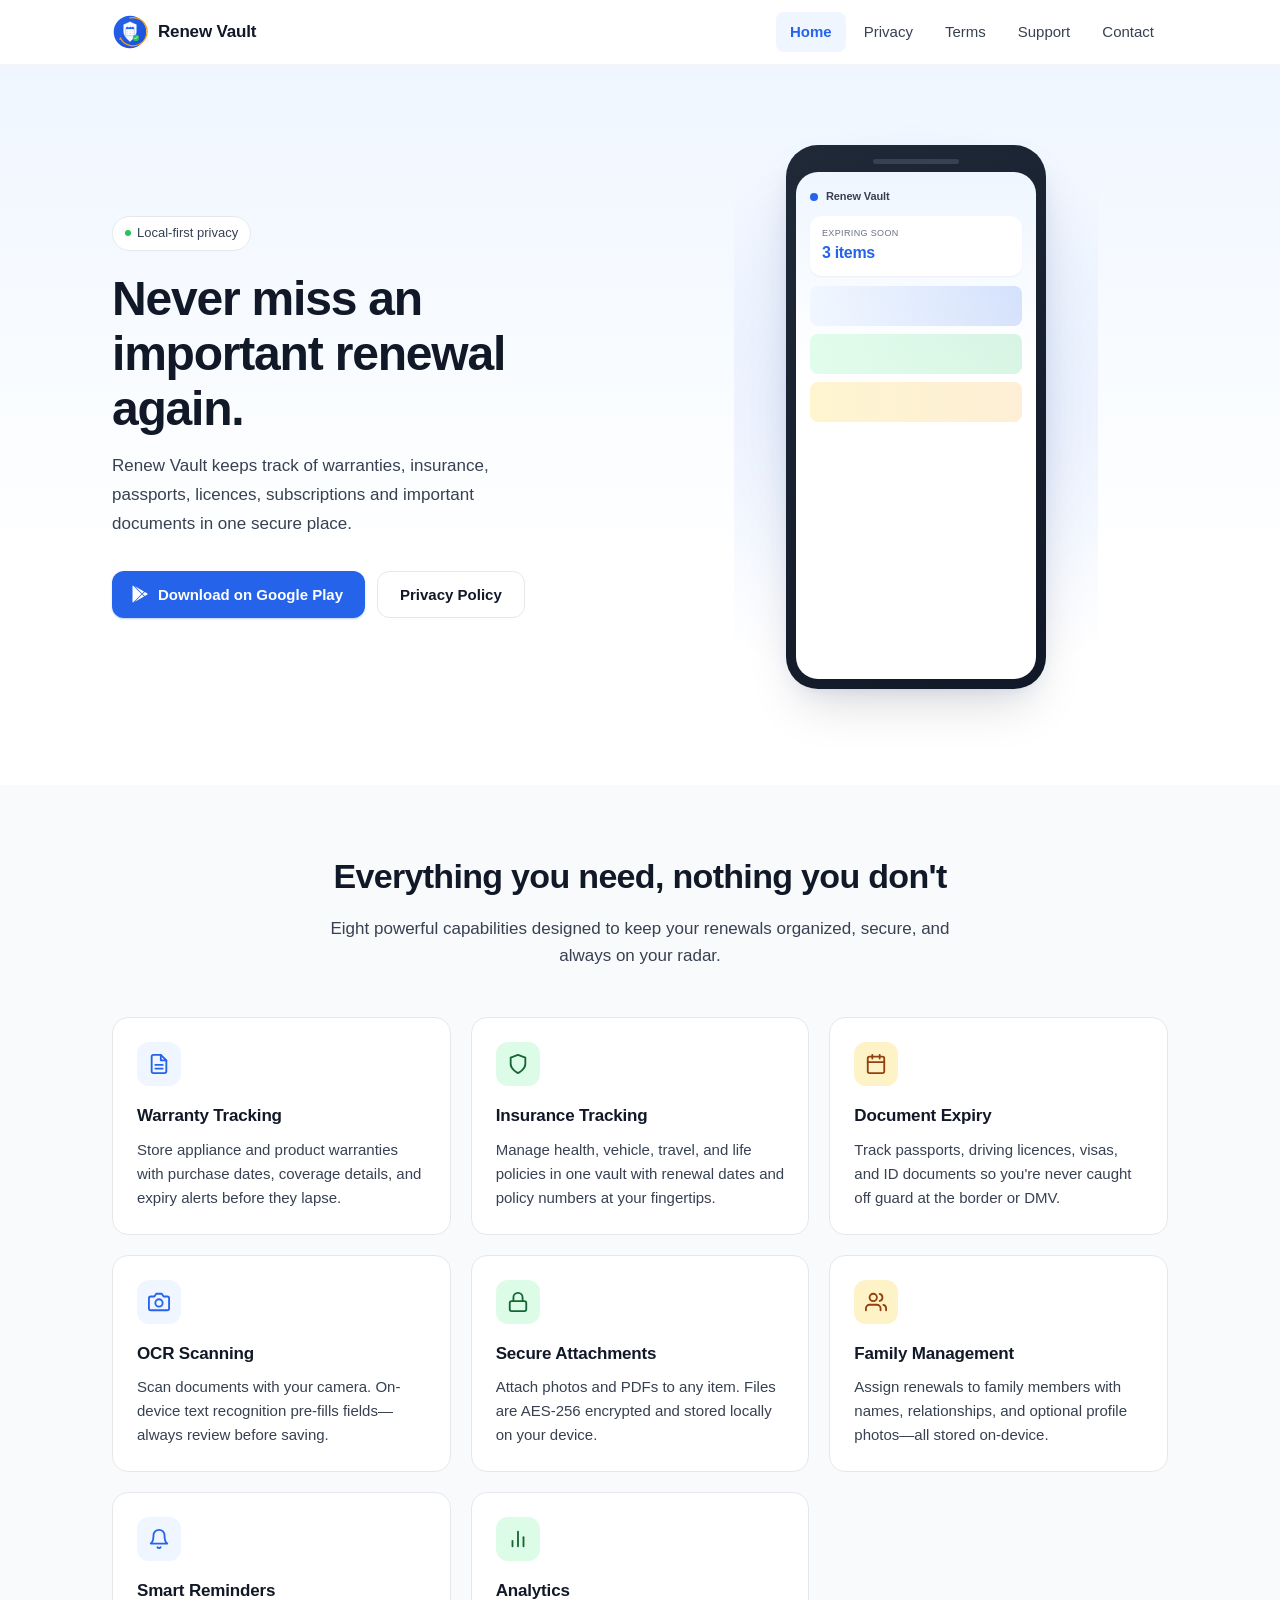
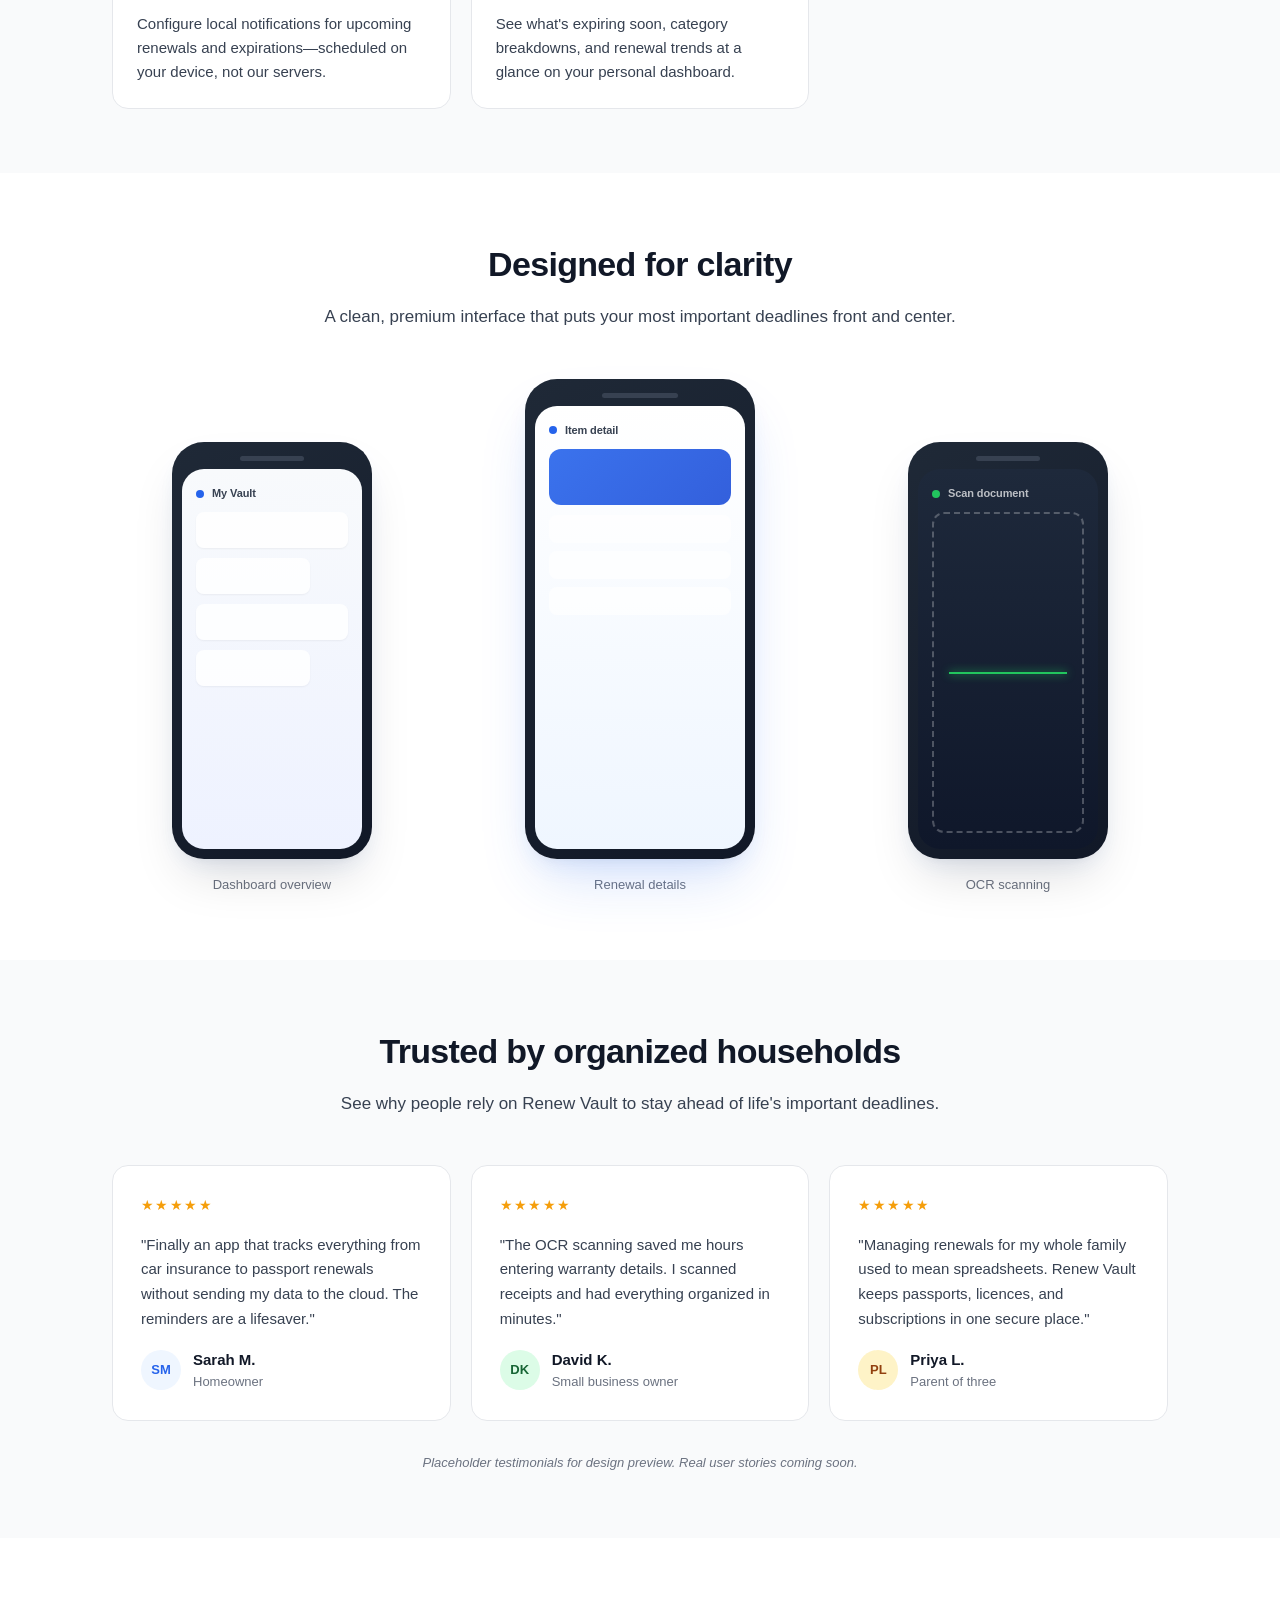
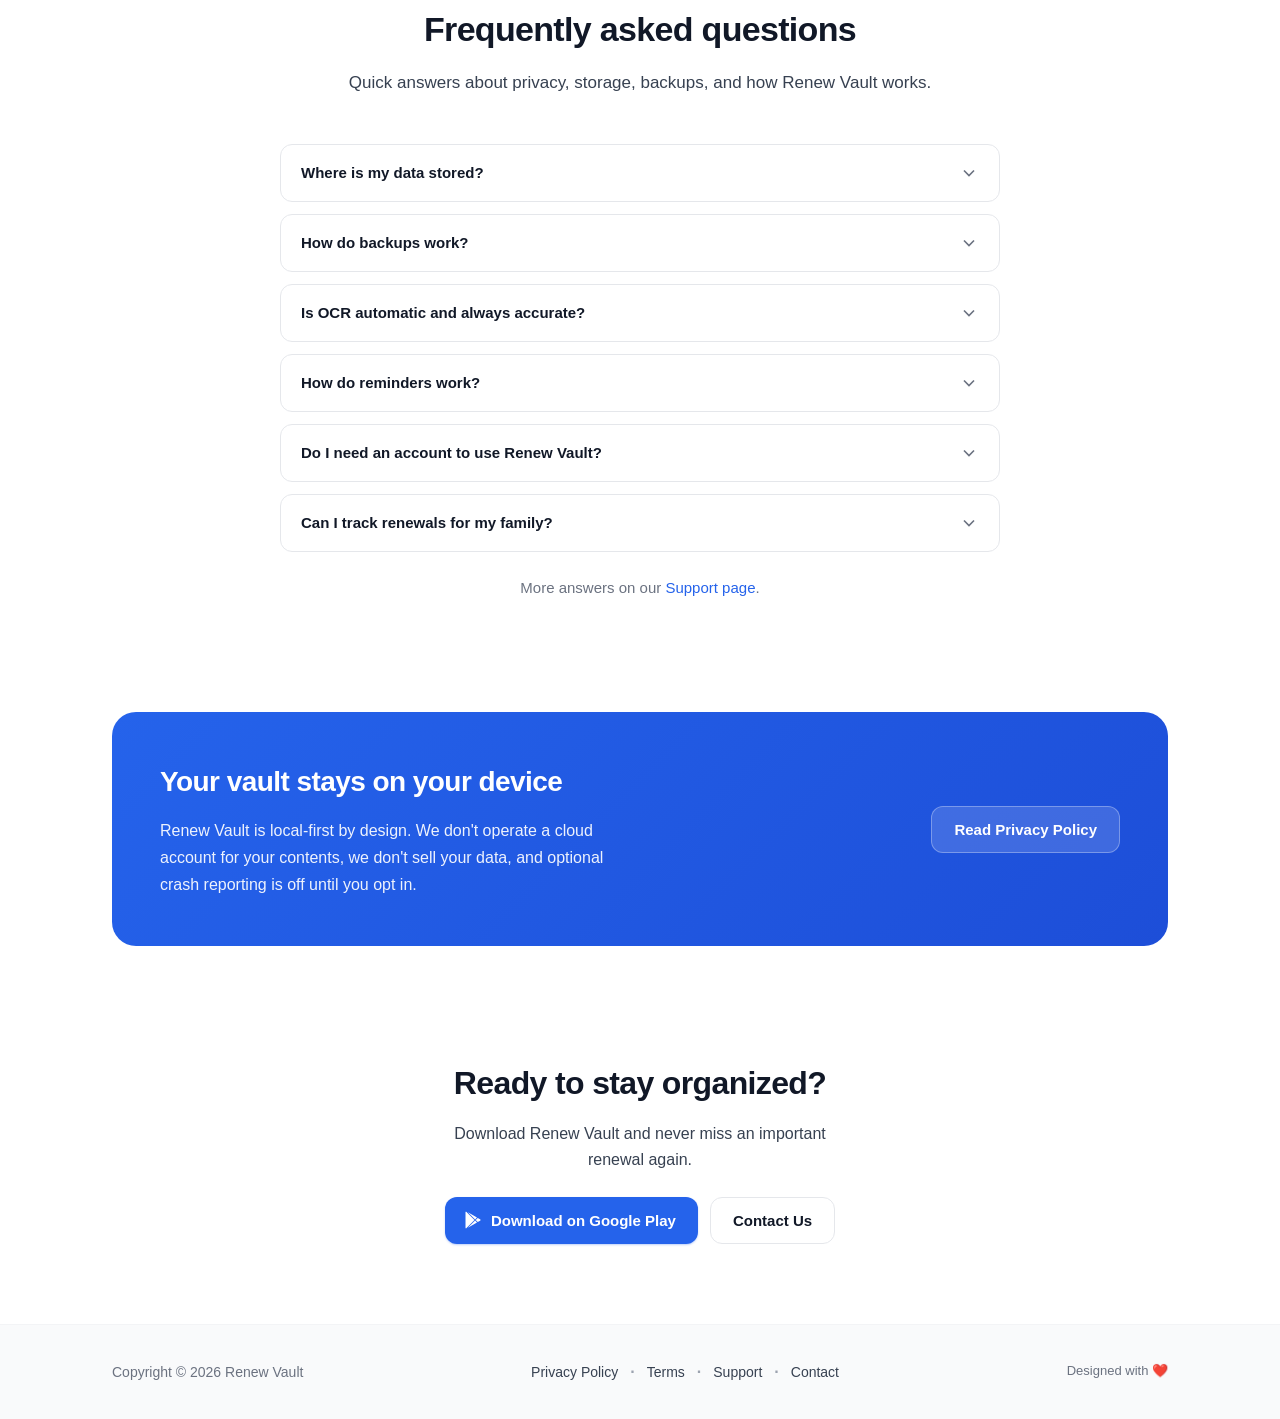
<file: docs/index.html>
<!DOCTYPE html>
<html lang="en">
<head>
  <meta charset="UTF-8">
  <meta name="viewport" content="width=device-width, initial-scale=1.0">
  <meta name="description" content="Renew Vault — Never miss an important renewal again. Track warranties, insurance, passports, licences, subscriptions and documents in one secure place.">
  <meta name="keywords" content="Renew Vault, renewal tracker, warranty tracker, insurance expiry, passport reminder, document vault, local-first, Android app, com.renewvault.app">
  <meta name="robots" content="index, follow">
  <meta name="author" content="Renew Vault">
  <link rel="canonical" href="https://jayanthrajiv1983.github.io/renew_vault/">
  <title>Renew Vault — Never miss an important renewal again.</title>
  <meta property="og:type" content="website">
  <meta property="og:site_name" content="Renew Vault">
  <meta property="og:title" content="Renew Vault — Never miss an important renewal again.">
  <meta property="og:description" content="Track warranties, insurance, passports, licences, subscriptions and documents in one secure, local-first vault.">
  <meta property="og:url" content="https://jayanthrajiv1983.github.io/renew_vault/">
  <meta property="og:image" content="https://jayanthrajiv1983.github.io/renew_vault/images/og-image.svg">
  <meta property="og:locale" content="en_US">
  <meta name="twitter:card" content="summary_large_image">
  <meta name="twitter:title" content="Renew Vault — Never miss an important renewal again.">
  <meta name="twitter:description" content="Track warranties, insurance, passports, licences, subscriptions and documents in one secure, local-first vault.">
  <meta name="twitter:image" content="https://jayanthrajiv1983.github.io/renew_vault/images/og-image.svg">
  <link rel="icon" href="assets/favicon.svg" type="image/svg+xml">
  <link rel="apple-touch-icon" href="images/renew_vault_logo.svg">
  <link rel="stylesheet" href="css/styles.css">
</head>
<body class="page">
  <!-- SHARED HEADER — keep identical across all website/*.html pages -->
  <header class="site-header">
    <div class="container header-inner">
      <a href="index.html" class="logo-link">
        <img src="images/renew_vault_logo.svg" alt="" width="36" height="36" aria-hidden="true">
        Renew Vault
      </a>
      <button class="nav-toggle" type="button" aria-expanded="false" aria-controls="site-nav" aria-label="Toggle navigation">
        <span class="nav-toggle-bar"></span>
        <span class="nav-toggle-bar"></span>
        <span class="nav-toggle-bar"></span>
      </button>
      <nav class="site-nav" id="site-nav" aria-label="Main navigation">
        <ul>
          <li><a href="index.html">Home</a></li>
          <li><a href="privacy-policy.html">Privacy</a></li>
          <li><a href="terms.html">Terms</a></li>
          <li><a href="support.html">Support</a></li>
          <li><a href="contact.html">Contact</a></li>
        </ul>
      </nav>
    </div>
  </header>

  <main>
    <section class="hero">
      <div class="container hero-grid">
        <div class="hero-content hero-animate">
          <div class="hero-badge">
            <span class="hero-badge-dot" aria-hidden="true"></span>
            Local-first privacy
          </div>
          <h1>Never miss an important renewal again.</h1>
          <p class="hero-description">
            Renew Vault keeps track of warranties, insurance, passports, licences, subscriptions and important documents in one secure place.
          </p>
          <div class="hero-actions">
            <!-- Placeholder: set href to https://play.google.com/store/apps/details?id=com.renewvault.app when listed -->
            <a href="#" class="btn btn-primary btn-play" data-package="com.renewvault.app" aria-label="Download Renew Vault on Google Play (com.renewvault.app)">
              <svg class="btn-icon" width="20" height="20" viewBox="0 0 24 24" fill="currentColor" aria-hidden="true">
                <path d="M3.609 1.814L13.792 12 3.61 22.186a1.003 1.003 0 0 1-.601-.92V2.734a1 1 0 0 1 .601-.92zm10.89 10.893l2.302 2.302-10.937 6.333 8.635-8.635zm3.199-3.198l2.807 1.626a1 1 0 0 1 0 1.73l-2.808 1.626L15.206 12l2.492-2.491zM5.864 2.658L16.802 8.99l-2.303 2.303-8.635-8.635z"/>
              </svg>
              Download on Google Play
            </a>
            <a href="privacy-policy.html" class="btn btn-secondary">Privacy Policy</a>
          </div>
        </div>
        <div class="hero-visual hero-animate hero-animate--delay">
          <div class="device-mockup device-mockup--hero">
            <div class="device-frame">
              <div class="device-notch" aria-hidden="true"></div>
              <div class="device-screen device-screen--dashboard">
                <div class="screen-header">
                  <span class="screen-dot"></span>
                  <span class="screen-title">Renew Vault</span>
                </div>
                <div class="screen-stat">
                  <span class="screen-stat-label">Expiring soon</span>
                  <span class="screen-stat-value">3 items</span>
                </div>
                <div class="screen-cards">
                  <div class="screen-card screen-card--blue"></div>
                  <div class="screen-card screen-card--green"></div>
                  <div class="screen-card screen-card--orange"></div>
                </div>
              </div>
            </div>
            <div class="hero-glow" aria-hidden="true"></div>
          </div>
        </div>
      </div>
    </section>

    <section class="section section-alt" id="features">
      <div class="container">
        <div class="section-header reveal">
          <h2>Everything you need, nothing you don't</h2>
          <p>Eight powerful capabilities designed to keep your renewals organized, secure, and always on your radar.</p>
        </div>
        <div class="features-grid">
          <article class="feature-card reveal">
            <div class="feature-icon feature-icon--blue" aria-hidden="true">
              <svg width="22" height="22" viewBox="0 0 24 24" fill="none" stroke="currentColor" stroke-width="2" stroke-linecap="round" stroke-linejoin="round"><path d="M14 2H6a2 2 0 0 0-2 2v16a2 2 0 0 0 2 2h12a2 2 0 0 0 2-2V8z"/><polyline points="14 2 14 8 20 8"/><line x1="16" y1="13" x2="8" y2="13"/><line x1="16" y1="17" x2="8" y2="17"/></svg>
            </div>
            <h3>Warranty Tracking</h3>
            <p>Store appliance and product warranties with purchase dates, coverage details, and expiry alerts before they lapse.</p>
          </article>
          <article class="feature-card reveal">
            <div class="feature-icon feature-icon--green" aria-hidden="true">
              <svg width="22" height="22" viewBox="0 0 24 24" fill="none" stroke="currentColor" stroke-width="2" stroke-linecap="round" stroke-linejoin="round"><path d="M12 22s8-4 8-10V5l-8-3-8 3v7c0 6 8 10 8 10z"/></svg>
            </div>
            <h3>Insurance Tracking</h3>
            <p>Manage health, vehicle, travel, and life policies in one vault with renewal dates and policy numbers at your fingertips.</p>
          </article>
          <article class="feature-card reveal">
            <div class="feature-icon feature-icon--orange" aria-hidden="true">
              <svg width="22" height="22" viewBox="0 0 24 24" fill="none" stroke="currentColor" stroke-width="2" stroke-linecap="round" stroke-linejoin="round"><rect x="3" y="4" width="18" height="18" rx="2" ry="2"/><line x1="16" y1="2" x2="16" y2="6"/><line x1="8" y1="2" x2="8" y2="6"/><line x1="3" y1="10" x2="21" y2="10"/></svg>
            </div>
            <h3>Document Expiry</h3>
            <p>Track passports, driving licences, visas, and ID documents so you're never caught off guard at the border or DMV.</p>
          </article>
          <article class="feature-card reveal">
            <div class="feature-icon feature-icon--blue" aria-hidden="true">
              <svg width="22" height="22" viewBox="0 0 24 24" fill="none" stroke="currentColor" stroke-width="2" stroke-linecap="round" stroke-linejoin="round"><path d="M23 19a2 2 0 0 1-2 2H3a2 2 0 0 1-2-2V8a2 2 0 0 1 2-2h4l2-3h6l2 3h4a2 2 0 0 1 2 2z"/><circle cx="12" cy="13" r="4"/></svg>
            </div>
            <h3>OCR Scanning</h3>
            <p>Scan documents with your camera. On-device text recognition pre-fills fields—always review before saving.</p>
          </article>
          <article class="feature-card reveal">
            <div class="feature-icon feature-icon--green" aria-hidden="true">
              <svg width="22" height="22" viewBox="0 0 24 24" fill="none" stroke="currentColor" stroke-width="2" stroke-linecap="round" stroke-linejoin="round"><rect x="3" y="11" width="18" height="11" rx="2" ry="2"/><path d="M7 11V7a5 5 0 0 1 10 0v4"/></svg>
            </div>
            <h3>Secure Attachments</h3>
            <p>Attach photos and PDFs to any item. Files are AES-256 encrypted and stored locally on your device.</p>
          </article>
          <article class="feature-card reveal">
            <div class="feature-icon feature-icon--orange" aria-hidden="true">
              <svg width="22" height="22" viewBox="0 0 24 24" fill="none" stroke="currentColor" stroke-width="2" stroke-linecap="round" stroke-linejoin="round"><path d="M17 21v-2a4 4 0 0 0-4-4H5a4 4 0 0 0-4 4v2"/><circle cx="9" cy="7" r="4"/><path d="M23 21v-2a4 4 0 0 0-3-3.87"/><path d="M16 3.13a4 4 0 0 1 0 7.75"/></svg>
            </div>
            <h3>Family Management</h3>
            <p>Assign renewals to family members with names, relationships, and optional profile photos—all stored on-device.</p>
          </article>
          <article class="feature-card reveal">
            <div class="feature-icon feature-icon--blue" aria-hidden="true">
              <svg width="22" height="22" viewBox="0 0 24 24" fill="none" stroke="currentColor" stroke-width="2" stroke-linecap="round" stroke-linejoin="round"><path d="M18 8A6 6 0 0 0 6 8c0 7-3 9-3 9h18s-3-2-3-9"/><path d="M13.73 21a2 2 0 0 1-3.46 0"/></svg>
            </div>
            <h3>Smart Reminders</h3>
            <p>Configure local notifications for upcoming renewals and expirations—scheduled on your device, not our servers.</p>
          </article>
          <article class="feature-card reveal">
            <div class="feature-icon feature-icon--green" aria-hidden="true">
              <svg width="22" height="22" viewBox="0 0 24 24" fill="none" stroke="currentColor" stroke-width="2" stroke-linecap="round" stroke-linejoin="round"><line x1="18" y1="20" x2="18" y2="10"/><line x1="12" y1="20" x2="12" y2="4"/><line x1="6" y1="20" x2="6" y2="14"/></svg>
            </div>
            <h3>Analytics</h3>
            <p>See what's expiring soon, category breakdowns, and renewal trends at a glance on your personal dashboard.</p>
          </article>
        </div>
      </div>
    </section>

    <section class="section" id="screenshots">
      <div class="container">
        <div class="section-header reveal">
          <h2>Designed for clarity</h2>
          <p>A clean, premium interface that puts your most important deadlines front and center.</p>
        </div>
        <div class="screenshots-showcase reveal">
          <div class="device-mockup device-mockup--showcase">
            <div class="device-frame">
              <div class="device-notch" aria-hidden="true"></div>
              <div class="device-screen device-screen--list">
                <div class="screen-header">
                  <span class="screen-dot"></span>
                  <span class="screen-title">My Vault</span>
                </div>
                <div class="screen-list-item"></div>
                <div class="screen-list-item screen-list-item--short"></div>
                <div class="screen-list-item"></div>
                <div class="screen-list-item screen-list-item--short"></div>
              </div>
            </div>
            <p class="mockup-caption">Dashboard overview</p>
          </div>
          <div class="device-mockup device-mockup--showcase device-mockup--featured">
            <div class="device-frame">
              <div class="device-notch" aria-hidden="true"></div>
              <div class="device-screen device-screen--detail">
                <div class="screen-header">
                  <span class="screen-dot"></span>
                  <span class="screen-title">Item detail</span>
                </div>
                <div class="screen-detail-block"></div>
                <div class="screen-detail-rows">
                  <div class="screen-detail-row"></div>
                  <div class="screen-detail-row"></div>
                  <div class="screen-detail-row"></div>
                </div>
              </div>
            </div>
            <p class="mockup-caption">Renewal details</p>
          </div>
          <div class="device-mockup device-mockup--showcase">
            <div class="device-frame">
              <div class="device-notch" aria-hidden="true"></div>
              <div class="device-screen device-screen--scan">
                <div class="screen-header">
                  <span class="screen-dot"></span>
                  <span class="screen-title">Scan document</span>
                </div>
                <div class="screen-scan-frame">
                  <div class="screen-scan-line" aria-hidden="true"></div>
                </div>
              </div>
            </div>
            <p class="mockup-caption">OCR scanning</p>
          </div>
        </div>
      </div>
    </section>

    <section class="section section-alt" id="testimonials">
      <div class="container">
        <div class="section-header reveal">
          <h2>Trusted by organized households</h2>
          <p>See why people rely on Renew Vault to stay ahead of life's important deadlines.</p>
        </div>
        <div class="testimonials-grid">
          <blockquote class="testimonial-card reveal">
            <div class="testimonial-stars" aria-label="5 out of 5 stars">
              <span aria-hidden="true">★★★★★</span>
            </div>
            <p class="testimonial-quote">"Finally an app that tracks everything from car insurance to passport renewals without sending my data to the cloud. The reminders are a lifesaver."</p>
            <footer class="testimonial-author">
              <div class="testimonial-avatar" aria-hidden="true">SM</div>
              <div>
                <cite class="testimonial-name">Sarah M.</cite>
                <span class="testimonial-role">Homeowner</span>
              </div>
            </footer>
          </blockquote>
          <blockquote class="testimonial-card reveal">
            <div class="testimonial-stars" aria-label="5 out of 5 stars">
              <span aria-hidden="true">★★★★★</span>
            </div>
            <p class="testimonial-quote">"The OCR scanning saved me hours entering warranty details. I scanned receipts and had everything organized in minutes."</p>
            <footer class="testimonial-author">
              <div class="testimonial-avatar testimonial-avatar--green" aria-hidden="true">DK</div>
              <div>
                <cite class="testimonial-name">David K.</cite>
                <span class="testimonial-role">Small business owner</span>
              </div>
            </footer>
          </blockquote>
          <blockquote class="testimonial-card reveal">
            <div class="testimonial-stars" aria-label="5 out of 5 stars">
              <span aria-hidden="true">★★★★★</span>
            </div>
            <p class="testimonial-quote">"Managing renewals for my whole family used to mean spreadsheets. Renew Vault keeps passports, licences, and subscriptions in one secure place."</p>
            <footer class="testimonial-author">
              <div class="testimonial-avatar testimonial-avatar--orange" aria-hidden="true">PL</div>
              <div>
                <cite class="testimonial-name">Priya L.</cite>
                <span class="testimonial-role">Parent of three</span>
              </div>
            </footer>
          </blockquote>
        </div>
        <p class="testimonials-disclaimer reveal">Placeholder testimonials for design preview. Real user stories coming soon.</p>
      </div>
    </section>

    <section class="section" id="faq">
      <div class="container">
        <div class="section-header reveal">
          <h2>Frequently asked questions</h2>
          <p>Quick answers about privacy, storage, backups, and how Renew Vault works.</p>
        </div>
        <div class="faq-accordion reveal">
          <div class="faq-accordion-item">
            <button class="faq-accordion-trigger" type="button" aria-expanded="false" aria-controls="faq-panel-1" id="faq-trigger-1">
              <span>Where is my data stored?</span>
              <svg class="faq-accordion-icon" width="20" height="20" viewBox="0 0 24 24" fill="none" stroke="currentColor" stroke-width="2" aria-hidden="true"><polyline points="6 9 12 15 18 9"/></svg>
            </button>
            <div class="faq-accordion-panel" id="faq-panel-1" role="region" aria-labelledby="faq-trigger-1" hidden>
              <p>Your vault data is stored <strong>locally on your device</strong> in encrypted form by default. Renew Vault does not sync your items to our servers. Optional Google Drive backup uploads encrypted <code>.rvbackup</code> files only when <strong>you</strong> initiate a backup.</p>
            </div>
          </div>
          <div class="faq-accordion-item">
            <button class="faq-accordion-trigger" type="button" aria-expanded="false" aria-controls="faq-panel-2" id="faq-trigger-2">
              <span>How do backups work?</span>
              <svg class="faq-accordion-icon" width="20" height="20" viewBox="0 0 24 24" fill="none" stroke="currentColor" stroke-width="2" aria-hidden="true"><polyline points="6 9 12 15 18 9"/></svg>
            </button>
            <div class="faq-accordion-panel" id="faq-panel-2" role="region" aria-labelledby="faq-trigger-2" hidden>
              <p>You can export an encrypted <code>.rvbackup</code> file to your device or share it through apps you choose. You can also back up to a <strong>"Renew Vault Backups"</strong> folder in <strong>your</strong> Google Drive account. Backups are user-initiated—they never upload automatically.</p>
            </div>
          </div>
          <div class="faq-accordion-item">
            <button class="faq-accordion-trigger" type="button" aria-expanded="false" aria-controls="faq-panel-3" id="faq-trigger-3">
              <span>Is OCR automatic and always accurate?</span>
              <svg class="faq-accordion-icon" width="20" height="20" viewBox="0 0 24 24" fill="none" stroke="currentColor" stroke-width="2" aria-hidden="true"><polyline points="6 9 12 15 18 9"/></svg>
            </button>
            <div class="faq-accordion-panel" id="faq-panel-3" role="region" aria-labelledby="faq-trigger-3" hidden>
              <p>OCR runs <strong>on your device</strong> to help pre-fill fields from a photo or image. It is an assistive feature—always <strong>review and edit</strong> extracted text before saving. Raw OCR text is not stored; only the fields you confirm are saved.</p>
            </div>
          </div>
          <div class="faq-accordion-item">
            <button class="faq-accordion-trigger" type="button" aria-expanded="false" aria-controls="faq-panel-4" id="faq-trigger-4">
              <span>How do reminders work?</span>
              <svg class="faq-accordion-icon" width="20" height="20" viewBox="0 0 24 24" fill="none" stroke="currentColor" stroke-width="2" aria-hidden="true"><polyline points="6 9 12 15 18 9"/></svg>
            </button>
            <div class="faq-accordion-panel" id="faq-panel-4" role="region" aria-labelledby="faq-trigger-4" hidden>
              <p>Renew Vault schedules <strong>local notifications</strong> on your device based on the renewal dates and reminder settings you configure. Reminders are not sent from our servers. Enable notifications for Renew Vault in both the app and your device system settings.</p>
            </div>
          </div>
          <div class="faq-accordion-item">
            <button class="faq-accordion-trigger" type="button" aria-expanded="false" aria-controls="faq-panel-5" id="faq-trigger-5">
              <span>Do I need an account to use Renew Vault?</span>
              <svg class="faq-accordion-icon" width="20" height="20" viewBox="0 0 24 24" fill="none" stroke="currentColor" stroke-width="2" aria-hidden="true"><polyline points="6 9 12 15 18 9"/></svg>
            </button>
            <div class="faq-accordion-panel" id="faq-panel-5" role="region" aria-labelledby="faq-trigger-5" hidden>
              <p>No. You can use the core app without creating an account with us. Google Sign-In is used <strong>only</strong> if you choose optional Google Drive backup or restore.</p>
            </div>
          </div>
          <div class="faq-accordion-item">
            <button class="faq-accordion-trigger" type="button" aria-expanded="false" aria-controls="faq-panel-6" id="faq-trigger-6">
              <span>Can I track renewals for my family?</span>
              <svg class="faq-accordion-icon" width="20" height="20" viewBox="0 0 24 24" fill="none" stroke="currentColor" stroke-width="2" aria-hidden="true"><polyline points="6 9 12 15 18 9"/></svg>
            </button>
            <div class="faq-accordion-panel" id="faq-panel-6" role="region" aria-labelledby="faq-trigger-6" hidden>
              <p>Yes. Add family members in the app and assign items to them. Family names, relationships, and optional profile photos are stored locally on your device.</p>
            </div>
          </div>
        </div>
        <p class="faq-more reveal">More answers on our <a href="support.html">Support page</a>.</p>
      </div>
    </section>

    <section class="privacy-banner">
      <div class="container reveal">
        <div class="privacy-inner">
          <div>
            <h2>Your vault stays on your device</h2>
            <p>Renew Vault is local-first by design. We don't operate a cloud account for your contents, we don't sell your data, and optional crash reporting is off until you opt in.</p>
          </div>
          <a href="privacy-policy.html" class="btn btn-secondary">Read Privacy Policy</a>
        </div>
      </div>
    </section>

    <section class="cta-section">
      <div class="container reveal">
        <h2>Ready to stay organized?</h2>
        <p>Download Renew Vault and never miss an important renewal again.</p>
        <div class="cta-actions">
          <!-- Placeholder: set href to https://play.google.com/store/apps/details?id=com.renewvault.app when listed -->
          <a href="#" class="btn btn-primary btn-play" data-package="com.renewvault.app" aria-label="Download Renew Vault on Google Play (com.renewvault.app)">
            <svg class="btn-icon" width="20" height="20" viewBox="0 0 24 24" fill="currentColor" aria-hidden="true">
              <path d="M3.609 1.814L13.792 12 3.61 22.186a1.003 1.003 0 0 1-.601-.92V2.734a1 1 0 0 1 .601-.92zm10.89 10.893l2.302 2.302-10.937 6.333 8.635-8.635zm3.199-3.198l2.807 1.626a1 1 0 0 1 0 1.73l-2.808 1.626L15.206 12l2.492-2.491zM5.864 2.658L16.802 8.99l-2.303 2.303-8.635-8.635z"/>
            </svg>
            Download on Google Play
          </a>
          <a href="contact.html" class="btn btn-secondary">Contact Us</a>
        </div>
      </div>
    </section>
  </main>

  <!-- SHARED FOOTER — keep identical across all website/*.html pages -->
  <footer class="site-footer">
    <div class="container">
      <div class="footer-inner">
        <p class="footer-copyright">Copyright &copy; <span id="footer-year">2026</span> Renew Vault</p>
        <nav class="footer-nav" aria-label="Footer navigation">
          <ul>
            <li><a href="privacy-policy.html">Privacy Policy</a></li>
            <li><a href="terms.html">Terms</a></li>
            <li><a href="support.html">Support</a></li>
            <li><a href="contact.html">Contact</a></li>
          </ul>
        </nav>
        <p class="footer-designed">Designed with ❤️</p>
      </div>
    </div>
  </footer>

  <script src="js/main.js"></script>
</body>
</html>
</file>
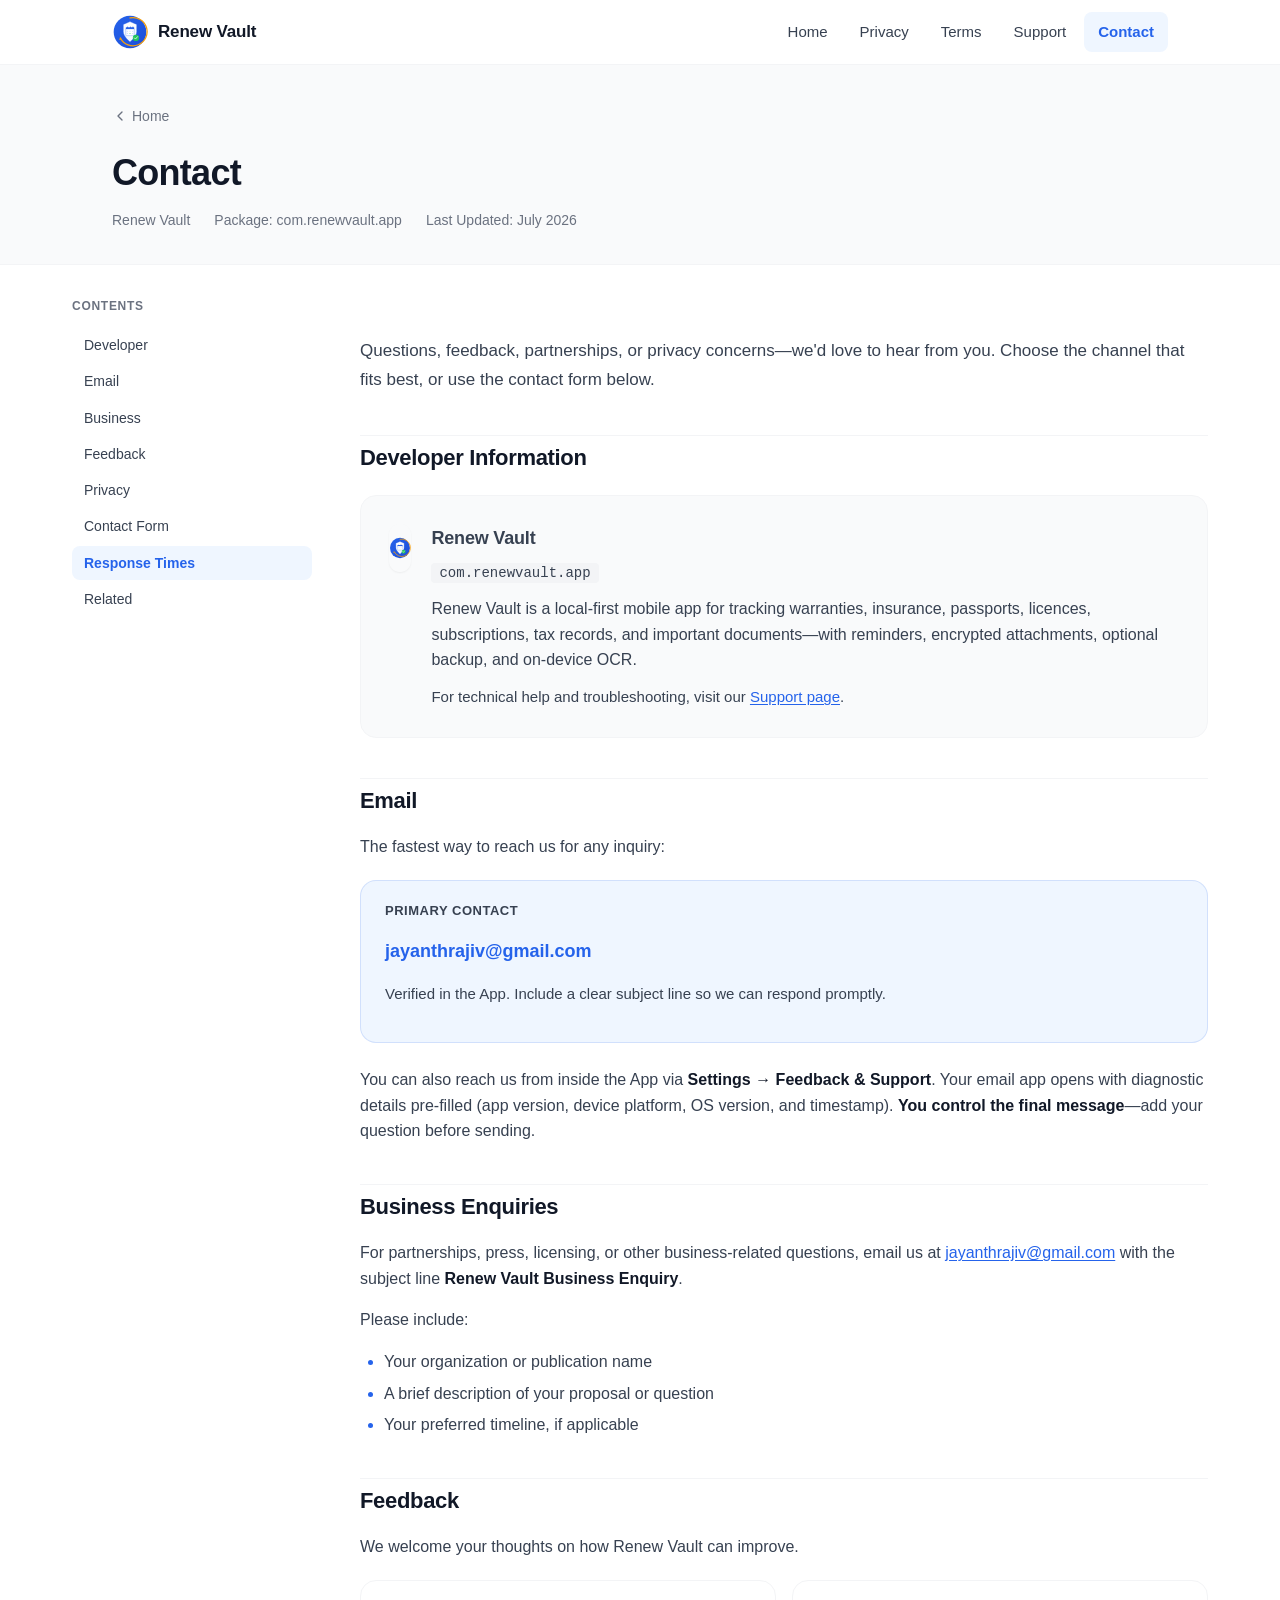
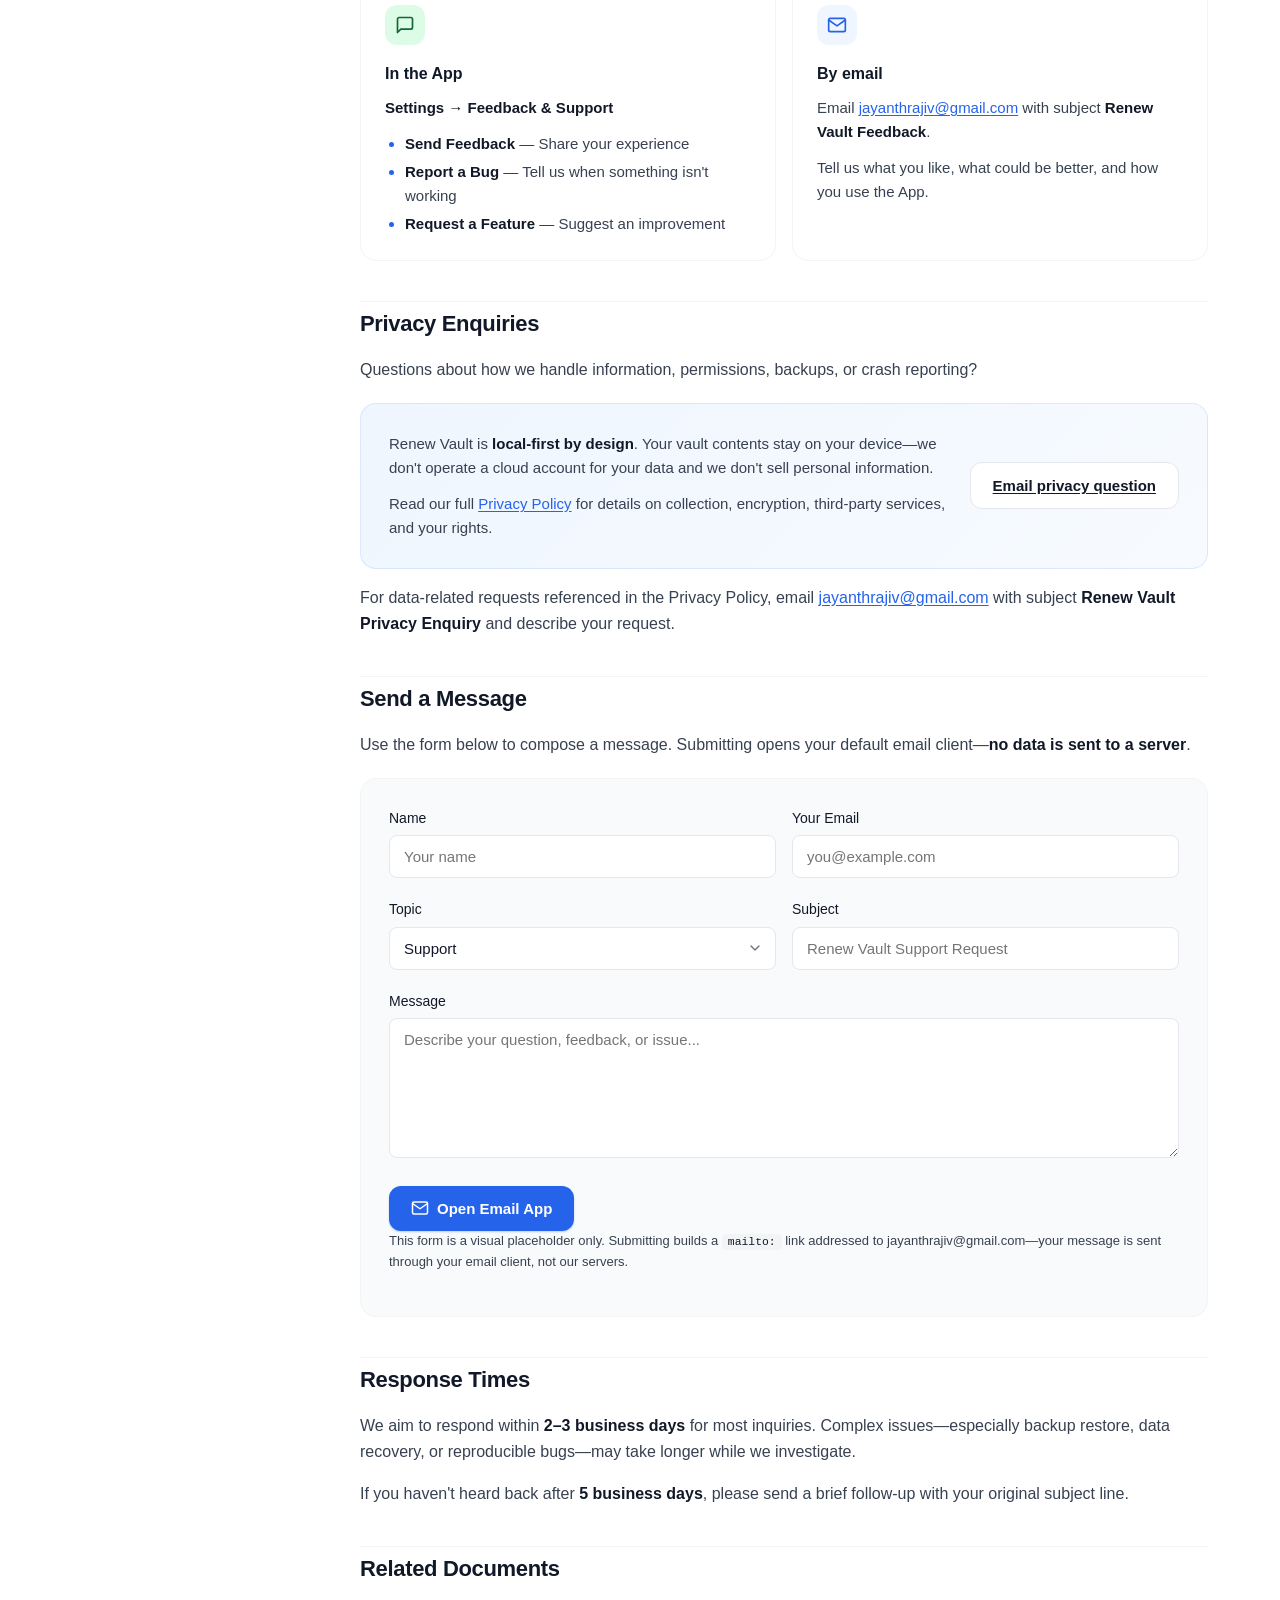
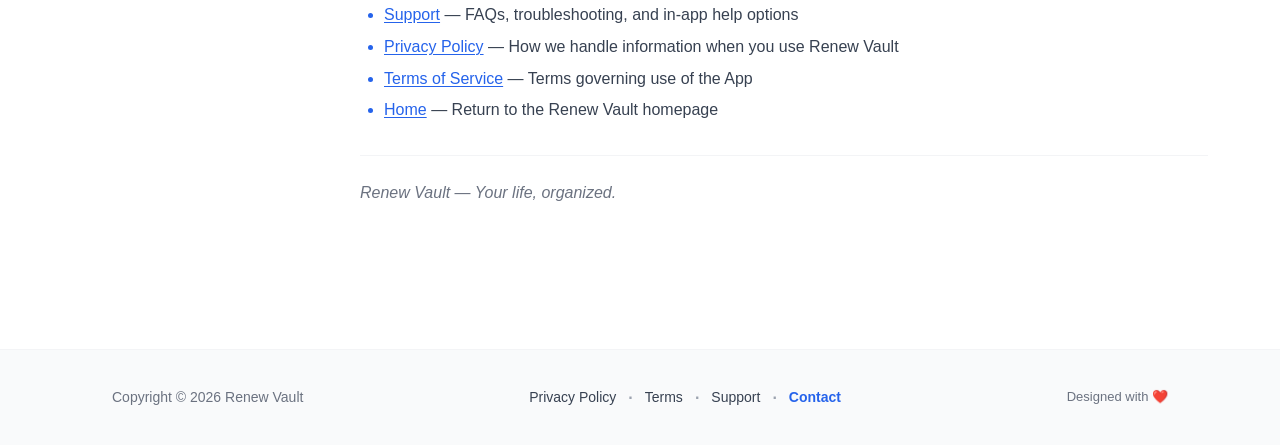
<file: docs/contact.html>
<!DOCTYPE html>
<html lang="en">
<head>
  <meta charset="UTF-8">
  <meta name="viewport" content="width=device-width, initial-scale=1.0">
  <meta name="description" content="Contact Renew Vault — developer information, support email, business enquiries, feedback, and privacy questions. Email jayanthrajiv@gmail.com.">
  <meta name="keywords" content="Contact Renew Vault, support email, developer, com.renewvault.app">
  <meta name="robots" content="index, follow">
  <meta name="author" content="Renew Vault">
  <link rel="canonical" href="https://jayanthrajiv1983.github.io/renew_vault/contact.html">
  <title>Contact — Renew Vault</title>
  <meta property="og:type" content="website">
  <meta property="og:site_name" content="Renew Vault">
  <meta property="og:title" content="Contact — Renew Vault">
  <meta property="og:description" content="Get in touch with the Renew Vault team — support, feedback, business enquiries, and privacy questions.">
  <meta property="og:url" content="https://jayanthrajiv1983.github.io/renew_vault/contact.html">
  <meta property="og:image" content="https://jayanthrajiv1983.github.io/renew_vault/images/og-image.svg">
  <meta property="og:locale" content="en_US">
  <meta name="twitter:card" content="summary_large_image">
  <meta name="twitter:title" content="Contact — Renew Vault">
  <meta name="twitter:description" content="Get in touch with the Renew Vault team — support, feedback, business enquiries, and privacy questions.">
  <meta name="twitter:image" content="https://jayanthrajiv1983.github.io/renew_vault/images/og-image.svg">
  <link rel="icon" href="assets/favicon.svg" type="image/svg+xml">
  <link rel="apple-touch-icon" href="images/renew_vault_logo.svg">
  <link rel="stylesheet" href="css/styles.css">
</head>
<body class="page page--contact">
  <!-- SHARED HEADER — keep identical across all website/*.html pages -->
  <header class="site-header">
    <div class="container header-inner">
      <a href="index.html" class="logo-link">
        <img src="images/renew_vault_logo.svg" alt="" width="36" height="36" aria-hidden="true">
        Renew Vault
      </a>
      <button class="nav-toggle" type="button" aria-expanded="false" aria-controls="site-nav" aria-label="Toggle navigation">
        <span class="nav-toggle-bar"></span>
        <span class="nav-toggle-bar"></span>
        <span class="nav-toggle-bar"></span>
      </button>
      <nav class="site-nav" id="site-nav" aria-label="Main navigation">
        <ul>
          <li><a href="index.html">Home</a></li>
          <li><a href="privacy-policy.html">Privacy</a></li>
          <li><a href="terms.html">Terms</a></li>
          <li><a href="support.html">Support</a></li>
          <li><a href="contact.html">Contact</a></li>
        </ul>
      </nav>
    </div>
  </header>

  <main>
    <header class="page-header">
      <div class="container">
        <p class="page-back">
          <a href="index.html">
            <svg width="16" height="16" viewBox="0 0 24 24" fill="none" stroke="currentColor" stroke-width="2" stroke-linecap="round" stroke-linejoin="round" aria-hidden="true"><polyline points="15 18 9 12 15 6"/></svg>
            Home
          </a>
        </p>
        <h1>Contact</h1>
        <p class="page-meta">
          <span>Renew Vault</span>
          <span>Package: com.renewvault.app</span>
          <time datetime="2026-07">Last Updated: July 2026</time>
        </p>
      </div>
    </header>

    <section class="legal-page contact-page" aria-labelledby="contact-content-title">
      <div class="container legal-layout">
        <aside class="legal-toc" aria-label="Table of contents">
          <button
            class="legal-toc-toggle"
            type="button"
            aria-expanded="false"
            aria-controls="legal-toc-nav"
            id="legal-toc-toggle"
          >
            <span>On this page</span>
            <svg class="legal-toc-toggle-icon" width="20" height="20" viewBox="0 0 24 24" fill="none" stroke="currentColor" stroke-width="2" aria-hidden="true">
              <polyline points="6 9 12 15 18 9"/>
            </svg>
          </button>
          <nav class="legal-toc-nav" id="legal-toc-nav">
            <p class="legal-toc-heading">Contents</p>
            <ol class="legal-toc-list">
              <li><a href="#developer-information">Developer</a></li>
              <li><a href="#email">Email</a></li>
              <li><a href="#business-enquiries">Business</a></li>
              <li><a href="#feedback">Feedback</a></li>
              <li><a href="#privacy-enquiries">Privacy</a></li>
              <li><a href="#send-a-message">Contact Form</a></li>
              <li><a href="#response-times">Response Times</a></li>
              <li><a href="#related-documents">Related</a></li>
            </ol>
          </nav>
        </aside>

        <article class="legal-content content" id="contact-content">
          <h2 id="contact-content-title" class="sr-only">Contact content</h2>

          <p class="lead">Questions, feedback, partnerships, or privacy concerns—we'd love to hear from you. Choose the channel that fits best, or use the contact form below.</p>

          <h2 id="developer-information">Developer Information</h2>
          <div class="contact-dev-card reveal">
            <div class="contact-dev-logo">
              <img src="images/renew_vault_logo.svg" alt="Renew Vault app logo" width="48" height="48">
            </div>
            <div class="contact-dev-details">
              <p class="contact-dev-name">Renew Vault</p>
              <p class="contact-dev-package"><code>com.renewvault.app</code></p>
              <p>Renew Vault is a local-first mobile app for tracking warranties, insurance, passports, licences, subscriptions, tax records, and important documents—with reminders, encrypted attachments, optional backup, and on-device OCR.</p>
              <p class="contact-dev-note">For technical help and troubleshooting, visit our <a href="support.html">Support page</a>.</p>
            </div>
          </div>

          <h2 id="email">Email</h2>
          <p>The fastest way to reach us for any inquiry:</p>

          <div class="support-contact-card">
            <p class="support-contact-label">Primary contact</p>
            <p class="support-contact-email"><a href="mailto:jayanthrajiv@gmail.com">jayanthrajiv@gmail.com</a></p>
            <p class="support-contact-note">Verified in the App. Include a clear subject line so we can respond promptly.</p>
          </div>

          <p>You can also reach us from inside the App via <strong>Settings → Feedback &amp; Support</strong>. Your email app opens with diagnostic details pre-filled (app version, device platform, OS version, and timestamp). <strong>You control the final message</strong>—add your question before sending.</p>

          <h2 id="business-enquiries">Business Enquiries</h2>
          <p>For partnerships, press, licensing, or other business-related questions, email us at <a href="mailto:jayanthrajiv@gmail.com?subject=Renew%20Vault%20Business%20Enquiry">jayanthrajiv@gmail.com</a> with the subject line <strong>Renew Vault Business Enquiry</strong>.</p>
          <p>Please include:</p>
          <ul>
            <li>Your organization or publication name</li>
            <li>A brief description of your proposal or question</li>
            <li>Your preferred timeline, if applicable</li>
          </ul>

          <h2 id="feedback">Feedback</h2>
          <p>We welcome your thoughts on how Renew Vault can improve.</p>

          <div class="contact-channels">
            <div class="contact-channel-card">
              <div class="contact-channel-icon contact-channel-icon--green" aria-hidden="true">
                <svg width="20" height="20" viewBox="0 0 24 24" fill="none" stroke="currentColor" stroke-width="2" stroke-linecap="round" stroke-linejoin="round"><path d="M21 15a2 2 0 0 1-2 2H7l-4 4V5a2 2 0 0 1 2-2h14a2 2 0 0 1 2 2z"/></svg>
              </div>
              <h3>In the App</h3>
              <p><strong>Settings → Feedback &amp; Support</strong></p>
              <ul>
                <li><strong>Send Feedback</strong> — Share your experience</li>
                <li><strong>Report a Bug</strong> — Tell us when something isn't working</li>
                <li><strong>Request a Feature</strong> — Suggest an improvement</li>
              </ul>
            </div>
            <div class="contact-channel-card">
              <div class="contact-channel-icon contact-channel-icon--blue" aria-hidden="true">
                <svg width="20" height="20" viewBox="0 0 24 24" fill="none" stroke="currentColor" stroke-width="2" stroke-linecap="round" stroke-linejoin="round"><path d="M4 4h16c1.1 0 2 .9 2 2v12c0 1.1-.9 2-2 2H4c-1.1 0-2-.9-2-2V6c0-1.1.9-2 2-2z"/><polyline points="22,6 12,13 2,6"/></svg>
              </div>
              <h3>By email</h3>
              <p>Email <a href="mailto:jayanthrajiv@gmail.com?subject=Renew%20Vault%20Feedback">jayanthrajiv@gmail.com</a> with subject <strong>Renew Vault Feedback</strong>.</p>
              <p>Tell us what you like, what could be better, and how you use the App.</p>
            </div>
          </div>

          <h2 id="privacy-enquiries">Privacy Enquiries</h2>
          <p>Questions about how we handle information, permissions, backups, or crash reporting?</p>
          <div class="contact-privacy-banner">
            <div>
              <p>Renew Vault is <strong>local-first by design</strong>. Your vault contents stay on your device—we don't operate a cloud account for your data and we don't sell personal information.</p>
              <p>Read our full <a href="privacy-policy.html">Privacy Policy</a> for details on collection, encryption, third-party services, and your rights.</p>
            </div>
            <a href="mailto:jayanthrajiv@gmail.com?subject=Renew%20Vault%20Privacy%20Enquiry" class="btn btn-secondary">Email privacy question</a>
          </div>
          <p>For data-related requests referenced in the Privacy Policy, email <a href="mailto:jayanthrajiv@gmail.com?subject=Renew%20Vault%20Privacy%20Enquiry">jayanthrajiv@gmail.com</a> with subject <strong>Renew Vault Privacy Enquiry</strong> and describe your request.</p>

          <h2 id="send-a-message">Send a Message</h2>
          <p>Use the form below to compose a message. Submitting opens your default email client—<strong>no data is sent to a server</strong>.</p>

          <div class="contact-form-card contact-form-card--full">
            <form id="contact-form" action="mailto:jayanthrajiv@gmail.com" method="get" novalidate>
              <div class="contact-form-row">
                <div class="form-group">
                  <label for="name">Name</label>
                  <input type="text" id="name" name="name" autocomplete="name" required placeholder="Your name">
                </div>
                <div class="form-group">
                  <label for="email">Your Email</label>
                  <input type="email" id="email" name="email" autocomplete="email" required placeholder="you@example.com">
                </div>
              </div>
              <div class="contact-form-row">
                <div class="form-group">
                  <label for="topic">Topic</label>
                  <select id="topic" name="topic">
                    <option value="Support">Support</option>
                    <option value="Feedback">Feedback</option>
                    <option value="Business Enquiry">Business Enquiry</option>
                    <option value="Privacy Enquiry">Privacy Enquiry</option>
                    <option value="Bug Report">Bug Report</option>
                    <option value="Feature Request">Feature Request</option>
                    <option value="Other">Other</option>
                  </select>
                </div>
                <div class="form-group">
                  <label for="subject">Subject</label>
                  <input type="text" id="subject" name="subject" placeholder="Renew Vault Support Request">
                </div>
              </div>
              <div class="form-group">
                <label for="message">Message</label>
                <textarea id="message" name="message" required placeholder="Describe your question, feedback, or issue..."></textarea>
              </div>
              <button type="submit" class="btn btn-primary">
                <svg class="btn-icon" width="18" height="18" viewBox="0 0 24 24" fill="none" stroke="currentColor" stroke-width="2" stroke-linecap="round" stroke-linejoin="round" aria-hidden="true"><path d="M4 4h16c1.1 0 2 .9 2 2v12c0 1.1-.9 2-2 2H4c-1.1 0-2-.9-2-2V6c0-1.1.9-2 2-2z"/><polyline points="22,6 12,13 2,6"/></svg>
                Open Email App
              </button>
              <p class="form-note">This form is a visual placeholder only. Submitting builds a <code>mailto:</code> link addressed to jayanthrajiv@gmail.com—your message is sent through your email client, not our servers.</p>
            </form>
          </div>

          <h2 id="response-times">Response Times</h2>
          <p>We aim to respond within <strong>2–3 business days</strong> for most inquiries. Complex issues—especially backup restore, data recovery, or reproducible bugs—may take longer while we investigate.</p>
          <p>If you haven't heard back after <strong>5 business days</strong>, please send a brief follow-up with your original subject line.</p>

          <h2 id="related-documents">Related Documents</h2>
          <ul>
            <li><a href="support.html">Support</a> — FAQs, troubleshooting, and in-app help options</li>
            <li><a href="privacy-policy.html">Privacy Policy</a> — How we handle information when you use Renew Vault</li>
            <li><a href="terms.html">Terms of Service</a> — Terms governing use of the App</li>
            <li><a href="index.html">Home</a> — Return to the Renew Vault homepage</li>
          </ul>

          <p class="tagline"><em>Renew Vault — Your life, organized.</em></p>
        </article>
      </div>
    </section>
  </main>

  <!-- SHARED FOOTER — keep identical across all website/*.html pages -->
  <footer class="site-footer">
    <div class="container">
      <div class="footer-inner">
        <p class="footer-copyright">Copyright &copy; <span id="footer-year">2026</span> Renew Vault</p>
        <nav class="footer-nav" aria-label="Footer navigation">
          <ul>
            <li><a href="privacy-policy.html">Privacy Policy</a></li>
            <li><a href="terms.html">Terms</a></li>
            <li><a href="support.html">Support</a></li>
            <li><a href="contact.html">Contact</a></li>
          </ul>
        </nav>
        <p class="footer-designed">Designed with ❤️</p>
      </div>
    </div>
  </footer>

  <script src="js/main.js"></script>
</body>
</html>
</file>
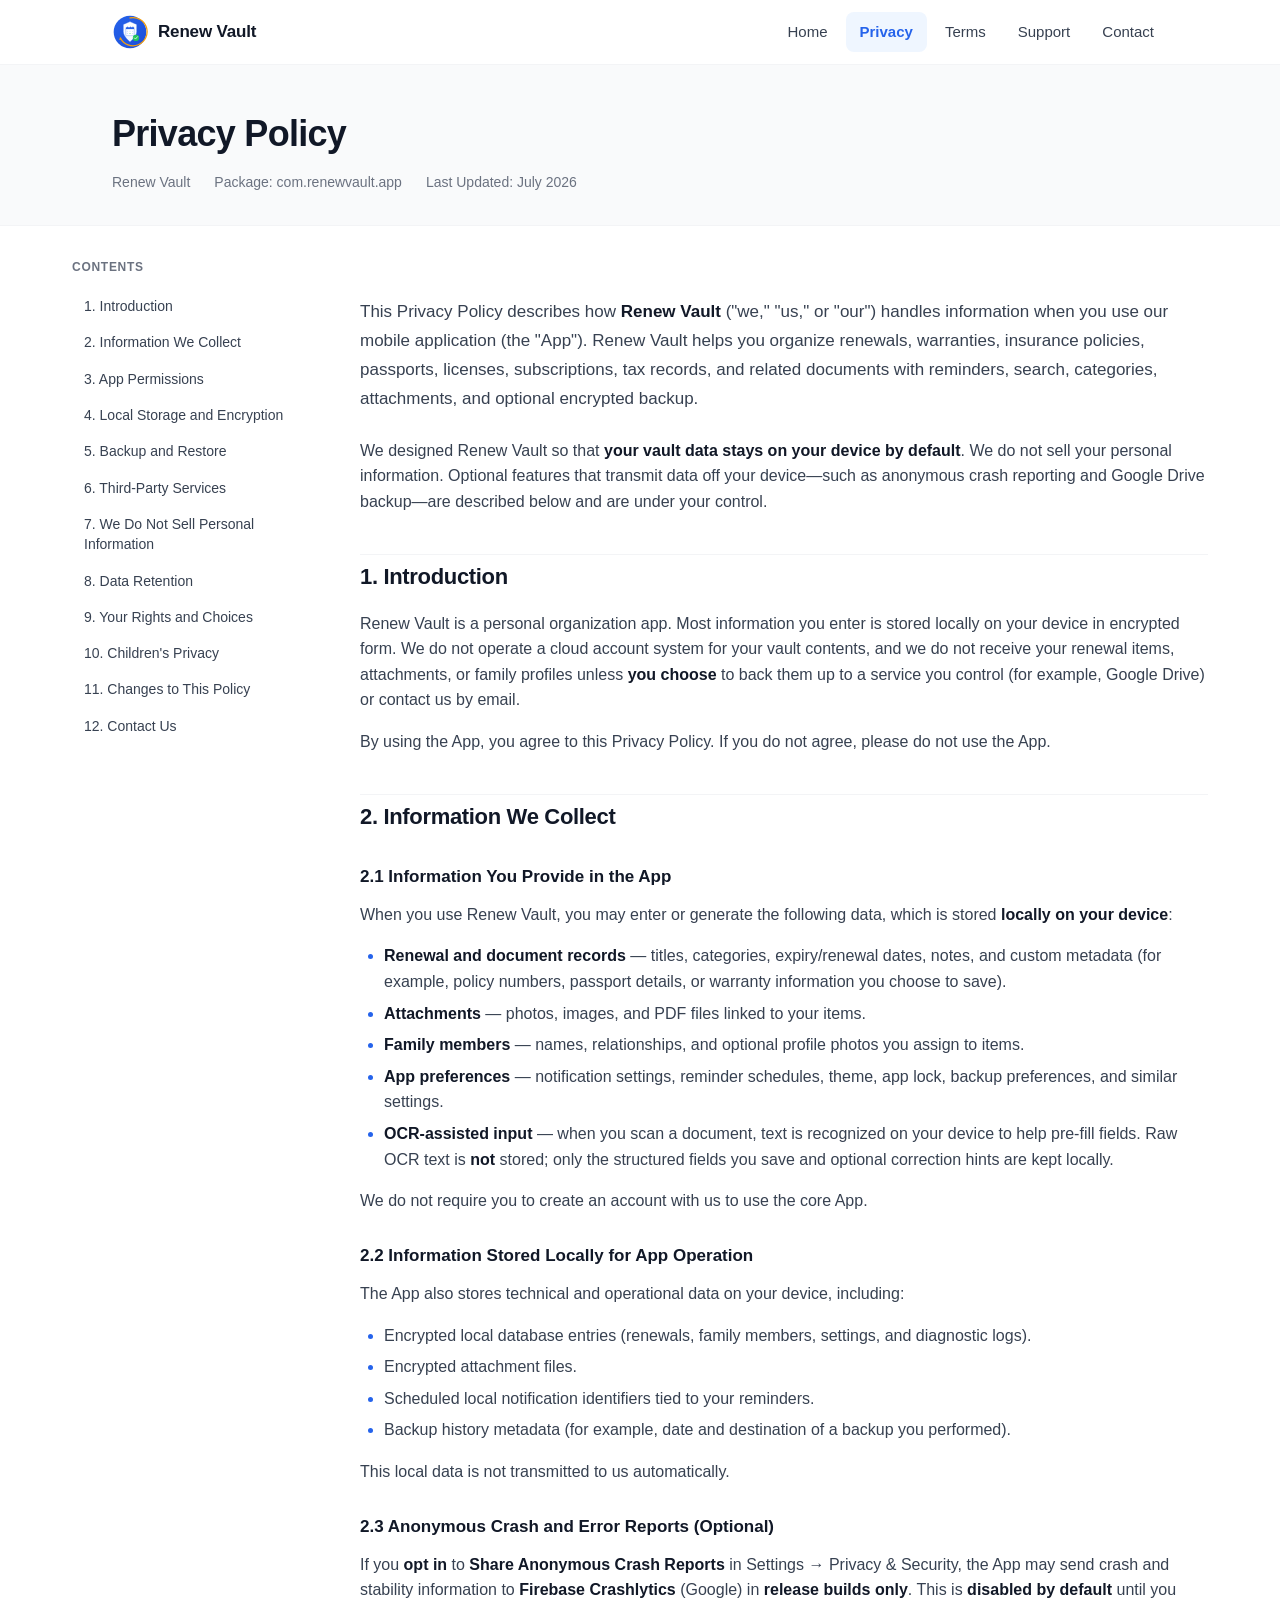
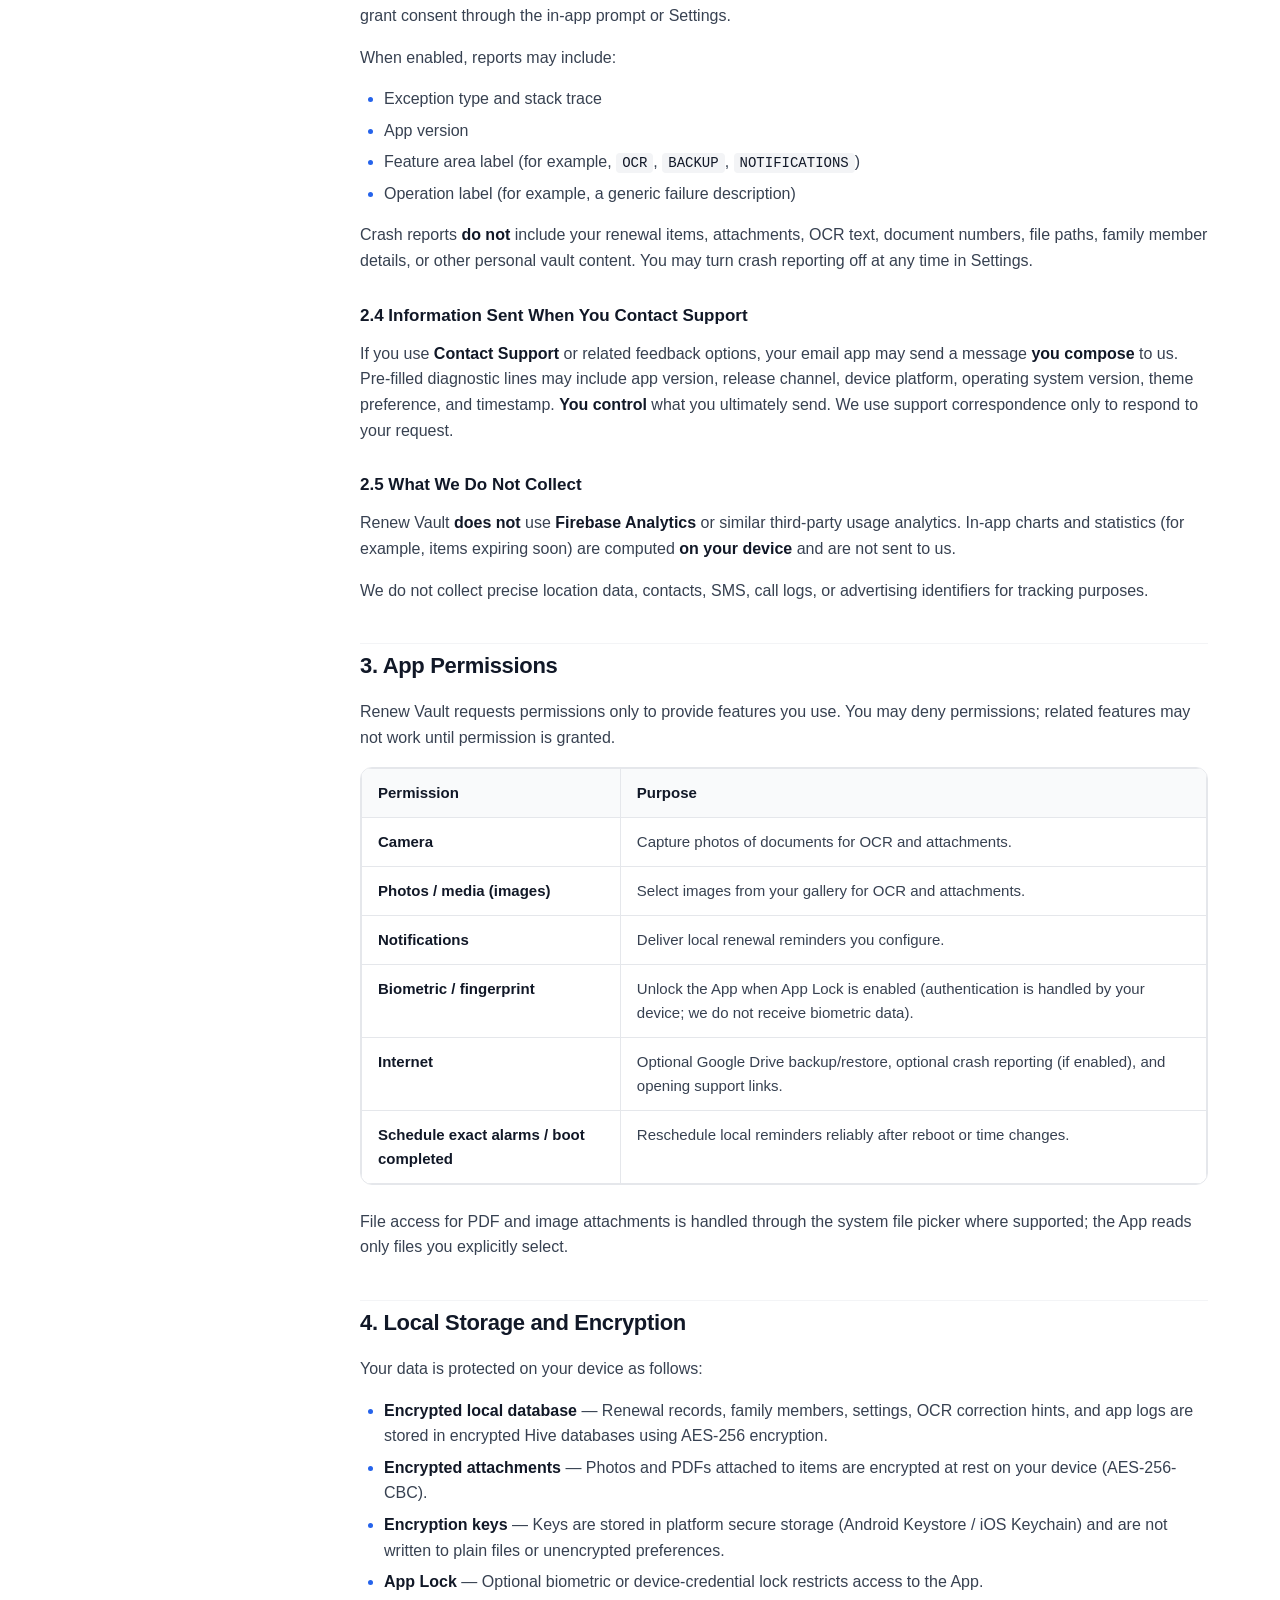
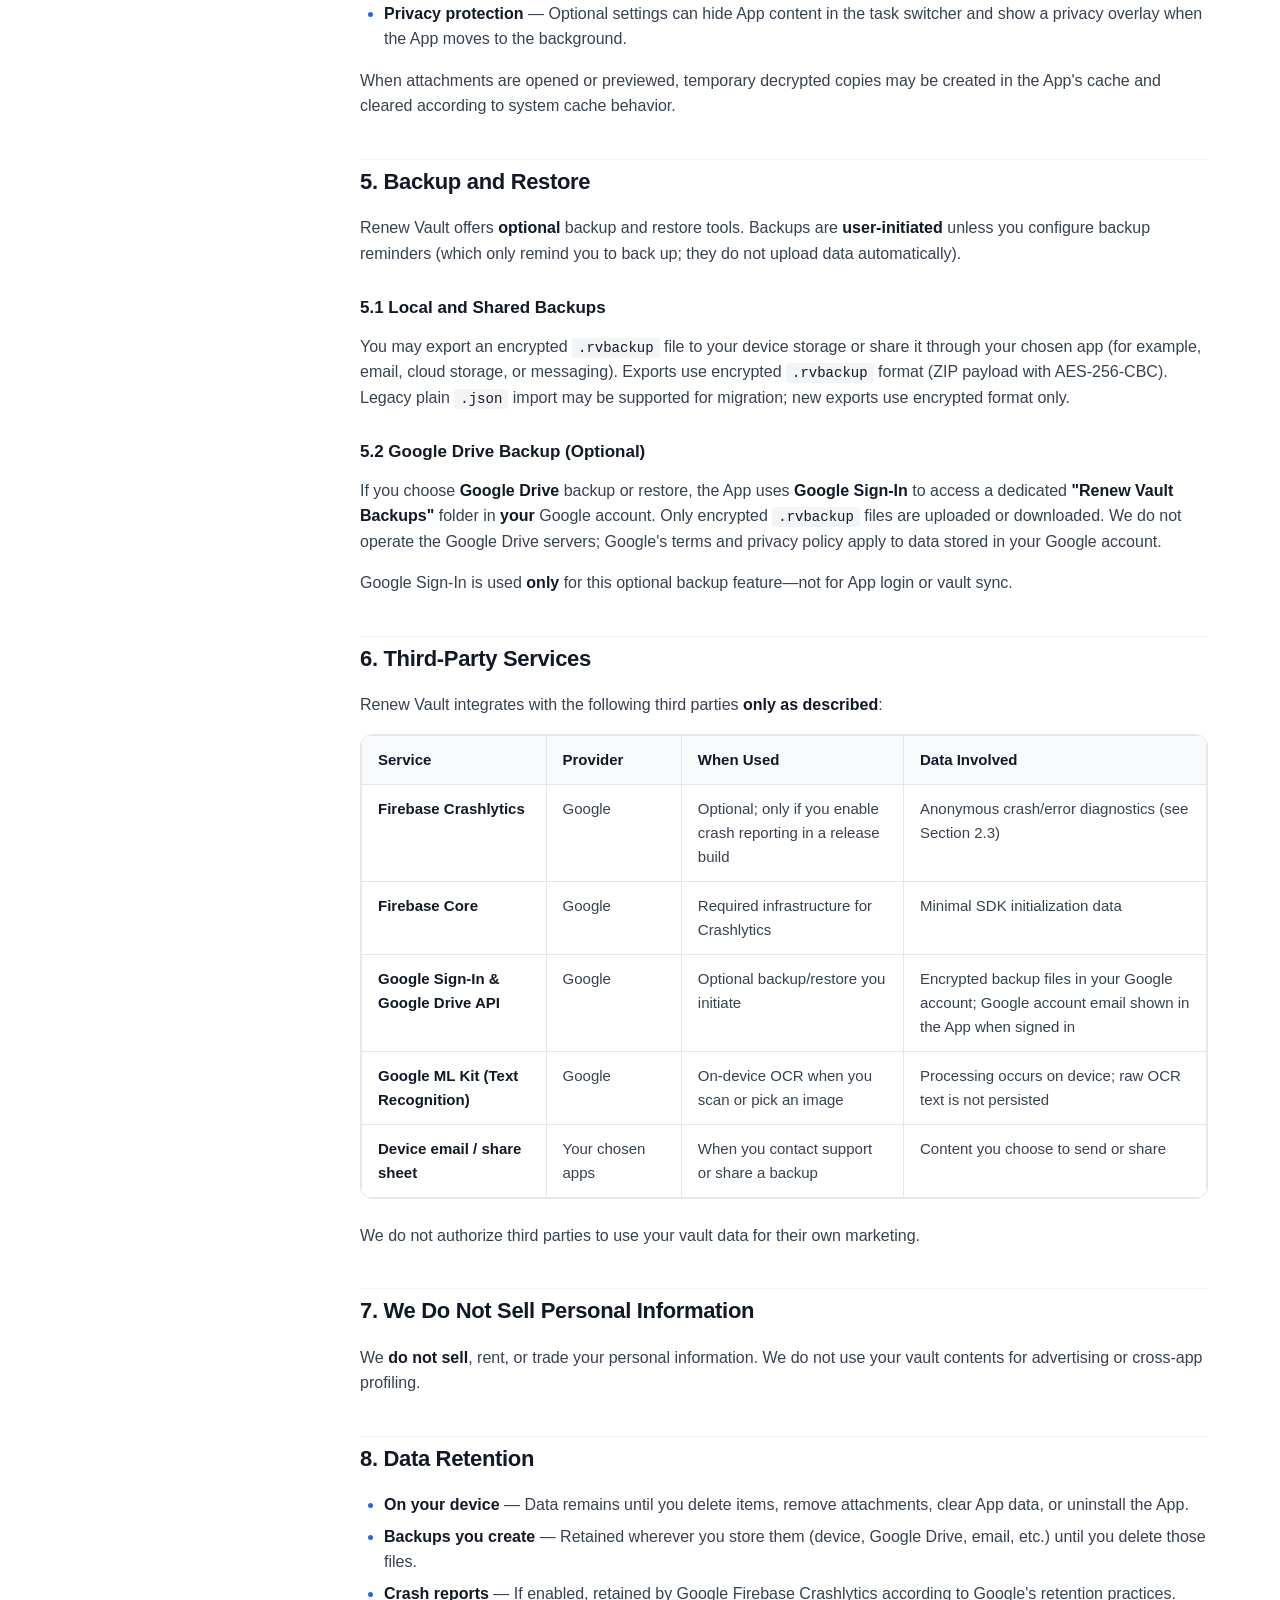
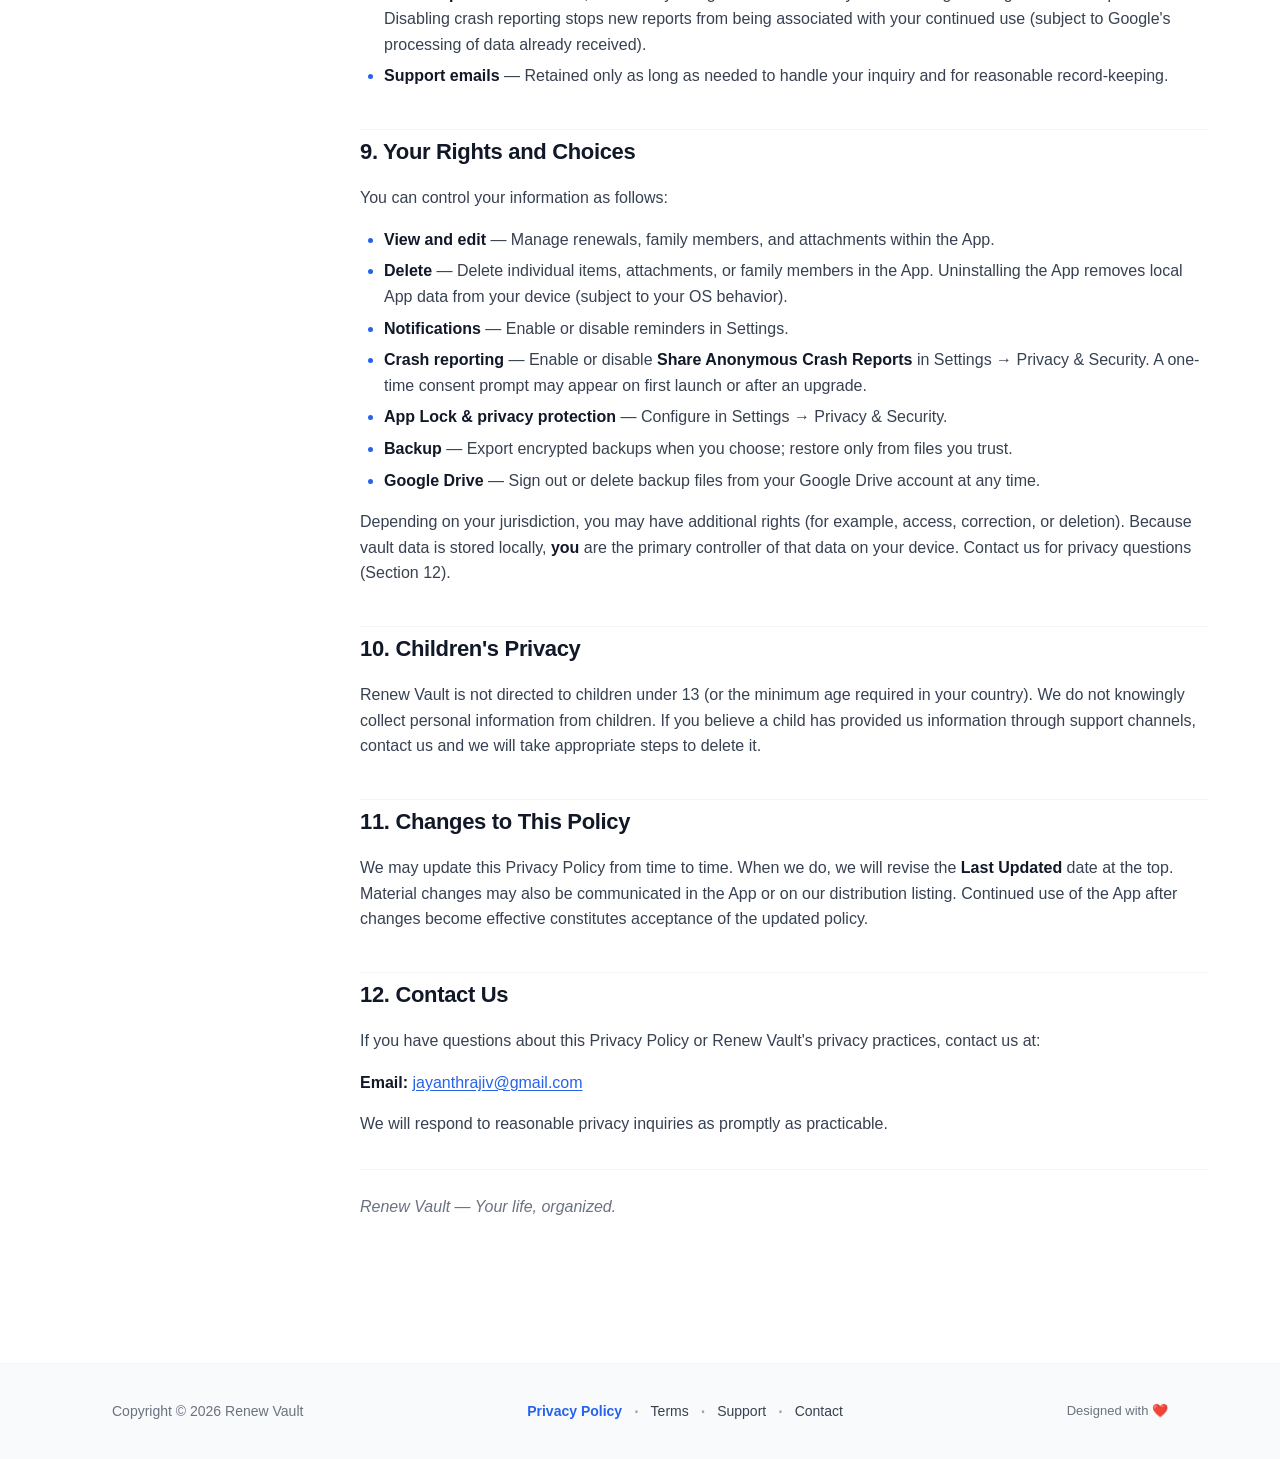
<file: docs/privacy-policy.html>
<!DOCTYPE html>
<html lang="en">
<head>
  <meta charset="UTF-8">
  <meta name="viewport" content="width=device-width, initial-scale=1.0">
  <meta name="description" content="Renew Vault Privacy Policy — how we handle your information. Local-first, encrypted, no data selling. Package: com.renewvault.app.">
  <meta name="keywords" content="Renew Vault privacy policy, data protection, local-first app, com.renewvault.app">
  <meta name="robots" content="index, follow">
  <meta name="author" content="Renew Vault">
  <link rel="canonical" href="https://jayanthrajiv1983.github.io/renew_vault/privacy-policy.html">
  <title>Privacy Policy — Renew Vault</title>
  <meta property="og:type" content="website">
  <meta property="og:site_name" content="Renew Vault">
  <meta property="og:title" content="Privacy Policy — Renew Vault">
  <meta property="og:description" content="How Renew Vault handles your information. Local-first storage, encryption, no data selling.">
  <meta property="og:url" content="https://jayanthrajiv1983.github.io/renew_vault/privacy-policy.html">
  <meta property="og:image" content="https://jayanthrajiv1983.github.io/renew_vault/images/og-image.svg">
  <meta property="og:locale" content="en_US">
  <meta name="twitter:card" content="summary_large_image">
  <meta name="twitter:title" content="Privacy Policy — Renew Vault">
  <meta name="twitter:description" content="How Renew Vault handles your information. Local-first storage, encryption, no data selling.">
  <meta name="twitter:image" content="https://jayanthrajiv1983.github.io/renew_vault/images/og-image.svg">
  <link rel="icon" href="assets/favicon.svg" type="image/svg+xml">
  <link rel="apple-touch-icon" href="images/renew_vault_logo.svg">
  <link rel="stylesheet" href="css/styles.css">
</head>
<body class="page page--legal">
  <!-- SHARED HEADER — keep identical across all website/*.html pages -->
  <header class="site-header">
    <div class="container header-inner">
      <a href="index.html" class="logo-link">
        <img src="images/renew_vault_logo.svg" alt="" width="36" height="36" aria-hidden="true">
        Renew Vault
      </a>
      <button class="nav-toggle" type="button" aria-expanded="false" aria-controls="site-nav" aria-label="Toggle navigation">
        <span class="nav-toggle-bar"></span>
        <span class="nav-toggle-bar"></span>
        <span class="nav-toggle-bar"></span>
      </button>
      <nav class="site-nav" id="site-nav" aria-label="Main navigation">
        <ul>
          <li><a href="index.html">Home</a></li>
          <li><a href="privacy-policy.html">Privacy</a></li>
          <li><a href="terms.html">Terms</a></li>
          <li><a href="support.html">Support</a></li>
          <li><a href="contact.html">Contact</a></li>
        </ul>
      </nav>
    </div>
  </header>

  <main>
    <header class="page-header">
      <div class="container">
        <h1>Privacy Policy</h1>
        <p class="page-meta">
          <span>Renew Vault</span>
          <span>Package: com.renewvault.app</span>
          <time datetime="2026-07">Last Updated: July 2026</time>
        </p>
      </div>
    </header>

    <section class="legal-page" aria-labelledby="legal-content-title">
      <div class="container legal-layout">
        <aside class="legal-toc" aria-label="Table of contents">
          <button
            class="legal-toc-toggle"
            type="button"
            aria-expanded="false"
            aria-controls="legal-toc-nav"
            id="legal-toc-toggle"
          >
            <span>On this page</span>
            <svg class="legal-toc-toggle-icon" width="20" height="20" viewBox="0 0 24 24" fill="none" stroke="currentColor" stroke-width="2" aria-hidden="true">
              <polyline points="6 9 12 15 18 9"/>
            </svg>
          </button>
          <nav class="legal-toc-nav" id="legal-toc-nav">
            <p class="legal-toc-heading">Contents</p>
            <ol class="legal-toc-list">
              <li><a href="#introduction">1. Introduction</a></li>
              <li><a href="#information-we-collect">2. Information We Collect</a></li>
              <li><a href="#app-permissions">3. App Permissions</a></li>
              <li><a href="#local-storage-encryption">4. Local Storage and Encryption</a></li>
              <li><a href="#backup-restore">5. Backup and Restore</a></li>
              <li><a href="#third-party-services">6. Third-Party Services</a></li>
              <li><a href="#no-sale">7. We Do Not Sell Personal Information</a></li>
              <li><a href="#data-retention">8. Data Retention</a></li>
              <li><a href="#your-rights">9. Your Rights and Choices</a></li>
              <li><a href="#childrens-privacy">10. Children's Privacy</a></li>
              <li><a href="#policy-changes">11. Changes to This Policy</a></li>
              <li><a href="#contact-us">12. Contact Us</a></li>
            </ol>
          </nav>
        </aside>

        <article class="legal-content content" id="legal-content">
          <h2 id="legal-content-title" class="sr-only">Privacy Policy content</h2>

          <p class="lead">This Privacy Policy describes how <strong>Renew Vault</strong> ("we," "us," or "our") handles information when you use our mobile application (the "App"). Renew Vault helps you organize renewals, warranties, insurance policies, passports, licenses, subscriptions, tax records, and related documents with reminders, search, categories, attachments, and optional encrypted backup.</p>

          <p>We designed Renew Vault so that <strong>your vault data stays on your device by default</strong>. We do not sell your personal information. Optional features that transmit data off your device—such as anonymous crash reporting and Google Drive backup—are described below and are under your control.</p>

          <h2 id="introduction">1. Introduction</h2>
          <p>Renew Vault is a personal organization app. Most information you enter is stored locally on your device in encrypted form. We do not operate a cloud account system for your vault contents, and we do not receive your renewal items, attachments, or family profiles unless <strong>you choose</strong> to back them up to a service you control (for example, Google Drive) or contact us by email.</p>
          <p>By using the App, you agree to this Privacy Policy. If you do not agree, please do not use the App.</p>

          <h2 id="information-we-collect">2. Information We Collect</h2>

          <h3 id="info-you-provide">2.1 Information You Provide in the App</h3>
          <p>When you use Renew Vault, you may enter or generate the following data, which is stored <strong>locally on your device</strong>:</p>
          <ul>
            <li><strong>Renewal and document records</strong> — titles, categories, expiry/renewal dates, notes, and custom metadata (for example, policy numbers, passport details, or warranty information you choose to save).</li>
            <li><strong>Attachments</strong> — photos, images, and PDF files linked to your items.</li>
            <li><strong>Family members</strong> — names, relationships, and optional profile photos you assign to items.</li>
            <li><strong>App preferences</strong> — notification settings, reminder schedules, theme, app lock, backup preferences, and similar settings.</li>
            <li><strong>OCR-assisted input</strong> — when you scan a document, text is recognized on your device to help pre-fill fields. Raw OCR text is <strong>not</strong> stored; only the structured fields you save and optional correction hints are kept locally.</li>
          </ul>
          <p>We do not require you to create an account with us to use the core App.</p>

          <h3 id="info-local-operation">2.2 Information Stored Locally for App Operation</h3>
          <p>The App also stores technical and operational data on your device, including:</p>
          <ul>
            <li>Encrypted local database entries (renewals, family members, settings, and diagnostic logs).</li>
            <li>Encrypted attachment files.</li>
            <li>Scheduled local notification identifiers tied to your reminders.</li>
            <li>Backup history metadata (for example, date and destination of a backup you performed).</li>
          </ul>
          <p>This local data is not transmitted to us automatically.</p>

          <h3 id="crash-reports">2.3 Anonymous Crash and Error Reports (Optional)</h3>
          <p>If you <strong>opt in</strong> to <strong>Share Anonymous Crash Reports</strong> in Settings → Privacy &amp; Security, the App may send crash and stability information to <strong>Firebase Crashlytics</strong> (Google) in <strong>release builds only</strong>. This is <strong>disabled by default</strong> until you grant consent through the in-app prompt or Settings.</p>
          <p>When enabled, reports may include:</p>
          <ul>
            <li>Exception type and stack trace</li>
            <li>App version</li>
            <li>Feature area label (for example, <code>OCR</code>, <code>BACKUP</code>, <code>NOTIFICATIONS</code>)</li>
            <li>Operation label (for example, a generic failure description)</li>
          </ul>
          <p>Crash reports <strong>do not</strong> include your renewal items, attachments, OCR text, document numbers, file paths, family member details, or other personal vault content. You may turn crash reporting off at any time in Settings.</p>

          <h3 id="support-contact">2.4 Information Sent When You Contact Support</h3>
          <p>If you use <strong>Contact Support</strong> or related feedback options, your email app may send a message <strong>you compose</strong> to us. Pre-filled diagnostic lines may include app version, release channel, device platform, operating system version, theme preference, and timestamp. <strong>You control</strong> what you ultimately send. We use support correspondence only to respond to your request.</p>

          <h3 id="what-we-do-not-collect">2.5 What We Do Not Collect</h3>
          <p>Renew Vault <strong>does not</strong> use <strong>Firebase Analytics</strong> or similar third-party usage analytics. In-app charts and statistics (for example, items expiring soon) are computed <strong>on your device</strong> and are not sent to us.</p>
          <p>We do not collect precise location data, contacts, SMS, call logs, or advertising identifiers for tracking purposes.</p>

          <h2 id="app-permissions">3. App Permissions</h2>
          <p>Renew Vault requests permissions only to provide features you use. You may deny permissions; related features may not work until permission is granted.</p>
          <div class="legal-table-wrap">
            <table>
              <thead>
                <tr>
                  <th scope="col">Permission</th>
                  <th scope="col">Purpose</th>
                </tr>
              </thead>
              <tbody>
                <tr>
                  <td><strong>Camera</strong></td>
                  <td>Capture photos of documents for OCR and attachments.</td>
                </tr>
                <tr>
                  <td><strong>Photos / media (images)</strong></td>
                  <td>Select images from your gallery for OCR and attachments.</td>
                </tr>
                <tr>
                  <td><strong>Notifications</strong></td>
                  <td>Deliver local renewal reminders you configure.</td>
                </tr>
                <tr>
                  <td><strong>Biometric / fingerprint</strong></td>
                  <td>Unlock the App when App Lock is enabled (authentication is handled by your device; we do not receive biometric data).</td>
                </tr>
                <tr>
                  <td><strong>Internet</strong></td>
                  <td>Optional Google Drive backup/restore, optional crash reporting (if enabled), and opening support links.</td>
                </tr>
                <tr>
                  <td><strong>Schedule exact alarms / boot completed</strong></td>
                  <td>Reschedule local reminders reliably after reboot or time changes.</td>
                </tr>
              </tbody>
            </table>
          </div>
          <p>File access for PDF and image attachments is handled through the system file picker where supported; the App reads only files you explicitly select.</p>

          <h2 id="local-storage-encryption">4. Local Storage and Encryption</h2>
          <p>Your data is protected on your device as follows:</p>
          <ul>
            <li><strong>Encrypted local database</strong> — Renewal records, family members, settings, OCR correction hints, and app logs are stored in encrypted Hive databases using AES-256 encryption.</li>
            <li><strong>Encrypted attachments</strong> — Photos and PDFs attached to items are encrypted at rest on your device (AES-256-CBC).</li>
            <li><strong>Encryption keys</strong> — Keys are stored in platform secure storage (Android Keystore / iOS Keychain) and are not written to plain files or unencrypted preferences.</li>
            <li><strong>App Lock</strong> — Optional biometric or device-credential lock restricts access to the App.</li>
            <li><strong>Privacy protection</strong> — Optional settings can hide App content in the task switcher and show a privacy overlay when the App moves to the background.</li>
          </ul>
          <p>When attachments are opened or previewed, temporary decrypted copies may be created in the App's cache and cleared according to system cache behavior.</p>

          <h2 id="backup-restore">5. Backup and Restore</h2>
          <p>Renew Vault offers <strong>optional</strong> backup and restore tools. Backups are <strong>user-initiated</strong> unless you configure backup reminders (which only remind you to back up; they do not upload data automatically).</p>

          <h3 id="local-shared-backups">5.1 Local and Shared Backups</h3>
          <p>You may export an encrypted <code>.rvbackup</code> file to your device storage or share it through your chosen app (for example, email, cloud storage, or messaging). Exports use encrypted <code>.rvbackup</code> format (ZIP payload with AES-256-CBC). Legacy plain <code>.json</code> import may be supported for migration; new exports use encrypted format only.</p>

          <h3 id="google-drive-backup">5.2 Google Drive Backup (Optional)</h3>
          <p>If you choose <strong>Google Drive</strong> backup or restore, the App uses <strong>Google Sign-In</strong> to access a dedicated <strong>"Renew Vault Backups"</strong> folder in <strong>your</strong> Google account. Only encrypted <code>.rvbackup</code> files are uploaded or downloaded. We do not operate the Google Drive servers; Google's terms and privacy policy apply to data stored in your Google account.</p>
          <p>Google Sign-In is used <strong>only</strong> for this optional backup feature—not for App login or vault sync.</p>

          <h2 id="third-party-services">6. Third-Party Services</h2>
          <p>Renew Vault integrates with the following third parties <strong>only as described</strong>:</p>
          <div class="legal-table-wrap">
            <table>
              <thead>
                <tr>
                  <th scope="col">Service</th>
                  <th scope="col">Provider</th>
                  <th scope="col">When Used</th>
                  <th scope="col">Data Involved</th>
                </tr>
              </thead>
              <tbody>
                <tr>
                  <td><strong>Firebase Crashlytics</strong></td>
                  <td>Google</td>
                  <td>Optional; only if you enable crash reporting in a release build</td>
                  <td>Anonymous crash/error diagnostics (see Section 2.3)</td>
                </tr>
                <tr>
                  <td><strong>Firebase Core</strong></td>
                  <td>Google</td>
                  <td>Required infrastructure for Crashlytics</td>
                  <td>Minimal SDK initialization data</td>
                </tr>
                <tr>
                  <td><strong>Google Sign-In &amp; Google Drive API</strong></td>
                  <td>Google</td>
                  <td>Optional backup/restore you initiate</td>
                  <td>Encrypted backup files in your Google account; Google account email shown in the App when signed in</td>
                </tr>
                <tr>
                  <td><strong>Google ML Kit (Text Recognition)</strong></td>
                  <td>Google</td>
                  <td>On-device OCR when you scan or pick an image</td>
                  <td>Processing occurs on device; raw OCR text is not persisted</td>
                </tr>
                <tr>
                  <td><strong>Device email / share sheet</strong></td>
                  <td>Your chosen apps</td>
                  <td>When you contact support or share a backup</td>
                  <td>Content you choose to send or share</td>
                </tr>
              </tbody>
            </table>
          </div>
          <p>We do not authorize third parties to use your vault data for their own marketing.</p>

          <h2 id="no-sale">7. We Do Not Sell Personal Information</h2>
          <p>We <strong>do not sell</strong>, rent, or trade your personal information. We do not use your vault contents for advertising or cross-app profiling.</p>

          <h2 id="data-retention">8. Data Retention</h2>
          <ul>
            <li><strong>On your device</strong> — Data remains until you delete items, remove attachments, clear App data, or uninstall the App.</li>
            <li><strong>Backups you create</strong> — Retained wherever you store them (device, Google Drive, email, etc.) until you delete those files.</li>
            <li><strong>Crash reports</strong> — If enabled, retained by Google Firebase Crashlytics according to Google's retention practices. Disabling crash reporting stops new reports from being associated with your continued use (subject to Google's processing of data already received).</li>
            <li><strong>Support emails</strong> — Retained only as long as needed to handle your inquiry and for reasonable record-keeping.</li>
          </ul>

          <h2 id="your-rights">9. Your Rights and Choices</h2>
          <p>You can control your information as follows:</p>
          <ul>
            <li><strong>View and edit</strong> — Manage renewals, family members, and attachments within the App.</li>
            <li><strong>Delete</strong> — Delete individual items, attachments, or family members in the App. Uninstalling the App removes local App data from your device (subject to your OS behavior).</li>
            <li><strong>Notifications</strong> — Enable or disable reminders in Settings.</li>
            <li><strong>Crash reporting</strong> — Enable or disable <strong>Share Anonymous Crash Reports</strong> in Settings → Privacy &amp; Security. A one-time consent prompt may appear on first launch or after an upgrade.</li>
            <li><strong>App Lock &amp; privacy protection</strong> — Configure in Settings → Privacy &amp; Security.</li>
            <li><strong>Backup</strong> — Export encrypted backups when you choose; restore only from files you trust.</li>
            <li><strong>Google Drive</strong> — Sign out or delete backup files from your Google Drive account at any time.</li>
          </ul>
          <p>Depending on your jurisdiction, you may have additional rights (for example, access, correction, or deletion). Because vault data is stored locally, <strong>you</strong> are the primary controller of that data on your device. Contact us for privacy questions (Section 12).</p>

          <h2 id="childrens-privacy">10. Children's Privacy</h2>
          <p>Renew Vault is not directed to children under 13 (or the minimum age required in your country). We do not knowingly collect personal information from children. If you believe a child has provided us information through support channels, contact us and we will take appropriate steps to delete it.</p>

          <h2 id="policy-changes">11. Changes to This Policy</h2>
          <p>We may update this Privacy Policy from time to time. When we do, we will revise the <strong>Last Updated</strong> date at the top. Material changes may also be communicated in the App or on our distribution listing. Continued use of the App after changes become effective constitutes acceptance of the updated policy.</p>

          <h2 id="contact-us">12. Contact Us</h2>
          <p>If you have questions about this Privacy Policy or Renew Vault's privacy practices, contact us at:</p>
          <p><strong>Email:</strong> <a href="mailto:jayanthrajiv@gmail.com">jayanthrajiv@gmail.com</a></p>
          <p>We will respond to reasonable privacy inquiries as promptly as practicable.</p>

          <p class="tagline"><em>Renew Vault — Your life, organized.</em></p>
        </article>
      </div>
    </section>
  </main>

  <!-- SHARED FOOTER — keep identical across all website/*.html pages -->
  <footer class="site-footer">
    <div class="container">
      <div class="footer-inner">
        <p class="footer-copyright">Copyright &copy; <span id="footer-year">2026</span> Renew Vault</p>
        <nav class="footer-nav" aria-label="Footer navigation">
          <ul>
            <li><a href="privacy-policy.html">Privacy Policy</a></li>
            <li><a href="terms.html">Terms</a></li>
            <li><a href="support.html">Support</a></li>
            <li><a href="contact.html">Contact</a></li>
          </ul>
        </nav>
        <p class="footer-designed">Designed with ❤️</p>
      </div>
    </div>
  </footer>

  <script src="js/main.js"></script>
</body>
</html>
</file>
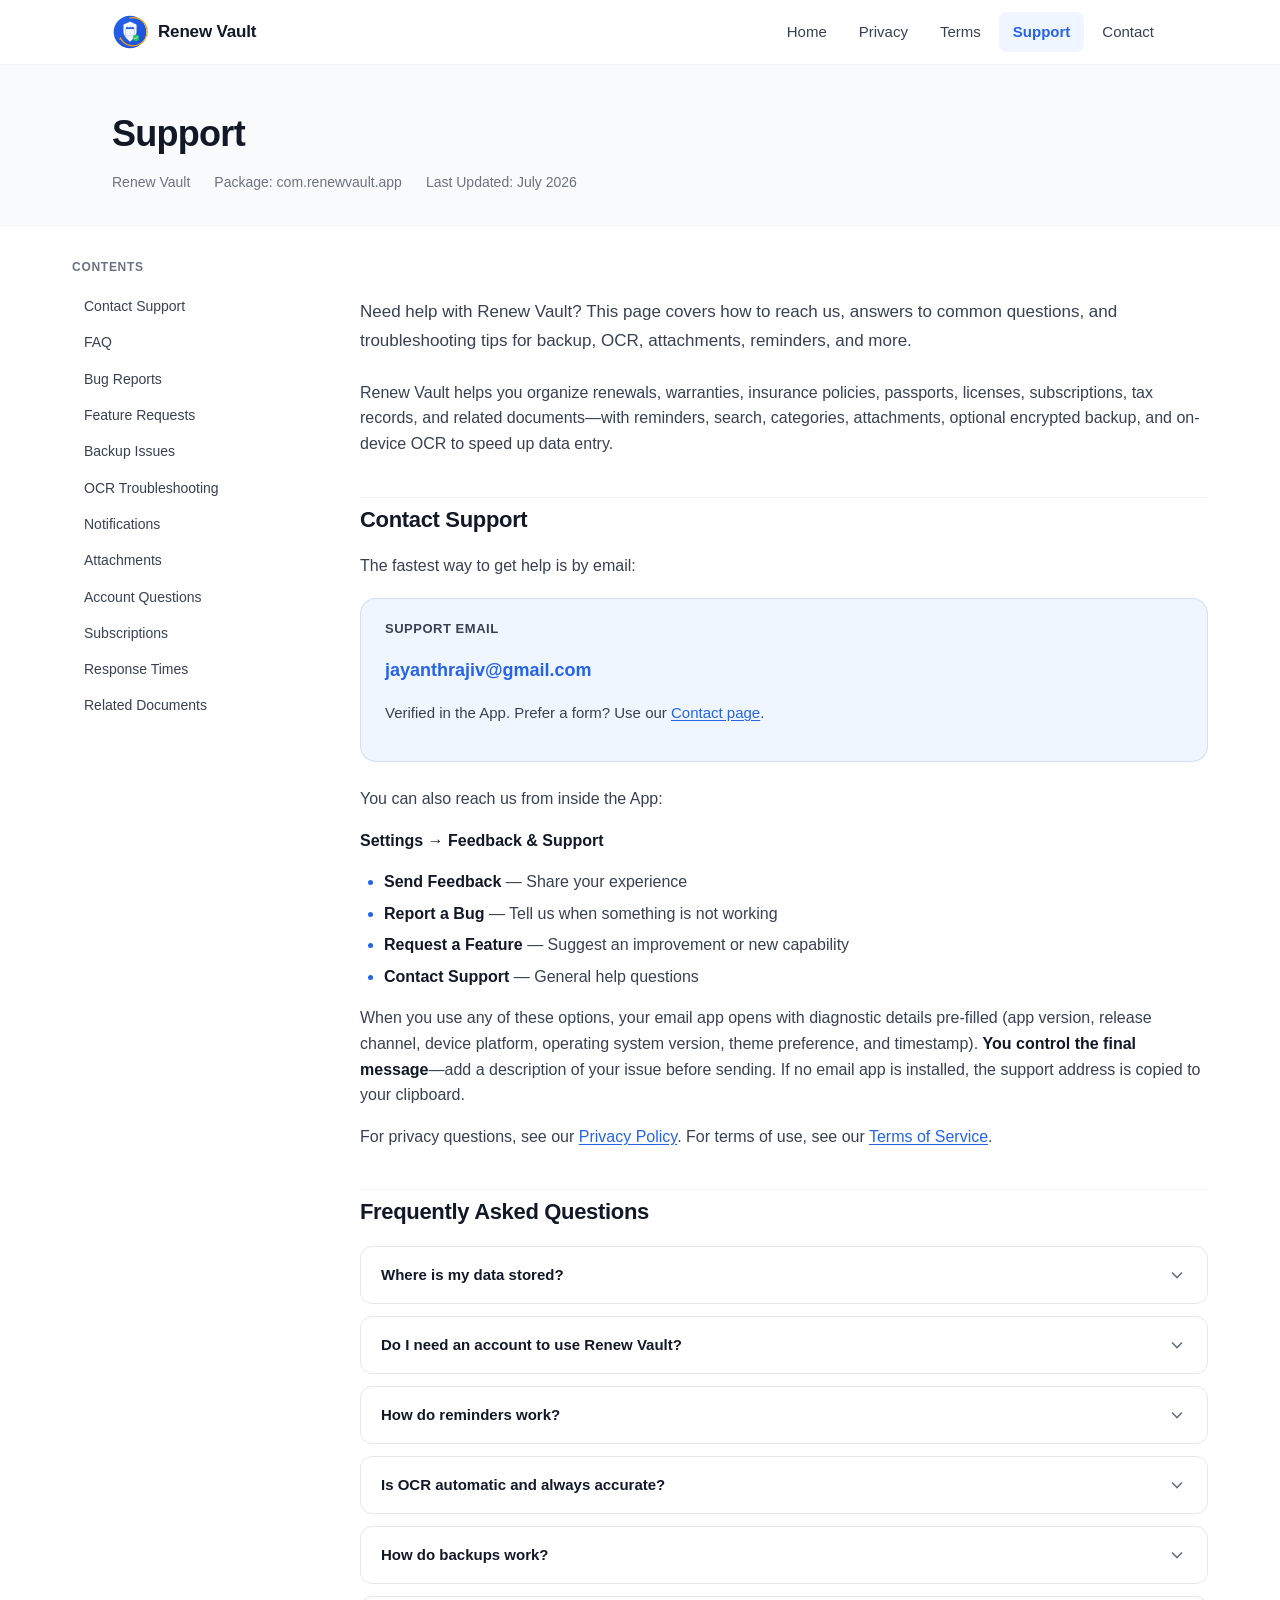
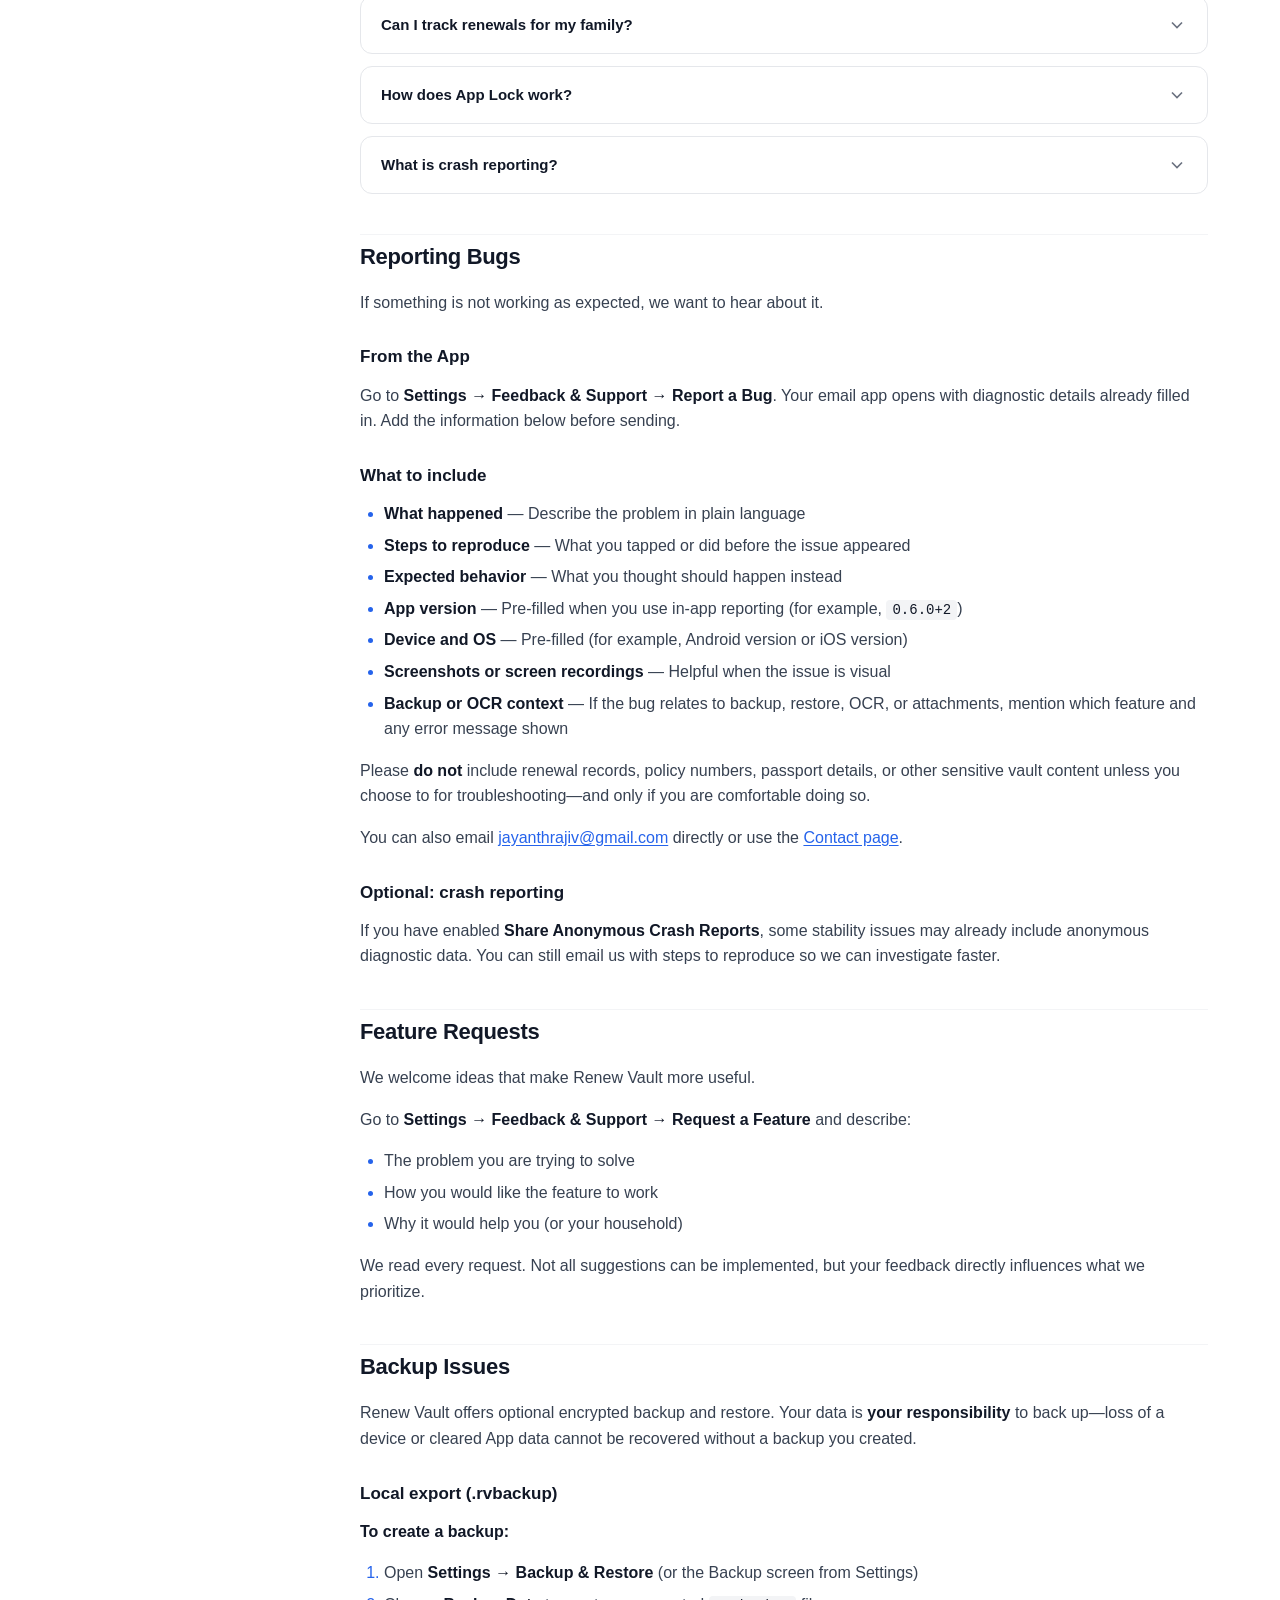
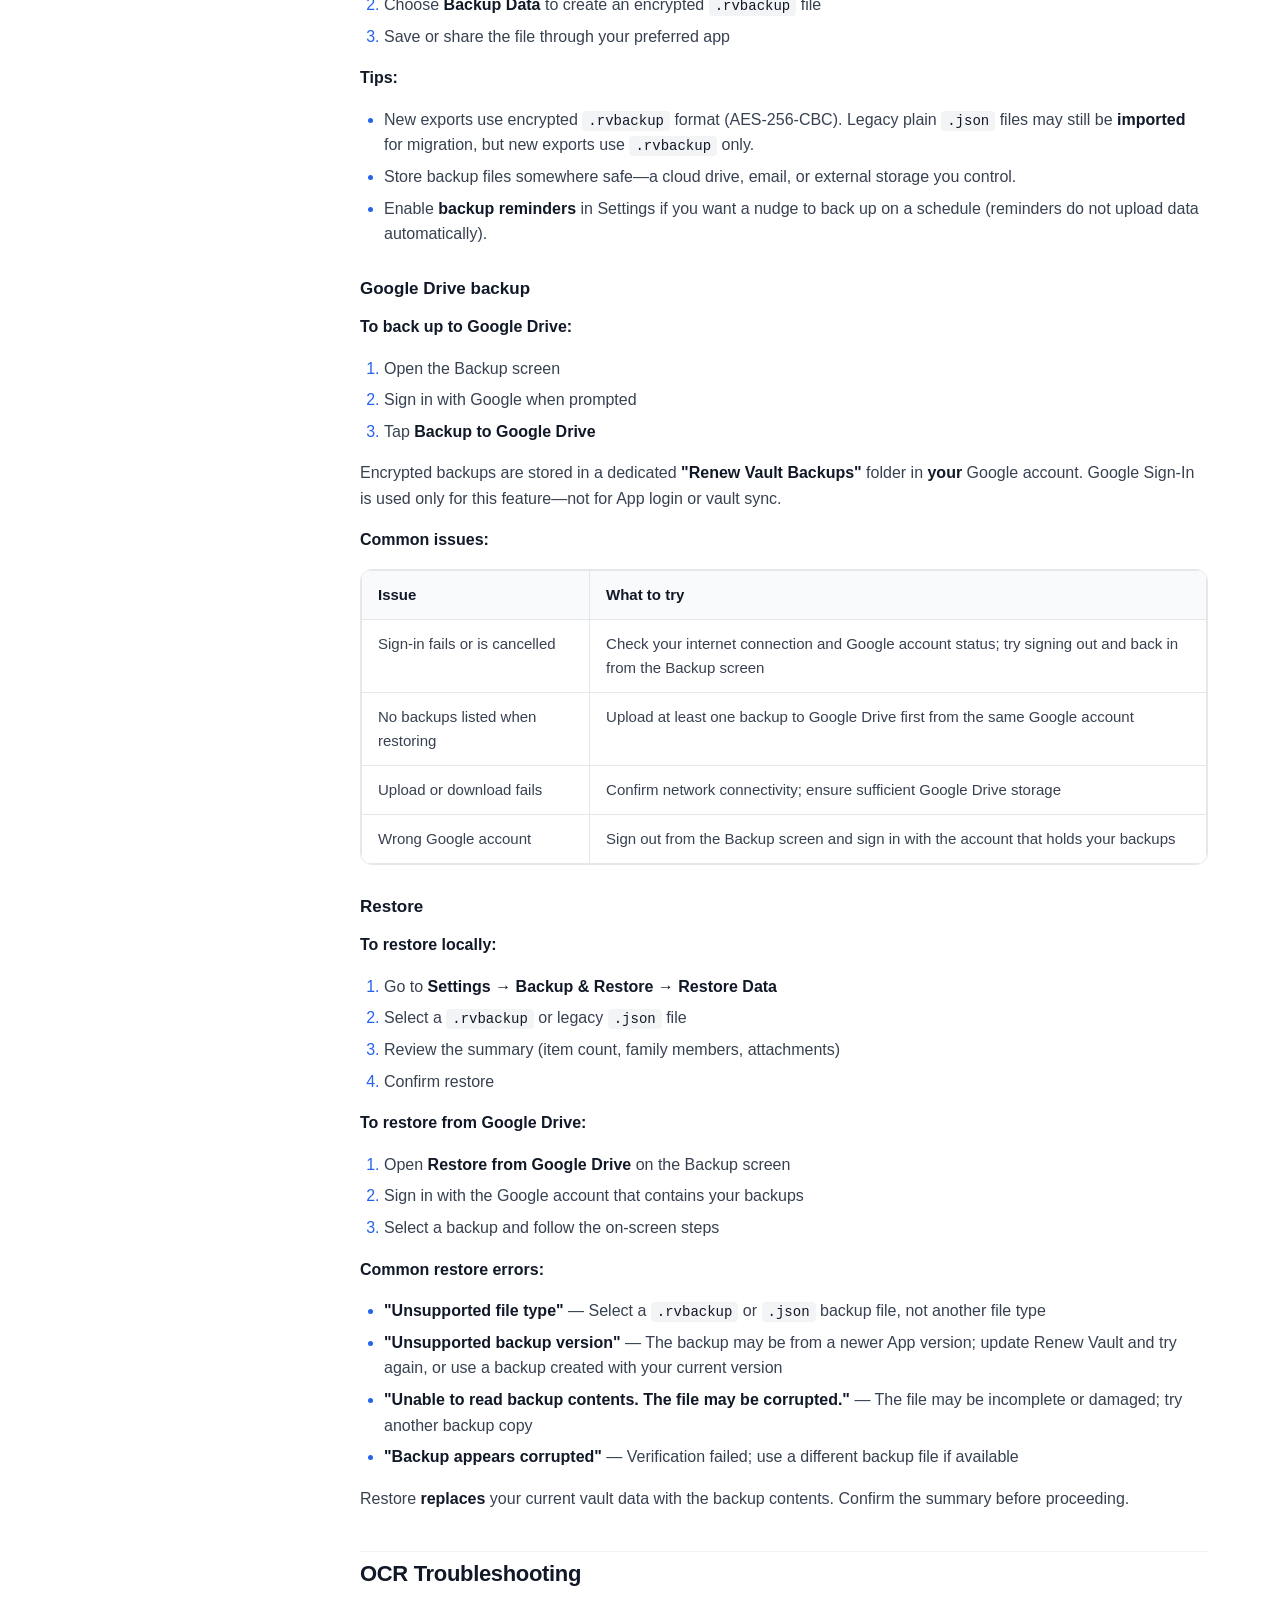
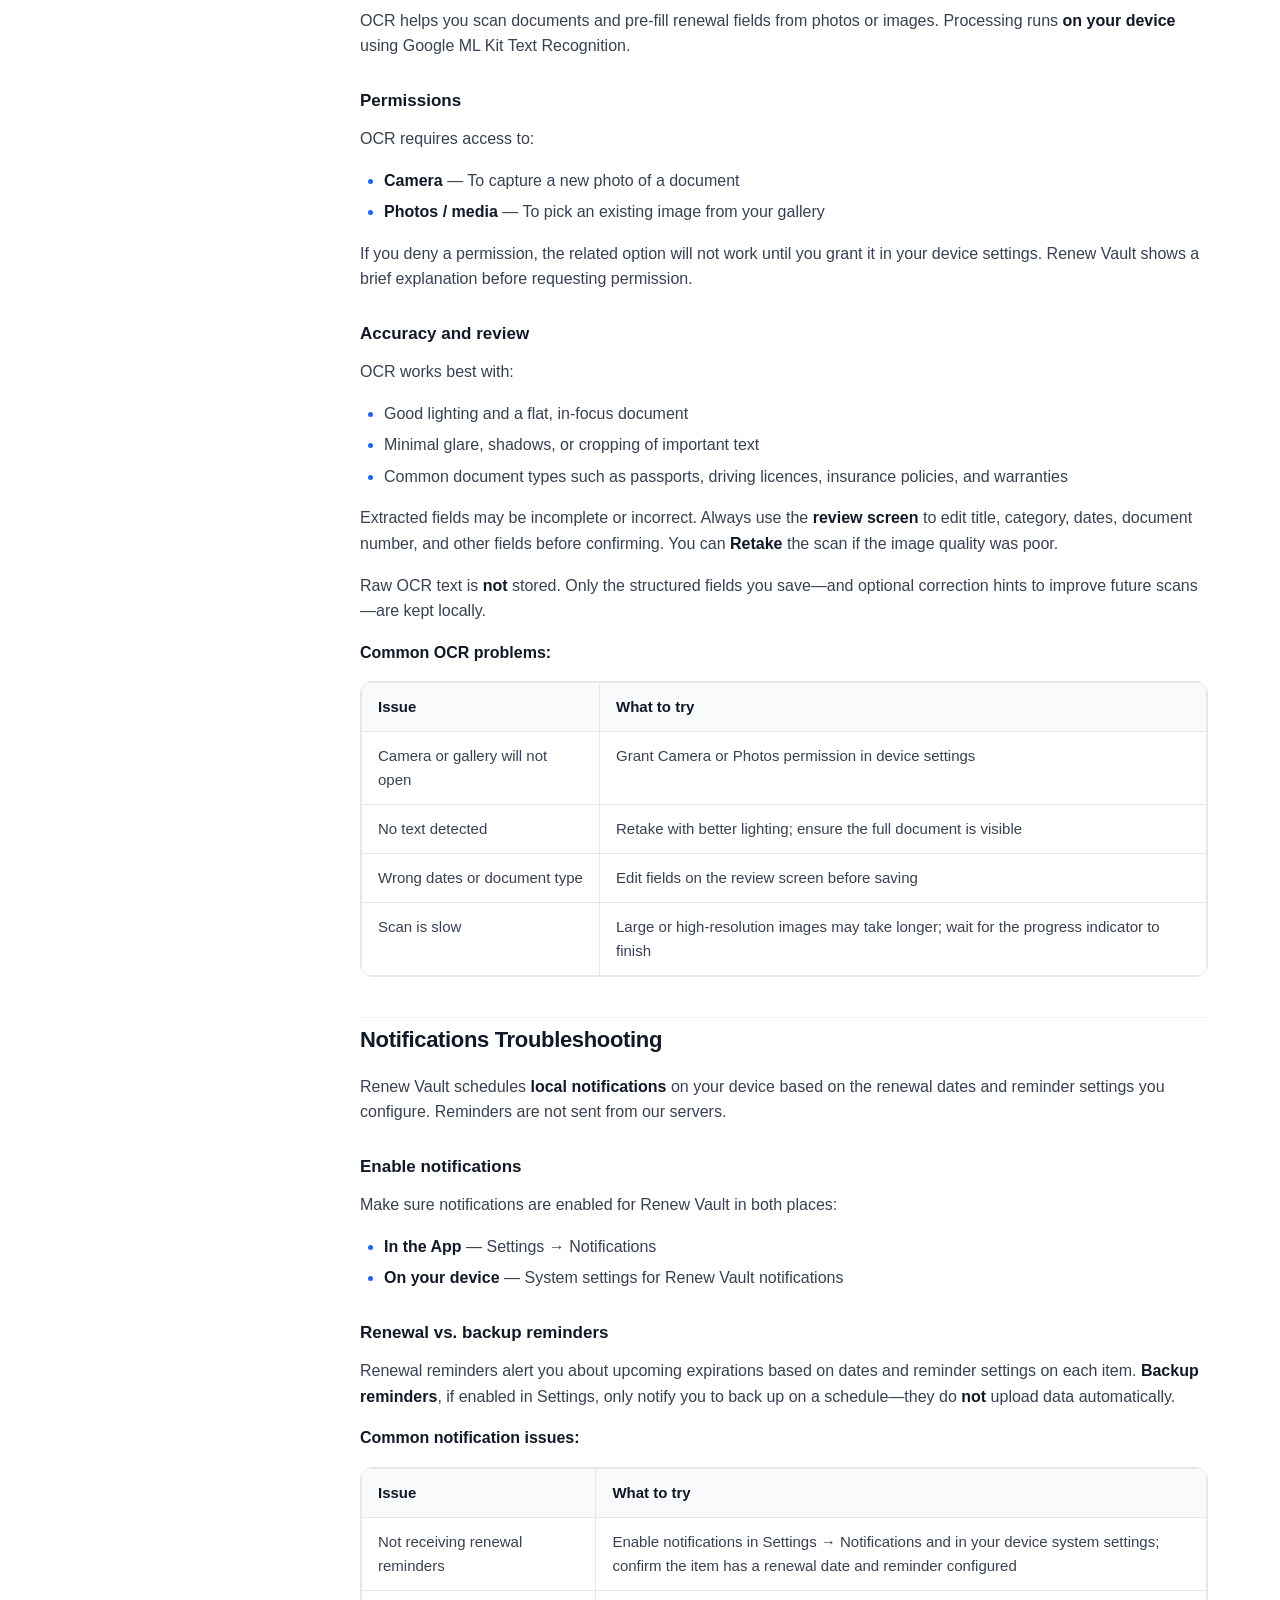
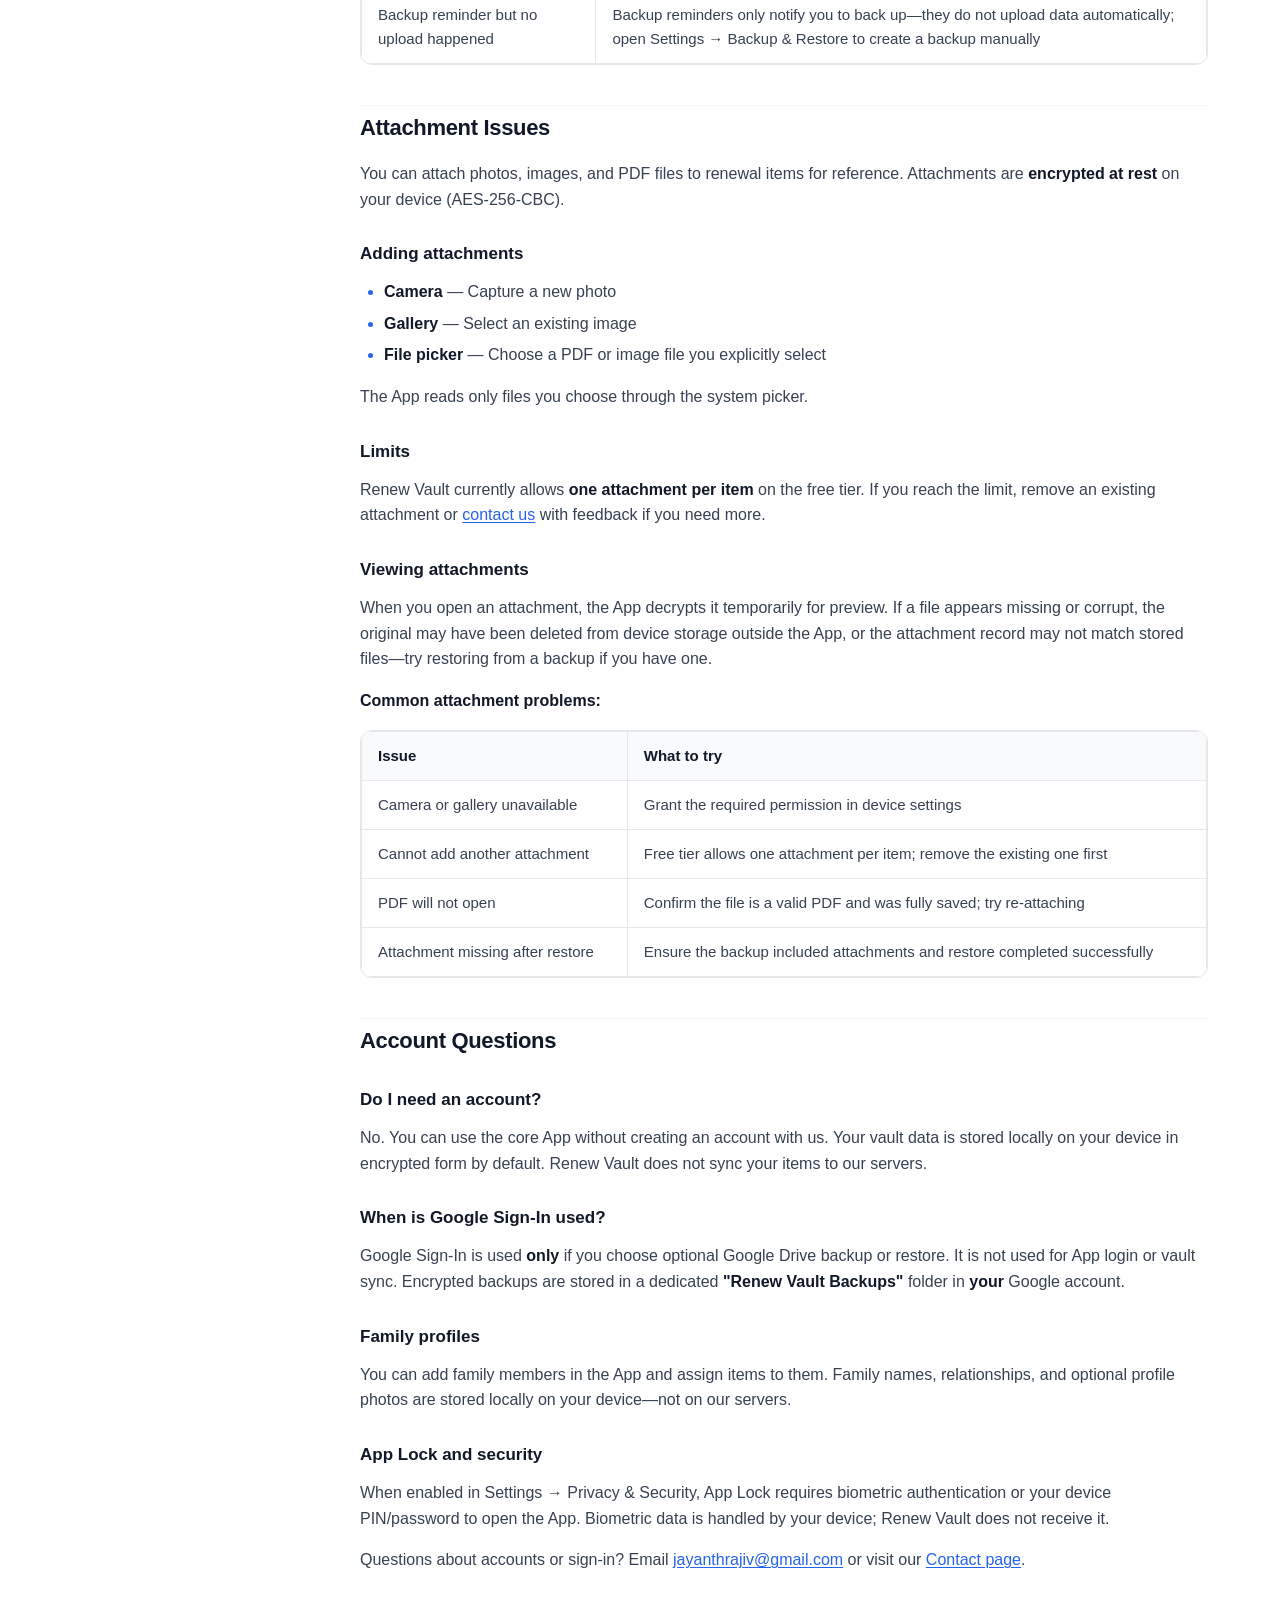
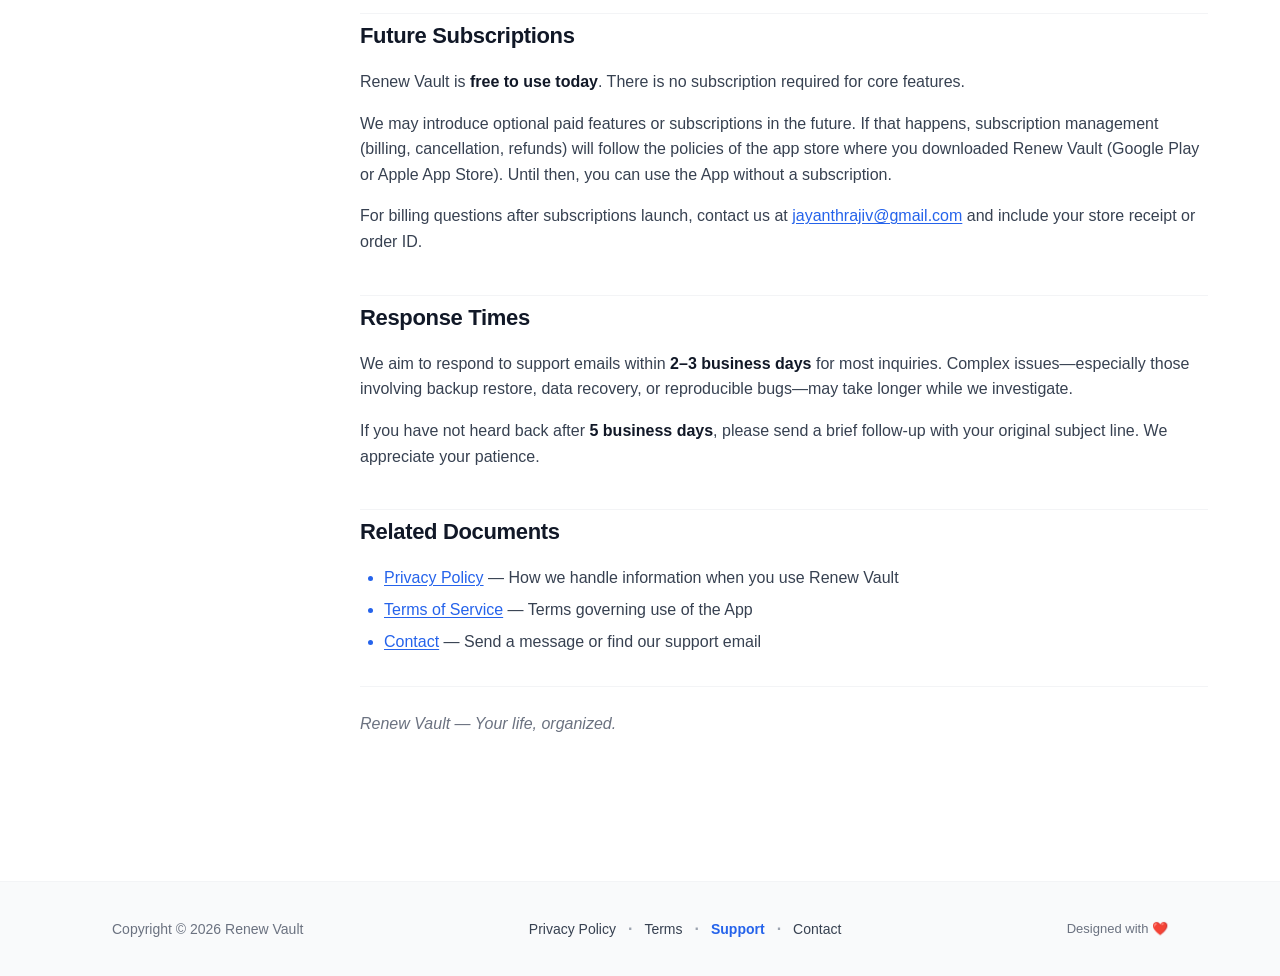
<file: docs/support.html>
<!DOCTYPE html>
<html lang="en">
<head>
  <meta charset="UTF-8">
  <meta name="viewport" content="width=device-width, initial-scale=1.0">
  <meta name="description" content="Renew Vault Support — FAQs, troubleshooting for backup, OCR, notifications, attachments, and more. Email jayanthrajiv@gmail.com.">
  <meta name="keywords" content="Renew Vault support, FAQ, troubleshooting, backup help, OCR help, com.renewvault.app">
  <meta name="robots" content="index, follow">
  <meta name="author" content="Renew Vault">
  <link rel="canonical" href="https://jayanthrajiv1983.github.io/renew_vault/support.html">
  <title>Support — Renew Vault</title>
  <meta property="og:type" content="website">
  <meta property="og:site_name" content="Renew Vault">
  <meta property="og:title" content="Support — Renew Vault">
  <meta property="og:description" content="FAQs and troubleshooting for Renew Vault — backup, OCR, notifications, attachments, and more.">
  <meta property="og:url" content="https://jayanthrajiv1983.github.io/renew_vault/support.html">
  <meta property="og:image" content="https://jayanthrajiv1983.github.io/renew_vault/images/og-image.svg">
  <meta property="og:locale" content="en_US">
  <meta name="twitter:card" content="summary_large_image">
  <meta name="twitter:title" content="Support — Renew Vault">
  <meta name="twitter:description" content="FAQs and troubleshooting for Renew Vault — backup, OCR, notifications, attachments, and more.">
  <meta name="twitter:image" content="https://jayanthrajiv1983.github.io/renew_vault/images/og-image.svg">
  <link rel="icon" href="assets/favicon.svg" type="image/svg+xml">
  <link rel="apple-touch-icon" href="images/renew_vault_logo.svg">
  <link rel="stylesheet" href="css/styles.css">
</head>
<body class="page page--legal page--support">
  <!-- SHARED HEADER — keep identical across all website/*.html pages -->
  <header class="site-header">
    <div class="container header-inner">
      <a href="index.html" class="logo-link">
        <img src="images/renew_vault_logo.svg" alt="" width="36" height="36" aria-hidden="true">
        Renew Vault
      </a>
      <button class="nav-toggle" type="button" aria-expanded="false" aria-controls="site-nav" aria-label="Toggle navigation">
        <span class="nav-toggle-bar"></span>
        <span class="nav-toggle-bar"></span>
        <span class="nav-toggle-bar"></span>
      </button>
      <nav class="site-nav" id="site-nav" aria-label="Main navigation">
        <ul>
          <li><a href="index.html">Home</a></li>
          <li><a href="privacy-policy.html">Privacy</a></li>
          <li><a href="terms.html">Terms</a></li>
          <li><a href="support.html">Support</a></li>
          <li><a href="contact.html">Contact</a></li>
        </ul>
      </nav>
    </div>
  </header>

  <main>
    <header class="page-header">
      <div class="container">
        <h1>Support</h1>
        <p class="page-meta">
          <span>Renew Vault</span>
          <span>Package: com.renewvault.app</span>
          <time datetime="2026-07">Last Updated: July 2026</time>
        </p>
      </div>
    </header>

    <section class="legal-page" aria-labelledby="support-content-title">
      <div class="container legal-layout">
        <aside class="legal-toc" aria-label="Table of contents">
          <button
            class="legal-toc-toggle"
            type="button"
            aria-expanded="false"
            aria-controls="legal-toc-nav"
            id="legal-toc-toggle"
          >
            <span>On this page</span>
            <svg class="legal-toc-toggle-icon" width="20" height="20" viewBox="0 0 24 24" fill="none" stroke="currentColor" stroke-width="2" aria-hidden="true">
              <polyline points="6 9 12 15 18 9"/>
            </svg>
          </button>
          <nav class="legal-toc-nav" id="legal-toc-nav">
            <p class="legal-toc-heading">Contents</p>
            <ol class="legal-toc-list">
              <li><a href="#contact-support">Contact Support</a></li>
              <li><a href="#frequently-asked-questions">FAQ</a></li>
              <li><a href="#reporting-bugs">Bug Reports</a></li>
              <li><a href="#feature-requests">Feature Requests</a></li>
              <li><a href="#backup-issues">Backup Issues</a></li>
              <li><a href="#ocr-issues">OCR Troubleshooting</a></li>
              <li><a href="#notifications-troubleshooting">Notifications</a></li>
              <li><a href="#attachment-issues">Attachments</a></li>
              <li><a href="#account-questions">Account Questions</a></li>
              <li><a href="#subscription-support">Subscriptions</a></li>
              <li><a href="#response-times">Response Times</a></li>
              <li><a href="#related-documents">Related Documents</a></li>
            </ol>
          </nav>
        </aside>

        <article class="legal-content content" id="support-content">
          <h2 id="support-content-title" class="sr-only">Support content</h2>

          <p class="lead">Need help with Renew Vault? This page covers how to reach us, answers to common questions, and troubleshooting tips for backup, OCR, attachments, reminders, and more.</p>

          <p>Renew Vault helps you organize renewals, warranties, insurance policies, passports, licenses, subscriptions, tax records, and related documents—with reminders, search, categories, attachments, optional encrypted backup, and on-device OCR to speed up data entry.</p>

          <h2 id="contact-support">Contact Support</h2>
          <p>The fastest way to get help is by email:</p>

          <div class="support-contact-card">
            <p class="support-contact-label">Support email</p>
            <p class="support-contact-email"><a href="mailto:jayanthrajiv@gmail.com">jayanthrajiv@gmail.com</a></p>
            <p class="support-contact-note">Verified in the App. Prefer a form? Use our <a href="contact.html">Contact page</a>.</p>
          </div>

          <p>You can also reach us from inside the App:</p>
          <p><strong>Settings → Feedback &amp; Support</strong></p>
          <ul>
            <li><strong>Send Feedback</strong> — Share your experience</li>
            <li><strong>Report a Bug</strong> — Tell us when something is not working</li>
            <li><strong>Request a Feature</strong> — Suggest an improvement or new capability</li>
            <li><strong>Contact Support</strong> — General help questions</li>
          </ul>
          <p>When you use any of these options, your email app opens with diagnostic details pre-filled (app version, release channel, device platform, operating system version, theme preference, and timestamp). <strong>You control the final message</strong>—add a description of your issue before sending. If no email app is installed, the support address is copied to your clipboard.</p>
          <p>For privacy questions, see our <a href="privacy-policy.html">Privacy Policy</a>. For terms of use, see our <a href="terms.html">Terms of Service</a>.</p>

          <h2 id="frequently-asked-questions">Frequently Asked Questions</h2>
          <div class="faq-accordion support-faq">
            <div class="faq-accordion-item">
              <button class="faq-accordion-trigger" type="button" aria-expanded="false" aria-controls="support-faq-1" id="support-faq-trigger-1">
                <span>Where is my data stored?</span>
                <svg class="faq-accordion-icon" width="20" height="20" viewBox="0 0 24 24" fill="none" stroke="currentColor" stroke-width="2" aria-hidden="true"><polyline points="6 9 12 15 18 9"/></svg>
              </button>
              <div class="faq-accordion-panel" id="support-faq-1" role="region" aria-labelledby="support-faq-trigger-1" hidden>
                <p>Your vault data is stored <strong>locally on your device</strong> in encrypted form by default. Renew Vault does not sync your items to our servers. Optional Google Drive backup uploads encrypted <code>.rvbackup</code> files only when <strong>you</strong> initiate a backup.</p>
              </div>
            </div>
            <div class="faq-accordion-item">
              <button class="faq-accordion-trigger" type="button" aria-expanded="false" aria-controls="support-faq-2" id="support-faq-trigger-2">
                <span>Do I need an account to use Renew Vault?</span>
                <svg class="faq-accordion-icon" width="20" height="20" viewBox="0 0 24 24" fill="none" stroke="currentColor" stroke-width="2" aria-hidden="true"><polyline points="6 9 12 15 18 9"/></svg>
              </button>
              <div class="faq-accordion-panel" id="support-faq-2" role="region" aria-labelledby="support-faq-trigger-2" hidden>
                <p>No. You can use the core App without creating an account with us. Google Sign-In is used <strong>only</strong> if you choose optional Google Drive backup or restore.</p>
              </div>
            </div>
            <div class="faq-accordion-item">
              <button class="faq-accordion-trigger" type="button" aria-expanded="false" aria-controls="support-faq-3" id="support-faq-trigger-3">
                <span>How do reminders work?</span>
                <svg class="faq-accordion-icon" width="20" height="20" viewBox="0 0 24 24" fill="none" stroke="currentColor" stroke-width="2" aria-hidden="true"><polyline points="6 9 12 15 18 9"/></svg>
              </button>
              <div class="faq-accordion-panel" id="support-faq-3" role="region" aria-labelledby="support-faq-trigger-3" hidden>
                <p>Renew Vault schedules <strong>local notifications</strong> on your device based on the renewal dates and reminder settings you configure. Reminders are not sent from our servers. Make sure notifications are enabled for Renew Vault in both the App (Settings → Notifications) and your device system settings.</p>
              </div>
            </div>
            <div class="faq-accordion-item">
              <button class="faq-accordion-trigger" type="button" aria-expanded="false" aria-controls="support-faq-4" id="support-faq-trigger-4">
                <span>Is OCR automatic and always accurate?</span>
                <svg class="faq-accordion-icon" width="20" height="20" viewBox="0 0 24 24" fill="none" stroke="currentColor" stroke-width="2" aria-hidden="true"><polyline points="6 9 12 15 18 9"/></svg>
              </button>
              <div class="faq-accordion-panel" id="support-faq-4" role="region" aria-labelledby="support-faq-trigger-4" hidden>
                <p>OCR runs <strong>on your device</strong> to help pre-fill fields from a photo or image. It is an assistive feature—always <strong>review and edit</strong> extracted text on the review screen before saving. Raw OCR text is not stored; only the fields you confirm are saved.</p>
              </div>
            </div>
            <div class="faq-accordion-item">
              <button class="faq-accordion-trigger" type="button" aria-expanded="false" aria-controls="support-faq-5" id="support-faq-trigger-5">
                <span>How do backups work?</span>
                <svg class="faq-accordion-icon" width="20" height="20" viewBox="0 0 24 24" fill="none" stroke="currentColor" stroke-width="2" aria-hidden="true"><polyline points="6 9 12 15 18 9"/></svg>
              </button>
              <div class="faq-accordion-panel" id="support-faq-5" role="region" aria-labelledby="support-faq-trigger-5" hidden>
                <p>You can export an encrypted <code>.rvbackup</code> file to your device or share it through apps you choose (email, cloud storage, messaging). You can also back up to a <strong>"Renew Vault Backups"</strong> folder in <strong>your</strong> Google Drive account. Backups are user-initiated; backup reminders only notify you to back up—they do not upload data automatically.</p>
              </div>
            </div>
            <div class="faq-accordion-item">
              <button class="faq-accordion-trigger" type="button" aria-expanded="false" aria-controls="support-faq-6" id="support-faq-trigger-6">
                <span>Can I track renewals for my family?</span>
                <svg class="faq-accordion-icon" width="20" height="20" viewBox="0 0 24 24" fill="none" stroke="currentColor" stroke-width="2" aria-hidden="true"><polyline points="6 9 12 15 18 9"/></svg>
              </button>
              <div class="faq-accordion-panel" id="support-faq-6" role="region" aria-labelledby="support-faq-trigger-6" hidden>
                <p>Yes. Add family members in the App and assign items to them. Family names, relationships, and optional profile photos are stored locally on your device.</p>
              </div>
            </div>
            <div class="faq-accordion-item">
              <button class="faq-accordion-trigger" type="button" aria-expanded="false" aria-controls="support-faq-7" id="support-faq-trigger-7">
                <span>How does App Lock work?</span>
                <svg class="faq-accordion-icon" width="20" height="20" viewBox="0 0 24 24" fill="none" stroke="currentColor" stroke-width="2" aria-hidden="true"><polyline points="6 9 12 15 18 9"/></svg>
              </button>
              <div class="faq-accordion-panel" id="support-faq-7" role="region" aria-labelledby="support-faq-trigger-7" hidden>
                <p>When enabled in Settings → Privacy &amp; Security, App Lock requires biometric authentication or your device PIN/password to open the App. Biometric data is handled by your device; Renew Vault does not receive it. Your device must support the required authentication method.</p>
              </div>
            </div>
            <div class="faq-accordion-item">
              <button class="faq-accordion-trigger" type="button" aria-expanded="false" aria-controls="support-faq-8" id="support-faq-trigger-8">
                <span>What is crash reporting?</span>
                <svg class="faq-accordion-icon" width="20" height="20" viewBox="0 0 24 24" fill="none" stroke="currentColor" stroke-width="2" aria-hidden="true"><polyline points="6 9 12 15 18 9"/></svg>
              </button>
              <div class="faq-accordion-panel" id="support-faq-8" role="region" aria-labelledby="support-faq-trigger-8" hidden>
                <p>Renew Vault can optionally send <strong>anonymous</strong> crash and stability reports to Firebase Crashlytics in release builds. This is <strong>disabled by default</strong> until you opt in via Settings → Privacy &amp; Security → Share Anonymous Crash Reports. Reports do not include your vault contents, attachments, or personal records.</p>
              </div>
            </div>
          </div>

          <h2 id="reporting-bugs">Reporting Bugs</h2>
          <p>If something is not working as expected, we want to hear about it.</p>

          <h3 id="bugs-from-app">From the App</h3>
          <p>Go to <strong>Settings → Feedback &amp; Support → Report a Bug</strong>. Your email app opens with diagnostic details already filled in. Add the information below before sending.</p>

          <h3 id="bugs-what-to-include">What to include</h3>
          <ul>
            <li><strong>What happened</strong> — Describe the problem in plain language</li>
            <li><strong>Steps to reproduce</strong> — What you tapped or did before the issue appeared</li>
            <li><strong>Expected behavior</strong> — What you thought should happen instead</li>
            <li><strong>App version</strong> — Pre-filled when you use in-app reporting (for example, <code>0.6.0+2</code>)</li>
            <li><strong>Device and OS</strong> — Pre-filled (for example, Android version or iOS version)</li>
            <li><strong>Screenshots or screen recordings</strong> — Helpful when the issue is visual</li>
            <li><strong>Backup or OCR context</strong> — If the bug relates to backup, restore, OCR, or attachments, mention which feature and any error message shown</li>
          </ul>
          <p>Please <strong>do not</strong> include renewal records, policy numbers, passport details, or other sensitive vault content unless you choose to for troubleshooting—and only if you are comfortable doing so.</p>
          <p>You can also email <a href="mailto:jayanthrajiv@gmail.com">jayanthrajiv@gmail.com</a> directly or use the <a href="contact.html">Contact page</a>.</p>

          <h3 id="bugs-crash-reporting">Optional: crash reporting</h3>
          <p>If you have enabled <strong>Share Anonymous Crash Reports</strong>, some stability issues may already include anonymous diagnostic data. You can still email us with steps to reproduce so we can investigate faster.</p>

          <h2 id="feature-requests">Feature Requests</h2>
          <p>We welcome ideas that make Renew Vault more useful.</p>
          <p>Go to <strong>Settings → Feedback &amp; Support → Request a Feature</strong> and describe:</p>
          <ul>
            <li>The problem you are trying to solve</li>
            <li>How you would like the feature to work</li>
            <li>Why it would help you (or your household)</li>
          </ul>
          <p>We read every request. Not all suggestions can be implemented, but your feedback directly influences what we prioritize.</p>

          <h2 id="backup-issues">Backup Issues</h2>
          <p>Renew Vault offers optional encrypted backup and restore. Your data is <strong>your responsibility</strong> to back up—loss of a device or cleared App data cannot be recovered without a backup you created.</p>

          <h3 id="backup-local-export">Local export (.rvbackup)</h3>
          <p><strong>To create a backup:</strong></p>
          <ol>
            <li>Open <strong>Settings → Backup &amp; Restore</strong> (or the Backup screen from Settings)</li>
            <li>Choose <strong>Backup Data</strong> to create an encrypted <code>.rvbackup</code> file</li>
            <li>Save or share the file through your preferred app</li>
          </ol>
          <p><strong>Tips:</strong></p>
          <ul>
            <li>New exports use encrypted <code>.rvbackup</code> format (AES-256-CBC). Legacy plain <code>.json</code> files may still be <strong>imported</strong> for migration, but new exports use <code>.rvbackup</code> only.</li>
            <li>Store backup files somewhere safe—a cloud drive, email, or external storage you control.</li>
            <li>Enable <strong>backup reminders</strong> in Settings if you want a nudge to back up on a schedule (reminders do not upload data automatically).</li>
          </ul>

          <h3 id="backup-google-drive">Google Drive backup</h3>
          <p><strong>To back up to Google Drive:</strong></p>
          <ol>
            <li>Open the Backup screen</li>
            <li>Sign in with Google when prompted</li>
            <li>Tap <strong>Backup to Google Drive</strong></li>
          </ol>
          <p>Encrypted backups are stored in a dedicated <strong>"Renew Vault Backups"</strong> folder in <strong>your</strong> Google account. Google Sign-In is used only for this feature—not for App login or vault sync.</p>

          <p><strong>Common issues:</strong></p>
          <div class="legal-table-wrap">
            <table>
              <thead>
                <tr>
                  <th scope="col">Issue</th>
                  <th scope="col">What to try</th>
                </tr>
              </thead>
              <tbody>
                <tr>
                  <td>Sign-in fails or is cancelled</td>
                  <td>Check your internet connection and Google account status; try signing out and back in from the Backup screen</td>
                </tr>
                <tr>
                  <td>No backups listed when restoring</td>
                  <td>Upload at least one backup to Google Drive first from the same Google account</td>
                </tr>
                <tr>
                  <td>Upload or download fails</td>
                  <td>Confirm network connectivity; ensure sufficient Google Drive storage</td>
                </tr>
                <tr>
                  <td>Wrong Google account</td>
                  <td>Sign out from the Backup screen and sign in with the account that holds your backups</td>
                </tr>
              </tbody>
            </table>
          </div>

          <h3 id="backup-restore">Restore</h3>
          <p><strong>To restore locally:</strong></p>
          <ol>
            <li>Go to <strong>Settings → Backup &amp; Restore → Restore Data</strong></li>
            <li>Select a <code>.rvbackup</code> or legacy <code>.json</code> file</li>
            <li>Review the summary (item count, family members, attachments)</li>
            <li>Confirm restore</li>
          </ol>
          <p><strong>To restore from Google Drive:</strong></p>
          <ol>
            <li>Open <strong>Restore from Google Drive</strong> on the Backup screen</li>
            <li>Sign in with the Google account that contains your backups</li>
            <li>Select a backup and follow the on-screen steps</li>
          </ol>
          <p><strong>Common restore errors:</strong></p>
          <ul>
            <li><strong>"Unsupported file type"</strong> — Select a <code>.rvbackup</code> or <code>.json</code> backup file, not another file type</li>
            <li><strong>"Unsupported backup version"</strong> — The backup may be from a newer App version; update Renew Vault and try again, or use a backup created with your current version</li>
            <li><strong>"Unable to read backup contents. The file may be corrupted."</strong> — The file may be incomplete or damaged; try another backup copy</li>
            <li><strong>"Backup appears corrupted"</strong> — Verification failed; use a different backup file if available</li>
          </ul>
          <p>Restore <strong>replaces</strong> your current vault data with the backup contents. Confirm the summary before proceeding.</p>

          <h2 id="ocr-issues">OCR Troubleshooting</h2>
          <p>OCR helps you scan documents and pre-fill renewal fields from photos or images. Processing runs <strong>on your device</strong> using Google ML Kit Text Recognition.</p>

          <h3 id="ocr-permissions">Permissions</h3>
          <p>OCR requires access to:</p>
          <ul>
            <li><strong>Camera</strong> — To capture a new photo of a document</li>
            <li><strong>Photos / media</strong> — To pick an existing image from your gallery</li>
          </ul>
          <p>If you deny a permission, the related option will not work until you grant it in your device settings. Renew Vault shows a brief explanation before requesting permission.</p>

          <h3 id="ocr-accuracy">Accuracy and review</h3>
          <p>OCR works best with:</p>
          <ul>
            <li>Good lighting and a flat, in-focus document</li>
            <li>Minimal glare, shadows, or cropping of important text</li>
            <li>Common document types such as passports, driving licences, insurance policies, and warranties</li>
          </ul>
          <p>Extracted fields may be incomplete or incorrect. Always use the <strong>review screen</strong> to edit title, category, dates, document number, and other fields before confirming. You can <strong>Retake</strong> the scan if the image quality was poor.</p>
          <p>Raw OCR text is <strong>not</strong> stored. Only the structured fields you save—and optional correction hints to improve future scans—are kept locally.</p>

          <p><strong>Common OCR problems:</strong></p>
          <div class="legal-table-wrap">
            <table>
              <thead>
                <tr>
                  <th scope="col">Issue</th>
                  <th scope="col">What to try</th>
                </tr>
              </thead>
              <tbody>
                <tr>
                  <td>Camera or gallery will not open</td>
                  <td>Grant Camera or Photos permission in device settings</td>
                </tr>
                <tr>
                  <td>No text detected</td>
                  <td>Retake with better lighting; ensure the full document is visible</td>
                </tr>
                <tr>
                  <td>Wrong dates or document type</td>
                  <td>Edit fields on the review screen before saving</td>
                </tr>
                <tr>
                  <td>Scan is slow</td>
                  <td>Large or high-resolution images may take longer; wait for the progress indicator to finish</td>
                </tr>
              </tbody>
            </table>
          </div>

          <h2 id="notifications-troubleshooting">Notifications Troubleshooting</h2>
          <p>Renew Vault schedules <strong>local notifications</strong> on your device based on the renewal dates and reminder settings you configure. Reminders are not sent from our servers.</p>

          <h3 id="notifications-enable">Enable notifications</h3>
          <p>Make sure notifications are enabled for Renew Vault in both places:</p>
          <ul>
            <li><strong>In the App</strong> — Settings → Notifications</li>
            <li><strong>On your device</strong> — System settings for Renew Vault notifications</li>
          </ul>

          <h3 id="notifications-types">Renewal vs. backup reminders</h3>
          <p>Renewal reminders alert you about upcoming expirations based on dates and reminder settings on each item. <strong>Backup reminders</strong>, if enabled in Settings, only notify you to back up on a schedule—they do <strong>not</strong> upload data automatically.</p>

          <p><strong>Common notification issues:</strong></p>
          <div class="legal-table-wrap">
            <table>
              <thead>
                <tr>
                  <th scope="col">Issue</th>
                  <th scope="col">What to try</th>
                </tr>
              </thead>
              <tbody>
                <tr>
                  <td>Not receiving renewal reminders</td>
                  <td>Enable notifications in Settings → Notifications and in your device system settings; confirm the item has a renewal date and reminder configured</td>
                </tr>
                <tr>
                  <td>Backup reminder but no upload happened</td>
                  <td>Backup reminders only notify you to back up—they do not upload data automatically; open Settings → Backup &amp; Restore to create a backup manually</td>
                </tr>
              </tbody>
            </table>
          </div>

          <h2 id="attachment-issues">Attachment Issues</h2>
          <p>You can attach photos, images, and PDF files to renewal items for reference. Attachments are <strong>encrypted at rest</strong> on your device (AES-256-CBC).</p>

          <h3 id="attachments-adding">Adding attachments</h3>
          <ul>
            <li><strong>Camera</strong> — Capture a new photo</li>
            <li><strong>Gallery</strong> — Select an existing image</li>
            <li><strong>File picker</strong> — Choose a PDF or image file you explicitly select</li>
          </ul>
          <p>The App reads only files you choose through the system picker.</p>

          <h3 id="attachments-limits">Limits</h3>
          <p>Renew Vault currently allows <strong>one attachment per item</strong> on the free tier. If you reach the limit, remove an existing attachment or <a href="contact.html">contact us</a> with feedback if you need more.</p>

          <h3 id="attachments-viewing">Viewing attachments</h3>
          <p>When you open an attachment, the App decrypts it temporarily for preview. If a file appears missing or corrupt, the original may have been deleted from device storage outside the App, or the attachment record may not match stored files—try restoring from a backup if you have one.</p>

          <p><strong>Common attachment problems:</strong></p>
          <div class="legal-table-wrap">
            <table>
              <thead>
                <tr>
                  <th scope="col">Issue</th>
                  <th scope="col">What to try</th>
                </tr>
              </thead>
              <tbody>
                <tr>
                  <td>Camera or gallery unavailable</td>
                  <td>Grant the required permission in device settings</td>
                </tr>
                <tr>
                  <td>Cannot add another attachment</td>
                  <td>Free tier allows one attachment per item; remove the existing one first</td>
                </tr>
                <tr>
                  <td>PDF will not open</td>
                  <td>Confirm the file is a valid PDF and was fully saved; try re-attaching</td>
                </tr>
                <tr>
                  <td>Attachment missing after restore</td>
                  <td>Ensure the backup included attachments and restore completed successfully</td>
                </tr>
              </tbody>
            </table>
          </div>

          <h2 id="account-questions">Account Questions</h2>

          <h3 id="account-required">Do I need an account?</h3>
          <p>No. You can use the core App without creating an account with us. Your vault data is stored locally on your device in encrypted form by default. Renew Vault does not sync your items to our servers.</p>

          <h3 id="account-google-sign-in">When is Google Sign-In used?</h3>
          <p>Google Sign-In is used <strong>only</strong> if you choose optional Google Drive backup or restore. It is not used for App login or vault sync. Encrypted backups are stored in a dedicated <strong>"Renew Vault Backups"</strong> folder in <strong>your</strong> Google account.</p>

          <h3 id="account-family">Family profiles</h3>
          <p>You can add family members in the App and assign items to them. Family names, relationships, and optional profile photos are stored locally on your device—not on our servers.</p>

          <h3 id="account-app-lock">App Lock and security</h3>
          <p>When enabled in Settings → Privacy &amp; Security, App Lock requires biometric authentication or your device PIN/password to open the App. Biometric data is handled by your device; Renew Vault does not receive it.</p>

          <p>Questions about accounts or sign-in? Email <a href="mailto:jayanthrajiv@gmail.com">jayanthrajiv@gmail.com</a> or visit our <a href="contact.html">Contact page</a>.</p>

          <h2 id="subscription-support">Future Subscriptions</h2>
          <p>Renew Vault is <strong>free to use today</strong>. There is no subscription required for core features.</p>
          <p>We may introduce optional paid features or subscriptions in the future. If that happens, subscription management (billing, cancellation, refunds) will follow the policies of the app store where you downloaded Renew Vault (Google Play or Apple App Store). Until then, you can use the App without a subscription.</p>
          <p>For billing questions after subscriptions launch, contact us at <a href="mailto:jayanthrajiv@gmail.com">jayanthrajiv@gmail.com</a> and include your store receipt or order ID.</p>

          <h2 id="response-times">Response Times</h2>
          <p>We aim to respond to support emails within <strong>2–3 business days</strong> for most inquiries. Complex issues—especially those involving backup restore, data recovery, or reproducible bugs—may take longer while we investigate.</p>
          <p>If you have not heard back after <strong>5 business days</strong>, please send a brief follow-up with your original subject line. We appreciate your patience.</p>

          <h2 id="related-documents">Related Documents</h2>
          <ul>
            <li><a href="privacy-policy.html">Privacy Policy</a> — How we handle information when you use Renew Vault</li>
            <li><a href="terms.html">Terms of Service</a> — Terms governing use of the App</li>
            <li><a href="contact.html">Contact</a> — Send a message or find our support email</li>
          </ul>

          <p class="tagline"><em>Renew Vault — Your life, organized.</em></p>
        </article>
      </div>
    </section>
  </main>

  <!-- SHARED FOOTER — keep identical across all website/*.html pages -->
  <footer class="site-footer">
    <div class="container">
      <div class="footer-inner">
        <p class="footer-copyright">Copyright &copy; <span id="footer-year">2026</span> Renew Vault</p>
        <nav class="footer-nav" aria-label="Footer navigation">
          <ul>
            <li><a href="privacy-policy.html">Privacy Policy</a></li>
            <li><a href="terms.html">Terms</a></li>
            <li><a href="support.html">Support</a></li>
            <li><a href="contact.html">Contact</a></li>
          </ul>
        </nav>
        <p class="footer-designed">Designed with ❤️</p>
      </div>
    </div>
  </footer>

  <script src="js/main.js"></script>
</body>
</html>
</file>
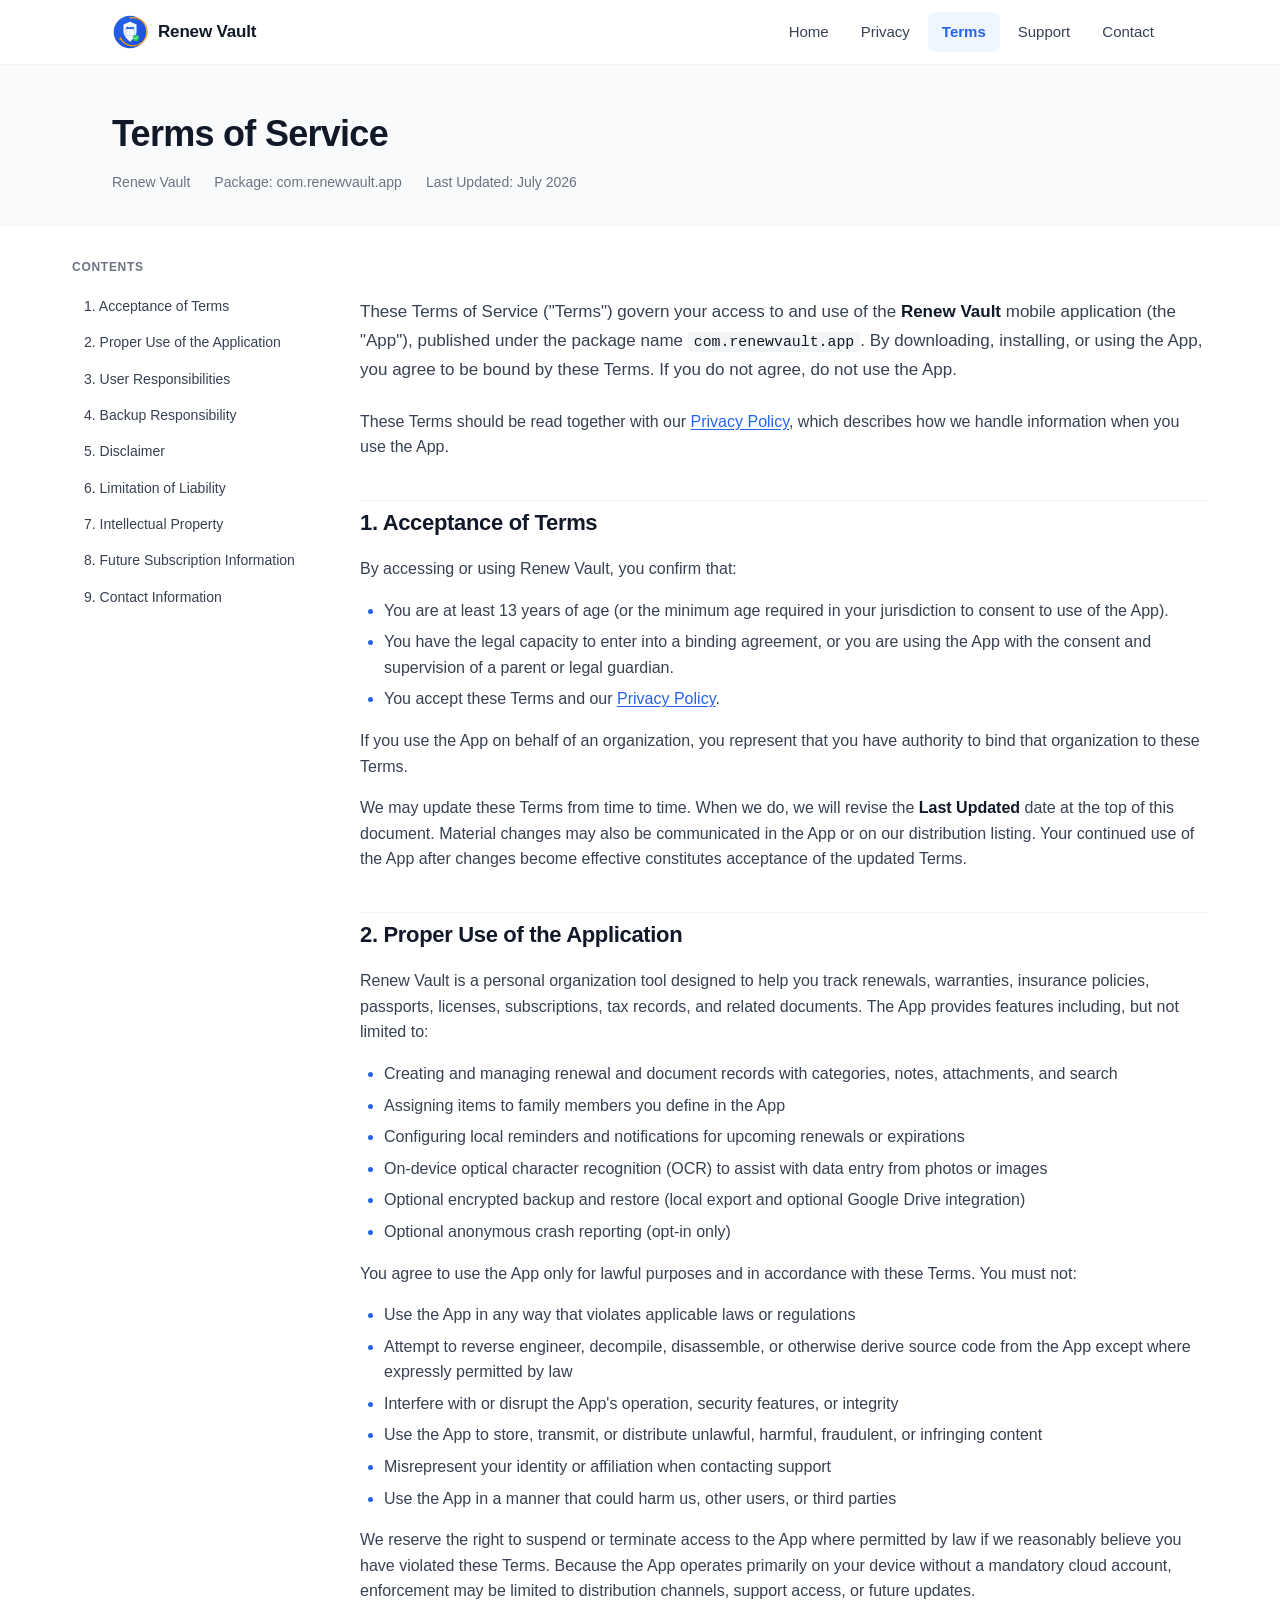
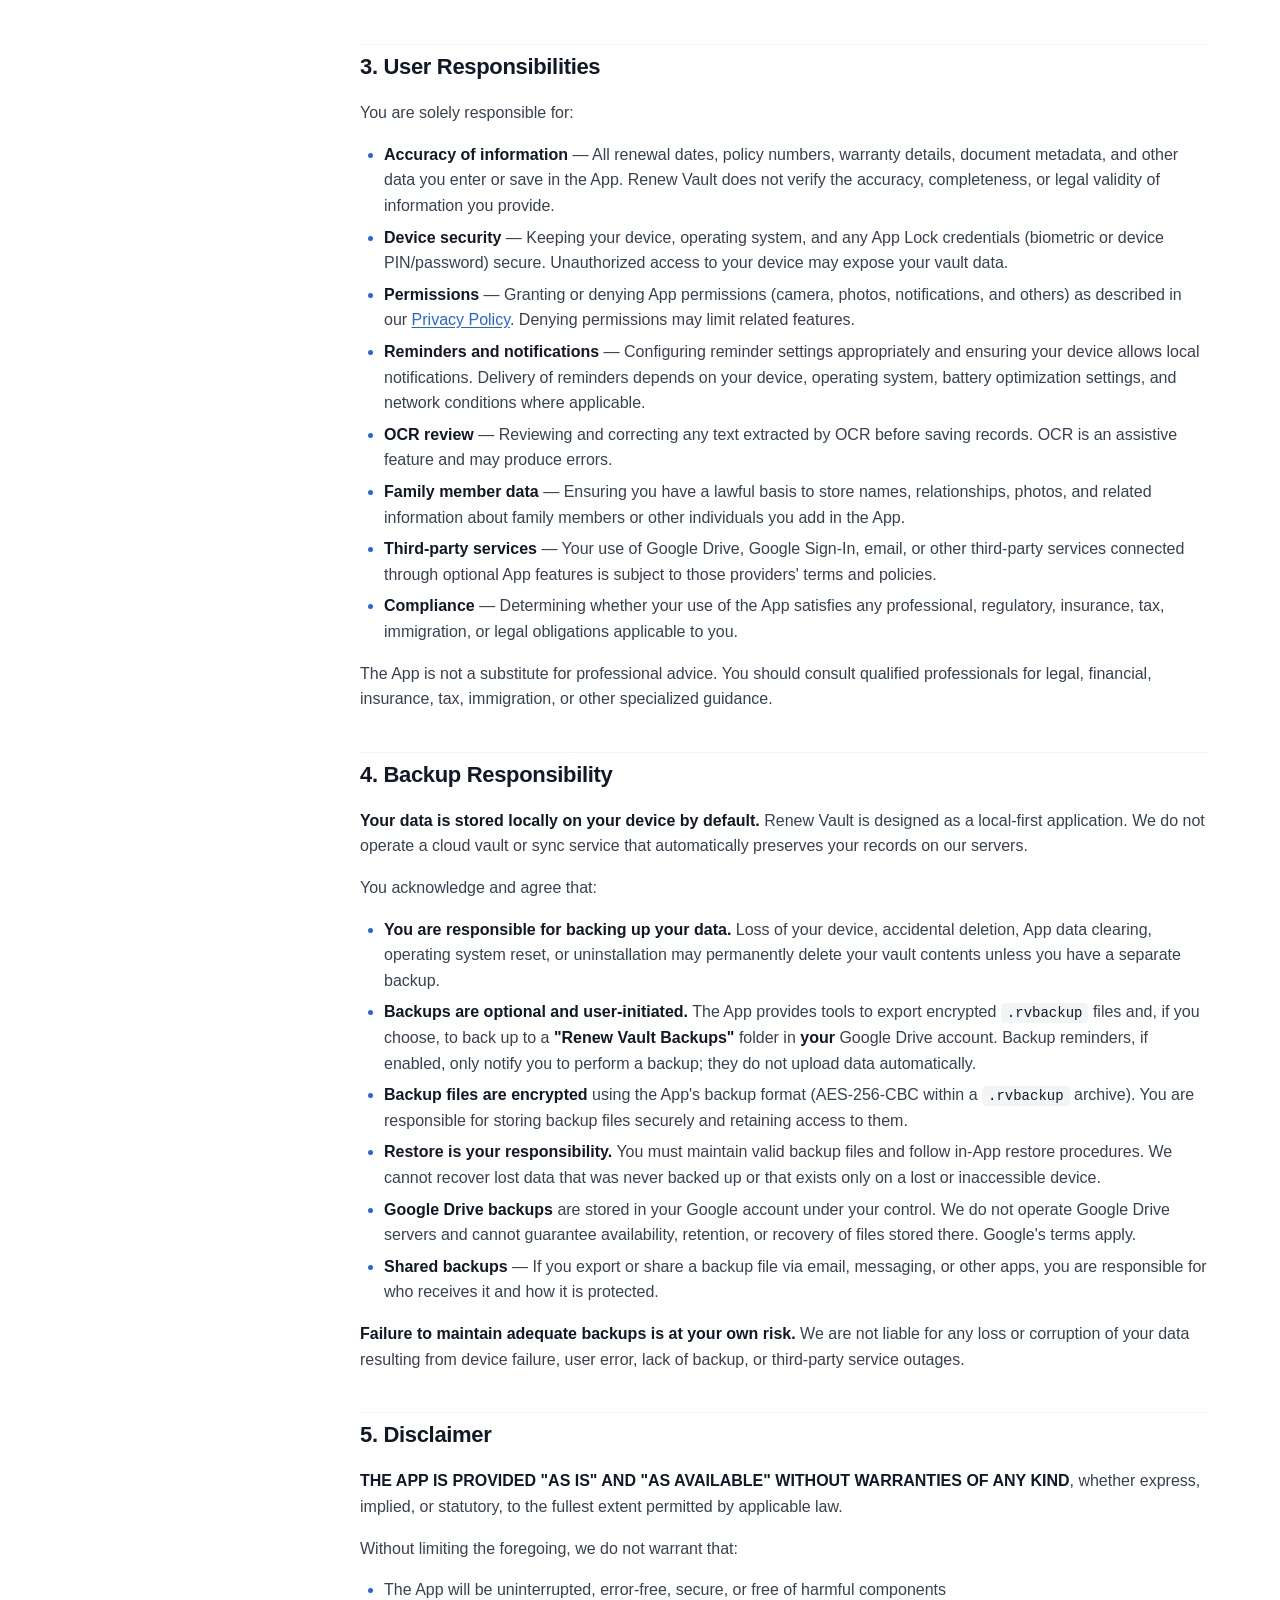
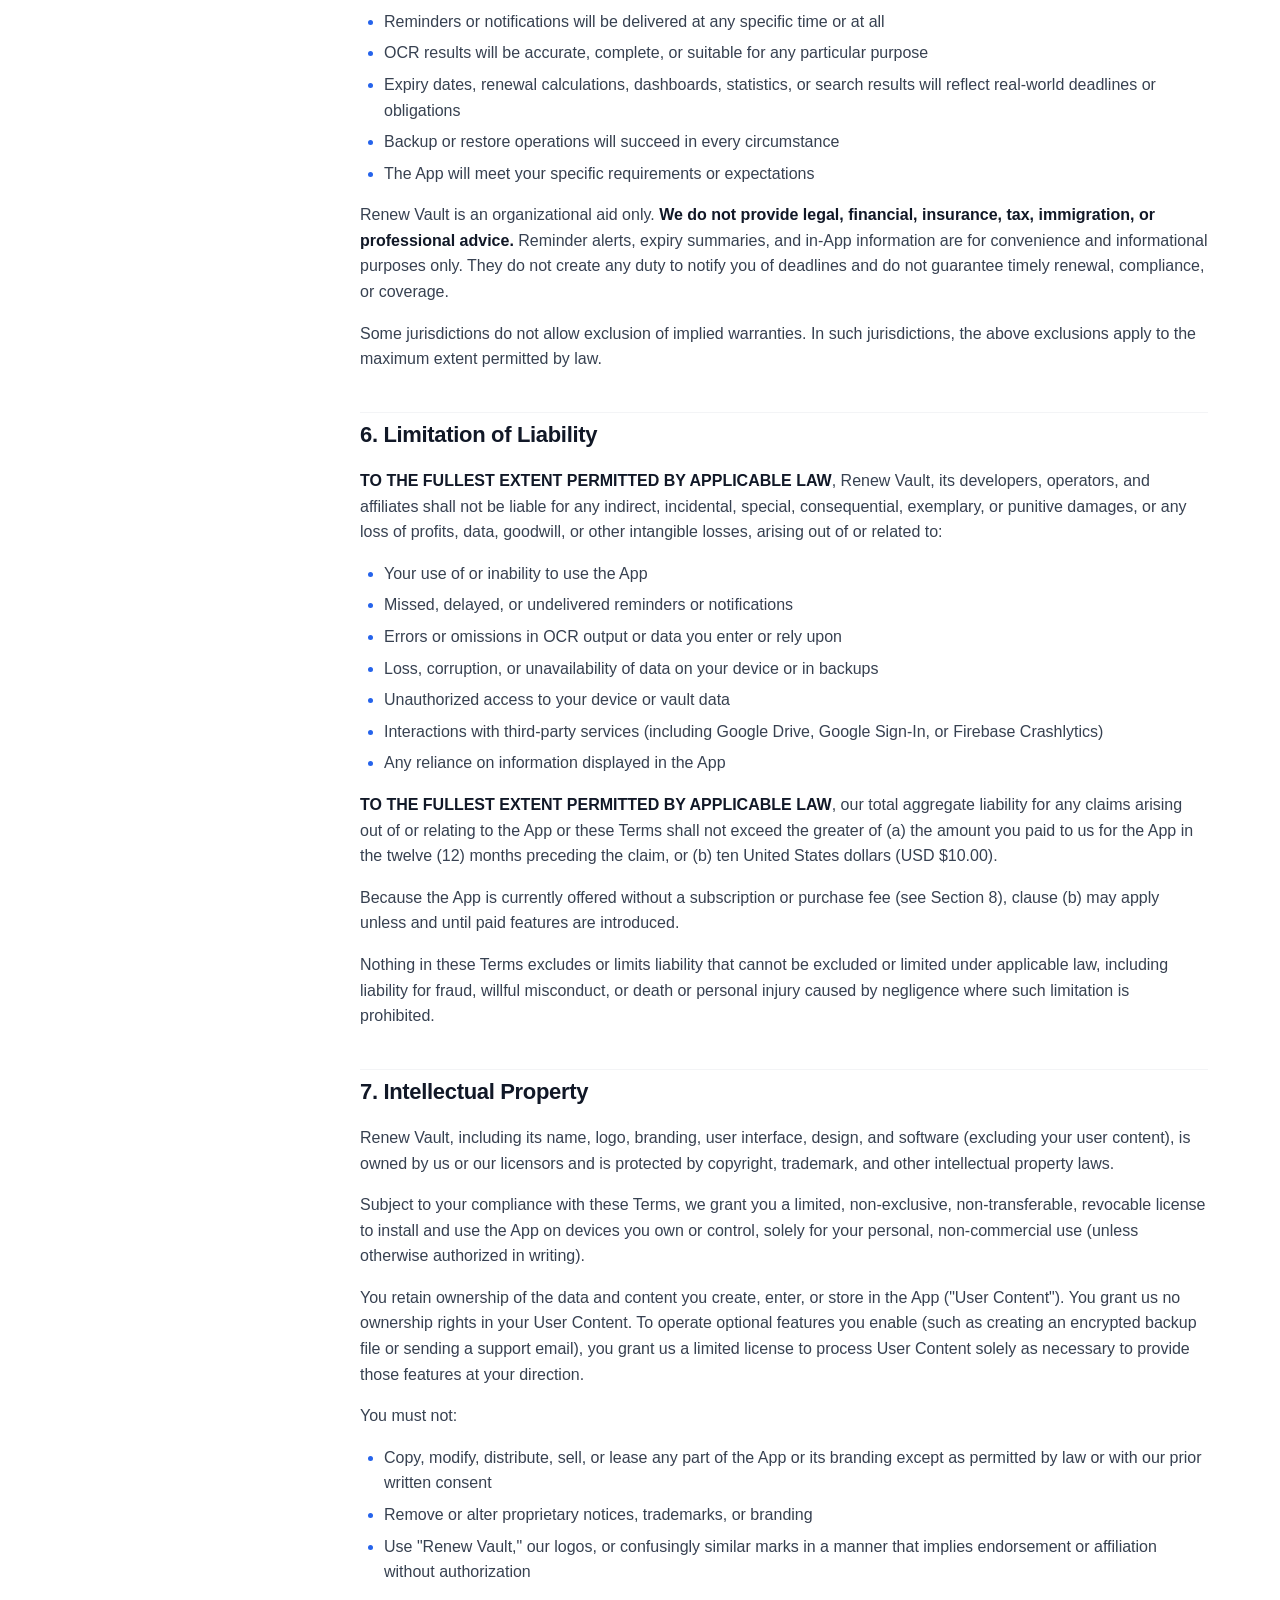
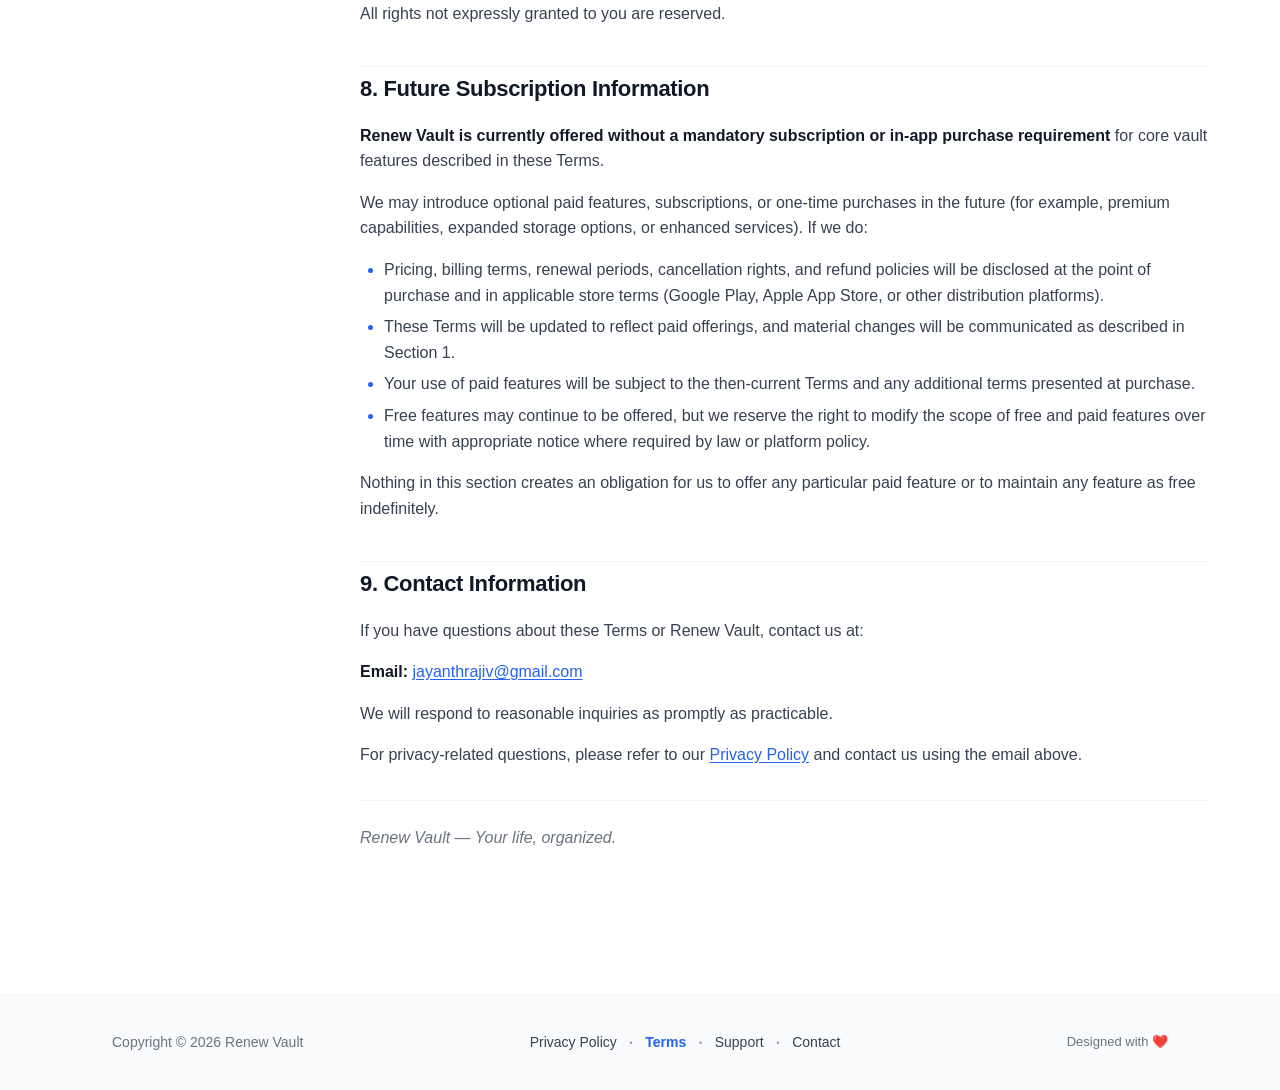
<file: docs/terms.html>
<!DOCTYPE html>
<html lang="en">
<head>
  <meta charset="UTF-8">
  <meta name="viewport" content="width=device-width, initial-scale=1.0">
  <meta name="description" content="Renew Vault Terms of Service — terms governing use of the Renew Vault mobile application (com.renewvault.app).">
  <meta name="keywords" content="Renew Vault terms of service, app terms, com.renewvault.app">
  <meta name="robots" content="index, follow">
  <meta name="author" content="Renew Vault">
  <link rel="canonical" href="https://jayanthrajiv1983.github.io/renew_vault/terms.html">
  <title>Terms of Service — Renew Vault</title>
  <meta property="og:type" content="website">
  <meta property="og:site_name" content="Renew Vault">
  <meta property="og:title" content="Terms of Service — Renew Vault">
  <meta property="og:description" content="Terms governing use of the Renew Vault mobile application.">
  <meta property="og:url" content="https://jayanthrajiv1983.github.io/renew_vault/terms.html">
  <meta property="og:image" content="https://jayanthrajiv1983.github.io/renew_vault/images/og-image.svg">
  <meta property="og:locale" content="en_US">
  <meta name="twitter:card" content="summary_large_image">
  <meta name="twitter:title" content="Terms of Service — Renew Vault">
  <meta name="twitter:description" content="Terms governing use of the Renew Vault mobile application.">
  <meta name="twitter:image" content="https://jayanthrajiv1983.github.io/renew_vault/images/og-image.svg">
  <link rel="icon" href="assets/favicon.svg" type="image/svg+xml">
  <link rel="apple-touch-icon" href="images/renew_vault_logo.svg">
  <link rel="stylesheet" href="css/styles.css">
</head>
<body class="page page--legal">
  <!-- SHARED HEADER — keep identical across all website/*.html pages -->
  <header class="site-header">
    <div class="container header-inner">
      <a href="index.html" class="logo-link">
        <img src="images/renew_vault_logo.svg" alt="" width="36" height="36" aria-hidden="true">
        Renew Vault
      </a>
      <button class="nav-toggle" type="button" aria-expanded="false" aria-controls="site-nav" aria-label="Toggle navigation">
        <span class="nav-toggle-bar"></span>
        <span class="nav-toggle-bar"></span>
        <span class="nav-toggle-bar"></span>
      </button>
      <nav class="site-nav" id="site-nav" aria-label="Main navigation">
        <ul>
          <li><a href="index.html">Home</a></li>
          <li><a href="privacy-policy.html">Privacy</a></li>
          <li><a href="terms.html">Terms</a></li>
          <li><a href="support.html">Support</a></li>
          <li><a href="contact.html">Contact</a></li>
        </ul>
      </nav>
    </div>
  </header>

  <main>
    <header class="page-header">
      <div class="container">
        <h1>Terms of Service</h1>
        <p class="page-meta">
          <span>Renew Vault</span>
          <span>Package: com.renewvault.app</span>
          <time datetime="2026-07">Last Updated: July 2026</time>
        </p>
      </div>
    </header>

    <section class="legal-page" aria-labelledby="legal-content-title">
      <div class="container legal-layout">
        <aside class="legal-toc" aria-label="Table of contents">
          <button
            class="legal-toc-toggle"
            type="button"
            aria-expanded="false"
            aria-controls="legal-toc-nav"
            id="legal-toc-toggle"
          >
            <span>On this page</span>
            <svg class="legal-toc-toggle-icon" width="20" height="20" viewBox="0 0 24 24" fill="none" stroke="currentColor" stroke-width="2" aria-hidden="true">
              <polyline points="6 9 12 15 18 9"/>
            </svg>
          </button>
          <nav class="legal-toc-nav" id="legal-toc-nav">
            <p class="legal-toc-heading">Contents</p>
            <ol class="legal-toc-list">
              <li><a href="#acceptance-of-terms">1. Acceptance of Terms</a></li>
              <li><a href="#proper-use">2. Proper Use of the Application</a></li>
              <li><a href="#user-responsibilities">3. User Responsibilities</a></li>
              <li><a href="#backup-responsibility">4. Backup Responsibility</a></li>
              <li><a href="#disclaimer">5. Disclaimer</a></li>
              <li><a href="#limitation-of-liability">6. Limitation of Liability</a></li>
              <li><a href="#intellectual-property">7. Intellectual Property</a></li>
              <li><a href="#future-subscription">8. Future Subscription Information</a></li>
              <li><a href="#contact-information">9. Contact Information</a></li>
            </ol>
          </nav>
        </aside>

        <article class="legal-content content" id="legal-content">
          <h2 id="legal-content-title" class="sr-only">Terms of Service content</h2>

          <p class="lead">These Terms of Service ("Terms") govern your access to and use of the <strong>Renew Vault</strong> mobile application (the "App"), published under the package name <code>com.renewvault.app</code>. By downloading, installing, or using the App, you agree to be bound by these Terms. If you do not agree, do not use the App.</p>

          <p>These Terms should be read together with our <a href="privacy-policy.html">Privacy Policy</a>, which describes how we handle information when you use the App.</p>

          <h2 id="acceptance-of-terms">1. Acceptance of Terms</h2>
          <p>By accessing or using Renew Vault, you confirm that:</p>
          <ul>
            <li>You are at least 13 years of age (or the minimum age required in your jurisdiction to consent to use of the App).</li>
            <li>You have the legal capacity to enter into a binding agreement, or you are using the App with the consent and supervision of a parent or legal guardian.</li>
            <li>You accept these Terms and our <a href="privacy-policy.html">Privacy Policy</a>.</li>
          </ul>
          <p>If you use the App on behalf of an organization, you represent that you have authority to bind that organization to these Terms.</p>
          <p>We may update these Terms from time to time. When we do, we will revise the <strong>Last Updated</strong> date at the top of this document. Material changes may also be communicated in the App or on our distribution listing. Your continued use of the App after changes become effective constitutes acceptance of the updated Terms.</p>

          <h2 id="proper-use">2. Proper Use of the Application</h2>
          <p>Renew Vault is a personal organization tool designed to help you track renewals, warranties, insurance policies, passports, licenses, subscriptions, tax records, and related documents. The App provides features including, but not limited to:</p>
          <ul>
            <li>Creating and managing renewal and document records with categories, notes, attachments, and search</li>
            <li>Assigning items to family members you define in the App</li>
            <li>Configuring local reminders and notifications for upcoming renewals or expirations</li>
            <li>On-device optical character recognition (OCR) to assist with data entry from photos or images</li>
            <li>Optional encrypted backup and restore (local export and optional Google Drive integration)</li>
            <li>Optional anonymous crash reporting (opt-in only)</li>
          </ul>
          <p>You agree to use the App only for lawful purposes and in accordance with these Terms. You must not:</p>
          <ul>
            <li>Use the App in any way that violates applicable laws or regulations</li>
            <li>Attempt to reverse engineer, decompile, disassemble, or otherwise derive source code from the App except where expressly permitted by law</li>
            <li>Interfere with or disrupt the App's operation, security features, or integrity</li>
            <li>Use the App to store, transmit, or distribute unlawful, harmful, fraudulent, or infringing content</li>
            <li>Misrepresent your identity or affiliation when contacting support</li>
            <li>Use the App in a manner that could harm us, other users, or third parties</li>
          </ul>
          <p>We reserve the right to suspend or terminate access to the App where permitted by law if we reasonably believe you have violated these Terms. Because the App operates primarily on your device without a mandatory cloud account, enforcement may be limited to distribution channels, support access, or future updates.</p>

          <h2 id="user-responsibilities">3. User Responsibilities</h2>
          <p>You are solely responsible for:</p>
          <ul>
            <li><strong>Accuracy of information</strong> — All renewal dates, policy numbers, warranty details, document metadata, and other data you enter or save in the App. Renew Vault does not verify the accuracy, completeness, or legal validity of information you provide.</li>
            <li><strong>Device security</strong> — Keeping your device, operating system, and any App Lock credentials (biometric or device PIN/password) secure. Unauthorized access to your device may expose your vault data.</li>
            <li><strong>Permissions</strong> — Granting or denying App permissions (camera, photos, notifications, and others) as described in our <a href="privacy-policy.html">Privacy Policy</a>. Denying permissions may limit related features.</li>
            <li><strong>Reminders and notifications</strong> — Configuring reminder settings appropriately and ensuring your device allows local notifications. Delivery of reminders depends on your device, operating system, battery optimization settings, and network conditions where applicable.</li>
            <li><strong>OCR review</strong> — Reviewing and correcting any text extracted by OCR before saving records. OCR is an assistive feature and may produce errors.</li>
            <li><strong>Family member data</strong> — Ensuring you have a lawful basis to store names, relationships, photos, and related information about family members or other individuals you add in the App.</li>
            <li><strong>Third-party services</strong> — Your use of Google Drive, Google Sign-In, email, or other third-party services connected through optional App features is subject to those providers' terms and policies.</li>
            <li><strong>Compliance</strong> — Determining whether your use of the App satisfies any professional, regulatory, insurance, tax, immigration, or legal obligations applicable to you.</li>
          </ul>
          <p>The App is not a substitute for professional advice. You should consult qualified professionals for legal, financial, insurance, tax, immigration, or other specialized guidance.</p>

          <h2 id="backup-responsibility">4. Backup Responsibility</h2>
          <p><strong>Your data is stored locally on your device by default.</strong> Renew Vault is designed as a local-first application. We do not operate a cloud vault or sync service that automatically preserves your records on our servers.</p>
          <p>You acknowledge and agree that:</p>
          <ul>
            <li><strong>You are responsible for backing up your data.</strong> Loss of your device, accidental deletion, App data clearing, operating system reset, or uninstallation may permanently delete your vault contents unless you have a separate backup.</li>
            <li><strong>Backups are optional and user-initiated.</strong> The App provides tools to export encrypted <code>.rvbackup</code> files and, if you choose, to back up to a <strong>"Renew Vault Backups"</strong> folder in <strong>your</strong> Google Drive account. Backup reminders, if enabled, only notify you to perform a backup; they do not upload data automatically.</li>
            <li><strong>Backup files are encrypted</strong> using the App's backup format (AES-256-CBC within a <code>.rvbackup</code> archive). You are responsible for storing backup files securely and retaining access to them.</li>
            <li><strong>Restore is your responsibility.</strong> You must maintain valid backup files and follow in-App restore procedures. We cannot recover lost data that was never backed up or that exists only on a lost or inaccessible device.</li>
            <li><strong>Google Drive backups</strong> are stored in your Google account under your control. We do not operate Google Drive servers and cannot guarantee availability, retention, or recovery of files stored there. Google's terms apply.</li>
            <li><strong>Shared backups</strong> — If you export or share a backup file via email, messaging, or other apps, you are responsible for who receives it and how it is protected.</li>
          </ul>
          <p><strong>Failure to maintain adequate backups is at your own risk.</strong> We are not liable for any loss or corruption of your data resulting from device failure, user error, lack of backup, or third-party service outages.</p>

          <h2 id="disclaimer">5. Disclaimer</h2>
          <p><strong>THE APP IS PROVIDED "AS IS" AND "AS AVAILABLE" WITHOUT WARRANTIES OF ANY KIND</strong>, whether express, implied, or statutory, to the fullest extent permitted by applicable law.</p>
          <p>Without limiting the foregoing, we do not warrant that:</p>
          <ul>
            <li>The App will be uninterrupted, error-free, secure, or free of harmful components</li>
            <li>Reminders or notifications will be delivered at any specific time or at all</li>
            <li>OCR results will be accurate, complete, or suitable for any particular purpose</li>
            <li>Expiry dates, renewal calculations, dashboards, statistics, or search results will reflect real-world deadlines or obligations</li>
            <li>Backup or restore operations will succeed in every circumstance</li>
            <li>The App will meet your specific requirements or expectations</li>
          </ul>
          <p>Renew Vault is an organizational aid only. <strong>We do not provide legal, financial, insurance, tax, immigration, or professional advice.</strong> Reminder alerts, expiry summaries, and in-App information are for convenience and informational purposes only. They do not create any duty to notify you of deadlines and do not guarantee timely renewal, compliance, or coverage.</p>
          <p>Some jurisdictions do not allow exclusion of implied warranties. In such jurisdictions, the above exclusions apply to the maximum extent permitted by law.</p>

          <h2 id="limitation-of-liability">6. Limitation of Liability</h2>
          <p><strong>TO THE FULLEST EXTENT PERMITTED BY APPLICABLE LAW</strong>, Renew Vault, its developers, operators, and affiliates shall not be liable for any indirect, incidental, special, consequential, exemplary, or punitive damages, or any loss of profits, data, goodwill, or other intangible losses, arising out of or related to:</p>
          <ul>
            <li>Your use of or inability to use the App</li>
            <li>Missed, delayed, or undelivered reminders or notifications</li>
            <li>Errors or omissions in OCR output or data you enter or rely upon</li>
            <li>Loss, corruption, or unavailability of data on your device or in backups</li>
            <li>Unauthorized access to your device or vault data</li>
            <li>Interactions with third-party services (including Google Drive, Google Sign-In, or Firebase Crashlytics)</li>
            <li>Any reliance on information displayed in the App</li>
          </ul>
          <p><strong>TO THE FULLEST EXTENT PERMITTED BY APPLICABLE LAW</strong>, our total aggregate liability for any claims arising out of or relating to the App or these Terms shall not exceed the greater of (a) the amount you paid to us for the App in the twelve (12) months preceding the claim, or (b) ten United States dollars (USD $10.00).</p>
          <p>Because the App is currently offered without a subscription or purchase fee (see Section 8), clause (b) may apply unless and until paid features are introduced.</p>
          <p>Nothing in these Terms excludes or limits liability that cannot be excluded or limited under applicable law, including liability for fraud, willful misconduct, or death or personal injury caused by negligence where such limitation is prohibited.</p>

          <h2 id="intellectual-property">7. Intellectual Property</h2>
          <p>Renew Vault, including its name, logo, branding, user interface, design, and software (excluding your user content), is owned by us or our licensors and is protected by copyright, trademark, and other intellectual property laws.</p>
          <p>Subject to your compliance with these Terms, we grant you a limited, non-exclusive, non-transferable, revocable license to install and use the App on devices you own or control, solely for your personal, non-commercial use (unless otherwise authorized in writing).</p>
          <p>You retain ownership of the data and content you create, enter, or store in the App ("User Content"). You grant us no ownership rights in your User Content. To operate optional features you enable (such as creating an encrypted backup file or sending a support email), you grant us a limited license to process User Content solely as necessary to provide those features at your direction.</p>
          <p>You must not:</p>
          <ul>
            <li>Copy, modify, distribute, sell, or lease any part of the App or its branding except as permitted by law or with our prior written consent</li>
            <li>Remove or alter proprietary notices, trademarks, or branding</li>
            <li>Use "Renew Vault," our logos, or confusingly similar marks in a manner that implies endorsement or affiliation without authorization</li>
          </ul>
          <p>All rights not expressly granted to you are reserved.</p>

          <h2 id="future-subscription">8. Future Subscription Information</h2>
          <p><strong>Renew Vault is currently offered without a mandatory subscription or in-app purchase requirement</strong> for core vault features described in these Terms.</p>
          <p>We may introduce optional paid features, subscriptions, or one-time purchases in the future (for example, premium capabilities, expanded storage options, or enhanced services). If we do:</p>
          <ul>
            <li>Pricing, billing terms, renewal periods, cancellation rights, and refund policies will be disclosed at the point of purchase and in applicable store terms (Google Play, Apple App Store, or other distribution platforms).</li>
            <li>These Terms will be updated to reflect paid offerings, and material changes will be communicated as described in Section 1.</li>
            <li>Your use of paid features will be subject to the then-current Terms and any additional terms presented at purchase.</li>
            <li>Free features may continue to be offered, but we reserve the right to modify the scope of free and paid features over time with appropriate notice where required by law or platform policy.</li>
          </ul>
          <p>Nothing in this section creates an obligation for us to offer any particular paid feature or to maintain any feature as free indefinitely.</p>

          <h2 id="contact-information">9. Contact Information</h2>
          <p>If you have questions about these Terms or Renew Vault, contact us at:</p>
          <p><strong>Email:</strong> <a href="mailto:jayanthrajiv@gmail.com">jayanthrajiv@gmail.com</a></p>
          <p>We will respond to reasonable inquiries as promptly as practicable.</p>
          <p>For privacy-related questions, please refer to our <a href="privacy-policy.html">Privacy Policy</a> and contact us using the email above.</p>

          <p class="tagline"><em>Renew Vault — Your life, organized.</em></p>
        </article>
      </div>
    </section>
  </main>

  <!-- SHARED FOOTER — keep identical across all website/*.html pages -->
  <footer class="site-footer">
    <div class="container">
      <div class="footer-inner">
        <p class="footer-copyright">Copyright &copy; <span id="footer-year">2026</span> Renew Vault</p>
        <nav class="footer-nav" aria-label="Footer navigation">
          <ul>
            <li><a href="privacy-policy.html">Privacy Policy</a></li>
            <li><a href="terms.html">Terms</a></li>
            <li><a href="support.html">Support</a></li>
            <li><a href="contact.html">Contact</a></li>
          </ul>
        </nav>
        <p class="footer-designed">Designed with ❤️</p>
      </div>
    </div>
  </footer>

  <script src="js/main.js"></script>
</body>
</html>
</file>
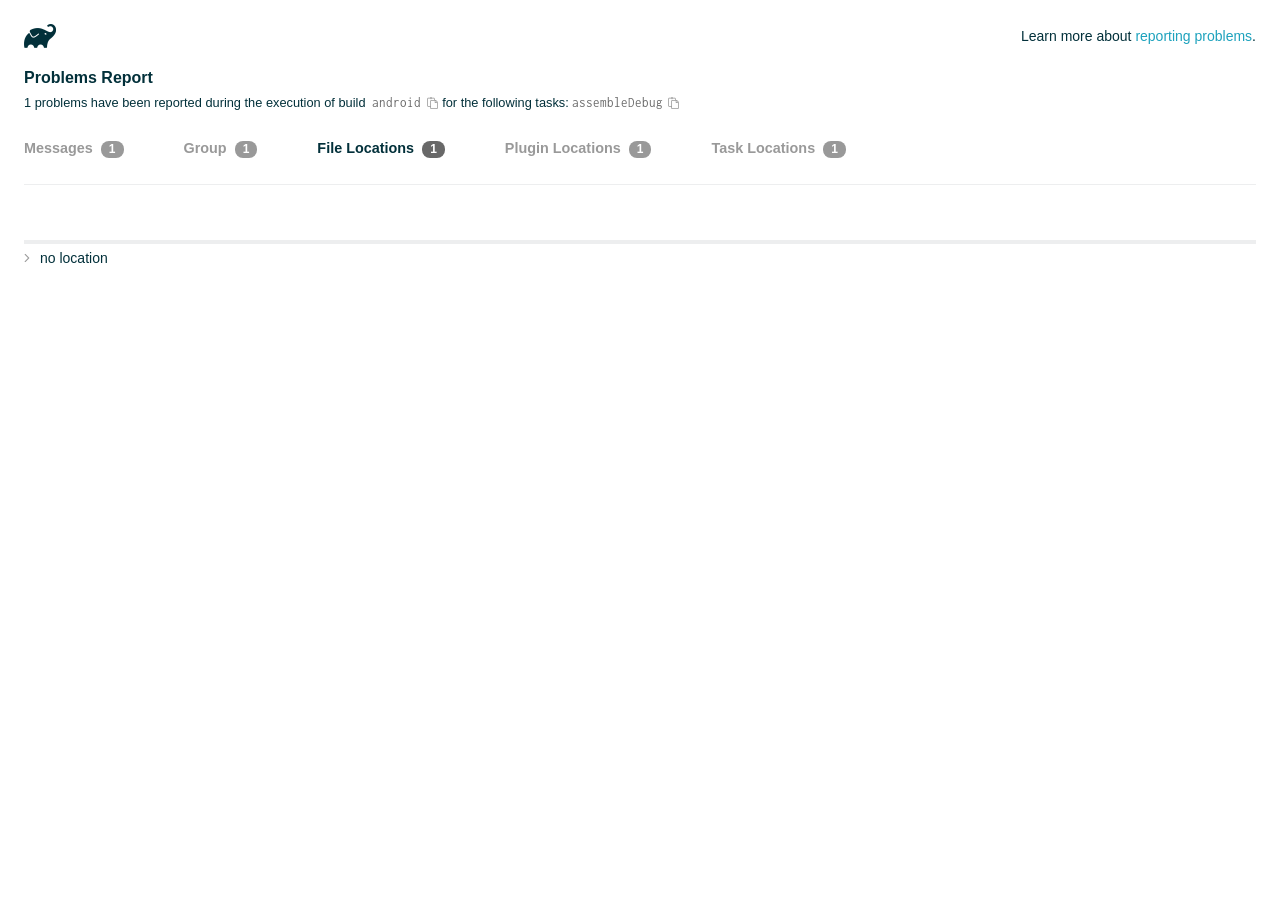
<file: android/build/reports/problems/problems-report.html>
<!DOCTYPE html>

<html lang="en">
<head>
    <!-- Required meta tags -->
    <meta charset="utf-8">
    <meta name="viewport" content="width=device-width, initial-scale=1, shrink-to-fit=no">

                    <style type="text/css">
                /*! normalize.css v7.0.0 | MIT License | github.com/necolas/normalize.css */
html {
    line-height: 1.15;
    -ms-text-size-adjust: 100%;
    -webkit-text-size-adjust: 100%
}

body {
    margin: 0
}

article, aside, footer, header, nav, section {
    display: block
}

h1 {
    font-size: 2em;
    margin: .67em 0
}

figcaption, figure, main {
    display: block
}

figure {
    margin: 1em 40px
}

hr {
    box-sizing: content-box;
    height: 0;
    overflow: visible
}

pre {
    font-family: monospace, monospace;
    font-size: 1em
}

a {
    background-color: transparent;
    -webkit-text-decoration-skip: objects
}

abbr[title] {
    border-bottom: none;
    text-decoration: underline;
    text-decoration: underline dotted
}

b, strong {
    font-weight: inherit
}

b, strong {
    font-weight: bolder
}

code, kbd, samp {
    font-family: monospace, monospace;
    font-size: 1em
}

dfn {
    font-style: italic
}

mark {
    background-color: #ff0;
    color: #000
}

small {
    font-size: 80%
}

sub, sup {
    font-size: 75%;
    line-height: 0;
    position: relative;
    vertical-align: baseline
}

sub {
    bottom: -.25em
}

sup {
    top: -.5em
}

audio, video {
    display: inline-block
}

audio:not([controls]) {
    display: none;
    height: 0
}

img {
    border-style: none
}

svg:not(:root) {
    overflow: hidden
}

button, input, optgroup, select, textarea {
    font-family: sans-serif;
    font-size: 100%;
    line-height: 1.15;
    margin: 0
}

button, input {
    overflow: visible
}

button, select {
    text-transform: none
}

[type=reset], [type=submit], button, html [type=button] {
    -webkit-appearance: button
}

[type=button]::-moz-focus-inner, [type=reset]::-moz-focus-inner, [type=submit]::-moz-focus-inner, button::-moz-focus-inner {
    border-style: none;
    padding: 0
}

[type=button]:-moz-focusring, [type=reset]:-moz-focusring, [type=submit]:-moz-focusring, button:-moz-focusring {
    outline: 1px dotted ButtonText
}

fieldset {
    padding: .35em .75em .625em
}

legend {
    box-sizing: border-box;
    color: inherit;
    display: table;
    max-width: 100%;
    padding: 0;
    white-space: normal
}

progress {
    display: inline-block;
    vertical-align: baseline
}

textarea {
    overflow: auto
}

[type=checkbox], [type=radio] {
    box-sizing: border-box;
    padding: 0
}

[type=number]::-webkit-inner-spin-button, [type=number]::-webkit-outer-spin-button {
    height: auto
}

[type=search] {
    -webkit-appearance: textfield;
    outline-offset: -2px
}

[type=search]::-webkit-search-cancel-button, [type=search]::-webkit-search-decoration {
    -webkit-appearance: none
}

::-webkit-file-upload-button {
    -webkit-appearance: button;
    font: inherit
}

details, menu {
    display: block
}

summary {
    display: list-item
}

canvas {
    display: inline-block
}

template {
    display: none
}

[hidden] {
    display: none
}

/* configuration cache styles */

.report-wrapper {
    margin: 0;
    padding: 0 24px;
}

.gradle-logo {
    width: 32px;
    height: 24px;
    background-image: url("[data-uri]");
    background-size: contain;
}

.header {
    display: flex;
    flex-wrap: wrap;
    position: fixed;
    top: 0;
    left: 0;
    width: 100%;
    padding: 24px 24px 0 24px;
    background-color: white;
    z-index: 1;
}

.learn-more {
    margin-left: auto;
    align-self: center;
    font-size: 0.875rem;
    font-weight: normal;
}

.title {
    display: flex;
    align-items: center;
    padding: 18px 0 24px 0;
    flex: 1 0 100%;
}

.content {
    font-size: 0.875rem;
    padding: 240px 0 48px;
    overflow-x: auto;
    white-space: nowrap;
}

.content ol:first-of-type {
    margin: 0;
}

.tree-btn {
    cursor: pointer;
    display: inline-block;
    width: 16px;
    height: 16px;
    background-size: contain;
    background-repeat: no-repeat;
    vertical-align: middle;
    margin-top: -0.2em;
}

.tree-btn.collapsed {
    background-image: url('data:image/svg+xml;utf8,<svg xmlns="http://www.w3.org/2000/svg" viewBox="0 0 192 512"><path d="M166.9 264.5l-117.8 116c-4.7 4.7-12.3 4.7-17 0l-7.1-7.1c-4.7-4.7-4.7-12.3 0-17L127.3 256 25.1 155.6c-4.7-4.7-4.7-12.3 0-17l7.1-7.1c4.7-4.7 12.3-4.7 17 0l117.8 116c4.6 4.7 4.6 12.3-.1 17z" fill="%23999999" stroke="%23999999"/></svg>');
}

.tree-btn.expanded {
    background-image: url('data:image/svg+xml;utf8,<svg xmlns="http://www.w3.org/2000/svg" viewBox="0 0 256 512"><path d="M119.5 326.9L3.5 209.1c-4.7-4.7-4.7-12.3 0-17l7.1-7.1c4.7-4.7 12.3-4.7 17 0L128 287.3l100.4-102.2c4.7-4.7 12.3-4.7 17 0l7.1 7.1c4.7 4.7 4.7 12.3 0 17L136.5 327c-4.7 4.6-12.3 4.6-17-.1z" fill="%23999999" stroke="%23999999"/></svg>');
}

ul .tree-btn {
    margin-right: 3px;
}

.leaf-icon {
    display: inline-block;
    width: 16px;
    height: 16px;
    background-image: url('data:image/svg+xml;utf8,<svg xmlns="http://www.w3.org/2000/svg" viewBox="0 0 256 512"><path d="M32 256 H224" stroke="%23999999" stroke-width="48" stroke-linecap="round"/></svg>');
    background-size: contain;
    background-repeat: no-repeat;
    vertical-align: middle;
    margin-top: -0.2em;
}

.invisible-text {
    user-select: all; /* Allow the text to be selectable */
    color: transparent; /* Hide the text */
    text-indent: -9999px; /* Move the text out of view */
    position: relative;
    white-space: pre; /* Preserve meaningful whitespace in the invisible text for copying */
}

.text-for-copy {
    display: inline-block;
}

.enum-icon {
    display: inline-block;
    width: 16px;
    height: 16px;
    background-image: url('data:image/svg+xml;utf8,<svg xmlns="http://www.w3.org/2000/svg" viewBox="0 0 1024 1024"><circle cx="512" cy="512" r="200" /></svg>');
    background-size: contain;
    background-repeat: no-repeat;
    vertical-align: middle;
    margin-inline-start: 0.5ex;
    margin-inline-end: 0.5ex;
    margin-top: -0.2em;
}

.error-icon {
    display: inline-block;
    width: 16px;
    height: 16px;
    background-image: url('data:image/svg+xml;utf8,<svg xmlns="http://www.w3.org/2000/svg" viewBox="0 0 320 512"><path d="M193.94 256L296.5 153.44l21.15-21.15c3.12-3.12 3.12-8.19 0-11.31l-22.63-22.63c-3.12-3.12-8.19-3.12-11.31 0L160 222.06 36.29 98.34c-3.12-3.12-8.19-3.12-11.31 0L2.34 120.97c-3.12 3.12-3.12 8.19 0 11.31L126.06 256 2.34 379.71c-3.12 3.12-3.12 8.19 0 11.31l22.63 22.63c3.12 3.12 8.19 3.12 11.31 0L160 289.94 262.56 392.5l21.15 21.15c3.12 3.12 8.19 3.12 11.31 0l22.63-22.63c3.12-3.12 3.12-8.19 0-11.31L193.94 256z" fill="%23FC461E" stroke="%23FC461E"/></svg>');
    background-size: contain;
    background-repeat: no-repeat;
    vertical-align: middle;
    margin-inline-start: 0.5ex;
    margin-inline-end: 0.5ex;
    margin-top: -0.2em;
}

.advice-icon {
    display: inline-block;
    width: 16px;
    height: 16px;
    background-image: url('data:image/svg+xml;utf8,<svg width="800px" height="800px" viewBox="-4.93 0 122.88 122.88" version="1.1" id="Layer_1" xmlns="http://www.w3.org/2000/svg" xmlns:xlink="http://www.w3.org/1999/xlink"  style="enable-background:new 0 0 113.01 122.88" xml:space="preserve"><g><path d="M44.13,102.06c-1.14,0.03-2.14-0.81-2.3-1.96c-0.17-1.2,0.64-2.31,1.82-2.54c-1.3-7.37-4.85-11.43-8.6-15.72 c-2.92-3.34-5.95-6.81-8.34-11.92c-2.35-5.03-3.64-10.23-3.6-15.63c0.05-5.4,1.42-10.96,4.4-16.71c0.02-0.04,0.04-0.07,0.06-0.11 l0,0c3.91-6.62,9.38-11.04,15.47-13.52c5.11-2.09,10.66-2.8,16.1-2.3c5.42,0.5,10.73,2.2,15.37,4.94 c5.9,3.49,10.75,8.67,13.42,15.21c1.44,3.54,2.42,7.49,2.54,11.82c0.12,4.31-0.62,8.96-2.61,13.88 c-2.66,6.59-6.18,10.68-9.47,14.51c-3.03,3.53-5.85,6.81-7.42,11.84c0.89,0.21,1.59,0.94,1.73,1.9c0.17,1.24-0.7,2.39-1.94,2.56 l-0.77,0.11c-0.14,1.09-0.23,2.26-0.27,3.51l0.25-0.04c1.24-0.17,2.39,0.7,2.56,1.94c0.17,1.24-0.7,2.39-1.94,2.56l-0.78,0.11 c0.01,0.15,0.02,0.3,0.03,0.45l0,0c0.07,0.88,0.08,1.73,0.03,2.54l0.13-0.02c1.25-0.15,2.38,0.74,2.54,1.98 c0.15,1.25-0.74,2.38-1.98,2.54l-1.68,0.21c-1.2,3.11-3.34,5.48-5.87,6.94c-1.74,1.01-3.67,1.59-5.61,1.71 c-1.97,0.12-3.96-0.25-5.78-1.13c-2.08-1.02-3.94-2.71-5.29-5.14c-0.65-0.33-1.13-0.97-1.23-1.75c-0.04-0.31-0.01-0.61,0.07-0.89 c-0.39-1.16-0.68-2.43-0.87-3.83l-0.07,0.01c-1.24,0.17-2.39-0.7-2.56-1.94c-0.17-1.24,0.7-2.39,1.94-2.56l0.54-0.08 C44.19,104.32,44.18,103.16,44.13,102.06L44.13,102.06z M2.18,58.86C1.01,58.89,0.04,57.98,0,56.81c-0.04-1.17,0.88-2.14,2.05-2.18 l8.7-0.3c1.17-0.04,2.14,0.88,2.18,2.05c0.04,1.17-0.88,2.14-2.05,2.18L2.18,58.86L2.18,58.86z M110.68,50.25 c1.16-0.12,2.2,0.73,2.32,1.89c0.12,1.16-0.73,2.2-1.89,2.32l-8.66,0.91c-1.16,0.12-2.2-0.73-2.32-1.89 c-0.12-1.16,0.73-2.2,1.89-2.32L110.68,50.25L110.68,50.25z M94.91,14.78c0.65-0.97,1.96-1.23,2.93-0.58 c0.97,0.65,1.23,1.96,0.58,2.93l-4.84,7.24c-0.65,0.97-1.96,1.23-2.93,0.58c-0.97-0.65-1.23-1.96-0.58-2.93L94.91,14.78 L94.91,14.78z M57.63,2.06c0.03-1.17,1-2.09,2.16-2.06c1.17,0.03,2.09,1,2.06,2.16l-0.22,8.7c-0.03,1.17-1,2.09-2.16,2.06 c-1.17-0.03-2.09-1-2.06-2.16L57.63,2.06L57.63,2.06z M13.88,15.53c-0.86-0.8-0.9-2.14-0.11-2.99c0.8-0.86,2.14-0.9,2.99-0.11 l6.37,5.94c0.86,0.8,0.9,2.14,0.11,2.99c-0.8,0.86-2.14,0.9-2.99,0.11L13.88,15.53L13.88,15.53z M47.88,96.95l18.49-2.63 c1.59-6.7,5.05-10.73,8.8-15.08c3.08-3.58,6.36-7.4,8.76-13.34c1.76-4.35,2.41-8.43,2.31-12.19c-0.1-3.75-0.96-7.21-2.24-10.34 c-2.3-5.63-6.51-10.11-11.65-13.15c-4.11-2.43-8.8-3.94-13.59-4.37c-4.77-0.44-9.64,0.19-14.13,2.02 c-5.26,2.15-9.99,5.97-13.39,11.72c-2.64,5.12-3.86,10.02-3.9,14.73c-0.04,4.74,1.11,9.33,3.2,13.8c2.13,4.56,4.97,7.8,7.69,10.92 C42.47,83.9,46.48,88.49,47.88,96.95L47.88,96.95z M65.62,99.02l-17.27,2.45c0.05,1.1,0.07,2.25,0.05,3.47l17.05-2.42 C65.47,101.29,65.52,100.12,65.62,99.02L65.62,99.02z M48.49,109.52c0.12,0.92,0.3,1.76,0.53,2.54l16.55-2.04 c0.11-0.86,0.13-1.77,0.05-2.74l0,0l0-0.02l-0.01-0.17L48.49,109.52L48.49,109.52z M51.37,116.36c0.64,0.67,1.35,1.19,2.1,1.55 c1.15,0.56,2.42,0.79,3.67,0.72c1.29-0.08,2.57-0.47,3.74-1.15c1.1-0.64,2.09-1.53,2.88-2.65L51.37,116.36L51.37,116.36z"/></g></svg>');
    background-size: contain;
    background-repeat: no-repeat;
    vertical-align: middle;
    margin-inline-start: 0.5ex;
    margin-inline-end: 0.5ex;
    margin-top: -0.2em;
}

.warning-icon {
    display: inline-block;
    width: 13px;
    height: 13px;
    background-image: url('data:image/svg+xml;utf8,<svg xmlns="http://www.w3.org/2000/svg" viewBox="0 0 576 512"><path d="M270.2 160h35.5c3.4 0 6.1 2.8 6 6.2l-7.5 196c-.1 3.2-2.8 5.8-6 5.8h-20.5c-3.2 0-5.9-2.5-6-5.8l-7.5-196c-.1-3.4 2.6-6.2 6-6.2zM288 388c-15.5 0-28 12.5-28 28s12.5 28 28 28 28-12.5 28-28-12.5-28-28-28zm281.5 52L329.6 24c-18.4-32-64.7-32-83.2 0L6.5 440c-18.4 31.9 4.6 72 41.6 72H528c36.8 0 60-40 41.5-72zM528 480H48c-12.3 0-20-13.3-13.9-24l240-416c6.1-10.6 21.6-10.7 27.7 0l240 416c6.2 10.6-1.5 24-13.8 24z" fill="%23DEAD22" stroke="%23DEAD22"/></svg>');
    background-size: contain;
    background-repeat: no-repeat;
    vertical-align: middle;
    margin-inline-start: 0.3ex;
    margin-inline-end: 1.1ex;
    margin-top: -0.1em;
}

.documentation-button {
    cursor: pointer;
    display: inline-block;
    width: 13px;
    height: 13px;
    background-image: url('data:image/svg+xml;utf8,<svg xmlns="http://www.w3.org/2000/svg" viewBox="0 0 512 512"><path d="M256 340c-15.464 0-28 12.536-28 28s12.536 28 28 28 28-12.536 28-28-12.536-28-28-28zm7.67-24h-16c-6.627 0-12-5.373-12-12v-.381c0-70.343 77.44-63.619 77.44-107.408 0-20.016-17.761-40.211-57.44-40.211-29.144 0-44.265 9.649-59.211 28.692-3.908 4.98-11.054 5.995-16.248 2.376l-13.134-9.15c-5.625-3.919-6.86-11.771-2.645-17.177C185.658 133.514 210.842 116 255.67 116c52.32 0 97.44 29.751 97.44 80.211 0 67.414-77.44 63.849-77.44 107.408V304c0 6.627-5.373 12-12 12zM256 40c118.621 0 216 96.075 216 216 0 119.291-96.61 216-216 216-119.244 0-216-96.562-216-216 0-119.203 96.602-216 216-216m0-32C119.043 8 8 119.083 8 256c0 136.997 111.043 248 248 248s248-111.003 248-248C504 119.083 392.957 8 256 8z" fill="%23999999" stroke="%23999999"/></svg>');
    background-size: contain;
    background-repeat: no-repeat;
    vertical-align: middle;
    margin-inline-start: 0.5ex;
    margin-inline-end: 0.5ex;
    margin-top: -0.2em;
}

.documentation-button::selection {
    color: transparent;
}

.documentation-button:hover {
    color: transparent;
}

.copy-button {
    cursor: pointer;
    display: inline-block;
    width: 12px;
    height: 12px;
    background-image: url('data:image/svg+xml;utf8,<svg xmlns="http://www.w3.org/2000/svg" viewBox="0 0 448 512"><path d="M433.941 193.941l-51.882-51.882A48 48 0 0 0 348.118 128H320V80c0-26.51-21.49-48-48-48h-66.752C198.643 13.377 180.858 0 160 0s-38.643 13.377-45.248 32H48C21.49 32 0 53.49 0 80v288c0 26.51 21.49 48 48 48h80v48c0 26.51 21.49 48 48 48h224c26.51 0 48-21.49 48-48V227.882a48 48 0 0 0-14.059-33.941zm-22.627 22.627a15.888 15.888 0 0 1 4.195 7.432H352v-63.509a15.88 15.88 0 0 1 7.431 4.195l51.883 51.882zM160 30c9.941 0 18 8.059 18 18s-8.059 18-18 18-18-8.059-18-18 8.059-18 18-18zM48 384c-8.822 0-16-7.178-16-16V80c0-8.822 7.178-16 16-16h66.752c6.605 18.623 24.389 32 45.248 32s38.643-13.377 45.248-32H272c8.822 0 16 7.178 16 16v48H176c-26.51 0-48 21.49-48 48v208H48zm352 96H176c-8.822 0-16-7.178-16-16V176c0-8.822 7.178-16 16-16h144v72c0 13.2 10.8 24 24 24h72v208c0 8.822-7.178 16-16 16z" fill="%23999999" stroke="%23999999"/></svg>');
    background-size: contain;
    background-repeat: no-repeat;
    vertical-align: middle;
    margin-inline-start: 0.5ex;
    margin-top: -0.2em;
}

.groups{
    display: flex;
    border-bottom: 1px solid #EDEEEF;
    flex: 1 0 100%;
}

.uncategorized {
    display: flex;
    border-top: 4px solid #EDEEEF;
    flex: 1 0 100%;
}

.group-selector {
    padding: 0 52px 24px 0;
    font-size: 0.9rem;
    font-weight: bold;
    color: #999999;
    cursor: pointer;
}

.group-selector__count {
    margin: 0 8px;
    border-radius: 8px;
    background-color: #999;
    color: #fff;
    padding: 1px 8px 2px;
    font-size: 0.75rem;
}

.group-selector--active {
    color: #02303A;
    cursor: auto;
}

.group-selector--active .group-selector__count {
    background-color: #686868;
}

.group-selector--disabled {
    cursor: not-allowed;
}

.accordion-header {
    cursor: pointer;
}

.container {
    padding-left: 0.5em;
    padding-right: 0.5em;
}

.stacktrace {
    border-radius: 4px;
    overflow-x: auto;
    padding: 0.5rem;
    margin-bottom: 0;
    min-width: 1000px;
}

/* Lato (bold, regular) */
@font-face {
    font-display: swap;
    font-family: Lato;
    font-weight: 500;
    font-style: normal;
    src: url("https://assets.gradle.com/lato/fonts/lato-semibold/lato-semibold.woff2") format("woff2"),
    url("https://assets.gradle.com/lato/fonts/lato-semibold/lato-semibold.woff") format("woff");
}

@font-face {
    font-display: swap;
    font-family: Lato;
    font-weight: bold;
    font-style: normal;
    src: url("https://assets.gradle.com/lato/fonts/lato-bold/lato-bold.woff2") format("woff2"),
    url("https://assets.gradle.com/lato/fonts/lato-bold/lato-bold.woff") format("woff");
}

* {
    -webkit-box-sizing: border-box;
    -moz-box-sizing: border-box;
    box-sizing: border-box;
}

html,
body {
    margin: 0;
    padding: 0;
}

html {
    font-family: "Lato", "Helvetica Neue", Arial, sans-serif;
    font-size: 16px;
    font-weight: 400;
    line-height: 1.5;
}

body {
    color: #02303A;
    background-color: #ffffff;
    -webkit-text-size-adjust: 100%;
    -ms-text-size-adjust: 100%;
    -webkit-font-smoothing: antialiased;
}


/* typography */
h1, h2, h3, h4, h5, h6 {
    color: #02303A;
    text-rendering: optimizeLegibility;
    margin: 0;
}

h1 {
    font-size: 1rem;
}

h2 {
    font-size: 0.9rem;
}

h3 {
    font-size: 1.125rem;
}

h4, h5, h6 {
    font-size: 0.875rem;
}

h1 code {
    font-weight: bold;
}

ul, ol, dl {
    list-style-position: outside;
    line-height: 1.6;
    padding: 0;
    margin: 0 0 0 20px;
    list-style-type: none;
}

li {
    line-height: 2;
}

a {
    color: #1DA2BD;
    text-decoration: none;
    transition: all 0.3s ease, visibility 0s;
}

a:hover {
    color: #35c1e4;
}

/* code */
code, pre {
    font-family: Inconsolata, Monaco, "Courier New", monospace;
    font-style: normal;
    font-variant-ligatures: normal;
    font-variant-caps: normal;
    font-variant-numeric: normal;
    font-variant-east-asian: normal;
    font-weight: normal;
    font-stretch: normal;
    color: #686868;
}

*:not(pre) > code {
    letter-spacing: 0;
    padding: 0.1em 0.5ex;
    text-rendering: optimizeSpeed;
    word-spacing: -0.15em;
    word-wrap: break-word;
}

pre {
    font-size: 0.75rem;
    line-height: 1.8;
    margin-top: 0;
    margin-bottom: 1.5em;
    padding: 1rem;
}

pre code {
    background-color: transparent;
    color: inherit;
    line-height: 1.8;
    font-size: 100%;
    padding: 0;
}

a code {
    color: #1BA8CB;
}

pre.code, pre.programlisting, pre.screen, pre.tt {
    background-color: #f7f7f8;
    border-radius: 4px;
    font-size: 1em;
    line-height: 1.45;
    margin-bottom: 1.25em;
    overflow-x: auto;
    padding: 1rem;
}

li em, p em {
    padding: 0 1px;
}

code em, tt em {
    text-decoration: none;
}

code + .copy-button {
    margin-inline-start: 0.2ex;
}

.java-exception {
    font-size: 0.75rem;
    padding-left: 24px;
}

.java-exception ul {
    margin: 0;
    line-height: inherit;
}

.java-exception code {
    white-space: pre;
}

.java-exception-part-toggle {
    user-select: none;
    cursor: pointer;
    border-radius: 2px;
    padding: 0.1em 0.2em;
    background: azure;
    color: #686868;
}

                </style>
    <!-- Inconsolata is used as a default monospace font in the report. -->
    <link rel="stylesheet" href="https://fonts.googleapis.com/css?family=Inconsolata:400,700" />

    <title>Gradle Configuration Cache</title>
</head>
<body>

<div id="playground"></div>

<div class="report" id="report">
    Loading...
</div>

<script type="text/javascript">
function configurationCacheProblems() { return (
// begin-report-data
{"diagnostics":[{"locations":[{"pluginId":"kotlin-android"}],"problem":[{"text":"Deprecated 'org.jetbrains.kotlin.android' plugin usage"}],"severity":"WARNING","problemDetails":[{"text":"The 'org.jetbrains.kotlin.android' plugin in project ':app' is no longer required for Kotlin support since AGP 9.0."}],"contextualLabel":"Deprecated 'org.jetbrains.kotlin.android' plugin usage","documentationLink":"https://kotl.in/gradle/agp-built-in-kotlin","problemId":[{"name":"kgp:deprecation","displayName":"Kotlin Gradle Plugin Deprecation"},{"name":"kotlin","displayName":"Kotlin"},{"name":"deprecated-kotlin-android-plugin","displayName":"Deprecated 'org.jetbrains.kotlin.android' plugin usage"}],"solutions":[[{"text":"Remove both `android.builtInKotlin=true` and `android.newDsl=false` from `gradle.properties`, then migrate to built-in Kotlin."}]]}],"problemsReport":{"totalProblemCount":1,"buildName":"android","requestedTasks":"assembleDebug","documentationLink":"https://docs.gradle.org/9.1.0/userguide/reporting_problems.html","documentationLinkCaption":"Problem report","summaries":[]}}
// end-report-data
);}
</script>
                <script type="text/javascript">
                !function(n,t){"object"==typeof exports&&"object"==typeof module?module.exports=t():"function"==typeof define&&define.amd?define([],t):"object"==typeof exports?exports["configuration-cache-report"]=t():n["configuration-cache-report"]=t()}(this,(()=>(({70:function(){void 0===ArrayBuffer.isView&&(ArrayBuffer.isView=function(n){return null!=n&&null!=n.__proto__&&n.__proto__.__proto__===Int8Array.prototype.__proto__}),void 0===Math.imul&&(Math.imul=function(n,t){return(4294901760&n)*(65535&t)+(65535&n)*(0|t)|0}),this["configuration-cache-report"]=function(n){"use strict";var t,r,i,e,u,o,f,s,c,a,h,l,_,v,d,g,w,b,p,m,k,q,y,B,C,x,j,P,I,S,z,T,E,L,N,A,M,F,D,O,R,H,$,G,U,V,Q,Z,Y,W,K,X,J,nn,tn,rn,en,un,on,fn,sn,cn,an,hn,ln,_n,vn,dn,gn,wn,bn,pn,mn,kn,qn,yn,Bn,Cn,xn,jn,Pn,In,Sn,zn,Tn,En,Ln,Nn,An,Mn=Math.imul,Fn=ArrayBuffer.isView;function Dn(n,t){if(!(t>=0))throw _u(ce("Requested element count "+t+" is less than zero."));return function(n,t){if(!(t>=0))throw _u(ce("Requested element count "+t+" is less than zero."));if(0===t)return Ct();if(t>=n.length)return function(n){switch(n.length){case 0:return Ct();case 1:return qr(n[0]);default:return function(n){return Hr(function(n){return new It(n,!1)}(n))}(n)}}(n);if(1===t)return qr(n[0]);var r=0,i=Rr(),e=0,u=n.length;n:for(;e<u;){var o=n[e];if(e=e+1|0,i.d(o),(r=r+1|0)===t)break n}return i}(n,rt(n.length-t|0,0))}function On(n,t,r,i,e,u,o){return t=t===A?", ":t,r=r===A?"":r,i=i===A?"":i,e=e===A?-1:e,u=u===A?"...":u,o=o===A?null:o,function(n,t,r,i,e,u,o,f){r=r===A?", ":r,i=i===A?"":i,e=e===A?"":e,u=u===A?-1:u,o=o===A?"...":o,f=f===A?null:f,t.e(i);var s=0,c=0,a=n.length;n:for(;c<a;){var h=n[c];if(c=c+1|0,(s=s+1|0)>1&&t.e(r),!(u<0||s<=u))break n;Jt(t,h,f)}return u>=0&&s>u&&t.e(o),t.e(e),t}(n,Bi(),t,r,i,e,u,o).toString()}function Rn(n){return n.length-1|0}function Hn(n,t){if(null==t){var r=0,i=n.length-1|0;if(r<=i)do{var e=r;if(r=r+1|0,null==n[e])return e}while(r<=i)}else{var u=0,o=n.length-1|0;if(u<=o)do{var f=u;if(u=u+1|0,le(t,n[f]))return f}while(u<=o)}return-1}function $n(n,t,r,i,e,u,o){return t=t===A?", ":t,r=r===A?"":r,i=i===A?"":i,e=e===A?-1:e,u=u===A?"...":u,o=o===A?null:o,Gn(n,Bi(),t,r,i,e,u,o).toString()}function Gn(n,t,r,i,e,u,o,f){r=r===A?", ":r,i=i===A?"":i,e=e===A?"":e,u=u===A?-1:u,o=o===A?"...":o,f=f===A?null:f,t.e(i);var s=0,c=n.f();n:for(;c.g();){var a=c.h();if((s=s+1|0)>1&&t.e(r),!(u<0||s<=u))break n;Jt(t,a,f)}return u>=0&&s>u&&t.e(o),t.e(e),t}function Un(n){if(n.i())throw xu("List is empty.");return n.j(0)}function Vn(n){return new tt(n)}function Qn(n){if(Ke(n,Di)){var t;switch(n.k()){case 0:t=Ct();break;case 1:t=qr(Ke(n,Fi)?n.j(0):n.f().h());break;default:t=Zn(n)}return t}return xt(Xn(n))}function Zn(n){return Hr(n)}function Yn(n){if(Ke(n,Di)&&n.k()<=1)return Qn(n);var t=Xn(n);return function(n){var t=(n.k()/2|0)-1|0;if(t<0)return br();var r=jt(n),i=0;if(i<=t)do{var e=i;i=i+1|0;var u=n.j(e);n.f4(e,n.j(r)),n.f4(r,u),r=r-1|0}while(e!==t)}(t),t}function Wn(n,t){if(!(t>=0))throw _u(ce("Requested element count "+t+" is less than zero."));return function(n,t){if(!(t>=0))throw _u(ce("Requested element count "+t+" is less than zero."));if(0===t)return Ct();if(Ke(n,Di)){if(t>=n.k())return Qn(n);if(1===t)return qr(function(n){if(Ke(n,Fi))return Un(n);var t=n.f();if(!t.g())throw xu("Collection is empty.");return t.h()}(n))}var r=0,i=Rr(),e=n.f();n:for(;e.g();){var u=e.h();if(i.d(u),(r=r+1|0)===t)break n}return xt(i)}(n,rt(n.k()-t|0,0))}function Kn(n,t){if(!(t>=0))throw _u(ce("Requested element count "+t+" is less than zero."));if(0===t)return Ct();var r=n.k();if(t>=r)return Qn(n);if(1===t)return qr(Jn(n));var i=Rr();if(Ke(n,bi)){var e=r-t|0;if(e<r)do{var u=e;e=e+1|0,i.d(n.j(u))}while(e<r)}else for(var o=n.l(r-t|0);o.g();){var f=o.h();i.d(f)}return i}function Xn(n){return Ke(n,Di)?Zn(n):nt(n,Or())}function Jn(n){if(n.i())throw xu("List is empty.");return n.j(jt(n))}function nt(n,t){for(var r=n.f();r.g();){var i=r.h();t.d(i)}return t}function tt(n){this.n_1=n}function rt(n,t){return n<t?t:n}function it(n,t){return n>t?t:n}function et(n,t){return Kt().q(n,t,-1)}function ut(n,t){return new Ft(n,t)}function ot(n){var t=n.f();if(!t.g())return Ct();var r=t.h();if(!t.g())return qr(r);var i=Or();for(i.d(r);t.g();)i.d(t.h());return i}function ft(n){this.r_1=n}function st(n,t){this.s_1=n,this.t_1=t}function ct(){}function at(n){this.x_1=n,this.w_1=0}function ht(n,t){this.a1_1=n,at.call(this,n),_t().b1(t,this.a1_1.k()),this.w_1=t}function lt(){t=this}function _t(){return null==t&&new lt,t}function vt(){_t(),ct.call(this)}function dt(n){this.h1_1=n}function gt(n,t){return t===n?"(this Map)":Vi(t)}function wt(n,t){var r;n:{for(var i=n.o().f();i.g();){var e=i.h();if(le(e.j1(),t)){r=e;break n}}r=null}return r}function bt(){r=this}function pt(){return null==r&&new bt,r}function mt(n){this.q1_1=n,ct.call(this)}function kt(){pt(),this.n1_1=null,this.o1_1=null}function qt(){i=this}function yt(){return null==i&&new qt,i}function Bt(n){return n.length>0?ou(n):Ct()}function Ct(){return null==e&&new Pt,e}function xt(n){switch(n.k()){case 0:return Ct();case 1:return qr(n.j(0));default:return n}}function jt(n){return n.k()-1|0}function Pt(){e=this,this.z1_1=new ke(-1478467534,-1720727600)}function It(n,t){this.b2_1=n,this.c2_1=t}function St(){u=this}function zt(){return null==u&&new St,u}function Tt(n,t){return Ke(n,Di)?n.k():t}function Et(n,t){if(Ke(t,Di))return n.m(t);for(var r=!1,i=t.f();i.g();){var e=i.h();n.d(e)&&(r=!0)}return r}function Lt(){}function Nt(n,t){this.h2_1=n,this.g2_1=n.i2_1.l(function(n,t){if(!(0<=t&&t<=n.k()))throw du("Position index "+t+" must be in range ["+Ve(0,n.k())+"].");return n.k()-t|0}(n,t))}function At(n){vt.call(this),this.i2_1=n}function Mt(n){this.k2_1=n,this.j2_1=n.l2_1.f()}function Ft(n,t){this.l2_1=n,this.m2_1=t}function Dt(n){for(;n.n2_1.g();){var t=n.n2_1.h();if(n.q2_1.t2_1(t)===n.q2_1.s2_1)return n.p2_1=t,n.o2_1=1,br()}n.o2_1=0}function Ot(n){this.q2_1=n,this.n2_1=n.r2_1.f(),this.o2_1=-1,this.p2_1=null}function Rt(n,t,r){t=t===A||t,this.r2_1=n,this.s2_1=t,this.t2_1=r}function Ht(){return null==o&&new $t,o}function $t(){o=this,this.u2_1=new ke(1993859828,793161749)}function Gt(n,t,r){return Ut(Ut(n,r)-Ut(t,r)|0,r)}function Ut(n,t){var r=n%t|0;return r>=0?r:r+t|0}function Vt(){f=this,this.p_1=new Zt(1,0)}function Qt(){return null==f&&new Vt,f}function Zt(n,t){Qt(),Xt.call(this,n,t,1)}function Yt(n,t,r){Lt.call(this),this.d3_1=r,this.e3_1=t,this.f3_1=this.d3_1>0?n<=t:n>=t,this.g3_1=this.f3_1?n:this.e3_1}function Wt(){s=this}function Kt(){return null==s&&new Wt,s}function Xt(n,t,r){if(Kt(),0===r)throw _u("Step must be non-zero.");if(r===mr().MIN_VALUE)throw _u("Step must be greater than Int.MIN_VALUE to avoid overflow on negation.");this.z2_1=n,this.a3_1=function(n,t,r){var i;if(r>0)i=n>=t?t:t-Gt(t,n,r)|0;else{if(!(r<0))throw _u("Step is zero.");i=n<=t?t:t+Gt(n,t,0|-r)|0}return i}(n,t,r),this.b3_1=r}function Jt(n,t,r){null!=r?n.e(r(t)):null==t||nu(t)?n.e(t):t instanceof Mi?n.i3(t.h3_1):n.e(Vi(t))}function nr(n,t,r){if(n===t)return!0;if(!(r=r!==A&&r))return!1;var i=xi(n),e=xi(t);return i===e||le(new Mi(ne(Li(i).toLowerCase(),0)),new Mi(ne(Li(e).toLowerCase(),0)))}function tr(n){return re(n)-1|0}function rr(n,t,r,i){return r=r===A?0:r,(i=i!==A&&i)||"string"!=typeof n?ir(n,t,r,re(n),i):n.indexOf(t,r)}function ir(n,t,r,i,e,u){var o=(u=u!==A&&u)?et(it(r,tr(n)),rt(i,0)):Ve(rt(r,0),it(i,re(n)));if("string"==typeof n&&"string"==typeof t){var f=o.z2_1,s=o.a3_1,c=o.b3_1;if(c>0&&f<=s||c<0&&s<=f)do{var a=f;if(f=f+c|0,Ti(t,0,n,a,re(t),e))return a}while(a!==s)}else{var h=o.z2_1,l=o.a3_1,_=o.b3_1;if(_>0&&h<=l||_<0&&l<=h)do{var v=h;if(h=h+_|0,fr(t,0,n,v,re(t),e))return v}while(v!==l)}return-1}function er(n){var t=0,r=re(n)-1|0,i=!1;n:for(;t<=r;){var e=ji(ne(n,i?r:t));if(i){if(!e)break n;r=r-1|0}else e?t=t+1|0:i=!0}return ie(n,t,r+1|0)}function ur(n,t){return ce(ie(n,t.y2(),t.c3()+1|0))}function or(n,t,r,i,e){r=r===A?0:r,i=i!==A&&i,sr(e=e===A?0:e);var u,o,f=ou(t);return new hr(n,r,e,(u=f,o=i,function(n,t){var r=function(n,t,r,i){if(!i&&1===t.k()){var e=function(n){if(Ke(n,Fi))return function(n){var t;switch(n.k()){case 0:throw xu("List is empty.");case 1:t=n.j(0);break;default:throw _u("List has more than one element.")}return t}(n);var t=n.f();if(!t.g())throw xu("Collection is empty.");var r=t.h();if(t.g())throw _u("Collection has more than one element.");return r}(t),u=rr(n,e,r);return u<0?null:_r(u,e)}var o=Ve(rt(r,0),re(n));if("string"==typeof n){var f=o.z2_1,s=o.a3_1,c=o.b3_1;if(c>0&&f<=s||c<0&&s<=f)do{var a,h=f;f=f+c|0;n:{for(var l=t.f();l.g();){var _=l.h();if(Ti(_,0,n,h,_.length,i)){a=_;break n}}a=null}if(null!=a)return _r(h,a)}while(h!==s)}else{var v=o.z2_1,d=o.a3_1,g=o.b3_1;if(g>0&&v<=d||g<0&&d<=v)do{var w,b=v;v=v+g|0;n:{for(var p=t.f();p.g();){var m=p.h();if(fr(m,0,n,b,m.length,i)){w=m;break n}}w=null}if(null!=w)return _r(b,w)}while(b!==d)}return null}(n,u,t,o);return null==r?null:_r(r.t3_1,r.u3_1.length)}))}function fr(n,t,r,i,e,u){if(i<0||t<0||t>(re(n)-e|0)||i>(re(r)-e|0))return!1;var o=0;if(o<e)do{var f=o;if(o=o+1|0,!nr(ne(n,t+f|0),ne(r,i+f|0),u))return!1}while(o<e);return!0}function sr(n){if(!(n>=0))throw _u(ce("Limit must be non-negative, but was "+n))}function cr(n){if(n.l3_1<0)n.j3_1=0,n.m3_1=null;else{var t;if(n.o3_1.r3_1>0?(n.n3_1=n.n3_1+1|0,t=n.n3_1>=n.o3_1.r3_1):t=!1,t||n.l3_1>re(n.o3_1.p3_1))n.m3_1=Ve(n.k3_1,tr(n.o3_1.p3_1)),n.l3_1=-1;else{var r=n.o3_1.s3_1(n.o3_1.p3_1,n.l3_1);if(null==r)n.m3_1=Ve(n.k3_1,tr(n.o3_1.p3_1)),n.l3_1=-1;else{var i=r.v3(),e=r.w3();n.m3_1=function(n,t){return t<=mr().MIN_VALUE?Qt().p_1:Ve(n,t-1|0)}(n.k3_1,i),n.k3_1=i+e|0,n.l3_1=n.k3_1+(0===e?1:0)|0}}n.j3_1=1}}function ar(n){this.o3_1=n,this.j3_1=-1,this.k3_1=function(n,t,r){if(0>r)throw _u("Cannot coerce value to an empty range: maximum "+r+" is less than minimum 0.");return n<0?0:n>r?r:n}(n.q3_1,0,re(n.p3_1)),this.l3_1=this.k3_1,this.m3_1=null,this.n3_1=0}function hr(n,t,r,i){this.p3_1=n,this.q3_1=t,this.r3_1=r,this.s3_1=i}function lr(n,t){this.t3_1=n,this.u3_1=t}function _r(n,t){return new lr(n,t)}function vr(){}function dr(){}function gr(){}function wr(){c=this}function br(){return null==c&&new wr,c}function pr(){a=this,this.MIN_VALUE=-2147483648,this.MAX_VALUE=2147483647,this.SIZE_BYTES=4,this.SIZE_BITS=32}function mr(){return null==a&&new pr,a}function kr(n){for(var t=[],r=n.f();r.g();)t.push(r.h());return t}function qr(n){return 0===(t=[n]).length?Or():Hr(new It(t,!0));var t}function yr(n){return n<0&&function(){throw Pu("Index overflow has happened.")}(),n}function Br(n){return void 0!==n.toArray?n.toArray():kr(n)}function Cr(n){return function(n,t){for(var r=0,i=n.length;r<i;){var e=n[r];r=r+1|0,t.d(e)}return t}(t=[n],(r=t.length,i=de(ve(ni)),function(n,t,r){Mr.call(r),ni.call(r),r.y5_1=function(n){return Kr(n,0,de(ve(Xr)))}(n)}(r,0,i),i));var t,r,i}function xr(){ct.call(this)}function jr(n){this.j4_1=n,this.h4_1=0,this.i4_1=-1}function Pr(n,t){this.n4_1=n,jr.call(this,n),_t().b1(t,this.n4_1.k()),this.h4_1=t}function Ir(){xr.call(this),this.o4_1=0}function Sr(n){this.r4_1=n}function zr(n){this.s4_1=n}function Tr(n,t){this.t4_1=n,this.u4_1=t}function Er(){Mr.call(this)}function Lr(n){this.x4_1=n,Mr.call(this)}function Nr(n){this.e5_1=n,xr.call(this)}function Ar(){kt.call(this),this.c5_1=null,this.d5_1=null}function Mr(){xr.call(this)}function Fr(){h=this;var n=Rr();n.c_1=!0,this.i5_1=n}function Dr(){return null==h&&new Fr,h}function Or(){return n=de(ve(Gr)),t=[],Gr.call(n,t),n;var n,t}function Rr(n){return t=de(ve(Gr)),r=[],Gr.call(t,r),t;var t,r}function Hr(n){return function(n,t){var r;return r=Br(n),Gr.call(t,r),t}(n,de(ve(Gr)))}function $r(n,t){return _t().e1(t,n.k()),t}function Gr(n){Dr(),Ir.call(this),this.b_1=n,this.c_1=!1}function Ur(n,t,r,i,e){if(r===i)return n;var u=(r+i|0)/2|0,o=Ur(n,t,r,u,e),f=Ur(n,t,u+1|0,i,e),s=o===t?n:t,c=r,a=u+1|0,h=r;if(h<=i)do{var l=h;if(h=h+1|0,c<=u&&a<=i){var _=o[c],v=f[a];e.compare(_,v)<=0?(s[l]=_,c=c+1|0):(s[l]=v,a=a+1|0)}else c<=u?(s[l]=o[c],c=c+1|0):(s[l]=f[a],a=a+1|0)}while(l!==i);return s}function Vr(n,t){return(3&n)-(3&t)|0}function Qr(){_=this}function Zr(n){this.n5_1=n,Er.call(this)}function Yr(n){return function(n,t){Ar.call(t),Xr.call(t),t.t5_1=n,t.u5_1=n.w5()}(new ui((null==_&&new Qr,_)),n),n}function Wr(){return Yr(de(ve(Xr)))}function Kr(n,t,r){if(Yr(r),!(n>=0))throw _u(ce("Negative initial capacity: "+n));if(!(t>=0))throw _u(ce("Non-positive load factor: "+t));return r}function Xr(){this.v5_1=null}function Jr(n,t){return Mr.call(t),ni.call(t),t.y5_1=n,t}function ni(){}function ti(n,t){var r=ii(n,n.h6_1.m5(t));if(null==r)return null;var i=r;if(null!=i&&Xe(i))return ri(i,n,t);var e=i;return n.h6_1.l5(e.j1(),t)?e:null}function ri(n,t,r){var i;n:{for(var e=0,u=n.length;e<u;){var o=n[e];if(e=e+1|0,t.h6_1.l5(o.j1(),r)){i=o;break n}}i=null}return i}function ii(n,t){var r=n.i6_1[t];return void 0===r?null:r}function ei(n){this.g6_1=n,this.z5_1=-1,this.a6_1=Object.keys(n.i6_1),this.b6_1=-1,this.c6_1=null,this.d6_1=!1,this.e6_1=-1,this.f6_1=null}function ui(n){this.h6_1=n,this.i6_1=this.k6(),this.j6_1=0}function oi(){}function fi(n){this.n6_1=n,this.l6_1=null,this.m6_1=null,this.m6_1=this.n6_1.y6_1.v6_1}function si(){v=this;var n,t=(_i(0,0,n=de(ve(vi))),n);t.x6_1=!0,this.e7_1=t}function ci(){return null==v&&new si,v}function ai(n,t,r){this.d7_1=n,Tr.call(this,t,r),this.b7_1=null,this.c7_1=null}function hi(n){this.y6_1=n,Er.call(this)}function li(){return Yr(n=de(ve(vi))),vi.call(n),n.w6_1=Wr(),n;var n}function _i(n,t,r){return Kr(n,t,r),vi.call(r),r.w6_1=Wr(),r}function vi(){ci(),this.v6_1=null,this.x6_1=!1}function di(){d=this;var n=gi(0),t=n.y5_1;(t instanceof vi?t:pe()).j5(),this.f7_1=n}function gi(n){return function(n,t){return function(n,t,r){Jr(function(n,t){return _i(n,t,de(ve(vi)))}(n,t),r),wi.call(r)}(n,0,t),t}(n,de(ve(wi)))}function wi(){null==d&&new di}function bi(){}function pi(){}function mi(n){pi.call(this),this.k7_1=n}function ki(){qi.call(this)}function qi(){pi.call(this),this.m7_1=""}function yi(){if(!w){w=!0;var n="undefined"!=typeof process&&process.versions&&!!process.versions.node;g=n?new mi(process.stdout):new ki}}function Bi(){return n=de(ve(Ci)),Ci.call(n,""),n;var n}function Ci(n){this.o7_1=void 0!==n?n:""}function xi(n){var t=Li(n).toUpperCase();return t.length>1?n:ne(t,0)}function ji(n){return function(n){return 9<=n&&n<=13||28<=n&&n<=32||160===n||n>4096&&(5760===n||8192<=n&&n<=8202||8232===n||8233===n||8239===n||8287===n||12288===n)}(n)}function Pi(){b=this,this.q7_1=new RegExp("[\\\\^$*+?.()|[\\]{}]","g"),this.r7_1=new RegExp("[\\\\$]","g"),this.s7_1=new RegExp("\\$","g")}function Ii(){return null==b&&new Pi,b}function Si(n,t){Ii(),this.v7_1=n,this.w7_1=function(n){if(Ke(n,Di)){var t;switch(n.k()){case 0:t=Ht();break;case 1:t=Cr(Ke(n,Fi)?n.j(0):n.f().h());break;default:t=nt(n,gi(n.k()))}return t}return function(n){switch(n.k()){case 0:return Ht();case 1:return Cr(n.f().h());default:return n}}(nt(n,(r=de(ve(wi)),Jr(li(),r),wi.call(r),r)));var r}(t),this.x7_1=new RegExp(n,$n(t,"","gu",A,A,A,zi)),this.y7_1=null,this.z7_1=null}function zi(n){return n.d8_1}function Ti(n,t,r,i,e,u){return fr(n,t,r,i,e,u=u!==A&&u)}function Ei(n,t){return n-t|0}function Li(n){return String.fromCharCode(n)}function Ni(){p=this,this.e8_1=0,this.f8_1=65535,this.g8_1=55296,this.h8_1=56319,this.i8_1=56320,this.j8_1=57343,this.k8_1=55296,this.l8_1=57343,this.m8_1=2,this.n8_1=16}function Ai(){return null==p&&new Ni,p}function Mi(n){Ai(),this.h3_1=n}function Fi(){}function Di(){}function Oi(){}function Ri(){}function Hi(){}function $i(){}function Gi(){m=this}function Ui(n,t){null==m&&new Gi,this.p8_1=n,this.q8_1=t}function Vi(n){var t=null==n?null:ce(n);return null==t?"null":t}function Qi(n){return new Zi(n)}function Zi(n){this.t8_1=n,this.s8_1=0}function Yi(){return Ji(),k}function Wi(){return Ji(),q}function Ki(){return Ji(),y}function Xi(){return Ji(),B}function Ji(){x||(x=!0,k=new ArrayBuffer(8),q=new Float64Array(Yi()),new Float32Array(Yi()),y=new Int32Array(Yi()),Wi()[0]=-1,B=0!==Ki()[0]?1:0,C=1-Xi()|0)}function ne(n,t){var r;if(te(n)){var i,e=n.charCodeAt(t);if(Ai(),e<0?i=!0:(Ai(),i=e>65535),i)throw _u("Invalid Char code: "+e);r=Ue(e)}else r=n.y3(t);return r}function te(n){return"string"==typeof n}function re(n){return te(n)?n.length:n.x3()}function ie(n,t,r){return te(n)?n.substring(t,r):n.z3(t,r)}function ee(n){return ce(n)}function ue(n,t){var r;switch(typeof n){case"number":r="number"==typeof t?oe(n,t):t instanceof ke?oe(n,t.w8()):fe(n,t);break;case"string":case"boolean":r=fe(n,t);break;default:r=function(n,t){return n.a4(t)}(n,t)}return r}function oe(n,t){var r;if(n<t)r=-1;else if(n>t)r=1;else if(n===t){var i;if(0!==n)i=0;else{var e=1/n;i=e===1/t?0:e<0?-1:1}r=i}else r=n!=n?t!=t?0:1:-1;return r}function fe(n,t){return n<t?-1:n>t?1:0}function se(n){if(!("kotlinHashCodeValue$"in n)){var t=4294967296*Math.random()|0,r=new Object;r.value=t,r.enumerable=!1,Object.defineProperty(n,"kotlinHashCodeValue$",r)}return n.kotlinHashCodeValue$}function ce(n){return null==n?"null":function(n){return!!Ye(n)||Fn(n)}(n)?"[...]":n.toString()}function ae(n){if(null==n)return 0;var t;switch(typeof n){case"object":t="function"==typeof n.hashCode?n.hashCode():se(n);break;case"function":t=se(n);break;case"number":t=function(n){return Ji(),(0|n)===n?Ge(n):(Wi()[0]=n,Mn(Ki()[(Ji(),C)],31)+Ki()[Xi()]|0)}(n);break;case"boolean":t=n?1:0;break;default:t=he(String(n))}return t}function he(n){var t=0,r=0,i=n.length-1|0;if(r<=i)do{var e=r;r=r+1|0;var u=n.charCodeAt(e);t=Mn(t,31)+u|0}while(e!==i);return t}function le(n,t){return null==n?null==t:null!=t&&("object"==typeof n&&"function"==typeof n.equals?n.equals(t):n!=n?t!=t:"number"==typeof n&&"number"==typeof t?n===t&&(0!==n||1/n==1/t):n===t)}function _e(n,t){null!=Error.captureStackTrace?Error.captureStackTrace(n,t):n.stack=(new Error).stack}function ve(n){return n.prototype}function de(n){return Object.create(n)}function ge(n,t,r){Error.call(n),function(n,t,r){var i=eu(Object.getPrototypeOf(n));if(!(1&i)){var e;if(null==t){var u;if(null!==t){var o=null==r?null:r.toString();u=null==o?A:o}else u=A;e=u}else e=t;n.message=e}2&i||(n.cause=r),n.name=Object.getPrototypeOf(n).constructor.name}(n,t,r)}function we(n){var t;return null==n?function(){throw Eu()}():t=n,t}function be(){throw Nu()}function pe(){throw Mu()}function me(){j=this,this.x8_1=new ke(0,-2147483648),this.y8_1=new ke(-1,2147483647),this.z8_1=8,this.a9_1=64}function ke(n,t){null==j&&new me,gr.call(this),this.u8_1=n,this.v8_1=t}function qe(){return $e(),P}function ye(){return $e(),I}function Be(){return $e(),S}function Ce(){return $e(),T}function xe(){return $e(),E}function je(n,t){if($e(),Te(n,t))return 0;var r=Ne(n),i=Ne(t);return r&&!i?-1:!r&&i?1:Ne(Ie(n,t))?-1:1}function Pe(n,t){$e();var r=n.v8_1>>>16|0,i=65535&n.v8_1,e=n.u8_1>>>16|0,u=65535&n.u8_1,o=t.v8_1>>>16|0,f=65535&t.v8_1,s=t.u8_1>>>16|0,c=0,a=0,h=0,l=0;return c=(c=c+((a=(a=a+((h=(h=h+((l=l+(u+(65535&t.u8_1)|0)|0)>>>16|0)|0)+(e+s|0)|0)>>>16|0)|0)+(i+f|0)|0)>>>16|0)|0)+(r+o|0)|0,new ke((h&=65535)<<16|(l&=65535),(c&=65535)<<16|(a&=65535))}function Ie(n,t){return $e(),Pe(n,t.e9())}function Se(n,t){if($e(),Ae(n))return qe();if(Ae(t))return qe();if(Te(n,Ce()))return Me(t)?Ce():qe();if(Te(t,Ce()))return Me(n)?Ce():qe();if(Ne(n))return Ne(t)?Se(Fe(n),Fe(t)):Fe(Se(Fe(n),t));if(Ne(t))return Fe(Se(n,Fe(t)));if(De(n,xe())&&De(t,xe()))return Oe(ze(n)*ze(t));var r=n.v8_1>>>16|0,i=65535&n.v8_1,e=n.u8_1>>>16|0,u=65535&n.u8_1,o=t.v8_1>>>16|0,f=65535&t.v8_1,s=t.u8_1>>>16|0,c=65535&t.u8_1,a=0,h=0,l=0,_=0;return l=l+((_=_+Mn(u,c)|0)>>>16|0)|0,_&=65535,h=(h=h+((l=l+Mn(e,c)|0)>>>16|0)|0)+((l=(l&=65535)+Mn(u,s)|0)>>>16|0)|0,l&=65535,a=(a=(a=a+((h=h+Mn(i,c)|0)>>>16|0)|0)+((h=(h&=65535)+Mn(e,s)|0)>>>16|0)|0)+((h=(h&=65535)+Mn(u,f)|0)>>>16|0)|0,h&=65535,a=a+(((Mn(r,c)+Mn(i,s)|0)+Mn(e,f)|0)+Mn(u,o)|0)|0,new ke(l<<16|_,(a&=65535)<<16|h)}function ze(n){return $e(),4294967296*n.v8_1+function(n){return $e(),n.u8_1>=0?n.u8_1:4294967296+n.u8_1}(n)}function Te(n,t){return $e(),n.v8_1===t.v8_1&&n.u8_1===t.u8_1}function Ee(n,t){if($e(),t<2||36<t)throw mu("radix out of range: "+t);if(Ae(n))return"0";if(Ne(n)){if(Te(n,Ce())){var r=Le(t),i=n.d9(r),e=Ie(Se(i,r),n).g9();return Ee(i,t)+e.toString(t)}return"-"+Ee(Fe(n),t)}for(var u=2===t?31:t<=10?9:t<=21?7:t<=35?6:5,o=Oe(Math.pow(t,u)),f=n,s="";;){var c=f.d9(o),a=Ie(f,Se(c,o)).g9().toString(t);if(Ae(f=c))return a+s;for(;a.length<u;)a="0"+a;s=a+s}}function Le(n){return $e(),new ke(n,n<0?-1:0)}function Ne(n){return $e(),n.v8_1<0}function Ae(n){return $e(),0===n.v8_1&&0===n.u8_1}function Me(n){return $e(),!(1&~n.u8_1)}function Fe(n){return $e(),n.e9()}function De(n,t){return $e(),je(n,t)<0}function Oe(n){if($e(),(t=n)!=t)return qe();if(n<=-0x8000000000000000)return Ce();if(n+1>=0x8000000000000000)return $e(),z;if(n<0)return Fe(Oe(-n));var t,r=4294967296;return new ke(n%r|0,n/r|0)}function Re(n,t){return $e(),je(n,t)>0}function He(n,t){return $e(),je(n,t)>=0}function $e(){L||(L=!0,P=Le(0),I=Le(1),S=Le(-1),z=new ke(-1,2147483647),T=new ke(0,-2147483648),E=Le(16777216))}function Ge(n){return n instanceof ke?n.g9():function(n){return n>2147483647?2147483647:n<-2147483648?-2147483648:0|n}(n)}function Ue(n){var t;return t=function(n){return n<<16>>16}(Ge(n)),function(n){return 65535&n}(t)}function Ve(n,t){return new Zt(n,t)}function Qe(n,t,r,i){return Ze("class",n,t,r,i,null)}function Ze(n,t,r,i,e,u){return{kind:n,simpleName:t,associatedObjectKey:r,associatedObjects:i,suspendArity:e,$kClass$:A,iid:u}}function Ye(n){return Array.isArray(n)}function We(n,t,r,i,e,u,o,f){null!=i&&(n.prototype=Object.create(i.prototype),n.prototype.constructor=n);var s=r(t,u,o,null==f?[]:f);n.$metadata$=s,null!=e&&((null!=s.iid?n:n.prototype).$imask$=function(n){for(var t=1,r=[],i=0,e=n.length;i<e;){var u=n[i];i=i+1|0;var o=t,f=u.prototype.$imask$,s=null==f?u.$imask$:f;null!=s&&(r.push(s),o=s.length);var c=u.$metadata$.iid,a=null==c?null:(l=void 0,v=1<<(31&(h=c)),(l=new Int32Array(1+(h>>5)|0))[_=h>>5]=l[_]|v,l);null!=a&&(r.push(a),o=Math.max(o,a.length)),o>t&&(t=o)}var h,l,_,v;return function(n,t){for(var r=0,i=new Int32Array(n);r<n;){for(var e=r,u=0,o=0,f=t.length;o<f;){var s=t[o];o=o+1|0,e<s.length&&(u|=s[e])}i[e]=u,r=r+1|0}return i}(t,r)}(e))}function Ke(n,t){return function(n,t){var r=n.$imask$;return null!=r&&function(n,t){var r=t>>5;if(r>n.length)return!1;var i=1<<(31&t);return!(0===(n[r]&i))}(r,t)}(n,t.$metadata$.iid)}function Xe(n){return!!Ye(n)&&!n.$type$}function Je(n){var t;switch(typeof n){case"string":case"number":case"boolean":case"function":t=!0;break;default:t=n instanceof Object}return t}function nu(n){return"string"==typeof n||Ke(n,vr)}function tu(n,t,r,i){return Ze("interface",n,t,r,i,(null==N&&(N=0),N=ru()+1|0,ru()))}function ru(){if(null!=N)return N;!function(){throw Du("lateinit property iid has not been initialized")}()}function iu(n,t,r,i){return Ze("object",n,t,r,i,null)}function eu(n){var t=n.constructor,r=null==t?null:t.$metadata$,i=null==r?null:r.errorInfo;if(null!=i)return i;var e,u=0;if(uu(n,"message")&&(u|=1),uu(n,"cause")&&(u|=2),3!==u){var o=(e=n,Object.getPrototypeOf(e));o!=Error.prototype&&(u|=eu(o))}return null!=r&&(r.errorInfo=u),u}function uu(n,t){return n.hasOwnProperty(t)}function ou(n){return new Gr(n)}function fu(n,t,r){for(var i=new Int32Array(r),e=0,u=0,o=0,f=0,s=n.length;f<s;){var c=ne(n,f);f=f+1|0;var a=t[c];if(u|=(31&a)<<o,a<32){var h=e;e=h+1|0,i[h]=u,u=0,o=0}else o=o+5|0}return i}function su(n,t){for(var r=0,i=n.length-1|0,e=-1,u=0;r<=i;)if(t>(u=n[e=(r+i|0)/2|0]))r=e+1|0;else{if(t===u)return e;i=e-1|0}return e-(t<u?1:0)|0}function cu(){M=this;var n="ABCDEFGHIJKLMNOPQRSTUVWXYZabcdefghijklmnopqrstuvwxyz0123456789+/",t=new Int32Array(128),r=0,i=re(n)-1|0;if(r<=i)do{var e=r;r=r+1|0,t[ne(n,e)]=e}while(r<=i);var u=fu("[base64]/DxENVNU+B9zCwBwBPPCkDPNnBPqDYY1R8B7FkFgTgwGgwUwmBgKwBuBScmEP/BPPPPPPrBP8B7F1B/ErBqC6B7BiBmBfQsBUwCw/KwqIwLwETPcPjQgJxFgBlBsD",t,222),o=new Int32Array(u.length),f=0,s=u.length-1|0;if(f<=s)do{var c=f;f=f+1|0,o[c]=0===c?u[c]:o[c-1|0]+u[c]|0}while(f<=s);this.h9_1=o,this.i9_1=fu("[base64]/BPPPPPPBPf4FrBjEhBpC3B5BKaWPrBOwCk/KsCuLqDHPbPxPsFtEaaqDL",t,222),this.j9_1=fu("[base64]//v+85BkwvoIsgoyI4yguI0whiwEowri4CoghsJowgqYowgm4DkwgsY/nwnzPowhmYkg6wI8yggZswikwHgxgmIoxgqYkwgk4DkxgmIkgoioBsgssoBgzgyI8g9gL8g9kI0wgwJoxgkoC0wgioFkw/[base64]//3q16B///q1qBH/qlqq9Bholqq9B1i00a1q10qD1op1HkwmigEigiy6Cptogq1Bixo1kDq7/j00B2qgoBWGFm1lz50B6s5q1+BGWhggzhwBFFhgk4//Bo2jigE8wguI8wguI8wgugUog1qoB4qjmIwwi2KgkYHHH4lBgiFWkgIWoghssMmz5smrBZ3q1y50B5sm7gzBtz1smzB5smz50BqzqtmzB5sgzqzBF2/9//5BowgoIwmnkzPkwgk4C8ys65BkgoqI0wgy6FghquZo2giY0ghiIsgh24B4ghsQ8QF/v1q1OFs0O8iCHHF1qggz/B8wg6Iznv+//B08QgohsjK0QGFk7hsQ4gB",t,222)}function au(){return null==M&&new cu,M}function hu(){F=this,this.k9_1=new Int32Array([170,186,688,704,736,837,890,7468,7544,7579,8305,8319,8336,8560,9424,11388,42652,42864,43e3,43868]),this.l9_1=new Int32Array([1,1,9,2,5,1,1,63,1,37,1,1,13,16,26,2,2,1,2,4])}function lu(){return null==F&&new hu,F}function _u(n){var t=function(n,t){return yu(n,t),vu.call(t),t}(n,de(ve(vu)));return _e(t,_u),t}function vu(){_e(this,vu)}function du(n){var t=function(n,t){return yu(n,t),gu.call(t),t}(n,de(ve(gu)));return _e(t,du),t}function gu(){_e(this,gu)}function wu(n){var t=function(n,t){return yu(n,t),bu.call(t),t}(n,de(ve(bu)));return _e(t,wu),t}function bu(){_e(this,bu)}function pu(n,t){return ge(t,n),ku.call(t),t}function mu(n){var t=pu(n,de(ve(ku)));return _e(t,mu),t}function ku(){_e(this,ku)}function qu(n){return function(n){ge(n),ku.call(n)}(n),Bu.call(n),n}function yu(n,t){return pu(n,t),Bu.call(t),t}function Bu(){_e(this,Bu)}function Cu(){var n,t=(qu(n=de(ve(ju))),ju.call(n),n);return _e(t,Cu),t}function xu(n){var t=function(n,t){return yu(n,t),ju.call(t),t}(n,de(ve(ju)));return _e(t,xu),t}function ju(){_e(this,ju)}function Pu(n){var t=function(n,t){return yu(n,t),Iu.call(t),t}(n,de(ve(Iu)));return _e(t,Pu),t}function Iu(){_e(this,Iu)}function Su(){var n,t=(qu(n=de(ve(Tu))),Tu.call(n),n);return _e(t,Su),t}function zu(n){var t=function(n,t){return yu(n,t),Tu.call(t),t}(n,de(ve(Tu)));return _e(t,zu),t}function Tu(){_e(this,Tu)}function Eu(){var n,t=(qu(n=de(ve(Lu))),Lu.call(n),n);return _e(t,Eu),t}function Lu(){_e(this,Lu)}function Nu(){var n,t=(qu(n=de(ve(Au))),Au.call(n),n);return _e(t,Nu),t}function Au(){_e(this,Au)}function Mu(){var n,t=(qu(n=de(ve(Fu))),Fu.call(n),n);return _e(t,Mu),t}function Fu(){_e(this,Fu)}function Du(n){var t=function(n,t){return yu(n,t),Ou.call(t),t}(n,de(ve(Ou)));return _e(t,Du),t}function Ou(){_e(this,Ou)}function Ru(n,t){var r,i=n.className;return(r="(^|.*\\s+)"+t+"($|\\s+.*)",function(n,t){return Si.call(t,n,Ht()),t}(r,de(ve(Si)))).a8(i)}function Hu(n,t){this.o9_1=n,this.p9_1=t}function $u(n){this.q9_1=n}function Gu(n,t,r){var i,e=Gf(),u=ro(),o=$f().ga(t),f=ro();if(0===re(r))i=Of();else{var s=n.ia_1,c=null==s?null:new $u(s).v9(r,"Copy reference to the clipboard");i=null==c?Of():c}return e.ja([u,o,f,i])}function Uu(n){n=n===A?null:n,this.ia_1=n}function Vu(n,t,r){to.call(this),this.ma_1=n,this.na_1=t,this.oa_1=r}function Qu(n,t){this.ra_1=n,this.sa_1=t}function Zu(n,t){to.call(this),this.va_1=n,this.wa_1=t}function Yu(n,t){to.call(this),this.xa_1=n,this.ya_1=t}function Wu(n){to.call(this),this.za_1=n}function Ku(n){to.call(this),this.ab_1=n}function Xu(n){to.call(this),this.bb_1=n}function Ju(n,t){to.call(this),this.cb_1=n,this.db_1=t}function no(n){to.call(this),this.eb_1=n}function to(){}function ro(){return so(),D}function io(){return so(),O}function eo(){return so(),R}function uo(){return so(),H}function oo(n){return so(),Gf().fb(us(fo),n)}function fo(n){return so(),n.gb(["invisible-text","text-for-copy"]),br()}function so(){$||($=!0,D=oo("`"),O=oo(" "),R=oo("("),H=oo(")"))}function co(n,t){to.call(this),this.hb_1=n,this.ib_1=t}function ao(n){to.call(this),this.jb_1=n}function ho(n,t){to.call(this),this.kb_1=n,this.lb_1=t}function lo(n){to.call(this),this.mb_1=n}function _o(n){to.call(this),this.nb_1=n}function vo(n){to.call(this),this.ob_1=n}function go(n,t,r){to.call(this),this.pb_1=n,this.qb_1=t,this.rb_1=r}function wo(n){to.call(this),this.sb_1=n}function bo(n){to.call(this),this.tb_1=n}function po(n){return n.xb_1.vb_1.k()}function mo(){if(Z)return br();Z=!0,G=new jo("Inputs",0,"Build configuration inputs"),U=new jo("ByMessage",1,"Problems grouped by message"),V=new jo("ByLocation",2,"Problems grouped by location"),Q=new jo("IncompatibleTasks",3,"Incompatible tasks")}function ko(n){Fc.call(this),this.yb_1=n}function qo(n){Fc.call(this),this.ac_1=n}function yo(n){Fc.call(this),this.bc_1=n}function Bo(n){Fc.call(this),this.cc_1=n}function Co(n){Po.call(this),this.dc_1=n}function xo(n,t,r,i,e,u,o,f){this.ec_1=n,this.fc_1=t,this.gc_1=r,this.hc_1=i,this.ic_1=e,this.jc_1=u,this.kc_1=o,this.lc_1=f}function jo(n,t,r){Ui.call(this,n,t),this.qc_1=r}function Po(){Oc.call(this)}function Io(n,t){var r=Hf(),i=us(Oo),e=Hf().y9(us(Ro),[]),u=function(n,t){var r,i=Hf(),e=us(Vo),u=Gf().ga("Learn more about the "),o=Yf();return i.y9(e,[u,o.fb(us((r=t,function(n){return n.bd(r.tc_1),br()})),t.sc_1),Gf().ga(".")])}(0,t.gc_1),o=Hf().y9(us(Ho),[zo(0,t)]),f=Hf();return r.y9(i,[e,u,o,f.y9(us($o),[No(0,Qo(),t.lc_1,po(t.jc_1)),No(0,Zo(),t.lc_1,po(t.hc_1)),No(0,Yo(),t.lc_1,po(t.ic_1)),No(0,Wo(),t.lc_1,po(t.kc_1))])])}function So(n,t){var r,i,e=Hf(),u=us(Go);switch(t.lc_1.q8_1){case 0:r=Mo(0,t.jc_1,((i=function(n){return new yo(n)}).callableName="<init>",i));break;case 3:r=Mo(0,t.kc_1,function(){var n=function(n){return new Bo(n)};return n.callableName="<init>",n}());break;case 1:r=Mo(0,t.hc_1,function(){var n=function(n){return new qo(n)};return n.callableName="<init>",n}());break;case 2:r=Mo(0,t.ic_1,function(){var n=function(n){return new ko(n)};return n.callableName="<init>",n}());break;default:be()}return e.y9(u,[r])}function zo(n,t){return Hf().ja([Lo(0,t),To(0,t)])}function To(n,t){for(var r=Hf(),i=t.fc_1,e=Or(),u=0,o=i.f();o.g();){var f=o.h(),s=u;u=s+1|0,Et(e,0===yr(s)?qr(Eo(Xo(),f)):Bt([Wf().ja([]),Eo(Xo(),f)]))}return r.ha(e)}function Eo(n,t){return Uf().ja([Uc(t)])}function Lo(n,t){return Rf().ja([$c().ka(t.ec_1)])}function No(n,t,r,i){var e,u,o;return Hf().y9(us((e=i,u=t,o=r,function(n){return n.t9("group-selector"),0===e?(n.t9("group-selector--disabled"),br()):u.equals(o)?(n.t9("group-selector--active"),br()):(n.u9(function(n){return function(t){return new Co(n)}}(u)),br()),br()})),[Gf().rc(t.qc_1,[Ao(0,i)])])}function Ao(n,t){return Gf().y9(us(Uo),[io(),eo(),Gf().ga(""+t),uo()])}function Mo(n,t,r){return function(n,t,r){var i,e=Hf(),u=Vf();return e.ja([u.ha(Ps(t,(i=r,function(n){var t,r=n.cd().ub_1;return r instanceof Zu?Kc(i,(Xo(),(t=function(n){return Fo(0,n)}).callableName="viewNode",t),n,r.va_1,r.wa_1,Rc()):r instanceof Yu?Kc(i,function(){var n=function(n){return Fo(0,n)};return n.callableName="viewNode",n}(Xo()),n,r.xa_1,r.ya_1,Hc()):r instanceof co?Kc(i,function(){var n=function(n){return Fo(0,n)};return n.callableName="viewNode",n}(Xo()),n,r.hb_1,r.ib_1,A,Ao(Xo(),n.cd().vb_1.k())):r instanceof Vu?Wc(i,n,r):Kc(i,function(){var n=function(n){return Fo(0,n)};return n.callableName="viewNode",n}(Xo()),n,r)})))])}(0,t.xb_1.uc().vc(),r)}function Fo(n,t){var r;return t instanceof ao?Vc((r=t,function(n){return n.ed("project "),n.fd(r.jb_1),br()})):t instanceof go?Vc(function(n){return function(t){return t.ed(n.pb_1+" "),t.fd(n.qb_1),t.ed(" of "),t.fd(n.rb_1),br()}}(t)):t instanceof vo?Vc(function(n){return function(t){return t.ed("system property "),t.fd(n.ob_1),br()}}(t)):t instanceof ho?Vc(function(n){return function(t){return t.ed("task "),t.fd(n.kb_1),t.ed(" of type "),t.fd(n.lb_1),br()}}(t)):t instanceof _o?Vc(function(n){return function(t){return t.ed("bean of type "),t.fd(n.nb_1),br()}}(t)):t instanceof wo?Vc(function(n){return function(t){return t.ed(n.sb_1),br()}}(t)):t instanceof bo?Vc(function(n){return function(t){return t.ed("class "),t.fd(n.tb_1),br()}}(t)):t instanceof no?Vc(function(n){return function(t){return t.ed(n.eb_1),br()}}(t)):t instanceof Wu?Uc(t.za_1):t instanceof Ju?Jo(t):Gf().ga(ce(t))}function Do(n){return n.t9("report-wrapper"),br()}function Oo(n){return n.t9("header"),br()}function Ro(n){return n.t9("gradle-logo"),br()}function Ho(n){return n.t9("title"),br()}function $o(n){return n.t9("groups"),br()}function Go(n){return n.t9("content"),br()}function Uo(n){return n.t9("group-selector__count"),br()}function Vo(n){return n.t9("learn-more"),br()}function Qo(){return mo(),G}function Zo(){return mo(),U}function Yo(){return mo(),V}function Wo(){return mo(),Q}function Ko(){Y=this}function Xo(){return null==Y&&new Ko,Y}function Jo(n){var t;return Yf().fb(us((t=n,function(n){return n.t9("documentation-button"),n.bd(t.cb_1),br()})),n.db_1)}function nf(n,t,r){this.kd_1=n,this.ld_1=t,this.md_1=r}function tf(n,t,r){this.nd_1=n,this.od_1=t,this.pd_1=r}function rf(n,t){for(var r=mf(n),i=t.trace,e=Rr(i.length),u=0,o=i.length;u<o;){var f,s=i[u];u=u+1|0,f=of(s),e.d(f)}return new nf(t,r,e)}function ef(n,t){var r,i=null==(r=t.kd_1.error)?null:ff(r);null==i||n.d(i)}function uf(n){return function(n,t,r){var i=null==n.error?null:new Zu(t,r);return null==i?new Yu(t,r):i}(n.kd_1,new Wu(n.ld_1),af(n.kd_1))}function of(n){var t;switch(n.kind){case"Project":t=new ao(n.path);break;case"Task":t=new ho(n.path,n.type);break;case"TaskPath":t=new lo(n.path);break;case"Bean":t=new _o(n.type);break;case"Field":t=new go("field",n.name,n.declaringType);break;case"InputProperty":t=new go("input property",n.name,n.task);break;case"OutputProperty":t=new go("output property",n.name,n.task);break;case"SystemProperty":t=new vo(n.name);break;case"PropertyUsage":t=new go("property",n.name,n.from);break;case"BuildLogic":t=new wo(n.location);break;case"BuildLogicClass":t=new bo(n.type);break;default:t=new no("Gradle runtime")}return t}function ff(n){var t=n.parts;if(null==t){var r=n.summary;return null==r?null:new Wu(mf(r))}for(var i=n.summary,e=null==i?null:mf(i),u=Or(),o=Qi(t);o.g();){var f=cf(o.h());null==f||u.d(f)}for(var s=$n(u,"\n"),c=Or(),a=Qi(t);a.g();){var h=sf(a.h());null==h||c.d(h)}return new Vu(e,s,c)}function sf(n){var t=cf(n);if(null==t)return null;var r,i,e=ot(new Rt(function(n,t,r,i){var e;return ut(or(n,["\r\n","\n","\r"],A,r=r!==A&&r,i=i===A?0:i),(e=n,function(n){return ur(e,n)}))}(t),!0,bf));return new Qu(e,(r=!(null==n.internalText),i=e.k(),r&&i>1?Cs():null))}function cf(n){var t=n.text;return null==t?n.internalText:t}function af(n){var t=n.documentationLink;return null==t?null:new Ju(t,"")}function hf(n,t){return new ds(lf(n,Ef().sd(t),Cs()))}function lf(n,t,r){return new js(n,function(n,t){var r,i=ut(Vn(n.o()),Nf);return ot(ut(new st(i,new _f(pf)),(r=t,function(n){return lf(n.v3(),n.w3().wd_1,r)})))}(t,1===Lf(t)?xs():Cs()),0===Lf(t)?Cs():r)}function _f(n){this.td_1=n}function vf(n){var t=Or(),r=n.ld_1,i=Un(r.ca_1).fa_1,e=ce(er(nu(i)?i:pe())),u=r.vd(function(n,t){var r;if(!(t>=0))throw _u(ce("Requested element count "+t+" is less than zero."));if(0===t)return Qn(n);if(Ke(n,Di)){var i=n.k()-t|0;if(i<=0)return Ct();if(1===i)return qr(function(n){if(Ke(n,Fi))return Jn(n);var t=n.f();if(!t.g())throw xu("Collection is empty.");for(var r=t.h();t.g();)r=t.h();return r}(n));if(r=Rr(),Ke(n,Fi)){if(Ke(n,bi)){var e=t,u=n.k();if(e<u)do{var o=e;e=e+1|0,r.d(n.j(o))}while(e<u)}else for(var f=n.l(t);f.g();){var s=f.h();r.d(s)}return r}}else r=Or();for(var c=0,a=n.f();a.g();){var h=a.h();c>=t?r.d(h):c=c+1|0}return xt(r)}(r.ca_1,1));return t.d(new co(new no(e),af(n.kd_1))),t.d(new Wu(u)),t.m(n.md_1),t.j5()}function df(n){var t=Or(),r=n.ld_1,i=r.vd(r.ca_1);return t.d(new Yu(new Wu(i),af(n.kd_1))),t.j5()}function gf(n){var t=Or();return t.d(uf(n)),t.m(n.md_1),ef(t,n),t.j5()}function wf(n){var t=Or();return t.m(new At(n.md_1)),t.d(uf(n)),ef(t,n),t.j5()}function bf(n){return re(n)>0}function pf(n,t){return function(n,t){return n===t?0:null==n?-1:null==t?1:ue(null!=n&&("string"==(i=typeof(r=n))||"boolean"===i||function(n){return"number"==typeof n||n instanceof ke}(r)||Ke(r,dr))?n:pe(),t);var r,i}(Vi(n.v3()),Vi(t.v3()))}function mf(n){var t;return Sf().qd((t=n,function(n){for(var r=t,i=0,e=r.length;i<e;){var u=r[i];i=i+1|0;var o=u.text;null==o||n.ed(o);var f=u.name;null==f||(n.fd(f),br())}return br()}))}function kf(n,t){return(0!==(r=n)?r.toString():"No")+" "+qf(t,n)+" "+yf(n)+" found";var r}function qf(n,t){return t<2?n:n+"s"}function yf(n){return n<=1?"was":"were"}function Bf(n,t){this.sc_1=n,this.tc_1=t}function Cf(n){jf.call(this),this.fa_1=n}function xf(n,t){jf.call(this),this.da_1=n,this.ea_1=t}function jf(){}function Pf(){this.dd_1=Or()}function If(){W=this}function Sf(){return null==W&&new If,W}function zf(n){Sf(),this.ca_1=n}function Tf(){K=this}function Ef(){return null==K&&new Tf,K}function Lf(n){return n.k()}function Nf(n){var t=n.j1(),r=n.i1();return _r(t,new Af(Ke(r,Ri)?r:pe()))}function Af(n){Ef(),this.wd_1=n}function Mf(n,t,r){var i;Df(t,n,r),i="Component mounted at #"+n.id+".",yi(),(yi(),g).j7(i)}function Ff(n){var t=document.getElementById(n);if(null==t)throw wu("'"+n+"' element missing");return t}function Df(n,t,r){var i,e,u;i=n.z9(r),e=t,u=function(n,t,r){return function(i){return Df(n,r,n.ba(i,t)),br()}}(n,r,t),_s(),e.innerHTML="",hs(e,i,u)}function Of(){return _s(),X}function Rf(){return _s(),J}function Hf(){return _s(),nn}function $f(){return _s(),tn}function Gf(){return _s(),rn}function Uf(){return _s(),en}function Vf(){return _s(),un}function Qf(){return _s(),on}function Zf(){return _s(),fn}function Yf(){return _s(),sn}function Wf(){return _s(),cn}function Kf(n){this.x9_1=n}function Xf(){an=this}function Jf(){return null==an&&new Xf,an}function ns(){hn=this,es.call(this)}function ts(){return null==hn&&new ns,hn}function rs(n,t,r,i){t=t===A?Ct():t,r=r===A?null:r,i=i===A?Ct():i,es.call(this),this.be_1=n,this.ce_1=t,this.de_1=r,this.ee_1=i}function is(){}function es(){Jf()}function us(n){_s();var t,r=Or();return n(new os((t=r,function(n){return t.d(n),br()}))),r}function os(n){this.r9_1=n}function fs(n,t){as.call(this),this.fe_1=n,this.ge_1=t}function ss(n){as.call(this),this.he_1=n}function cs(n,t){as.call(this),this.ie_1=n,this.je_1=t}function as(){}function hs(n,t,r){if(_s(),t instanceof rs)!function(n,t,r){var i=function(n,t,r){var i=n.createElement(t);return r(i),i}(we(n.ownerDocument),t,r);n.appendChild(i)}(n,t.be_1,(e=t,u=r,function(n){for(var t=e.ce_1.f();t.g();)ls(n,t.h(),u);var r=e.de_1;null==r||function(n,t){n.appendChild(we(n.ownerDocument).createTextNode(t))}(n,r);for(var i=e.ee_1.f();i.g();)hs(n,i.h(),u);return br()}));else if(t instanceof is){var i=t instanceof is?t:pe();hs(n,i.ke_1,function(n,t){return function(r){return n(t.le_1(r)),br()}}(r,i))}else if(le(t,ts()))return br();var e,u}function ls(n,t,r){var i,e;_s(),t instanceof cs?n.setAttribute(t.ie_1,t.je_1):t instanceof ss?function(n,t){for(var r=Or(),i=0,e=t.length;i<e;){var u=t[i];i=i+1|0,Ru(n,u)||r.d(u)}var o=r;if(!o.i()){var f=n.className,s=ce(er(nu(f)?f:pe())),c=Bi();c.p7(s),0!==re(s)&&c.p7(" "),Gn(o,c," "),n.className=c.toString()}}(n,[t.he_1]):t instanceof fs&&n.addEventListener(t.fe_1,(i=r,e=t,function(n){return n.stopPropagation(),i(e.ge_1(n)),br()}))}function _s(){ln||(ln=!0,X=ts(),new Kf("hr"),J=new Kf("h1"),new Kf("h2"),nn=new Kf("div"),new Kf("pre"),tn=new Kf("code"),rn=new Kf("span"),en=new Kf("small"),un=new Kf("ol"),on=new Kf("ul"),fn=new Kf("li"),sn=new Kf("a"),cn=new Kf("br"),new Kf("p"))}function vs(n){gs.call(this),this.ne_1=n}function ds(n){this.xb_1=n}function gs(){}function ws(n){return n.me(A,A,n.wb_1.ad())}function bs(){_n=this}function ps(){return null==_n&&new bs,_n}function ms(){if(gn)return br();gn=!0,vn=new ys("Collapsed",0),dn=new ys("Expanded",1)}function ks(n){Bs.call(this),this.ve_1=n}function qs(n,t,r){Bs.call(this),this.se_1=n,this.te_1=t,this.ue_1=r}function ys(n,t){Ui.call(this,n,t)}function Bs(){}function Cs(){return ms(),vn}function xs(){return ms(),dn}function js(n,t,r){t=t===A?Ct():t,r=r===A?Cs():r,this.ub_1=n,this.vb_1=t,this.wb_1=r}function Ps(n,t){return ot(ut(n,(r=t,function(n){return function(n,t){var r,i=n.cd(),e=Zf(),u=t(n),o=i.vb_1;r=null==(i.wb_1.equals(xs())&&!o.i()?o:null)?null:function(n,t){return Qf().ha(function(n,t){return Ps(n.vc(),t)}(n,t))}(n,t);var f=r;return e.ja([u,null==f?Of():f])}(n,r)})));var r}function Is(){if(xn)return br();xn=!0,kn=new Ss("ByMessage",0,"Messages"),qn=new Ss("ByGroup",1,"Group"),yn=new Ss("ByFileLocation",2,"File Locations"),Bn=new Ss("ByPluginLocation",3,"Plugin Locations"),Cn=new Ss("ByTaskLocation",4,"Task Locations")}function Ss(n,t,r){Ui.call(this,n,t),this.cf_1=r}function zs(n,t){this.df_1=n,this.ef_1=t}function Ts(n,t){this.ff_1=n,this.gf_1=t}function Es(n,t,r){ec();for(var i=Or(),e=li(),u=0,o=n.length;u<o;){var f=n[u];u=u+1|0;var s=f.locations;null==s||0===s.length?i.d(Os(f)):r(f,e)||i.d(Os(f))}var c=function(n,t,r){ec();for(var i=n.w1(),e=Rr(Tt(i,10)),u=i.f();u.g();){var o;o=u.h().t3_1,e.d(o)}var f=Zn(e);return t.i()||f.d(new js(new oc(Sf().rd("no location"),!0),t)),r>0&&f.d(Ns(r)),f}(e,i,t);return new ds(new js(new uc("text"),c))}function Ls(n){return ec(),t=n,function(n,r){var i,e=n.locations;if(null==e)i=null;else{for(var u=Or(),o=Qi(e);o.g();){var f=o.h();null!=t(f)&&u.d(f)}i=u}var s,c=i;if(null==c||c.i())s=!1;else{for(var a=c.f();a.g();){var h=a.h();As(r,we(t(h)),n,h)}s=!0}return s};var t}function Ns(n){return ec(),new js(new Wu(Sf().rd(n+" more problem"+(n>1?"s have":" has")+" been skipped")))}function As(n,t,r,i){ec();var e,u,o=n.v1(t);if(null==o){var f=Or(),s=_r(new js(new oc(Sf().qd((u=t,function(n){return n.fd(u),br()}))),f,xs()),f);n.h5(t,s),e=s}else e=o;e.u3_1.d(Os(r,i))}function Ms(n,t,r,i){var e,u;if(t=t===A?Or():t,r=r===A?li():r,i===A){var o=(ec(),mn);u=o+1|0,ec(),mn=u,e=o}else e=i;i=e,this.hf_1=n,this.if_1=t,this.jf_1=r,this.kf_1=i}function Fs(n,t){if(ec(),t.i())return null;for(var r,i=n,e=null,u=t.f();u.g();){var o=u.h();r=e;var f,s=i,c=o.ef_1+" ("+o.df_1+")",a=s.v1(c);if(null==a){var h=Or(),l=new Ms(new js(new oc(Sf().qd(Ys(o))),h,xs()),h);s.h5(c,l),f=l}else f=a;e=f,null==r||we(r).if_1.u(we(e).hf_1)||we(r).if_1.d(we(e).hf_1),i=we(e).jf_1}return e}function Ds(n,t){if(ec(),n.k()===t.length){var r;n:{var i=function(n,t){var r=t.length,i=Tt(n,10),e=Rr(Math.min(i,r)),u=0,o=n.f();t:for(;o.g();){var f,s=o.h();if(u>=r)break t;var c=u;u=c+1|0,f=_r(s,t[c]),e.d(f)}return e}(n,t);if(Ke(i,Di)&&i.i())r=!0;else{for(var e=i.f();e.g();){var u=e.h();if(u.t3_1.df_1!==u.u3_1.name||u.t3_1.ef_1!==u.u3_1.displayName){r=!1;break n}}r=!0}}return r}return!1}function Os(n,t,r){t=t===A?null:t,r=r!==A&&r,ec();var i=function(n,t,r){t=t===A?null:t,r=r!==A&&r,ec();var i=$s(function(n,t){return ec(),n&&null!=t.contextualLabel?we(t.contextualLabel):Rs(t)}(r,n),t).j5();return Hs(n,new Wu(i))}(n,t,r),e=function(n,t,r){r=r!==A&&r,ec();var i,e=n.problemDetails;if(null==e)i=null;else{var u,o=e[0].text,f=null==o?null:function(n,t,r,i){if(r=r!==A&&r,i=i===A?0:i,1===t.length){var e=t[0];if(0!==re(e))return function(n,t,r,i){sr(i);var e=0,u=rr(n,t,e,r);if(-1===u||1===i)return qr(ce(n));var o,f=i>0,s=Rr(f&&it(i,10));n:do{var c;if(c=ce(ie(n,e,u)),s.d(c),e=u+t.length|0,f&&s.k()===(i-1|0))break n;u=rr(n,t,e,r)}while(-1!==u);return o=ce(ie(n,e,re(n))),s.d(o),s}(n,e,r,i)}for(var u=function(n){return new ft(n)}(or(n,t,A,r,i)),o=Rr(Tt(u,10)),f=u.f();f.g();){var s;s=ur(n,f.h()),o.d(s)}return o}(o,["\n"]);if(null==f)u=null;else{for(var s=Rr(Tt(f,10)),c=f.f();c.g();){var a,h=c.h();a=Us(n)?Sf().qd(Ks(h)):Sf().rd(h),s.d(a)}u=s}var l,_=u;if(null==_)l=null;else{for(var v=Rr(Tt(_,10)),d=_.f();d.g();){var g;g=new js(new Wu(d.h())),v.d(g)}l=v}var w=null==l?null:Zn(l);i=null==w?Or():w}var b=i,p=null==b?Or():b;r||null==n.contextualLabel||p.d(new js(new Wu(Sf().rd(we(n.contextualLabel)))));var m=function(n){ec();var t=n.solutions;if(null==t||0===t.length)return null;for(var r=new Xu(Sf().rd("Solutions")),i=we(n.solutions),e=Rr(i.length),u=0,o=i.length;u<o;){var f,s=i[u];u=u+1|0,f=new js(new Ku(mf(s))),e.d(f)}return new js(r,e)}(n);null==m||p.d(m);var k,q=n.error,y=null==q?null:ff(q);if(null==y||p.d(new js(y)),t){var B=n.locations;k=!(null==B||0===B.length)}else k=!1;return k&&p.d(function(n){ec();var t,r=n.locations;if(null==r)t=null;else{for(var i=Rr(r.length),e=Qi(r);e.g();){var u,o=e.h();u=new js(new Wu(Sf().qd(Xs(o)))),i.d(u)}t=i}var f=t;return new js(new no("Locations"),null==f?Ct():f)}(n)),p}(n,null==t,r);return new js(i,e)}function Rs(n){return ec(),function(n){if(0===n.length)throw xu("Array is empty.");return n[Rn(n)]}(n.problemId).displayName}function Hs(n,t){var r;switch(ec(),n.severity){case"WARNING":var i=n.documentationLink;r=new Yu(t,null==i?null:new Ju(i,""));break;case"ERROR":var e=n.documentationLink;r=new Zu(t,null==e?null:new Ju(e,""));break;case"ADVICE":var u=n.documentationLink;r=new fc(t,null==u?null:new Ju(u,""));break;default:console.error("no severity "+n.severity),r=t}return r}function $s(n,t){t=t===A?null:t,ec();var r,i=new Pf;if(i.ed(n),null==t);else if(null!=t.line){var e=Gs(t);i.xd(e+(r=t,ec(),null==r.line||null==r.length?"":"-"+r.length),""+t.path+e),br()}else null!=t.taskPath?(i.fd(we(t.taskPath)),br()):null!=t.pluginId&&(i.fd(we(t.pluginId)),br());return i}function Gs(n){var t;if(ec(),null==n.line)t=null;else{var r,i=":"+n.line,e=n.column;t=i+(null==(r=null==e?null:":"+e)?"":r)}return null==t?"":t}function Us(n){var t;ec();var r,i=n.problemId;n:{for(var e=0,u=i.length;e<u;){var o=i[e];if(e=e+1|0,"compilation"===o.name){r=o;break n}}r=null}if(null!=r){var f,s=n.problemId;n:{for(var c=0,a=s.length;c<a;){var h=s[c];if(c=c+1|0,"java"===h.name){f=h;break n}}f=null}t=!(null==f)}else t=!1;return t}function Vs(n){return ec(),n.path}function Qs(n){return ec(),n.pluginId}function Zs(n){return ec(),n.taskPath}function Ys(n){return function(t){return t.ed(n.ef_1),t.fd(n.df_1),br()}}function Ws(n){return ec(),n.name}function Ks(n){return function(t){return t.xd(function(n,t,r,i){i=i!==A&&i;var e=new RegExp(Ii().t7(" "),i?"gui":"gu"),u=Ii().u7(" ");return n.replace(e,u)}(n),""),br()}}function Xs(n){return function(t){var r;return t.ed("- "),t.fd((r=n,ec(),null!=r.path?""+r.path+Gs(r):null!=r.taskPath?we(r.taskPath):null!=r.pluginId?we(r.pluginId):"<undefined>")),br()}}function Js(){return Is(),kn}function nc(){return Is(),qn}function tc(){return Is(),yn}function rc(){return Is(),Bn}function ic(){return Is(),Cn}function ec(){jn||(jn=!0,wn=Ls(Vs),bn=Ls(Qs),pn=Ls(Zs),mn=0)}function uc(n){sc.call(this),this.lf_1=n}function oc(n,t){t=t!==A&&t,sc.call(this),this.mf_1=n,this.nf_1=t}function fc(n,t){t=t===A?null:t,to.call(this),this.of_1=n,this.pf_1=t}function sc(){to.call(this)}function cc(n){Fc.call(this),this.qf_1=n}function ac(n){Fc.call(this),this.rf_1=n}function hc(n){Fc.call(this),this.sf_1=n}function lc(n){Fc.call(this),this.tf_1=n}function _c(n){Fc.call(this),this.uf_1=n}function vc(n){gc.call(this),this.vf_1=n}function dc(n,t,r,i,e,u,o,f,s,c){this.wf_1=n,this.xf_1=t,this.yf_1=r,this.zf_1=i,this.ag_1=e,this.bg_1=u,this.cg_1=o,this.dg_1=f,this.eg_1=s,this.fg_1=c}function gc(){Oc.call(this)}function wc(n,t){var r=Or();po(t.zf_1)>0&&r.d(yc(0,Js(),t.fg_1,t.eg_1)),po(t.ag_1)>0&&r.d(yc(0,nc(),t.fg_1,t.eg_1)),po(t.bg_1)>0&&r.d(yc(0,tc(),t.fg_1,t.eg_1)),po(t.cg_1)>0&&r.d(yc(0,rc(),t.fg_1,t.eg_1)),po(t.dg_1)>0&&r.d(yc(0,ic(),t.fg_1,t.eg_1));var i=Hf(),e=us(jc),u=Hf().y9(us(Pc),[]),o=function(n,t){var r,i=Hf(),e=us(Ec),u=Gf().ga("Learn more about "),o=Yf();return i.y9(e,[u,o.fb(us((r=t,function(n){return n.bd(r.tc_1),br()})),t.sc_1),Gf().ga(".")])}(0,t.yf_1),f=Hf().y9(us(Ic),[pc(0,t)]),s=Hf();return i.y9(e,[u,o,f,s.zd(us(Sc),r)])}function bc(n,t){var r,i,e=Hf(),u=us(zc);switch(t.fg_1.q8_1){case 0:r=Bc(0,t.zf_1,((i=function(n){return new cc(n)}).callableName="<init>",i));break;case 1:r=Bc(0,t.ag_1,function(){var n=function(n){return new ac(n)};return n.callableName="<init>",n}());break;case 2:r=Bc(0,t.bg_1,function(){var n=function(n){return new hc(n)};return n.callableName="<init>",n}());break;case 3:r=Bc(0,t.cg_1,function(){var n=function(n){return new lc(n)};return n.callableName="<init>",n}());break;case 4:r=Bc(0,t.dg_1,function(){var n=function(n){return new _c(n)};return n.callableName="<init>",n}());break;default:be()}return e.y9(u,[r])}function pc(n,t){return Hf().ja([qc(0,t),mc(0,t)])}function mc(n,t){for(var r=Hf(),i=t.xf_1,e=Or(),u=0,o=i.f();o.g();){var f=o.h(),s=u;u=s+1|0,Et(e,0===yr(s)?qr(kc(Nc(),f)):Bt([Wf().ja([]),kc(Nc(),f)]))}return r.ha(e)}function kc(n,t){return Uf().ja([Uc(t)])}function qc(n,t){return Rf().ja([$c().ka(t.wf_1)])}function yc(n,t,r,i){var e,u,o,f;return Hf().y9(us((e=i,u=t,o=r,function(n){return n.t9("group-selector"),0===e?(n.t9("group-selector--disabled"),br()):u.equals(o)?(n.t9("group-selector--active"),br()):(n.u9(function(n){return function(t){return new vc(n)}}(u)),br()),br()})),[Gf().rc(t.cf_1,[(f=i,Gf().y9(us(Tc),[io(),eo(),Gf().ga(""+f),uo()]))])])}function Bc(n,t,r){return function(n,t,r){var i,e=Hf(),u=Vf();return e.ja([u.ha(Ps(t,(i=r,function(n){return function(n,t,r,i){var e,u;return t instanceof uc?Uc(Sf().rd(t.lf_1)):t instanceof oc?Hf().y9(us((u=t,function(n){return u.nf_1&&(n.t9("uncategorized"),br()),br()})),[Hf().ja([Qc(r,i),Uc(t.mf_1)])]):t instanceof Vu?Wc(i,r,t):t instanceof Wu?Uc(t.za_1):t instanceof Ku?Hf().ja([(sa(),Tn),Uc(t.ab_1)]):t instanceof Xu?Hf().ja([Qc(r,i),Uc(t.bb_1)]):t instanceof Zu?Kc(i,((e=function(n){return Cc(0,n)}).callableName="viewIt",e),r,t.va_1,t.wa_1,Rc()):t instanceof fc?Kc(i,function(){var n=function(n){return Cc(0,n)};return n.callableName="viewIt",n}(),r,t.of_1,t.pf_1,(sa(),Sn)):t instanceof Yu?Kc(i,function(){var n=function(n){return Cc(0,n)};return n.callableName="viewIt",n}(),r,t.xa_1,t.ya_1,Hc()):t instanceof no?Hf().ja([Qc(r,i),Uc(Sf().rd(t.eb_1))]):Gf().ga("Unknown node type viewNode: "+t)}(Nc(),n.cd().ub_1,n,i)})))])}(0,t.xb_1.uc().vc(),r)}function Cc(n,t){var r;if(t instanceof Ju)r=Jo(t);else if(t instanceof no)r=Uc(Sf().rd(t.eb_1));else if(t instanceof Wu)r=Uc(t.za_1);else{var i="Unknown node type viewIt: "+t;console.error(i),r=Gf().ga(i)}return r}function xc(n){return n.t9("report-wrapper"),br()}function jc(n){return n.t9("header"),br()}function Pc(n){return n.t9("gradle-logo"),br()}function Ic(n){return n.t9("title"),br()}function Sc(n){return n.t9("groups"),br()}function zc(n){return n.t9("content"),br()}function Tc(n){return n.t9("group-selector__count"),br()}function Ec(n){return n.t9("learn-more"),br()}function Lc(){Pn=this,document.title="Gradle - Problems Report"}function Nc(){return null==Pn&&new Lc,Pn}function Ac(n,t,r){return n.pe(t.zb().oe(),r)}function Mc(n){Oc.call(this),this.hd_1=n}function Fc(){Oc.call(this)}function Dc(n,t){Oc.call(this),this.wc_1=n,this.xc_1=t}function Oc(){}function Rc(){return sa(),In}function Hc(){return sa(),zn}function $c(){return sa(),En}function Gc(){return sa(),Ln}function Uc(n){return sa(),Gc().ka(n)}function Vc(n){return sa(),Gc().ka(Sf().qd(n))}function Qc(n,t){return sa(),n.cd().ye()?Xc(n,t):function(n){return sa(),Gf().fb(us(oa),Jc(n))}(n)}function Zc(n,t,r,i){var e,u,o;return sa(),Gf().fb(us((e=r,u=t,o=i,function(n){return n.t9("java-exception-part-toggle"),n.u9(function(n,t){return function(r){return new Dc(n,t())}}(u,o)),n.s9("Click to "+function(n){var t;switch(sa(),n.q8_1){case 0:t="show";break;case 1:t="hide";break;default:be()}return t}(e)),br()})),"("+n+" internal "+qf("line",n)+" "+function(n){var t;switch(sa(),n.q8_1){case 0:t="hidden";break;case 1:t="shown";break;default:be()}return t}(r)+")")}function Yc(n,t){t=t===A?Of():t,sa();for(var r=Qf(),i=Rr(Tt(n,10)),e=0,u=n.f();u.g();){var o,f=e;e=f+1|0,s=u.h(),c=(c=0===yr(f)?t:Of())===A?Of():c,sa(),o=Zf().ja([$f().ga(s),c]),i.d(o)}var s,c;return r.ha(i)}function Wc(n,t,r){sa();var i,e,u,o=Hf(),f=Xc(t,n),s=Gf().ga("Exception"),c=Gf().ja([(sa(),Nn).v9(r.na_1,"Copy exception to the clipboard")]),a=null==r.ma_1?null:Gf().ga(" "),h=null==a?Of():a,l=r.ma_1,_=null==l?null:Uc(l),v=null==_?Of():_;switch(t.cd().wb_1.q8_1){case 0:i=Of();break;case 1:i=function(n,t){sa();for(var r=Hf(),i=us(fa),e=n.oa_1,u=Rr(Tt(e,10)),o=0,f=e.f();f.g();){var s,c=f.h(),a=o;o=a+1|0;var h,l=yr(a);if(null!=c.sa_1){var _,v=Zc(c.ra_1.k(),l,c.sa_1,t),d=c.sa_1;switch(null==d?-1:d.q8_1){case 0:_=Yc(Kn(c.ra_1,1),v);break;case 1:_=Yc(c.ra_1,v);break;default:be()}h=_}else h=Yc(c.ra_1);s=h,u.d(s)}return r.zd(i,u)}(r,(e=n,u=t,function(){return e(new vs(u))}));break;default:be()}return o.ja([f,s,c,h,v,i])}function Kc(n,t,r,i,e,u,o){e=e===A?null:e,u=u===A?Of():u,o=o===A?Of():o,sa();var f=Hf(),s=Qc(r,n),c=t(i),a=null==e?null:t(e);return f.ja([s,u,c,null==a?Of():a,o])}function Xc(n,t){var r,i;return sa(),Gf().fb(us((r=n,i=t,function(n){return n.gb(["invisible-text","tree-btn"]),r.cd().wb_1===Cs()&&(n.t9("collapsed"),br()),r.cd().wb_1===xs()&&(n.t9("expanded"),br()),n.s9("Click to "+function(n){var t;switch(sa(),n.q8_1){case 0:t="expand";break;case 1:t="collapse";break;default:be()}return t}(r.cd().wb_1)),n.u9(function(n,t){return function(r){return n(new vs(t))}}(i,r)),br()})),Jc(n))}function Jc(n){return sa(),function(n,t){var r;if(!(t>=0))throw _u(ce("Count 'n' must be non-negative, but was "+t+"."));switch(t){case 0:r="";break;case 1:r=ce(n);break;default:var i="";if(0!==re(n))for(var e=ce(n),u=t;1&~u||(i+=e),0!=(u=u>>>1|0);)e+=e;return i}return r}("    ",n.we()-1|0)+"- "}function na(n){return sa(),n.gb(["invisible-text","error-icon"]),br()}function ta(n){return sa(),n.gb(["invisible-text","advice-icon"]),br()}function ra(n){return sa(),n.gb(["invisible-text","warning-icon"]),br()}function ia(n){return sa(),n.gb(["invisible-text","enum-icon"]),br()}function ea(n){return sa(),new Mc(n)}function ua(n){return sa(),new Mc(n)}function oa(n){return sa(),n.gb(["invisible-text","leaf-icon"]),br()}function fa(n){return sa(),n.t9("java-exception"),br()}function sa(){if(!An){An=!0;var n=Gf();In=n.fb(us(na),"[error] ");var t=Gf();Sn=t.fb(us(ta),"[advice] ");var r=Gf();zn=r.fb(us(ra),"[warn]  ");var i=Gf();Tn=i.fb(us(ia),"[enum]  "),En=new Uu,Ln=new Uu(ea),Nn=new $u(ua)}}return We(tt,A,Qe),We(ft,A,Qe),We(st,A,Qe),We(Di,"Collection",tu),We(ct,"AbstractCollection",Qe,A,[Di]),We(at,"IteratorImpl",Qe),We(ht,"ListIteratorImpl",Qe,at),We(lt,"Companion",iu),We(Fi,"List",tu,A,[Di]),We(vt,"AbstractList",Qe,ct,[ct,Fi]),We(dt,A,Qe),We(bt,"Companion",iu),We(mt,A,Qe,ct),We(Ri,"Map",tu),We(kt,"AbstractMap",Qe,A,[Ri]),We(qt,"Companion",iu),We(bi,"RandomAccess",tu),We(Pt,"EmptyList",iu,A,[Fi,bi]),We(It,"ArrayAsCollection",Qe,A,[Di]),We(St,"EmptyIterator",iu),We(Lt,"IntIterator",Qe),We(Nt,A,Qe),We(At,"ReversedListReadOnly",Qe,vt),We(Mt,A,Qe),We(Ft,"TransformingSequence",Qe),We(Ot,A,Qe),We(Rt,"FilteringSequence",Qe),We($i,"Set",tu,A,[Di]),We($t,"EmptySet",iu,A,[$i]),We(Vt,"Companion",iu),We(Xt,"IntProgression",Qe),We(Zt,"IntRange",Qe,Xt),We(Yt,"IntProgressionIterator",Qe,Lt),We(Wt,"Companion",iu),We(ar,A,Qe),We(hr,"DelimitedRangesSequence",Qe),We(lr,"Pair",Qe),We(vr,"CharSequence",tu),We(dr,"Comparable",tu),We(gr,"Number",Qe),We(wr,"Unit",iu),We(pr,"IntCompanionObject",iu),We(xr,"AbstractMutableCollection",Qe,ct,[ct,Di]),We(jr,"IteratorImpl",Qe),We(Pr,"ListIteratorImpl",Qe,jr),We(Ir,"AbstractMutableList",Qe,xr,[xr,Fi,Di]),We(Sr,A,Qe),We(zr,A,Qe),We(Oi,"Entry",tu),We(Hi,"MutableEntry",tu,A,[Oi]),We(Tr,"SimpleEntry",Qe,A,[Hi]),We(Mr,"AbstractMutableSet",Qe,xr,[xr,$i,Di]),We(Er,"AbstractEntrySet",Qe,Mr),We(Lr,A,Qe,Mr),We(Nr,A,Qe,xr),We(Ar,"AbstractMutableMap",Qe,kt,[kt,Ri]),We(Fr,"Companion",iu),We(Gr,"ArrayList",Qe,Ir,[Ir,Fi,Di,bi]),We(Qr,"HashCode",iu),We(Zr,"EntrySet",Qe,Er),We(Xr,"HashMap",Qe,Ar,[Ar,Ri]),We(ni,"HashSet",Qe,Mr,[Mr,$i,Di]),We(ei,A,Qe),We(oi,"InternalMap",tu),We(ui,"InternalHashCodeMap",Qe,A,[oi]),We(fi,"EntryIterator",Qe),We(si,"Companion",iu),We(ai,"ChainEntry",Qe,Tr),We(hi,"EntrySet",Qe,Er),We(vi,"LinkedHashMap",Qe,Xr,[Xr,Ri]),We(di,"Companion",iu),We(wi,"LinkedHashSet",Qe,ni,[ni,$i,Di]),We(pi,"BaseOutput",Qe),We(mi,"NodeJsOutput",Qe,pi),We(qi,"BufferedOutput",Qe,pi),We(ki,"BufferedOutputToConsoleLog",Qe,qi),We(Ci,"StringBuilder",Qe,A,[vr]),We(Pi,"Companion",iu),We(Si,"Regex",Qe),We(Ni,"Companion",iu),We(Mi,"Char",Qe,A,[dr]),We(Gi,"Companion",iu),We(Ui,"Enum",Qe,A,[dr]),We(Zi,A,Qe),We(me,"Companion",iu),We(ke,"Long",Qe,gr,[gr,dr]),We(cu,"Letter",iu),We(hu,"OtherLowercase",iu),We(ku,"Exception",Qe,Error),We(Bu,"RuntimeException",Qe,ku),We(vu,"IllegalArgumentException",Qe,Bu),We(gu,"IndexOutOfBoundsException",Qe,Bu),We(bu,"IllegalStateException",Qe,Bu),We(ju,"NoSuchElementException",Qe,Bu),We(Iu,"ArithmeticException",Qe,Bu),We(Tu,"UnsupportedOperationException",Qe,Bu),We(Lu,"NullPointerException",Qe,Bu),We(Au,"NoWhenBranchMatchedException",Qe,Bu),We(Fu,"ClassCastException",Qe,Bu),We(Ou,"UninitializedPropertyAccessException",Qe,Bu),We(Hu,"Model",Qe),We($u,"CopyButtonComponent",Qe),We(Uu,"PrettyTextComponent",Qe),We(to,"ProblemNode",Qe),We(Vu,"Exception",Qe,to),We(Qu,"StackTracePart",Qe),We(Zu,"Error",Qe,to),We(Yu,"Warning",Qe,to),We(Wu,"Message",Qe,to),We(Ku,"ListElement",Qe,to),We(Xu,"TreeNode",Qe,to),We(Ju,"Link",Qe,to),We(no,"Label",Qe,to),We(co,"Info",Qe,to),We(ao,"Project",Qe,to),We(ho,"Task",Qe,to),We(lo,"TaskPath",Qe,to),We(_o,"Bean",Qe,to),We(vo,"SystemProperty",Qe,to),We(go,"Property",Qe,to),We(wo,"BuildLogic",Qe,to),We(bo,"BuildLogicClass",Qe,to),We(Oc,"BaseIntent",Qe),We(Fc,"TreeIntent",Qe,Oc),We(ko,"TaskTreeIntent",Qe,Fc),We(qo,"MessageTreeIntent",Qe,Fc),We(yo,"InputTreeIntent",Qe,Fc),We(Bo,"IncompatibleTaskTreeIntent",Qe,Fc),We(Po,"Intent",Qe,Oc),We(Co,"SetTab",Qe,Po),We(xo,"Model",Qe),We(jo,"Tab",Qe,Ui),We(Ko,"ConfigurationCacheReportPage",iu),We(nf,"ImportedProblem",Qe),We(tf,"ImportedDiagnostics",Qe),We(_f,"sam$kotlin_Comparator$0",Qe),We(Bf,"LearnMore",Qe),We(jf,"Fragment",Qe),We(Cf,"Text",Qe,jf),We(xf,"Reference",Qe,jf),We(Pf,"Builder",Qe),We(If,"Companion",iu),We(zf,"PrettyText",Qe),We(Tf,"Companion",iu),We(Af,"Trie",Qe),We(Kf,"ViewFactory",Qe),We(Xf,"Companion",iu),We(es,"View",Qe),We(ns,"Empty",iu,es),We(rs,"Element",Qe,es),We(is,"MappedView",Qe,es),We(os,"Attributes",Qe),We(as,"Attribute",Qe),We(fs,"OnEvent",Qe,as),We(ss,"ClassName",Qe,as),We(cs,"Named",Qe,as),We(gs,"Intent",Qe),We(vs,"Toggle",Qe,gs),We(ds,"Model",Qe),We(bs,"TreeView",iu),We(Bs,"Focus",Qe),We(ks,"Original",Qe,Bs),We(qs,"Child",Qe,Bs),We(ys,"ViewState",Qe,Ui),We(js,"Tree",Qe),We(Ss,"Tab",Qe,Ui),We(zs,"ProblemIdElement",Qe),We(Ts,"ProblemSummary",Qe),We(Ms,"ProblemNodeGroup",Qe),We(sc,"ProblemApiNode",Qe,to),We(uc,"Text",Qe,sc),We(oc,"ProblemIdNode",Qe,sc),We(fc,"Advice",Qe,to),We(cc,"MessageTreeIntent",Qe,Fc),We(ac,"ProblemIdTreeIntent",Qe,Fc),We(hc,"FileLocationTreeIntent",Qe,Fc),We(lc,"PluginLocationTreeIntent",Qe,Fc),We(_c,"TaskLocationTreeIntent",Qe,Fc),We(gc,"Intent",Qe,Oc),We(vc,"SetTab",Qe,gc),We(dc,"Model",Qe),We(Lc,"ProblemsReportPage",iu),We(Mc,"Copy",Qe,Oc),We(Dc,"ToggleStackTracePart",Qe,Oc),ve(tt).f=function(){return this.n_1.f()},ve(ft).f=function(){return this.r_1.f()},ve(st).f=function(){var n,t,r=function(n,t){for(var r=n.f();r.g();){var i=r.h();t.d(i)}return t}(this.s_1,Or());return n=r,t=this.t_1,function(n,t){if(n.k()<=1)return br();var r=Br(n);!function(n,t){if(function(){if(null!=l)return l;l=!1;var n=[],t=0;if(t<600)do{var r=t;t=t+1|0,n.push(r)}while(t<600);var i=Vr;n.sort(i);var e=1,u=n.length;if(e<u)do{var o=e;e=e+1|0;var f=n[o-1|0],s=n[o];if((3&f)==(3&s)&&f>=s)return!1}while(e<u);return l=!0,!0}()){var r=(i=t,function(n,t){return i.compare(n,t)});n.sort(r)}else!function(n,t,r,i){var e=n.length,u=function(n){var t=0,r=n.length-1|0;if(t<=r)do{var i=t;t=t+1|0,n[i]=null}while(i!==r);return n}(Array(e)),o=Ur(n,u,0,r,i);if(o!==n){var f=0;if(f<=r)do{var s=f;f=f+1|0,n[s]=o[s]}while(s!==r)}}(n,0,Rn(n),t);var i}(r,t);var i=0,e=r.length;if(i<e)do{var u=i;i=i+1|0,n.f4(u,r[u])}while(i<e)}(n,t),r.f()},ve(ct).u=function(n){var t;n:if(Ke(this,Di)&&this.i())t=!1;else{for(var r=this.f();r.g();)if(le(r.h(),n)){t=!0;break n}t=!1}return t},ve(ct).v=function(n){var t;n:if(Ke(n,Di)&&n.i())t=!0;else{for(var r=n.f();r.g();){var i=r.h();if(!this.u(i)){t=!1;break n}}t=!0}return t},ve(ct).i=function(){return 0===this.k()},ve(ct).toString=function(){return $n(this,", ","[","]",A,A,(n=this,function(t){return t===n?"(this Collection)":Vi(t)}));var n},ve(ct).toArray=function(){return kr(this)},ve(at).g=function(){return this.w_1<this.x_1.k()},ve(at).h=function(){if(!this.g())throw Cu();var n=this.w_1;return this.w_1=n+1|0,this.x_1.j(n)},ve(ht).c1=function(){return this.w_1>0},ve(ht).d1=function(){if(!this.c1())throw Cu();return this.w_1=this.w_1-1|0,this.a1_1.j(this.w_1)},ve(lt).e1=function(n,t){if(n<0||n>=t)throw du("index: "+n+", size: "+t)},ve(lt).b1=function(n,t){if(n<0||n>t)throw du("index: "+n+", size: "+t)},ve(lt).f1=function(n){for(var t=1,r=n.f();r.g();){var i=r.h(),e=Mn(31,t),u=null==i?null:ae(i);t=e+(null==u?0:u)|0}return t},ve(lt).g1=function(n,t){if(n.k()!==t.k())return!1;for(var r=t.f(),i=n.f();i.g();)if(!le(i.h(),r.h()))return!1;return!0},ve(vt).f=function(){return new at(this)},ve(vt).l=function(n){return new ht(this,n)},ve(vt).equals=function(n){return n===this||!(null==n||!Ke(n,Fi))&&_t().g1(this,n)},ve(vt).hashCode=function(){return _t().f1(this)},ve(dt).g=function(){return this.h1_1.g()},ve(dt).h=function(){return this.h1_1.h().i1()},ve(bt).k1=function(n){var t=n.j1(),r=null==t?null:ae(t),i=null==r?0:r,e=n.i1(),u=null==e?null:ae(e);return i^(null==u?0:u)},ve(bt).l1=function(n){return Vi(n.j1())+"="+Vi(n.i1())},ve(bt).m1=function(n,t){return!(null==t||!Ke(t,Oi))&&!!le(n.j1(),t.j1())&&le(n.i1(),t.i1())},ve(mt).r1=function(n){return this.q1_1.s1(n)},ve(mt).u=function(n){return!(null!=n&&!Je(n))&&this.r1(null==n||Je(n)?n:pe())},ve(mt).f=function(){return new dt(this.q1_1.o().f())},ve(mt).k=function(){return this.q1_1.k()},ve(kt).t1=function(n){return!(null==wt(this,n))},ve(kt).s1=function(n){var t;n:{var r=this.o();if(Ke(r,Di)&&r.i())t=!1;else{for(var i=r.f();i.g();)if(le(i.h().i1(),n)){t=!0;break n}t=!1}}return t},ve(kt).u1=function(n){if(null==n||!Ke(n,Oi))return!1;var t=n.j1(),r=n.i1(),i=(Ke(this,Ri)?this:pe()).v1(t);return!(!le(r,i)||null==i&&!(Ke(this,Ri)?this:pe()).t1(t))},ve(kt).equals=function(n){if(n===this)return!0;if(null==n||!Ke(n,Ri))return!1;if(this.k()!==n.k())return!1;var t;n:{var r=n.o();if(Ke(r,Di)&&r.i())t=!0;else{for(var i=r.f();i.g();){var e=i.h();if(!this.u1(e)){t=!1;break n}}t=!0}}return t},ve(kt).v1=function(n){var t=wt(this,n);return null==t?null:t.i1()},ve(kt).hashCode=function(){return ae(this.o())},ve(kt).i=function(){return 0===this.k()},ve(kt).k=function(){return this.o().k()},ve(kt).toString=function(){var n;return $n(this.o(),", ","{","}",A,A,(n=this,function(t){return n.p1(t)}))},ve(kt).p1=function(n){return gt(this,n.j1())+"="+gt(this,n.i1())},ve(kt).w1=function(){return null==this.o1_1&&(this.o1_1=new mt(this)),we(this.o1_1)},ve(qt).x1=function(n){for(var t=0,r=n.f();r.g();){var i=r.h(),e=t,u=null==i?null:ae(i);t=e+(null==u?0:u)|0}return t},ve(qt).y1=function(n,t){return n.k()===t.k()&&n.v(t)},ve(Pt).equals=function(n){return!(null==n||!Ke(n,Fi))&&n.i()},ve(Pt).hashCode=function(){return 1},ve(Pt).toString=function(){return"[]"},ve(Pt).k=function(){return 0},ve(Pt).i=function(){return!0},ve(Pt).a2=function(n){return n.i()},ve(Pt).v=function(n){return this.a2(n)},ve(Pt).j=function(n){throw du("Empty list doesn't contain element at index "+n+".")},ve(Pt).f=function(){return zt()},ve(Pt).l=function(n){if(0!==n)throw du("Index: "+n);return zt()},ve(It).k=function(){return this.b2_1.length},ve(It).i=function(){return 0===this.b2_1.length},ve(It).d2=function(n){return function(n,t){return Hn(n,t)>=0}(this.b2_1,n)},ve(It).e2=function(n){var t;n:if(Ke(n,Di)&&n.i())t=!0;else{for(var r=n.f();r.g();){var i=r.h();if(!this.d2(i)){t=!1;break n}}t=!0}return t},ve(It).v=function(n){return this.e2(n)},ve(It).f=function(){return Qi(this.b2_1)},ve(St).g=function(){return!1},ve(St).c1=function(){return!1},ve(St).h=function(){throw Cu()},ve(St).d1=function(){throw Cu()},ve(Lt).h=function(){return this.f2()},ve(Nt).g=function(){return this.g2_1.c1()},ve(Nt).c1=function(){return this.g2_1.g()},ve(Nt).h=function(){return this.g2_1.d1()},ve(Nt).d1=function(){return this.g2_1.h()},ve(At).k=function(){return this.i2_1.k()},ve(At).j=function(n){return this.i2_1.j(function(n,t){if(!(0<=t&&t<=jt(n)))throw du("Element index "+t+" must be in range ["+Ve(0,jt(n))+"].");return jt(n)-t|0}(this,n))},ve(At).f=function(){return this.l(0)},ve(At).l=function(n){return new Nt(this,n)},ve(Mt).h=function(){return this.k2_1.m2_1(this.j2_1.h())},ve(Mt).g=function(){return this.j2_1.g()},ve(Ft).f=function(){return new Mt(this)},ve(Ot).h=function(){if(-1===this.o2_1&&Dt(this),0===this.o2_1)throw Cu();var n=this.p2_1;return this.p2_1=null,this.o2_1=-1,null==n||Je(n)?n:pe()},ve(Ot).g=function(){return-1===this.o2_1&&Dt(this),1===this.o2_1},ve(Rt).f=function(){return new Ot(this)},ve($t).equals=function(n){return!(null==n||!Ke(n,$i))&&n.i()},ve($t).hashCode=function(){return 0},ve($t).toString=function(){return"[]"},ve($t).k=function(){return 0},ve($t).i=function(){return!0},ve($t).a2=function(n){return n.i()},ve($t).v=function(n){return this.a2(n)},ve($t).f=function(){return zt()},ve(Zt).y2=function(){return this.z2_1},ve(Zt).c3=function(){return this.a3_1},ve(Zt).i=function(){return this.z2_1>this.a3_1},ve(Zt).equals=function(n){return n instanceof Zt&&(!(!this.i()||!n.i())||this.z2_1===n.z2_1&&this.a3_1===n.a3_1)},ve(Zt).hashCode=function(){return this.i()?-1:Mn(31,this.z2_1)+this.a3_1|0},ve(Zt).toString=function(){return this.z2_1+".."+this.a3_1},ve(Yt).g=function(){return this.f3_1},ve(Yt).f2=function(){var n=this.g3_1;if(n===this.e3_1){if(!this.f3_1)throw Cu();this.f3_1=!1}else this.g3_1=this.g3_1+this.d3_1|0;return n},ve(Wt).q=function(n,t,r){return new Xt(n,t,r)},ve(Xt).f=function(){return new Yt(this.z2_1,this.a3_1,this.b3_1)},ve(Xt).i=function(){return this.b3_1>0?this.z2_1>this.a3_1:this.z2_1<this.a3_1},ve(Xt).equals=function(n){return n instanceof Xt&&(!(!this.i()||!n.i())||this.z2_1===n.z2_1&&this.a3_1===n.a3_1&&this.b3_1===n.b3_1)},ve(Xt).hashCode=function(){return this.i()?-1:Mn(31,Mn(31,this.z2_1)+this.a3_1|0)+this.b3_1|0},ve(Xt).toString=function(){return this.b3_1>0?this.z2_1+".."+this.a3_1+" step "+this.b3_1:this.z2_1+" downTo "+this.a3_1+" step "+(0|-this.b3_1)},ve(ar).h=function(){if(-1===this.j3_1&&cr(this),0===this.j3_1)throw Cu();var n=this.m3_1,t=n instanceof Zt?n:pe();return this.m3_1=null,this.j3_1=-1,t},ve(ar).g=function(){return-1===this.j3_1&&cr(this),1===this.j3_1},ve(hr).f=function(){return new ar(this)},ve(lr).toString=function(){return"("+this.t3_1+", "+this.u3_1+")"},ve(lr).v3=function(){return this.t3_1},ve(lr).w3=function(){return this.u3_1},ve(lr).hashCode=function(){var n=null==this.t3_1?0:ae(this.t3_1);return Mn(n,31)+(null==this.u3_1?0:ae(this.u3_1))|0},ve(lr).equals=function(n){if(this===n)return!0;if(!(n instanceof lr))return!1;var t=n instanceof lr?n:pe();return!!le(this.t3_1,t.t3_1)&&!!le(this.u3_1,t.u3_1)},ve(wr).toString=function(){return"kotlin.Unit"},ve(pr).b4=function(){return this.MIN_VALUE},ve(pr).c4=function(){return this.MAX_VALUE},ve(pr).d4=function(){return this.SIZE_BYTES},ve(pr).e4=function(){return this.SIZE_BITS},ve(xr).m=function(n){this.g4();for(var t=!1,r=n.f();r.g();){var i=r.h();this.d(i)&&(t=!0)}return t},ve(xr).toJSON=function(){return this.toArray()},ve(xr).g4=function(){},ve(jr).g=function(){return this.h4_1<this.j4_1.k()},ve(jr).h=function(){if(!this.g())throw Cu();var n=this.h4_1;return this.h4_1=n+1|0,this.i4_1=n,this.j4_1.j(this.i4_1)},ve(Pr).c1=function(){return this.h4_1>0},ve(Pr).d1=function(){if(!this.c1())throw Cu();return this.h4_1=this.h4_1-1|0,this.i4_1=this.h4_1,this.n4_1.j(this.i4_1)},ve(Ir).d=function(n){return this.g4(),this.p4(this.k(),n),!0},ve(Ir).f=function(){return new jr(this)},ve(Ir).u=function(n){return this.q4(n)>=0},ve(Ir).q4=function(n){var t=0,r=jt(this);if(t<=r)do{var i=t;if(t=t+1|0,le(this.j(i),n))return i}while(i!==r);return-1},ve(Ir).l=function(n){return new Pr(this,n)},ve(Ir).equals=function(n){return n===this||!(null==n||!Ke(n,Fi))&&_t().g1(this,n)},ve(Ir).hashCode=function(){return _t().f1(this)},ve(Sr).g=function(){return this.r4_1.g()},ve(Sr).h=function(){return this.r4_1.h().j1()},ve(zr).g=function(){return this.s4_1.g()},ve(zr).h=function(){return this.s4_1.h().i1()},ve(Tr).j1=function(){return this.t4_1},ve(Tr).i1=function(){return this.u4_1},ve(Tr).v4=function(n){var t=this.u4_1;return this.u4_1=n,t},ve(Tr).hashCode=function(){return pt().k1(this)},ve(Tr).toString=function(){return pt().l1(this)},ve(Tr).equals=function(n){return pt().m1(this,n)},ve(Er).u=function(n){return this.w4(n)},ve(Lr).y4=function(n){throw zu("Add is not supported on keys")},ve(Lr).d=function(n){return this.y4(null==n||Je(n)?n:pe())},ve(Lr).z4=function(n){return this.x4_1.t1(n)},ve(Lr).u=function(n){return!(null!=n&&!Je(n))&&this.z4(null==n||Je(n)?n:pe())},ve(Lr).f=function(){return new Sr(this.x4_1.o().f())},ve(Lr).k=function(){return this.x4_1.k()},ve(Lr).g4=function(){return this.x4_1.g4()},ve(Nr).f5=function(n){throw zu("Add is not supported on values")},ve(Nr).d=function(n){return this.f5(null==n||Je(n)?n:pe())},ve(Nr).r1=function(n){return this.e5_1.s1(n)},ve(Nr).u=function(n){return!(null!=n&&!Je(n))&&this.r1(null==n||Je(n)?n:pe())},ve(Nr).f=function(){return new zr(this.e5_1.o().f())},ve(Nr).k=function(){return this.e5_1.k()},ve(Nr).g4=function(){return this.e5_1.g4()},ve(Ar).g5=function(){return null==this.c5_1&&(this.c5_1=new Lr(this)),we(this.c5_1)},ve(Ar).w1=function(){return null==this.d5_1&&(this.d5_1=new Nr(this)),we(this.d5_1)},ve(Ar).g4=function(){},ve(Mr).equals=function(n){return n===this||!(null==n||!Ke(n,$i))&&yt().y1(this,n)},ve(Mr).hashCode=function(){return yt().x1(this)},ve(Gr).j5=function(){return this.g4(),this.c_1=!0,this.k()>0?this:Dr().i5_1},ve(Gr).k=function(){return this.b_1.length},ve(Gr).j=function(n){var t=this.b_1[$r(this,n)];return null==t||Je(t)?t:pe()},ve(Gr).f4=function(n,t){this.g4(),$r(this,n);var r=this.b_1[n];this.b_1[n]=t;var i=r;return null==i||Je(i)?i:pe()},ve(Gr).d=function(n){return this.g4(),this.b_1.push(n),this.o4_1=this.o4_1+1|0,!0},ve(Gr).p4=function(n,t){this.g4(),this.b_1.splice(function(n,t){return _t().b1(t,n.k()),t}(this,n),0,t),this.o4_1=this.o4_1+1|0},ve(Gr).m=function(n){if(this.g4(),n.i())return!1;for(var t,r,i,e=(t=this,r=n.k(),i=t.k(),t.b_1.length=t.k()+r|0,i),u=0,o=n.f();o.g();){var f=o.h(),s=u;u=s+1|0;var c=yr(s);this.b_1[e+c|0]=f}return this.o4_1=this.o4_1+1|0,!0},ve(Gr).q4=function(n){return Hn(this.b_1,n)},ve(Gr).toString=function(){return On(this.b_1,", ","[","]",A,A,ee)},ve(Gr).k5=function(){return[].slice.call(this.b_1)},ve(Gr).toArray=function(){return this.k5()},ve(Gr).g4=function(){if(this.c_1)throw Su()},ve(Qr).l5=function(n,t){return le(n,t)},ve(Qr).m5=function(n){var t=null==n?null:ae(n);return null==t?0:t},ve(Zr).o5=function(n){throw zu("Add is not supported on entries")},ve(Zr).d=function(n){return this.o5(null!=n&&Ke(n,Hi)?n:pe())},ve(Zr).w4=function(n){return this.n5_1.u1(n)},ve(Zr).f=function(){return this.n5_1.t5_1.f()},ve(Zr).k=function(){return this.n5_1.k()},ve(Xr).t1=function(n){return this.t5_1.z4(n)},ve(Xr).s1=function(n){var t;n:{var r=this.t5_1;if(Ke(r,Di)&&r.i())t=!1;else{for(var i=r.f();i.g();){var e=i.h();if(this.u5_1.l5(e.i1(),n)){t=!0;break n}}t=!1}}return t},ve(Xr).o=function(){return null==this.v5_1&&(this.v5_1=this.x5()),we(this.v5_1)},ve(Xr).x5=function(){return new Zr(this)},ve(Xr).v1=function(n){return this.t5_1.v1(n)},ve(Xr).h5=function(n,t){return this.t5_1.h5(n,t)},ve(Xr).k=function(){return this.t5_1.k()},ve(ni).d=function(n){return null==this.y5_1.h5(n,this)},ve(ni).u=function(n){return this.y5_1.t1(n)},ve(ni).i=function(){return this.y5_1.i()},ve(ni).f=function(){return this.y5_1.g5().f()},ve(ni).k=function(){return this.y5_1.k()},ve(ei).g=function(){return-1===this.z5_1&&(this.z5_1=function(n){if(null!=n.c6_1&&n.d6_1){var t=n.c6_1.length;if(n.e6_1=n.e6_1+1|0,n.e6_1<t)return 0}if(n.b6_1=n.b6_1+1|0,n.b6_1<n.a6_1.length){n.c6_1=n.g6_1.i6_1[n.a6_1[n.b6_1]];var r=n,i=n.c6_1;return r.d6_1=null!=i&&Xe(i),n.e6_1=0,0}return n.c6_1=null,1}(this)),0===this.z5_1},ve(ei).h=function(){if(!this.g())throw Cu();var n=this.d6_1?this.c6_1[this.e6_1]:this.c6_1;return this.f6_1=n,this.z5_1=-1,n},ve(ui).w5=function(){return this.h6_1},ve(ui).k=function(){return this.j6_1},ve(ui).h5=function(n,t){var r=this.h6_1.m5(n),i=ii(this,r);if(null==i)this.i6_1[r]=new Tr(n,t);else{if(null==i||!Xe(i)){var e,u=i;return this.h6_1.l5(u.j1(),n)?u.v4(t):(e=[u,new Tr(n,t)],this.i6_1[r]=e,this.j6_1=this.j6_1+1|0,null)}var o=i,f=ri(o,this,n);if(null!=f)return f.v4(t);o.push(new Tr(n,t))}return this.j6_1=this.j6_1+1|0,null},ve(ui).z4=function(n){return!(null==ti(this,n))},ve(ui).v1=function(n){var t=ti(this,n);return null==t?null:t.i1()},ve(ui).f=function(){return new ei(this)},ve(fi).g=function(){return!(null===this.m6_1)},ve(fi).h=function(){if(!this.g())throw Cu();var n=we(this.m6_1);this.l6_1=n;var t,r=n.b7_1;return t=r!==this.n6_1.y6_1.v6_1?r:null,this.m6_1=t,n},ve(ai).v4=function(n){return this.d7_1.g4(),ve(Tr).v4.call(this,n)},ve(hi).o5=function(n){throw zu("Add is not supported on entries")},ve(hi).d=function(n){return this.o5(null!=n&&Ke(n,Hi)?n:pe())},ve(hi).w4=function(n){return this.y6_1.u1(n)},ve(hi).f=function(){return new fi(this)},ve(hi).k=function(){return this.y6_1.k()},ve(hi).g4=function(){return this.y6_1.g4()},ve(vi).j5=function(){var n;if(this.g4(),this.x6_1=!0,this.k()>0)n=this;else{var t=ci().e7_1;n=Ke(t,Ri)?t:pe()}return n},ve(vi).t1=function(n){return this.w6_1.t1(n)},ve(vi).s1=function(n){var t=this.v6_1;if(null==t)return!1;var r=t;do{if(le(r.i1(),n))return!0;r=we(r.b7_1)}while(r!==this.v6_1);return!1},ve(vi).x5=function(){return new hi(this)},ve(vi).v1=function(n){var t=this.w6_1.v1(n);return null==t?null:t.i1()},ve(vi).h5=function(n,t){this.g4();var r=this.w6_1.v1(n);if(null==r){var i=new ai(this,n,t);return this.w6_1.h5(n,i),function(n,t){if(null!=n.b7_1||null!=n.c7_1)throw wu(ce("Check failed."));var r=t.v6_1;if(null==r)t.v6_1=n,n.b7_1=n,n.c7_1=n;else{var i=r.c7_1;if(null==i)throw wu(ce("Required value was null."));var e=i;n.c7_1=e,n.b7_1=r,r.c7_1=n,e.b7_1=n}}(i,this),null}return r.v4(t)},ve(vi).k=function(){return this.w6_1.k()},ve(vi).g4=function(){if(this.x6_1)throw Su()},ve(wi).g4=function(){return this.y5_1.g4()},ve(pi).h7=function(){this.i7("\n")},ve(pi).j7=function(n){this.i7(n),this.h7()},ve(mi).i7=function(n){var t=String(n);this.k7_1.write(t)},ve(ki).i7=function(n){var t=String(n),r=t.lastIndexOf("\n",0);if(r>=0){var i=this.m7_1;this.m7_1=i+t.substring(0,r),this.n7();var e=r+1|0;t=t.substring(e)}this.m7_1=this.m7_1+t},ve(ki).n7=function(){console.log(this.m7_1),this.m7_1=""},ve(qi).i7=function(n){var t=this.m7_1;this.m7_1=t+String(n)},ve(Ci).x3=function(){return this.o7_1.length},ve(Ci).y3=function(n){var t=this.o7_1;if(!(n>=0&&n<=tr(t)))throw du("index: "+n+", length: "+this.x3()+"}");return ne(t,n)},ve(Ci).z3=function(n,t){return this.o7_1.substring(n,t)},ve(Ci).i3=function(n){return this.o7_1=this.o7_1+new Mi(n),this},ve(Ci).e=function(n){return this.o7_1=this.o7_1+Vi(n),this},ve(Ci).p7=function(n){var t=this.o7_1;return this.o7_1=t+(null==n?"null":n),this},ve(Ci).toString=function(){return this.o7_1},ve(Pi).t7=function(n){var t=this.q7_1;return n.replace(t,"\\$&")},ve(Pi).u7=function(n){var t=this.s7_1;return n.replace(t,"$$$$")},ve(Si).a8=function(n){this.x7_1.lastIndex=0;var t=this.x7_1.exec(ce(n));return null!=t&&0===t.index&&this.x7_1.lastIndex===re(n)},ve(Si).toString=function(){return this.x7_1.toString()},ve(Mi).o8=function(n){return Ei(this.h3_1,n)},ve(Mi).a4=function(n){return function(n,t){return Ei(n.h3_1,t instanceof Mi?t.h3_1:pe())}(this,n)},ve(Mi).equals=function(n){return function(n,t){return t instanceof Mi&&n===t.h3_1}(this.h3_1,n)},ve(Mi).hashCode=function(){return this.h3_1},ve(Mi).toString=function(){return Li(this.h3_1)},ve(Ui).r8=function(n){return ue(this.q8_1,n.q8_1)},ve(Ui).a4=function(n){return this.r8(n instanceof Ui?n:pe())},ve(Ui).equals=function(n){return this===n},ve(Ui).hashCode=function(){return se(this)},ve(Ui).toString=function(){return this.p8_1},ve(Zi).g=function(){return!(this.s8_1===this.t8_1.length)},ve(Zi).h=function(){if(this.s8_1===this.t8_1.length)throw xu(""+this.s8_1);var n=this.s8_1;return this.s8_1=n+1|0,this.t8_1[n]},ve(ke).b9=function(n){return je(this,n)},ve(ke).a4=function(n){return this.b9(n instanceof ke?n:pe())},ve(ke).c9=function(n){return Pe(this,n)},ve(ke).d9=function(n){return function(n,t){if($e(),Ae(t))throw mu("division by zero");if(Ae(n))return qe();if(Te(n,Ce())){if(Te(t,ye())||Te(t,Be()))return Ce();if(Te(t,Ce()))return ye();var r=function(n){$e();return new ke(n.u8_1>>>1|n.v8_1<<31,n.v8_1>>1)}(n),i=function(n){$e();return new ke(n.u8_1<<1,n.v8_1<<1|n.u8_1>>>31)}(r.d9(t));return Te(i,qe())?Ne(t)?ye():Be():Pe(i,Ie(n,Se(t,i)).d9(t))}if(Te(t,Ce()))return qe();if(Ne(n))return Ne(t)?Fe(n).d9(Fe(t)):Fe(Fe(n).d9(t));if(Ne(t))return Fe(n.d9(Fe(t)));for(var e=qe(),u=n;He(u,t);){for(var o=ze(u)/ze(t),f=Math.max(1,Math.floor(o)),s=Math.ceil(Math.log(f)/Math.LN2),c=s<=48?1:Math.pow(2,s-48),a=Oe(f),h=Se(a,t);Ne(h)||Re(h,u);)h=Se(a=Oe(f-=c),t);Ae(a)&&(a=ye()),e=Pe(e,a),u=Ie(u,h)}return e}(this,n)},ve(ke).e9=function(){return this.f9().c9(new ke(1,0))},ve(ke).f9=function(){return new ke(~this.u8_1,~this.v8_1)},ve(ke).g9=function(){return this.u8_1},ve(ke).w8=function(){return ze(this)},ve(ke).valueOf=function(){return this.w8()},ve(ke).equals=function(n){return n instanceof ke&&Te(this,n)},ve(ke).hashCode=function(){return $e(),this.u8_1^this.v8_1},ve(ke).toString=function(){return Ee(this,10)},ve(Hu).toString=function(){return"Model(text="+this.o9_1+", tooltip="+this.p9_1+")"},ve(Hu).hashCode=function(){var n=he(this.o9_1);return Mn(n,31)+he(this.p9_1)|0},ve(Hu).equals=function(n){if(this===n)return!0;if(!(n instanceof Hu))return!1;var t=n instanceof Hu?n:pe();return this.o9_1===t.o9_1&&this.p9_1===t.p9_1},ve($u).v9=function(n,t){return this.w9(new Hu(n,t))},ve($u).w9=function(n){var t,r;return Uf().y9(us((t=n,r=this,function(n){return n.s9(t.p9_1),n.t9("copy-button"),n.u9(function(n,t){return function(r){return n.q9_1(t.o9_1)}}(r,t)),br()})),[])},ve($u).z9=function(n){return this.w9(n instanceof Hu?n:pe())},ve($u).aa=function(n,t){return t},ve($u).ba=function(n,t){var r=null==n||Je(n)?n:pe();return this.aa(r,t instanceof Hu?t:pe())},ve(Uu).ka=function(n){return function(n,t){for(var r=Gf(),i=t.ca_1,e=Rr(Tt(i,10)),u=i.f();u.g();){var o,f,s=u.h();s instanceof Cf?f=Gf().ga(s.fa_1):s instanceof xf?f=Gu(n,s.da_1,s.ea_1):be(),o=f,e.d(o)}return r.ha(e)}(this,n)},ve(Uu).z9=function(n){return this.ka(n instanceof zf?n:pe())},ve(Uu).la=function(n,t){return t},ve(Uu).ba=function(n,t){var r=null==n||Je(n)?n:pe();return this.la(r,t instanceof zf?t:pe())},ve(Vu).pa=function(n,t,r){return new Vu(n,t,r)},ve(Vu).qa=function(n,t,r,i){return n=n===A?this.ma_1:n,t=t===A?this.na_1:t,r=r===A?this.oa_1:r,i===A?this.pa(n,t,r):i.pa.call(this,n,t,r)},ve(Vu).toString=function(){return"Exception(summary="+this.ma_1+", fullText="+this.na_1+", parts="+this.oa_1+")"},ve(Vu).hashCode=function(){var n=null==this.ma_1?0:this.ma_1.hashCode();return n=Mn(n,31)+he(this.na_1)|0,Mn(n,31)+ae(this.oa_1)|0},ve(Vu).equals=function(n){if(this===n)return!0;if(!(n instanceof Vu))return!1;var t=n instanceof Vu?n:pe();return!!le(this.ma_1,t.ma_1)&&this.na_1===t.na_1&&!!le(this.oa_1,t.oa_1)},ve(Qu).ta=function(n,t){return new Qu(n,t)},ve(Qu).ua=function(n,t,r){return n=n===A?this.ra_1:n,t=t===A?this.sa_1:t,r===A?this.ta(n,t):r.ta.call(this,n,t)},ve(Qu).toString=function(){return"StackTracePart(lines="+this.ra_1+", state="+this.sa_1+")"},ve(Qu).hashCode=function(){var n=ae(this.ra_1);return Mn(n,31)+(null==this.sa_1?0:this.sa_1.hashCode())|0},ve(Qu).equals=function(n){if(this===n)return!0;if(!(n instanceof Qu))return!1;var t=n instanceof Qu?n:pe();return!!le(this.ra_1,t.ra_1)&&!!le(this.sa_1,t.sa_1)},ve(Zu).toString=function(){return"Error(label="+this.va_1+", docLink="+this.wa_1+")"},ve(Zu).hashCode=function(){var n=ae(this.va_1);return Mn(n,31)+(null==this.wa_1?0:ae(this.wa_1))|0},ve(Zu).equals=function(n){if(this===n)return!0;if(!(n instanceof Zu))return!1;var t=n instanceof Zu?n:pe();return!!le(this.va_1,t.va_1)&&!!le(this.wa_1,t.wa_1)},ve(Yu).toString=function(){return"Warning(label="+this.xa_1+", docLink="+this.ya_1+")"},ve(Yu).hashCode=function(){var n=ae(this.xa_1);return Mn(n,31)+(null==this.ya_1?0:ae(this.ya_1))|0},ve(Yu).equals=function(n){if(this===n)return!0;if(!(n instanceof Yu))return!1;var t=n instanceof Yu?n:pe();return!!le(this.xa_1,t.xa_1)&&!!le(this.ya_1,t.ya_1)},ve(Wu).toString=function(){return"Message(prettyText="+this.za_1+")"},ve(Wu).hashCode=function(){return this.za_1.hashCode()},ve(Wu).equals=function(n){if(this===n)return!0;if(!(n instanceof Wu))return!1;var t=n instanceof Wu?n:pe();return!!this.za_1.equals(t.za_1)},ve(Ku).toString=function(){return"ListElement(prettyText="+this.ab_1+")"},ve(Ku).hashCode=function(){return this.ab_1.hashCode()},ve(Ku).equals=function(n){if(this===n)return!0;if(!(n instanceof Ku))return!1;var t=n instanceof Ku?n:pe();return!!this.ab_1.equals(t.ab_1)},ve(Xu).toString=function(){return"TreeNode(prettyText="+this.bb_1+")"},ve(Xu).hashCode=function(){return this.bb_1.hashCode()},ve(Xu).equals=function(n){if(this===n)return!0;if(!(n instanceof Xu))return!1;var t=n instanceof Xu?n:pe();return!!this.bb_1.equals(t.bb_1)},ve(Ju).toString=function(){return"Link(href="+this.cb_1+", label="+this.db_1+")"},ve(Ju).hashCode=function(){var n=he(this.cb_1);return Mn(n,31)+he(this.db_1)|0},ve(Ju).equals=function(n){if(this===n)return!0;if(!(n instanceof Ju))return!1;var t=n instanceof Ju?n:pe();return this.cb_1===t.cb_1&&this.db_1===t.db_1},ve(no).toString=function(){return"Label(text="+this.eb_1+")"},ve(no).hashCode=function(){return he(this.eb_1)},ve(no).equals=function(n){if(this===n)return!0;if(!(n instanceof no))return!1;var t=n instanceof no?n:pe();return this.eb_1===t.eb_1},ve(co).toString=function(){return"Info(label="+this.hb_1+", docLink="+this.ib_1+")"},ve(co).hashCode=function(){var n=ae(this.hb_1);return Mn(n,31)+(null==this.ib_1?0:ae(this.ib_1))|0},ve(co).equals=function(n){if(this===n)return!0;if(!(n instanceof co))return!1;var t=n instanceof co?n:pe();return!!le(this.hb_1,t.hb_1)&&!!le(this.ib_1,t.ib_1)},ve(ao).toString=function(){return"Project(path="+this.jb_1+")"},ve(ao).hashCode=function(){return he(this.jb_1)},ve(ao).equals=function(n){if(this===n)return!0;if(!(n instanceof ao))return!1;var t=n instanceof ao?n:pe();return this.jb_1===t.jb_1},ve(ho).toString=function(){return"Task(path="+this.kb_1+", type="+this.lb_1+")"},ve(ho).hashCode=function(){var n=he(this.kb_1);return Mn(n,31)+he(this.lb_1)|0},ve(ho).equals=function(n){if(this===n)return!0;if(!(n instanceof ho))return!1;var t=n instanceof ho?n:pe();return this.kb_1===t.kb_1&&this.lb_1===t.lb_1},ve(lo).toString=function(){return"TaskPath(path="+this.mb_1+")"},ve(lo).hashCode=function(){return he(this.mb_1)},ve(lo).equals=function(n){if(this===n)return!0;if(!(n instanceof lo))return!1;var t=n instanceof lo?n:pe();return this.mb_1===t.mb_1},ve(_o).toString=function(){return"Bean(type="+this.nb_1+")"},ve(_o).hashCode=function(){return he(this.nb_1)},ve(_o).equals=function(n){if(this===n)return!0;if(!(n instanceof _o))return!1;var t=n instanceof _o?n:pe();return this.nb_1===t.nb_1},ve(vo).toString=function(){return"SystemProperty(name="+this.ob_1+")"},ve(vo).hashCode=function(){return he(this.ob_1)},ve(vo).equals=function(n){if(this===n)return!0;if(!(n instanceof vo))return!1;var t=n instanceof vo?n:pe();return this.ob_1===t.ob_1},ve(go).toString=function(){return"Property(kind="+this.pb_1+", name="+this.qb_1+", owner="+this.rb_1+")"},ve(go).hashCode=function(){var n=he(this.pb_1);return n=Mn(n,31)+he(this.qb_1)|0,Mn(n,31)+he(this.rb_1)|0},ve(go).equals=function(n){if(this===n)return!0;if(!(n instanceof go))return!1;var t=n instanceof go?n:pe();return this.pb_1===t.pb_1&&this.qb_1===t.qb_1&&this.rb_1===t.rb_1},ve(wo).toString=function(){return"BuildLogic(location="+this.sb_1+")"},ve(wo).hashCode=function(){return he(this.sb_1)},ve(wo).equals=function(n){if(this===n)return!0;if(!(n instanceof wo))return!1;var t=n instanceof wo?n:pe();return this.sb_1===t.sb_1},ve(bo).toString=function(){return"BuildLogicClass(type="+this.tb_1+")"},ve(bo).hashCode=function(){return he(this.tb_1)},ve(bo).equals=function(n){if(this===n)return!0;if(!(n instanceof bo))return!1;var t=n instanceof bo?n:pe();return this.tb_1===t.tb_1},ve(ko).zb=function(){return this.yb_1},ve(ko).toString=function(){return"TaskTreeIntent(delegate="+this.yb_1+")"},ve(ko).hashCode=function(){return ae(this.yb_1)},ve(ko).equals=function(n){if(this===n)return!0;if(!(n instanceof ko))return!1;var t=n instanceof ko?n:pe();return!!le(this.yb_1,t.yb_1)},ve(qo).zb=function(){return this.ac_1},ve(qo).toString=function(){return"MessageTreeIntent(delegate="+this.ac_1+")"},ve(qo).hashCode=function(){return ae(this.ac_1)},ve(qo).equals=function(n){if(this===n)return!0;if(!(n instanceof qo))return!1;var t=n instanceof qo?n:pe();return!!le(this.ac_1,t.ac_1)},ve(yo).zb=function(){return this.bc_1},ve(yo).toString=function(){return"InputTreeIntent(delegate="+this.bc_1+")"},ve(yo).hashCode=function(){return ae(this.bc_1)},ve(yo).equals=function(n){if(this===n)return!0;if(!(n instanceof yo))return!1;var t=n instanceof yo?n:pe();return!!le(this.bc_1,t.bc_1)},ve(Bo).zb=function(){return this.cc_1},ve(Bo).toString=function(){return"IncompatibleTaskTreeIntent(delegate="+this.cc_1+")"},ve(Bo).hashCode=function(){return ae(this.cc_1)},ve(Bo).equals=function(n){if(this===n)return!0;if(!(n instanceof Bo))return!1;var t=n instanceof Bo?n:pe();return!!le(this.cc_1,t.cc_1)},ve(Co).toString=function(){return"SetTab(tab="+this.dc_1+")"},ve(Co).hashCode=function(){return this.dc_1.hashCode()},ve(Co).equals=function(n){if(this===n)return!0;if(!(n instanceof Co))return!1;var t=n instanceof Co?n:pe();return!!this.dc_1.equals(t.dc_1)},ve(xo).mc=function(n,t,r,i,e,u,o,f){return new xo(n,t,r,i,e,u,o,f)},ve(xo).nc=function(n,t,r,i,e,u,o,f,s){return n=n===A?this.ec_1:n,t=t===A?this.fc_1:t,r=r===A?this.gc_1:r,i=i===A?this.hc_1:i,e=e===A?this.ic_1:e,u=u===A?this.jc_1:u,o=o===A?this.kc_1:o,f=f===A?this.lc_1:f,s===A?this.mc(n,t,r,i,e,u,o,f):s.mc.call(this,n,t,r,i,e,u,o,f)},ve(xo).toString=function(){return"Model(heading="+this.ec_1+", summary="+this.fc_1+", learnMore="+this.gc_1+", messageTree="+this.hc_1+", locationTree="+this.ic_1+", inputTree="+this.jc_1+", incompatibleTaskTree="+this.kc_1+", tab="+this.lc_1+")"},ve(xo).hashCode=function(){var n=this.ec_1.hashCode();return n=Mn(n,31)+ae(this.fc_1)|0,n=Mn(n,31)+this.gc_1.hashCode()|0,n=Mn(n,31)+this.hc_1.hashCode()|0,n=Mn(n,31)+this.ic_1.hashCode()|0,n=Mn(n,31)+this.jc_1.hashCode()|0,n=Mn(n,31)+this.kc_1.hashCode()|0,Mn(n,31)+this.lc_1.hashCode()|0},ve(xo).equals=function(n){if(this===n)return!0;if(!(n instanceof xo))return!1;var t=n instanceof xo?n:pe();return!!(this.ec_1.equals(t.ec_1)&&le(this.fc_1,t.fc_1)&&this.gc_1.equals(t.gc_1)&&this.hc_1.equals(t.hc_1)&&this.ic_1.equals(t.ic_1)&&this.jc_1.equals(t.jc_1)&&this.kc_1.equals(t.kc_1)&&this.lc_1.equals(t.lc_1))},ve(Ko).gd=function(n,t){var r,i;return n instanceof ko?r=t.nc(A,A,A,A,ps().id(n.yb_1,t.ic_1)):n instanceof qo?r=t.nc(A,A,A,ps().id(n.ac_1,t.hc_1)):n instanceof yo?r=t.nc(A,A,A,A,A,ps().id(n.bc_1,t.jc_1)):n instanceof Bo?r=t.nc(A,A,A,A,A,A,ps().id(n.cc_1,t.kc_1)):n instanceof Dc?r=function(n,t,r,i){var e;return r instanceof qo?e=n.nc(A,A,A,Ac(n.hc_1,r,i)):r instanceof ko?e=n.nc(A,A,A,A,Ac(n.ic_1,r,i)):r instanceof yo?e=n.nc(A,A,A,A,A,Ac(n.jc_1,r,i)):r instanceof Bo?e=n.nc(A,A,A,A,A,A,Ac(n.kc_1,r,i)):(console.error("Unhandled tree intent: "+r),e=n),e}(t,0,n.xc_1,(i=n,function(n){var t;if(!(n instanceof Vu))throw _u(ce("Failed requirement."));for(var r=n.oa_1,e=i.wc_1,u=Rr(Tt(r,10)),o=0,f=r.f();f.g();){var s,c,a=f.h(),h=o;if(o=h+1|0,e===yr(h)){var l=a.sa_1;c=a.ua(A,null==l?null:l.ad())}else c=a;s=c,u.d(s)}return t=u,n.qa(A,A,t)})):n instanceof Mc?(window.navigator.clipboard.writeText(n.hd_1),r=t):n instanceof Co?r=t.nc(A,A,A,A,A,A,A,n.dc_1):(console.error("Unhandled intent: "+n),r=t),r},ve(Ko).ba=function(n,t){var r=n instanceof Oc?n:pe();return this.gd(r,t instanceof xo?t:pe())},ve(Ko).jd=function(n){return Hf().y9(us(Do),[Io(0,n),So(0,n)])},ve(Ko).z9=function(n){return this.jd(n instanceof xo?n:pe())},ve(nf).toString=function(){return"ImportedProblem(problem="+this.kd_1+", message="+this.ld_1+", trace="+this.md_1+")"},ve(nf).hashCode=function(){var n=ae(this.kd_1);return n=Mn(n,31)+this.ld_1.hashCode()|0,Mn(n,31)+ae(this.md_1)|0},ve(nf).equals=function(n){if(this===n)return!0;if(!(n instanceof nf))return!1;var t=n instanceof nf?n:pe();return!!le(this.kd_1,t.kd_1)&&!!this.ld_1.equals(t.ld_1)&&!!le(this.md_1,t.md_1)},ve(_f).ud=function(n,t){return this.td_1(n,t)},ve(_f).compare=function(n,t){return this.ud(n,t)},ve(Bf).toString=function(){return"LearnMore(text="+this.sc_1+", documentationLink="+this.tc_1+")"},ve(Bf).hashCode=function(){var n=he(this.sc_1);return Mn(n,31)+he(this.tc_1)|0},ve(Bf).equals=function(n){if(this===n)return!0;if(!(n instanceof Bf))return!1;var t=n instanceof Bf?n:pe();return this.sc_1===t.sc_1&&this.tc_1===t.tc_1},ve(Cf).toString=function(){return"Text(text="+this.fa_1+")"},ve(Cf).hashCode=function(){return he(this.fa_1)},ve(Cf).equals=function(n){if(this===n)return!0;if(!(n instanceof Cf))return!1;var t=n instanceof Cf?n:pe();return this.fa_1===t.fa_1},ve(xf).toString=function(){return"Reference(name="+this.da_1+", clipboardString="+this.ea_1+")"},ve(xf).hashCode=function(){var n=he(this.da_1);return Mn(n,31)+he(this.ea_1)|0},ve(xf).equals=function(n){if(this===n)return!0;if(!(n instanceof xf))return!1;var t=n instanceof xf?n:pe();return this.da_1===t.da_1&&this.ea_1===t.ea_1},ve(Pf).ed=function(n){return this.dd_1.d(new Cf(n)),this},ve(Pf).xd=function(n,t){return this.dd_1.d(new xf(n,t)),this},ve(Pf).fd=function(n,t,r){return t=t===A?n:t,r===A?this.xd(n,t):r.xd.call(this,n,t)},ve(Pf).j5=function(){return new zf(Qn(this.dd_1))},ve(If).rd=function(n){return new zf(qr(new Cf(n)))},ve(If).qd=function(n){var t=new Pf;return n(t),t.j5()},ve(zf).vd=function(n){return new zf(n)},ve(zf).toString=function(){return"PrettyText(fragments="+this.ca_1+")"},ve(zf).hashCode=function(){return ae(this.ca_1)},ve(zf).equals=function(n){if(this===n)return!0;if(!(n instanceof zf))return!1;var t=n instanceof zf?n:pe();return!!le(this.ca_1,t.ca_1)},ve(Tf).sd=function(n){return function(n){for(var t=Wr(),r=n.f();r.g();)for(var i=t,e=r.h().f();e.g();){var u,o=e.h(),f=i,s=f.v1(o);if(null==s){var c=Wr();f.h5(o,c),u=c}else u=s;i=u instanceof Xr?u:pe()}return t}(n)},ve(Af).toString=function(){return"Trie(nestedMaps="+this.wd_1+")"},ve(Af).hashCode=function(){return ae(this.wd_1)},ve(Af).equals=function(n){return function(n,t){return t instanceof Af&&!!le(n,t instanceof Af?t.wd_1:pe())}(this.wd_1,n)},ve(Kf).ga=function(n){return Jf().yd(this.x9_1,A,n)},ve(Kf).ha=function(n){return Jf().yd(this.x9_1,A,A,n)},ve(Kf).ja=function(n){return Jf().yd(this.x9_1,A,A,ou(n))},ve(Kf).y9=function(n,t){return Jf().yd(this.x9_1,n,A,ou(t))},ve(Kf).zd=function(n,t){return Jf().yd(this.x9_1,n,A,t)},ve(Kf).fb=function(n,t){return Jf().yd(this.x9_1,n,t)},ve(Kf).rc=function(n,t){return Jf().yd(this.x9_1,A,n,ou(t))},ve(Kf).toString=function(){return"ViewFactory(elementName="+this.x9_1+")"},ve(Kf).hashCode=function(){return he(this.x9_1)},ve(Kf).equals=function(n){if(this===n)return!0;if(!(n instanceof Kf))return!1;var t=n instanceof Kf?n:pe();return this.x9_1===t.x9_1},ve(Xf).ae=function(n,t,r,i){return new rs(n,t,r,i)},ve(Xf).yd=function(n,t,r,i,e){return t=t===A?Ct():t,r=r===A?null:r,i=i===A?Ct():i,e===A?this.ae(n,t,r,i):e.ae.call(this,n,t,r,i)},ve(rs).toString=function(){return"Element(elementName="+this.be_1+", attributes="+this.ce_1+", innerText="+this.de_1+", children="+this.ee_1+")"},ve(rs).hashCode=function(){var n=he(this.be_1);return n=Mn(n,31)+ae(this.ce_1)|0,n=Mn(n,31)+(null==this.de_1?0:he(this.de_1))|0,Mn(n,31)+ae(this.ee_1)|0},ve(rs).equals=function(n){if(this===n)return!0;if(!(n instanceof rs))return!1;var t=n instanceof rs?n:pe();return this.be_1===t.be_1&&!!le(this.ce_1,t.ce_1)&&this.de_1==t.de_1&&!!le(this.ee_1,t.ee_1)},ve(os).u9=function(n){return this.r9_1(new fs("click",n))},ve(os).t9=function(n){return this.r9_1(new ss(n))},ve(os).gb=function(n){for(var t=0,r=n.length;t<r;){var i=n[t];t=t+1|0,this.r9_1(new ss(i))}return br()},ve(os).s9=function(n){return this.r9_1(new cs("title",n))},ve(os).bd=function(n){return this.r9_1(new cs("href",n))},ve(vs).oe=function(){return this.ne_1},ve(vs).toString=function(){return"Toggle(focus="+this.ne_1+")"},ve(vs).hashCode=function(){return ae(this.ne_1)},ve(vs).equals=function(n){if(this===n)return!0;if(!(n instanceof vs))return!1;var t=n instanceof vs?n:pe();return!!le(this.ne_1,t.ne_1)},ve(ds).pe=function(n,t){return this.re(n.qe((r=t,function(n){return n.me(r(n.ub_1))})));var r},ve(ds).re=function(n){return new ds(n)},ve(ds).toString=function(){return"Model(tree="+this.xb_1+")"},ve(ds).hashCode=function(){return this.xb_1.hashCode()},ve(ds).equals=function(n){if(this===n)return!0;if(!(n instanceof ds))return!1;var t=n instanceof ds?n:pe();return!!this.xb_1.equals(t.xb_1)},ve(bs).id=function(n,t){var r;if(n instanceof vs){var i=n.oe();r=t.re(i.qe(ws))}else be();return r},ve(ks).cd=function(){return this.ve_1},ve(ks).we=function(){return 0},ve(ks).qe=function(n){return n(this.ve_1)},ve(ks).toString=function(){return"Original(tree="+this.ve_1+")"},ve(ks).hashCode=function(){return this.ve_1.hashCode()},ve(ks).equals=function(n){if(this===n)return!0;if(!(n instanceof ks))return!1;var t=n instanceof ks?n:pe();return!!this.ve_1.equals(t.ve_1)},ve(qs).cd=function(){return this.ue_1},ve(qs).we=function(){return this.se_1.we()+1|0},ve(qs).qe=function(n){return this.se_1.qe((t=this,r=n,function(n){for(var i,e=n.vb_1,u=t.te_1,o=Rr(Tt(e,10)),f=0,s=e.f();s.g();){var c,a=s.h(),h=f;f=h+1|0,c=u===yr(h)?r(a):a,o.d(c)}return i=o,n.me(A,i)}));var t,r},ve(qs).toString=function(){return"Child(parent="+this.se_1+", index="+this.te_1+", tree="+this.ue_1+")"},ve(qs).hashCode=function(){var n=ae(this.se_1);return n=Mn(n,31)+this.te_1|0,Mn(n,31)+this.ue_1.hashCode()|0},ve(qs).equals=function(n){if(this===n)return!0;if(!(n instanceof qs))return!1;var t=n instanceof qs?n:pe();return!!le(this.se_1,t.se_1)&&this.te_1===t.te_1&&!!this.ue_1.equals(t.ue_1)},ve(ys).ad=function(){var n;switch(this.q8_1){case 0:n=xs();break;case 1:n=Cs();break;default:be()}return n},ve(Bs).vc=function(){var n,t;return ut(Vn(Ve(0,this.cd().vb_1.k()-1|0)),(n=this,(t=function(t){return n.xe(t)}).callableName="child",t))},ve(Bs).xe=function(n){return new qs(this,n,this.cd().vb_1.j(n))},ve(js).uc=function(){return new ks(this)},ve(js).ye=function(){return!this.vb_1.i()},ve(js).ze=function(n,t,r){return new js(n,t,r)},ve(js).me=function(n,t,r,i){return n=n===A?this.ub_1:n,t=t===A?this.vb_1:t,r=r===A?this.wb_1:r,i===A?this.ze(n,t,r):i.ze.call(this,n,t,r)},ve(js).toString=function(){return"Tree(label="+this.ub_1+", children="+this.vb_1+", state="+this.wb_1+")"},ve(js).hashCode=function(){var n=null==this.ub_1?0:ae(this.ub_1);return n=Mn(n,31)+ae(this.vb_1)|0,Mn(n,31)+this.wb_1.hashCode()|0},ve(js).equals=function(n){if(this===n)return!0;if(!(n instanceof js))return!1;var t=n instanceof js?n:pe();return!!le(this.ub_1,t.ub_1)&&!!le(this.vb_1,t.vb_1)&&!!this.wb_1.equals(t.wb_1)},ve(zs).toString=function(){return"ProblemIdElement(name="+this.df_1+", displayName="+this.ef_1+")"},ve(zs).hashCode=function(){var n=he(this.df_1);return Mn(n,31)+he(this.ef_1)|0},ve(zs).equals=function(n){if(this===n)return!0;if(!(n instanceof zs))return!1;var t=n instanceof zs?n:pe();return this.df_1===t.df_1&&this.ef_1===t.ef_1},ve(Ts).toString=function(){return"ProblemSummary(problemId="+this.ff_1+", count="+this.gf_1+")"},ve(Ts).hashCode=function(){var n=ae(this.ff_1);return Mn(n,31)+this.gf_1|0},ve(Ts).equals=function(n){if(this===n)return!0;if(!(n instanceof Ts))return!1;var t=n instanceof Ts?n:pe();return!!le(this.ff_1,t.ff_1)&&this.gf_1===t.gf_1},ve(Ms).toString=function(){return"ProblemNodeGroup(tree="+this.hf_1+", children="+this.if_1+", childGroups="+this.jf_1+", id="+this.kf_1+")"},ve(Ms).hashCode=function(){var n=this.hf_1.hashCode();return n=Mn(n,31)+ae(this.if_1)|0,n=Mn(n,31)+ae(this.jf_1)|0,Mn(n,31)+this.kf_1|0},ve(Ms).equals=function(n){if(this===n)return!0;if(!(n instanceof Ms))return!1;var t=n instanceof Ms?n:pe();return!!this.hf_1.equals(t.hf_1)&&!!le(this.if_1,t.if_1)&&!!le(this.jf_1,t.jf_1)&&this.kf_1===t.kf_1},ve(uc).toString=function(){return"Text(text="+this.lf_1+")"},ve(uc).hashCode=function(){return he(this.lf_1)},ve(uc).equals=function(n){if(this===n)return!0;if(!(n instanceof uc))return!1;var t=n instanceof uc?n:pe();return this.lf_1===t.lf_1},ve(oc).toString=function(){return"ProblemIdNode(prettyText="+this.mf_1+", separator="+this.nf_1+")"},ve(oc).hashCode=function(){var n=this.mf_1.hashCode();return Mn(n,31)+(0|this.nf_1)|0},ve(oc).equals=function(n){if(this===n)return!0;if(!(n instanceof oc))return!1;var t=n instanceof oc?n:pe();return!!this.mf_1.equals(t.mf_1)&&this.nf_1===t.nf_1},ve(fc).toString=function(){return"Advice(label="+this.of_1+", docLink="+this.pf_1+")"},ve(fc).hashCode=function(){var n=ae(this.of_1);return Mn(n,31)+(null==this.pf_1?0:ae(this.pf_1))|0},ve(fc).equals=function(n){if(this===n)return!0;if(!(n instanceof fc))return!1;var t=n instanceof fc?n:pe();return!!le(this.of_1,t.of_1)&&!!le(this.pf_1,t.pf_1)},ve(cc).zb=function(){return this.qf_1},ve(cc).toString=function(){return"MessageTreeIntent(delegate="+this.qf_1+")"},ve(cc).hashCode=function(){return ae(this.qf_1)},ve(cc).equals=function(n){if(this===n)return!0;if(!(n instanceof cc))return!1;var t=n instanceof cc?n:pe();return!!le(this.qf_1,t.qf_1)},ve(ac).zb=function(){return this.rf_1},ve(ac).toString=function(){return"ProblemIdTreeIntent(delegate="+this.rf_1+")"},ve(ac).hashCode=function(){return ae(this.rf_1)},ve(ac).equals=function(n){if(this===n)return!0;if(!(n instanceof ac))return!1;var t=n instanceof ac?n:pe();return!!le(this.rf_1,t.rf_1)},ve(hc).zb=function(){return this.sf_1},ve(hc).toString=function(){return"FileLocationTreeIntent(delegate="+this.sf_1+")"},ve(hc).hashCode=function(){return ae(this.sf_1)},ve(hc).equals=function(n){if(this===n)return!0;if(!(n instanceof hc))return!1;var t=n instanceof hc?n:pe();return!!le(this.sf_1,t.sf_1)},ve(lc).zb=function(){return this.tf_1},ve(lc).toString=function(){return"PluginLocationTreeIntent(delegate="+this.tf_1+")"},ve(lc).hashCode=function(){return ae(this.tf_1)},ve(lc).equals=function(n){if(this===n)return!0;if(!(n instanceof lc))return!1;var t=n instanceof lc?n:pe();return!!le(this.tf_1,t.tf_1)},ve(_c).zb=function(){return this.uf_1},ve(_c).toString=function(){return"TaskLocationTreeIntent(delegate="+this.uf_1+")"},ve(_c).hashCode=function(){return ae(this.uf_1)},ve(_c).equals=function(n){if(this===n)return!0;if(!(n instanceof _c))return!1;var t=n instanceof _c?n:pe();return!!le(this.uf_1,t.uf_1)},ve(vc).toString=function(){return"SetTab(tab="+this.vf_1+")"},ve(vc).hashCode=function(){return this.vf_1.hashCode()},ve(vc).equals=function(n){if(this===n)return!0;if(!(n instanceof vc))return!1;var t=n instanceof vc?n:pe();return!!this.vf_1.equals(t.vf_1)},ve(dc).gg=function(n,t,r,i,e,u,o,f,s,c){return new dc(n,t,r,i,e,u,o,f,s,c)},ve(dc).hg=function(n,t,r,i,e,u,o,f,s,c,a){return n=n===A?this.wf_1:n,t=t===A?this.xf_1:t,r=r===A?this.yf_1:r,i=i===A?this.zf_1:i,e=e===A?this.ag_1:e,u=u===A?this.bg_1:u,o=o===A?this.cg_1:o,f=f===A?this.dg_1:f,s=s===A?this.eg_1:s,c=c===A?this.fg_1:c,a===A?this.gg(n,t,r,i,e,u,o,f,s,c):a.gg.call(this,n,t,r,i,e,u,o,f,s,c)},ve(dc).toString=function(){return"Model(heading="+this.wf_1+", summary="+this.xf_1+", learnMore="+this.yf_1+", messageTree="+this.zf_1+", problemIdTree="+this.ag_1+", fileLocationTree="+this.bg_1+", pluginLocationTree="+this.cg_1+", taskLocationTree="+this.dg_1+", problemCount="+this.eg_1+", tab="+this.fg_1+")"},ve(dc).hashCode=function(){var n=this.wf_1.hashCode();return n=Mn(n,31)+ae(this.xf_1)|0,n=Mn(n,31)+this.yf_1.hashCode()|0,n=Mn(n,31)+this.zf_1.hashCode()|0,n=Mn(n,31)+this.ag_1.hashCode()|0,n=Mn(n,31)+this.bg_1.hashCode()|0,n=Mn(n,31)+this.cg_1.hashCode()|0,n=Mn(n,31)+this.dg_1.hashCode()|0,n=Mn(n,31)+this.eg_1|0,Mn(n,31)+this.fg_1.hashCode()|0},ve(dc).equals=function(n){if(this===n)return!0;if(!(n instanceof dc))return!1;var t=n instanceof dc?n:pe();return!!(this.wf_1.equals(t.wf_1)&&le(this.xf_1,t.xf_1)&&this.yf_1.equals(t.yf_1)&&this.zf_1.equals(t.zf_1)&&this.ag_1.equals(t.ag_1)&&this.bg_1.equals(t.bg_1)&&this.cg_1.equals(t.cg_1)&&this.dg_1.equals(t.dg_1)&&this.eg_1===t.eg_1&&this.fg_1.equals(t.fg_1))},ve(Lc).ig=function(n,t){var r,i;return n instanceof hc?r=t.hg(A,A,A,A,A,ps().id(n.sf_1,t.bg_1)):n instanceof lc?r=t.hg(A,A,A,A,A,A,ps().id(n.tf_1,t.cg_1)):n instanceof _c?r=t.hg(A,A,A,A,A,A,A,ps().id(n.uf_1,t.dg_1)):n instanceof ac?r=t.hg(A,A,A,A,ps().id(n.rf_1,t.ag_1)):n instanceof cc?r=t.hg(A,A,A,ps().id(n.qf_1,t.zf_1)):n instanceof Dc?r=function(n,t,r,i){var e;return r instanceof cc?e=n.hg(A,A,A,Ac(n.zf_1,r,i)):r instanceof ac?e=n.hg(A,A,A,A,Ac(n.ag_1,r,i)):r instanceof hc?e=n.hg(A,A,A,A,A,Ac(n.bg_1,r,i)):r instanceof lc?e=n.hg(A,A,A,A,A,A,Ac(n.cg_1,r,i)):r instanceof _c?e=n.hg(A,A,A,A,A,A,A,Ac(n.dg_1,r,i)):(console.error("Unhandled tree intent: "+r),e=n),e}(t,0,n.xc_1,(i=n,function(n){var t;if(!(n instanceof Vu))throw _u(ce("Failed requirement."));for(var r=n.oa_1,e=i.wc_1,u=Rr(Tt(r,10)),o=0,f=r.f();f.g();){var s,c,a=f.h(),h=o;if(o=h+1|0,e===yr(h)){var l=a.sa_1;c=a.ua(A,null==l?null:l.ad())}else c=a;s=c,u.d(s)}return t=u,n.qa(A,A,t)})):n instanceof Mc?(window.navigator.clipboard.writeText(n.hd_1),r=t):n instanceof vc?r=t.hg(A,A,A,A,A,A,A,A,A,n.vf_1):(console.error("Unhandled intent: "+n),r=t),r},ve(Lc).ba=function(n,t){var r=n instanceof Oc?n:pe();return this.ig(r,t instanceof dc?t:pe())},ve(Lc).jg=function(n){return Hf().y9(us(xc),[wc(0,n),bc(0,n)])},ve(Lc).z9=function(n){return this.jg(n instanceof dc?n:pe())},ve(Mc).toString=function(){return"Copy(text="+this.hd_1+")"},ve(Mc).hashCode=function(){return he(this.hd_1)},ve(Mc).equals=function(n){if(this===n)return!0;if(!(n instanceof Mc))return!1;var t=n instanceof Mc?n:pe();return this.hd_1===t.hd_1},ve(Dc).toString=function(){return"ToggleStackTracePart(partIndex="+this.wc_1+", location="+this.xc_1+")"},ve(Dc).hashCode=function(){var n=this.wc_1;return Mn(n,31)+ae(this.xc_1)|0},ve(Dc).equals=function(n){if(this===n)return!0;if(!(n instanceof Dc))return!1;var t=n instanceof Dc?n:pe();return this.wc_1===t.wc_1&&!!le(this.xc_1,t.xc_1)},ve(ui).k6=function(){var n=Object.create(null);return n.foo=1,delete n.foo,br(),n},l=null,function(){var n=configurationCacheProblems();if(null==n.problemsReport)Mf(Ff("report"),Xo(),function(n){var t,r,i,e,u,o,f,s,c,a,h=function(n){for(var t=Or(),r=Or(),i=Or(),e=0,u=n.length;e<u;){var o=n[e];e=e+1|0;var f,s=o.input,c=null==s?null:r.d(rf(s,o));if(null==c){var a=o.incompatibleTask;f=null==a?null:i.d(rf(a,o))}else f=c;if(null==f){var h=we(o.problem);t.d(rf(h,o))}}return new tf(t,r,i)}(n.diagnostics),l=n.totalProblemCount;return new xo((f=(t=n).buildName,s=t.requestedTasks,c=null==s?null:rr(s," ",A,r=r!==A&&r)>=0,a=null==c||c,Sf().qd((i=t,e=f,u=s,o=a,function(n){n.ed(function(n){var t;if(re(n)>0){var r,i=ne(n,0);r=function(n){return 97<=n&&n<=122||!(Ei(n,128)<0)&&function(n){var t;return t=1===function(n){var t=n,r=su(au().h9_1,t),i=au().h9_1[r],e=(i+au().i9_1[r]|0)-1|0,u=au().j9_1[r];if(t>e)return 0;var o=3&u;if(0===o){var f=2,s=i,c=0;if(c<=1)do{if(c=c+1|0,(s=s+(u>>f&127)|0)>t)return 3;if((s=s+(u>>(f=f+7|0)&127)|0)>t)return 0;f=f+7|0}while(c<=1);return 3}if(u<=7)return o;var a=t-i|0;return u>>Mn(2,u<=31?a%2|0:a)&3}(n)||function(n){var t=su(lu().k9_1,n);return t>=0&&n<(lu().k9_1[t]+lu().l9_1[t]|0)}(n),t}(n)}(i)?function(n){return function(n){var t=Li(n).toUpperCase();if(t.length>1){var r;if(329===n)r=t;else{var i=ne(t,0),e=t.substring(1).toLowerCase();r=Li(i)+e}return r}return Li(function(n){return function(n){var t=n;return 452<=t&&t<=460||497<=t&&t<=499?Ue(Mn(3,(t+1|0)/3|0)):4304<=t&&t<=4346||4349<=t&&t<=4351?n:xi(n)}(n)}(n))}(n)}(i):Li(i),t=ce(r)+n.substring(1)}else t=n;return t}(i.cacheAction)+" the configuration cache for ");var t=e;null==t||n.fd(t),null==e||n.ed(" build and ");var r=u;return null==(null==r?null:n.fd(r))&&n.ed("default"),n.ed(o?" tasks":" task"),br()}))),function(n,t){var r=n.cacheActionDescription,i=null==r?null:mf(r),e=Sf().rd(function(n){var t=n.od_1.k(),r=kf(t,"build configuration input");return t>0?r+" and will cause the cache to be discarded when "+(t<=1?"its":"their")+" value change":r}(t)),u=Sf().rd(function(n,t){var r=n.totalProblemCount,i=t.nd_1.k(),e=kf(r,"problem");return r>i?e+", only the first "+i+" "+yf(i)+" included in this report":e}(n,t));return function(n,t){for(var r=0,i=n.length;r<i;){var e=n[r];r=r+1|0,null!=e&&t.d(e)}return t}([i,e,u],Or())}(n,h),new Bf("Gradle Configuration Cache",n.documentationLink),hf(new no(Zo().qc_1),ut(Vn(h.nd_1),gf)),hf(new no(Yo().qc_1),function(n){return ut(Vn(n),wf)}(h.nd_1)),hf(new no(Qo().qc_1),ut(Vn(h.od_1),vf)),hf(new no(Wo().qc_1),ut(Vn(h.pd_1),df)),0===l?Qo():Zo())}(n));else{var t=n.problemsReport;Mf(Ff("report"),Nc(),function(n,t){ec();for(var r=n.summaries,i=Rr(r.length),e=0,u=r.length;e<u;){var o,f=r[e];e=e+1|0;for(var s=f.problemId,c=Rr(s.length),a=0,h=s.length;a<h;){var l,_=s[a];a=a+1|0,l=new zs(_.name,_.displayName),c.d(l)}o=new Ts(c,f.count),i.d(o)}for(var v=i,d=function(n,t){ec();for(var r=li(),i=0,e=n.length;i<e;){var u=n[i];i=i+1|0;var o,f=(a=u.problemId,ec(),On(a,":",A,A,A,A,Ws)),s=r.v1(f);if(null==s){var c=Or();r.h5(f,c),o=c}else o=s;o.d(u)}for(var a,h=r.o(),l=Rr(Tt(h,10)),_=h.f();_.g();){for(var v,d=_.h(),g=d.i1(),w=Rr(Tt(g,10)),b=g.f();b.g();){var p;p=Os(b.h(),null,!0),w.d(p)}var m,k=Zn(w),q=Un(d.i1()),y=Hs(q,new Wu($s(Rs(q)).ed(" ("+d.i1().k()+")").j5()));n:{for(var B=t.f();B.g();){var C=B.h();if(Ds(C.ff_1,q.problemId)){m=C;break n}}m=null}var x=m;null==x||k.d(Ns(x.gf_1)),v=new js(y,k),l.d(v)}var j=l;return new ds(new js(new uc("message tree root"),j))}(t,v),g=function(n,t){ec();for(var r=function(){ec();var n=Or();return new Ms(new js(new oc(Sf().rd("Ungrouped"),!0),n),n,li())}(),i=li(),e=0,u=n.length;e<u;){var o=n[e];e=e+1|0;for(var f=Yn(Dn(o.problemId,1)),s=Rr(Tt(f,10)),c=f.f();c.g();){var a,h=c.h();a=new zs(h.name,h.displayName),s.d(a)}var l=Fs(i,s),_=Os(o);null==l?r.if_1.d(_):l.if_1.d(_)}for(var v=Rr(Tt(t,10)),d=t.f();d.g();){var g,w=d.h();g=new Ts(Yn(Wn(w.ff_1,1)),w.gf_1),v.d(g)}for(var b=li(),p=v.f();p.g();){var m,k=p.h(),q=k.ff_1,y=b.v1(q);if(null==y){var B=Or();b.h5(q,B),m=B}else m=y;m.d(k)}for(var C=b.o(),x=Rr(Tt(C,10)),j=C.f();j.g();){for(var P,I=j.h(),S=I.j1(),z=0,T=I.i1().f();T.g();)z=z+T.h().gf_1|0;P=new Ts(S,z),x.d(P)}for(var E=x.f();E.g();){var L=E.h(),N=Fs(i,L.ff_1),A=null==N?null:N.if_1;null==A||A.d(Ns(L.gf_1))}for(var M=i.w1(),F=Rr(Tt(M,10)),D=M.f();D.g();){var O;O=D.h().hf_1,F.d(O)}var R=function(n,t){var r=Rr(n.k());return r.m(n),r.d(t),r}(F,r.hf_1);return new ds(new js(new uc("group tree root"),R))}(t,v),w=0,b=v.f();b.g();)w=w+b.h().gf_1|0;for(var p=Es(t,w,(ec(),wn)),m=0,k=v.f();k.g();)m=m+k.h().gf_1|0;for(var q=Es(t,m,(ec(),bn)),y=0,B=v.f();B.g();)y=y+B.h().gf_1|0;var C=Es(t,y,(ec(),pn));return new dc(Sf().rd("Problems Report"),function(n,t){ec();var r,i,e,u=n.description,o=null==u?null:qr(mf(u));return r=null==o?qr(Sf().qd((i=t,e=n,function(n){n.ed(i.length+" problems have been reported during the execution");var t=e.buildName;null==t||(n.ed(" of build "),n.fd(t));var r=e.requestedTasks;return null==r||(n.ed(" for the following tasks:"),n.fd(r),br()),br()}))):o,r}(n,t),new Bf("reporting problems",n.documentationLink),d,g,p,q,C,t.length,function(n,t,r,i,e){return ec(),po(r)>0?tc():po(n)>0?Js():po(t)>0?nc():po(i)>0?rc():po(e)>0?ic():Js()}(d,g,p,q,C))}(t,n.diagnostics))}}(),n}(void 0===this["configuration-cache-report"]?{}:this["configuration-cache-report"])}}[70](),{}))));
//# sourceMappingURL=configuration-cache-report.js.map
                </script>

</body>
</html>
</file>
<file: docs/css/styles.css>
/* Renew Vault — GitHub Pages static site (website/)
   Brand colors from lib/theme/app_brand.dart & app_colors.dart
   Deploy: repo Settings → Pages → branch main → /website folder */

:root {
  --primary: #2563EB;
  --primary-dark: #1D4ED8;
  --primary-light: #EFF6FF;
  --green: #22C55E;
  --green-soft: #DCFCE7;
  --green-dark: #166534;
  --orange: #F59E0B;
  --orange-soft: #FEF3C7;
  --orange-dark: #92400E;
  --neutral-light: #9CA3AF;
  --text: #111827;
  --text-secondary: #374151;
  --text-muted: #6B7280;
  --bg: #FFFFFF;
  --bg-subtle: #F9FAFB;
  --bg-muted: #F3F4F6;
  --border: #E5E7EB;
  --border-light: #F3F4F6;
  --radius-sm: 8px;
  --radius: 12px;
  --radius-lg: 16px;
  --radius-xl: 24px;
  --shadow-sm: 0 1px 2px rgba(0, 0, 0, 0.05);
  --shadow: 0 4px 6px -1px rgba(0, 0, 0, 0.07), 0 2px 4px -2px rgba(0, 0, 0, 0.05);
  --shadow-lg: 0 10px 25px -5px rgba(37, 99, 235, 0.08), 0 8px 10px -6px rgba(0, 0, 0, 0.04);
  --max-width: 1120px;
  --header-height: 64px;
  --font: -apple-system, BlinkMacSystemFont, "Segoe UI", Roboto, "Helvetica Neue", Arial, sans-serif;
  --transition: 0.2s ease;
}

*, *::before, *::after {
  box-sizing: border-box;
}

html {
  scroll-behavior: smooth;
  -webkit-text-size-adjust: 100%;
}

body {
  margin: 0;
  font-family: var(--font);
  font-size: 16px;
  line-height: 1.6;
  color: var(--text);
  background: var(--bg);
  -webkit-font-smoothing: antialiased;
  -moz-osx-font-smoothing: grayscale;
}

img, svg {
  display: block;
  max-width: 100%;
  height: auto;
}

a {
  color: var(--primary);
  text-decoration: none;
  transition: color var(--transition);
}

a:hover {
  color: var(--primary-dark);
}

a:focus-visible,
button:focus-visible,
input:focus-visible,
textarea:focus-visible,
select:focus-visible {
  outline: 2px solid var(--primary);
  outline-offset: 2px;
}

.container {
  width: 100%;
  max-width: var(--max-width);
  margin: 0 auto;
  padding: 0 1.25rem;
}

@media (min-width: 768px) {
  .container {
    padding: 0 2rem;
  }
}

.site-header {
  position: sticky;
  top: 0;
  z-index: 100;
  background: rgba(255, 255, 255, 0.85);
  backdrop-filter: blur(12px);
  -webkit-backdrop-filter: blur(12px);
  border-bottom: 1px solid var(--border-light);
}

.header-inner {
  position: relative;
  display: flex;
  align-items: center;
  justify-content: space-between;
  height: var(--header-height);
  gap: 1rem;
}

.logo-link {
  display: flex;
  align-items: center;
  gap: 0.625rem;
  color: var(--text);
  font-weight: 600;
  font-size: 1.0625rem;
  letter-spacing: -0.01em;
}

.logo-link:hover {
  color: var(--text);
}

.logo-link img {
  width: 36px;
  height: 36px;
  border-radius: var(--radius-sm);
}

.nav-toggle {
  display: flex;
  flex-direction: column;
  justify-content: center;
  gap: 5px;
  width: 44px;
  height: 44px;
  padding: 10px;
  background: none;
  border: none;
  cursor: pointer;
  border-radius: var(--radius-sm);
}

.nav-toggle:hover {
  background: var(--bg-muted);
}

.nav-toggle-bar {
  display: block;
  width: 100%;
  height: 2px;
  background: var(--text);
  border-radius: 1px;
  transition: transform var(--transition), opacity var(--transition);
}

.nav-toggle[aria-expanded="true"] .nav-toggle-bar:nth-child(1) {
  transform: translateY(7px) rotate(45deg);
}

.nav-toggle[aria-expanded="true"] .nav-toggle-bar:nth-child(2) {
  opacity: 0;
}

.nav-toggle[aria-expanded="true"] .nav-toggle-bar:nth-child(3) {
  transform: translateY(-7px) rotate(-45deg);
}

.site-nav {
  display: none;
  position: absolute;
  top: var(--header-height);
  left: 0;
  right: 0;
  background: var(--bg);
  border-bottom: 1px solid var(--border);
  padding: 0.75rem 1.25rem 1.25rem;
  box-shadow: var(--shadow);
}

.site-nav.is-open {
  display: block;
}

.site-nav ul {
  list-style: none;
  margin: 0;
  padding: 0;
}

.site-nav li + li {
  margin-top: 0.25rem;
}

.site-nav a {
  display: block;
  padding: 0.625rem 0.75rem;
  color: var(--text-secondary);
  font-size: 0.9375rem;
  font-weight: 500;
  border-radius: var(--radius-sm);
}

.site-nav a:hover,
.site-nav a.is-active {
  color: var(--primary);
  background: var(--primary-light);
}

.site-nav a.is-active {
  font-weight: 600;
}

@media (min-width: 768px) {
  .nav-toggle {
    display: none;
  }

  .site-nav {
    display: block;
    position: static;
    background: none;
    border: none;
    padding: 0;
    box-shadow: none;
  }

  .site-nav ul {
    display: flex;
    align-items: center;
    gap: 0.25rem;
  }

  .site-nav li + li {
    margin-top: 0;
  }

  .site-nav a {
    padding: 0.5rem 0.875rem;
  }
}

.site-footer {
  margin-top: auto;
  background: var(--bg-subtle);
  border-top: 1px solid var(--border-light);
  padding: 2rem 0;
}

.footer-inner {
  display: flex;
  flex-direction: column;
  align-items: center;
  gap: 1rem;
  text-align: center;
}

.footer-copyright,
.footer-designed {
  margin: 0;
  font-size: 0.875rem;
  color: var(--text-muted);
}

.footer-designed {
  font-size: 0.8125rem;
}

.footer-nav ul {
  display: flex;
  flex-wrap: wrap;
  align-items: center;
  justify-content: center;
  gap: 0.375rem 0;
  list-style: none;
  margin: 0;
  padding: 0;
}

.footer-nav li {
  display: flex;
  align-items: center;
}

.footer-nav li + li::before {
  content: "·";
  margin: 0 0.625rem;
  color: var(--neutral-light);
  font-weight: 700;
  pointer-events: none;
}

.footer-nav a {
  color: var(--text-secondary);
  font-size: 0.875rem;
  font-weight: 500;
  padding: 0.25rem 0.125rem;
  border-radius: var(--radius-sm);
  transition: color var(--transition), background var(--transition);
}

.footer-nav a:hover {
  color: var(--primary);
}

.footer-nav a.is-active {
  color: var(--primary);
  font-weight: 600;
}

@media (min-width: 768px) {
  .footer-inner {
    flex-direction: row;
    justify-content: space-between;
    text-align: left;
  }

  .footer-nav {
    order: 0;
    flex: 1;
  }

  .footer-nav ul {
    justify-content: center;
  }

  .footer-copyright {
    flex-shrink: 0;
  }

  .footer-designed {
    flex-shrink: 0;
    text-align: right;
  }
}

.page {
  display: flex;
  flex-direction: column;
  min-height: 100vh;
}

main {
  flex: 1;
}

.hero {
  padding: 3rem 0 4rem;
  background: linear-gradient(180deg, var(--primary-light) 0%, var(--bg) 70%);
}

@media (min-width: 768px) {
  .hero {
    padding: 5rem 0 6rem;
  }
}

.hero-grid {
  display: grid;
  gap: 2.5rem;
  align-items: center;
}

@media (min-width: 768px) {
  .hero-grid {
    grid-template-columns: 1fr 1fr;
    gap: 3rem;
  }
}

.hero-badge {
  display: inline-flex;
  align-items: center;
  gap: 0.375rem;
  padding: 0.375rem 0.75rem;
  background: var(--bg);
  border: 1px solid var(--border);
  border-radius: 999px;
  font-size: 0.8125rem;
  font-weight: 500;
  color: var(--text-secondary);
  margin-bottom: 1.25rem;
}

.hero-badge-dot {
  width: 6px;
  height: 6px;
  border-radius: 50%;
  background: var(--green);
}

.hero h1 {
  font-size: clamp(2rem, 5vw, 3rem);
  font-weight: 700;
  line-height: 1.15;
  letter-spacing: -0.025em;
  margin: 0 0 1rem;
  color: var(--text);
}

.hero-description {
  font-size: 1.0625rem;
  color: var(--text-secondary);
  margin: 0 0 2rem;
  max-width: 42ch;
  line-height: 1.7;
}

.hero-actions {
  display: flex;
  flex-wrap: wrap;
  gap: 0.75rem;
}

.hero-visual {
  display: flex;
  justify-content: center;
}

.hero-glow {
  position: absolute;
  inset: -20%;
  background: radial-gradient(circle, rgba(37, 99, 235, 0.15) 0%, transparent 70%);
  z-index: -1;
  pointer-events: none;
}

.btn {
  display: inline-flex;
  align-items: center;
  justify-content: center;
  gap: 0.5rem;
  padding: 0.75rem 1.375rem;
  font-family: var(--font);
  font-size: 0.9375rem;
  font-weight: 600;
  line-height: 1.4;
  border-radius: var(--radius);
  border: none;
  cursor: pointer;
  transition: background var(--transition), color var(--transition), box-shadow var(--transition);
  text-decoration: none;
}

.btn-primary {
  background: var(--primary);
  color: #fff;
  box-shadow: 0 1px 2px rgba(37, 99, 235, 0.3);
}

.btn-primary:hover {
  background: var(--primary-dark);
  color: #fff;
  box-shadow: var(--shadow);
}

.btn-secondary {
  background: var(--bg);
  color: var(--text);
  border: 1px solid var(--border);
}

.btn-secondary:hover {
  background: var(--bg-subtle);
  color: var(--text);
  border-color: var(--neutral-light);
}

.section {
  padding: 4rem 0;
}

.section-alt {
  background: var(--bg-subtle);
}

.section-header {
  text-align: center;
  max-width: 640px;
  margin: 0 auto 3rem;
}

.section-header h2 {
  font-size: clamp(1.625rem, 3vw, 2.125rem);
  font-weight: 700;
  letter-spacing: -0.02em;
  margin: 0 0 0.75rem;
}

.section-header p {
  margin: 0;
  color: var(--text-secondary);
  font-size: 1.0625rem;
}

.features-grid {
  display: grid;
  gap: 1.25rem;
}

@media (min-width: 640px) {
  .features-grid {
    grid-template-columns: repeat(2, 1fr);
  }
}

@media (min-width: 960px) {
  .features-grid {
    grid-template-columns: repeat(3, 1fr);
  }
}

.feature-card {
  background: var(--bg);
  border: 1px solid var(--border-light);
  border-radius: var(--radius-lg);
  padding: 1.5rem;
  transform: translateY(0);
  transition: box-shadow var(--transition), border-color var(--transition), transform var(--transition);
}

.section-alt .feature-card {
  border-color: var(--border);
}

.feature-card:hover {
  box-shadow: var(--shadow);
  border-color: var(--border);
  transform: translateY(-3px);
}

.feature-icon {
  width: 44px;
  height: 44px;
  border-radius: var(--radius);
  display: flex;
  align-items: center;
  justify-content: center;
  font-size: 1.25rem;
  margin-bottom: 1rem;
}

.feature-icon--blue { background: var(--primary-light); color: var(--primary); }
.feature-icon--green { background: var(--green-soft); color: var(--green-dark); }
.feature-icon--orange { background: var(--orange-soft); color: var(--orange-dark); }

.feature-card h3 {
  font-size: 1.0625rem;
  font-weight: 600;
  margin: 0 0 0.5rem;
  letter-spacing: -0.01em;
}

.feature-card p {
  margin: 0;
  font-size: 0.9375rem;
  color: var(--text-secondary);
  line-height: 1.6;
}

.privacy-banner {
  padding: 3rem 0;
}

.privacy-inner {
  display: grid;
  gap: 2rem;
  align-items: center;
  background: linear-gradient(135deg, var(--primary) 0%, var(--primary-dark) 100%);
  border-radius: var(--radius-xl);
  padding: 2.5rem;
  color: #fff;
}

@media (min-width: 768px) {
  .privacy-inner {
    grid-template-columns: 1fr auto;
    padding: 3rem;
  }
}

.privacy-inner h2 {
  font-size: clamp(1.375rem, 2.5vw, 1.75rem);
  font-weight: 700;
  margin: 0 0 0.75rem;
  letter-spacing: -0.02em;
}

.privacy-inner p {
  margin: 0;
  opacity: 0.92;
  font-size: 1rem;
  line-height: 1.7;
  max-width: 52ch;
}

.privacy-inner .btn-secondary {
  background: rgba(255, 255, 255, 0.15);
  border-color: rgba(255, 255, 255, 0.3);
  color: #fff;
  white-space: nowrap;
}

.privacy-inner .btn-secondary:hover {
  background: rgba(255, 255, 255, 0.25);
  color: #fff;
}

.cta-section {
  padding: 4rem 0 5rem;
  text-align: center;
}

.cta-section h2 {
  font-size: clamp(1.5rem, 3vw, 2rem);
  font-weight: 700;
  margin: 0 0 0.75rem;
  letter-spacing: -0.02em;
}

.cta-section p {
  margin: 0 auto 1.5rem;
  color: var(--text-secondary);
  max-width: 48ch;
}

.page-header {
  padding: 2.5rem 0 2rem;
  background: var(--bg-subtle);
  border-bottom: 1px solid var(--border-light);
}

.page-header h1 {
  font-size: clamp(1.75rem, 4vw, 2.25rem);
  font-weight: 700;
  letter-spacing: -0.02em;
  margin: 0 0 0.5rem;
}

.page-meta {
  display: flex;
  flex-wrap: wrap;
  gap: 0.5rem 1.5rem;
  font-size: 0.875rem;
  color: var(--text-muted);
  margin: 0;
}

.content {
  padding: 2.5rem 0 4rem;
}

.content h2 {
  font-size: 1.375rem;
  font-weight: 700;
  margin: 2.5rem 0 1rem;
  letter-spacing: -0.015em;
  color: var(--text);
  padding-top: 0.5rem;
}

.content h2:first-child {
  margin-top: 0;
}

.content h3 {
  font-size: 1.0625rem;
  font-weight: 600;
  margin: 1.75rem 0 0.75rem;
  color: var(--text);
}

.content p {
  margin: 0 0 1rem;
  color: var(--text-secondary);
}

.content ul,
.content ol {
  margin: 0 0 1rem;
  padding-left: 1.5rem;
  color: var(--text-secondary);
}

.content li + li {
  margin-top: 0.375rem;
}

.content li::marker {
  color: var(--primary);
}

.content strong {
  color: var(--text);
  font-weight: 600;
}

.content hr {
  border: none;
  border-top: 1px solid var(--border);
  margin: 2rem 0;
}

.content a {
  text-decoration: underline;
  text-underline-offset: 2px;
}

.content table {
  width: 100%;
  border-collapse: collapse;
  margin: 1rem 0 1.5rem;
  font-size: 0.9375rem;
  overflow-x: auto;
  display: block;
}

@media (min-width: 640px) {
  .content table {
    display: table;
  }
}

.content th,
.content td {
  padding: 0.75rem 1rem;
  text-align: left;
  border: 1px solid var(--border);
  vertical-align: top;
}

.content th {
  background: var(--bg-subtle);
  font-weight: 600;
  color: var(--text);
}

.content td {
  color: var(--text-secondary);
}

.content .lead {
  font-size: 1.0625rem;
  line-height: 1.7;
  color: var(--text-secondary);
  margin-bottom: 1.5rem;
}

.content .tagline {
  font-style: italic;
  color: var(--text-muted);
  margin-top: 2rem;
  padding-top: 1.5rem;
  border-top: 1px solid var(--border-light);
}

.contact-form-card {
  background: var(--bg-subtle);
  border: 1px solid var(--border-light);
  border-radius: var(--radius-lg);
  padding: 1.75rem;
}

.contact-form-card h2 {
  font-size: 1.25rem;
  font-weight: 600;
  margin: 0 0 0.5rem;
}

.contact-form-card > p {
  font-size: 0.9375rem;
  color: var(--text-muted);
  margin: 0 0 1.5rem;
}

.form-group {
  margin-bottom: 1.25rem;
}

.form-group label {
  display: block;
  font-size: 0.875rem;
  font-weight: 500;
  margin-bottom: 0.375rem;
  color: var(--text);
}

.form-group input,
.form-group textarea,
.form-group select {
  width: 100%;
  padding: 0.75rem 0.875rem;
  font-family: var(--font);
  font-size: 0.9375rem;
  border: 1px solid var(--border);
  border-radius: var(--radius-sm);
  background: var(--bg);
  color: var(--text);
  transition: border-color var(--transition), box-shadow var(--transition);
}

.form-group input:focus,
.form-group textarea:focus,
.form-group select:focus {
  border-color: var(--primary);
  box-shadow: 0 0 0 3px rgba(37, 99, 235, 0.12);
  outline: none;
}

.form-group textarea {
  min-height: 140px;
  resize: vertical;
}

.form-note {
  font-size: 0.8125rem;
  color: var(--text-muted);
  margin-top: 1rem;
}

.sr-only {
  position: absolute;
  width: 1px;
  height: 1px;
  padding: 0;
  margin: -1px;
  overflow: hidden;
  clip: rect(0, 0, 0, 0);
  white-space: nowrap;
  border: 0;
}

/* ── Landing page: hero animations ── */

.hero-animate {
  animation: heroFadeIn 0.8s ease forwards;
  opacity: 0;
}

.hero-animate--delay {
  animation-delay: 0.15s;
}

@keyframes heroFadeIn {
  from {
    opacity: 0;
    transform: translateY(16px);
  }
  to {
    opacity: 1;
    transform: translateY(0);
  }
}

.btn-icon {
  flex-shrink: 0;
}

.btn-play {
  padding-left: 1.125rem;
}

.feature-icon svg {
  display: block;
}

/* ── Scroll reveal ── */

.reveal {
  opacity: 0;
  transform: translateY(24px);
  transition: opacity 0.6s ease, transform 0.6s ease;
}

.reveal.is-visible {
  opacity: 1;
  transform: translateY(0);
}

/* ── Device mockups ── */

.device-mockup {
  position: relative;
  display: flex;
  flex-direction: column;
  align-items: center;
}

.device-mockup--hero {
  width: min(260px, 72vw);
}

.device-frame {
  width: 100%;
  background: linear-gradient(145deg, #1f2937 0%, #111827 100%);
  border-radius: 2rem;
  padding: 0.625rem;
  box-shadow: var(--shadow-lg), 0 25px 50px -12px rgba(0, 0, 0, 0.15);
  position: relative;
  z-index: 1;
}

.device-notch {
  width: 36%;
  height: 5px;
  background: #374151;
  border-radius: 999px;
  margin: 0.25rem auto 0.5rem;
}

.device-screen {
  border-radius: 1.375rem;
  overflow: hidden;
  aspect-ratio: 9 / 19;
  padding: 1rem 0.875rem;
  display: flex;
  flex-direction: column;
  gap: 0.625rem;
}

.device-screen--dashboard {
  background: linear-gradient(180deg, var(--primary-light) 0%, #fff 40%);
}

.device-screen--list {
  background: linear-gradient(180deg, #f8fafc 0%, #eef2ff 100%);
}

.device-screen--detail {
  background: linear-gradient(180deg, #fff 0%, var(--primary-light) 100%);
}

.device-screen--scan {
  background: linear-gradient(180deg, #1e293b 0%, #0f172a 100%);
}

.screen-header {
  display: flex;
  align-items: center;
  gap: 0.5rem;
}

.screen-dot {
  width: 8px;
  height: 8px;
  border-radius: 50%;
  background: var(--primary);
  flex-shrink: 0;
}

.device-screen--scan .screen-dot {
  background: var(--green);
}

.screen-title {
  font-size: 0.6875rem;
  font-weight: 600;
  color: var(--text-secondary);
  letter-spacing: -0.01em;
}

.device-screen--scan .screen-title {
  color: rgba(255, 255, 255, 0.7);
}

.screen-stat {
  background: var(--bg);
  border-radius: var(--radius);
  padding: 0.625rem 0.75rem;
  box-shadow: var(--shadow-sm);
}

.screen-stat-label {
  display: block;
  font-size: 0.5625rem;
  color: var(--text-muted);
  text-transform: uppercase;
  letter-spacing: 0.04em;
}

.screen-stat-value {
  display: block;
  font-size: 1rem;
  font-weight: 700;
  color: var(--primary);
  letter-spacing: -0.02em;
}

.screen-cards {
  display: flex;
  flex-direction: column;
  gap: 0.5rem;
  flex: 1;
}

.screen-card {
  height: 2.5rem;
  border-radius: var(--radius-sm);
  opacity: 0.85;
}

.screen-card--blue { background: linear-gradient(90deg, var(--primary-light), rgba(37, 99, 235, 0.2)); }
.screen-card--green { background: linear-gradient(90deg, var(--green-soft), rgba(34, 197, 94, 0.2)); }
.screen-card--orange { background: linear-gradient(90deg, var(--orange-soft), rgba(245, 158, 11, 0.2)); }

.screen-list-item {
  height: 2.25rem;
  border-radius: var(--radius-sm);
  background: rgba(255, 255, 255, 0.85);
  box-shadow: var(--shadow-sm);
}

.screen-list-item--short {
  width: 75%;
}

.screen-detail-block {
  height: 3.5rem;
  border-radius: var(--radius);
  background: linear-gradient(135deg, var(--primary) 0%, var(--primary-dark) 100%);
  opacity: 0.9;
}

.screen-detail-rows {
  display: flex;
  flex-direction: column;
  gap: 0.5rem;
  flex: 1;
}

.screen-detail-row {
  height: 1.75rem;
  border-radius: var(--radius-sm);
  background: rgba(255, 255, 255, 0.7);
}

.screen-scan-frame {
  flex: 1;
  border: 2px dashed rgba(255, 255, 255, 0.25);
  border-radius: var(--radius);
  display: flex;
  align-items: center;
  justify-content: center;
  position: relative;
  overflow: hidden;
}

.screen-scan-line {
  position: absolute;
  left: 10%;
  right: 10%;
  height: 2px;
  background: var(--green);
  box-shadow: 0 0 8px var(--green);
  animation: scanPulse 2.5s ease-in-out infinite;
}

@keyframes scanPulse {
  0%, 100% { top: 20%; opacity: 0.6; }
  50% { top: 75%; opacity: 1; }
}

.mockup-caption {
  margin: 1rem 0 0;
  font-size: 0.8125rem;
  font-weight: 500;
  color: var(--text-muted);
  text-align: center;
}

/* ── Screenshots showcase ── */

.screenshots-showcase {
  display: grid;
  gap: 2rem;
  align-items: end;
  justify-items: center;
}

@media (min-width: 768px) {
  .screenshots-showcase {
    grid-template-columns: 1fr 1.15fr 1fr;
    gap: 1.5rem;
  }
}

.device-mockup--showcase {
  width: min(200px, 55vw);
  transition: transform var(--transition);
}

.device-mockup--showcase:hover {
  transform: translateY(-4px);
}

.device-mockup--featured .device-frame {
  box-shadow: var(--shadow-lg), 0 30px 60px -15px rgba(37, 99, 235, 0.2);
}

@media (min-width: 768px) {
  .device-mockup--featured {
    width: min(230px, 60vw);
  }
}

/* ── Testimonials ── */

.testimonials-grid {
  display: grid;
  gap: 1.25rem;
}

@media (min-width: 768px) {
  .testimonials-grid {
    grid-template-columns: repeat(3, 1fr);
  }
}

.testimonial-card {
  margin: 0;
  background: var(--bg);
  border: 1px solid var(--border-light);
  border-radius: var(--radius-lg);
  padding: 1.75rem;
  display: flex;
  flex-direction: column;
  gap: 1rem;
  transition: box-shadow var(--transition), transform var(--transition);
}

.section-alt .testimonial-card {
  border-color: var(--border);
}

.testimonial-card:hover {
  box-shadow: var(--shadow);
  transform: translateY(-2px);
}

.testimonial-stars {
  color: var(--orange);
  font-size: 0.875rem;
  letter-spacing: 0.1em;
}

.testimonial-quote {
  margin: 0;
  font-size: 0.9375rem;
  line-height: 1.65;
  color: var(--text-secondary);
  flex: 1;
}

.testimonial-author {
  display: flex;
  align-items: center;
  gap: 0.75rem;
}

.testimonial-avatar {
  width: 40px;
  height: 40px;
  border-radius: 50%;
  background: var(--primary-light);
  color: var(--primary);
  font-size: 0.8125rem;
  font-weight: 700;
  display: flex;
  align-items: center;
  justify-content: center;
  flex-shrink: 0;
}

.testimonial-avatar--green {
  background: var(--green-soft);
  color: var(--green-dark);
}

.testimonial-avatar--orange {
  background: var(--orange-soft);
  color: var(--orange-dark);
}

.testimonial-name {
  display: block;
  font-style: normal;
  font-weight: 600;
  font-size: 0.9375rem;
  color: var(--text);
}

.testimonial-role {
  display: block;
  font-size: 0.8125rem;
  color: var(--text-muted);
}

.testimonials-disclaimer {
  margin: 2rem 0 0;
  text-align: center;
  font-size: 0.8125rem;
  color: var(--text-muted);
  font-style: italic;
}

/* ── FAQ accordion ── */

.faq-accordion {
  max-width: 720px;
  margin: 0 auto;
}

.faq-accordion-item {
  border: 1px solid var(--border);
  border-radius: var(--radius);
  background: var(--bg);
  overflow: hidden;
  transition: box-shadow var(--transition);
}

.faq-accordion-item + .faq-accordion-item {
  margin-top: 0.75rem;
}

.faq-accordion-item.is-open {
  box-shadow: var(--shadow-sm);
}

.faq-accordion-trigger {
  width: 100%;
  display: flex;
  align-items: center;
  justify-content: space-between;
  gap: 1rem;
  padding: 1.125rem 1.25rem;
  background: none;
  border: none;
  cursor: pointer;
  font-family: var(--font);
  font-size: 0.9375rem;
  font-weight: 600;
  color: var(--text);
  text-align: left;
  transition: color var(--transition);
}

.faq-accordion-trigger:hover {
  color: var(--primary);
}

.faq-accordion-icon {
  flex-shrink: 0;
  color: var(--text-muted);
  transition: transform 0.3s ease;
}

.faq-accordion-item.is-open .faq-accordion-icon {
  transform: rotate(180deg);
  color: var(--primary);
}

.faq-accordion-panel {
  overflow: hidden;
  max-height: 0;
  transition: max-height 0.35s ease;
}

.faq-accordion-item.is-open .faq-accordion-panel {
  max-height: 20rem;
}

.faq-accordion-panel p {
  margin: 0;
  padding: 0 1.25rem 1.125rem;
  font-size: 0.9375rem;
  color: var(--text-secondary);
  line-height: 1.65;
}

.faq-accordion-panel code {
  font-size: 0.875em;
  background: var(--bg-muted);
  padding: 0.125rem 0.375rem;
  border-radius: 4px;
}

.faq-more {
  margin: 1.5rem 0 0;
  text-align: center;
  font-size: 0.9375rem;
  color: var(--text-muted);
}

.cta-actions {
  display: flex;
  flex-wrap: wrap;
  gap: 0.75rem;
  justify-content: center;
}

@media (prefers-reduced-motion: reduce) {
  .hero-animate,
  .reveal {
    animation: none;
    opacity: 1;
    transform: none;
    transition: none;
  }

  .screen-scan-line {
    animation: none;
    top: 50%;
  }

  .feature-card:hover,
  .testimonial-card:hover,
  .device-mockup--showcase:hover {
    transform: none;
  }

  .legal-toc-nav,
  .legal-toc-toggle-icon {
    transition: none;
  }
}

/* ── Legal pages (privacy, terms) ── */

.legal-page {
  padding: 2rem 0 4rem;
}

.legal-layout {
  display: grid;
  gap: 2rem;
  align-items: start;
}

@media (min-width: 1024px) {
  .legal-layout {
    grid-template-columns: 240px minmax(0, 1fr);
    gap: 3rem;
    max-width: calc(var(--max-width) + 80px);
  }
}

.legal-toc {
  position: relative;
}

.legal-toc-toggle {
  display: flex;
  align-items: center;
  justify-content: space-between;
  width: 100%;
  padding: 0.875rem 1rem;
  font-family: var(--font);
  font-size: 0.9375rem;
  font-weight: 600;
  color: var(--text);
  background: var(--bg-subtle);
  border: 1px solid var(--border);
  border-radius: var(--radius);
  cursor: pointer;
  transition: background var(--transition), border-color var(--transition);
}

.legal-toc-toggle:hover {
  background: var(--bg-muted);
  border-color: var(--neutral-light);
}

.legal-toc-toggle-icon {
  flex-shrink: 0;
  color: var(--text-muted);
  transition: transform 0.3s ease;
}

.legal-toc-toggle[aria-expanded="true"] .legal-toc-toggle-icon {
  transform: rotate(180deg);
}

.legal-toc-nav {
  overflow: hidden;
  max-height: 0;
  transition: max-height 0.35s ease;
}

.legal-toc.is-open .legal-toc-nav {
  max-height: 32rem;
}

.legal-toc-heading {
  margin: 0;
  padding: 1rem 0 0.625rem;
  font-size: 0.75rem;
  font-weight: 600;
  text-transform: uppercase;
  letter-spacing: 0.06em;
  color: var(--text-muted);
}

.legal-toc-list {
  list-style: none;
  margin: 0;
  padding: 0 0 0.5rem;
  border: 1px solid var(--border-light);
  border-radius: var(--radius);
  background: var(--bg-subtle);
}

.legal-toc-list li + li {
  border-top: 1px solid var(--border-light);
}

.legal-toc-list a {
  display: block;
  padding: 0.625rem 0.875rem;
  font-size: 0.875rem;
  font-weight: 500;
  line-height: 1.45;
  color: var(--text-secondary);
  text-decoration: none;
  border-left: 3px solid transparent;
  transition: color var(--transition), background var(--transition), border-color var(--transition);
}

.legal-toc-list a:hover {
  color: var(--primary);
  background: var(--bg);
}

.legal-toc-list a.is-active {
  color: var(--primary);
  background: var(--primary-light);
  border-left-color: var(--primary);
  font-weight: 600;
}

@media (min-width: 1024px) {
  .legal-toc-toggle {
    display: none;
  }

  .legal-toc {
    position: sticky;
    top: calc(var(--header-height) + 1.5rem);
    max-height: calc(100vh - var(--header-height) - 3rem);
    overflow-y: auto;
    scrollbar-width: thin;
    scrollbar-color: var(--border) transparent;
  }

  .legal-toc-nav {
    max-height: none;
    overflow: visible;
  }

  .legal-toc-heading {
    padding-top: 0;
    padding-bottom: 0.75rem;
  }

  .legal-toc-list {
    border: none;
    background: none;
    padding: 0;
  }

  .legal-toc-list li + li {
    border-top: none;
    margin-top: 0.125rem;
  }

  .legal-toc-list a {
    padding: 0.4375rem 0.75rem;
    border-radius: var(--radius-sm);
    border-left: none;
  }

  .legal-toc-list a.is-active {
    border-left: none;
  }
}

.legal-content {
  max-width: none;
  min-width: 0;
}

.legal-content h2,
.legal-content h3 {
  scroll-margin-top: calc(var(--header-height) + 1rem);
}

.legal-content h2 {
  padding-top: 0.25rem;
  border-top: 1px solid var(--border-light);
}

.legal-content h2:first-of-type {
  border-top: none;
  margin-top: 0;
}

.legal-content code {
  font-size: 0.875em;
  background: var(--bg-muted);
  padding: 0.125rem 0.375rem;
  border-radius: 4px;
  color: var(--text);
  word-break: break-word;
}

.legal-table-wrap {
  overflow-x: auto;
  -webkit-overflow-scrolling: touch;
  margin: 1rem 0 1.5rem;
  border: 1px solid var(--border);
  border-radius: var(--radius);
}

.legal-table-wrap table {
  margin: 0;
  display: table;
  min-width: 100%;
  font-size: 0.9375rem;
}

.legal-table-wrap th,
.legal-table-wrap td {
  min-width: 8rem;
}

.legal-table-wrap th:first-child,
.legal-table-wrap td:first-child {
  min-width: 9rem;
}

.page-meta time {
  font: inherit;
  color: inherit;
}

/* ── Support page ── */

.support-contact-card {
  margin: 1.25rem 0 1.5rem;
  padding: 1.25rem 1.5rem;
  background: var(--primary-light);
  border: 1px solid rgba(37, 99, 235, 0.15);
  border-radius: var(--radius-lg);
}

.support-contact-label {
  margin: 0 0 0.375rem;
  font-size: 0.8125rem;
  font-weight: 600;
  text-transform: uppercase;
  letter-spacing: 0.04em;
  color: var(--primary-dark);
}

.support-contact-email {
  margin: 0 0 0.5rem;
  font-size: 1.125rem;
  font-weight: 600;
}

.support-contact-email a {
  text-decoration: none;
}

.support-contact-email a:hover {
  text-decoration: underline;
}

.support-contact-note {
  margin: 0;
  font-size: 0.9375rem;
  color: var(--text-secondary);
}

.legal-content .support-faq {
  max-width: none;
  margin: 0 0 0.5rem;
}

.legal-content .support-faq .faq-accordion-item.is-open .faq-accordion-panel {
  max-height: 32rem;
}

.legal-content .support-faq .faq-accordion-panel p {
  padding-top: 0;
}

.page--support .legal-content h2:first-of-type {
  margin-top: 0;
}

/* ── Contact page ── */

.page-back {
  margin: 0 0 0.75rem;
}

.page-back a {
  display: inline-flex;
  align-items: center;
  gap: 0.25rem;
  font-size: 0.875rem;
  font-weight: 500;
  color: var(--text-muted);
  text-decoration: none;
  transition: color var(--transition);
}

.page-back a:hover {
  color: var(--primary);
}

.page-back svg {
  flex-shrink: 0;
}

.page--contact .legal-content h2:first-of-type {
  margin-top: 0;
}

.contact-dev-card {
  display: flex;
  flex-direction: column;
  gap: 1.25rem;
  margin: 1.25rem 0 1.5rem;
  padding: 1.5rem;
  background: var(--bg-subtle);
  border: 1px solid var(--border-light);
  border-radius: var(--radius-lg);
}

@media (min-width: 640px) {
  .contact-dev-card {
    flex-direction: row;
    align-items: flex-start;
    padding: 1.75rem;
  }
}

.contact-dev-logo img {
  width: 48px;
  height: 48px;
  border-radius: var(--radius);
  box-shadow: var(--shadow-sm);
}

.contact-dev-details p {
  margin: 0 0 0.75rem;
}

.contact-dev-details p:last-child {
  margin-bottom: 0;
}

.contact-dev-name {
  font-size: 1.125rem;
  font-weight: 700;
  color: var(--text);
  letter-spacing: -0.01em;
}

.contact-dev-package {
  margin-top: -0.375rem !important;
}

.contact-dev-package code {
  font-size: 0.875em;
  background: var(--bg-muted);
  padding: 0.125rem 0.5rem;
  border-radius: 4px;
  color: var(--text-secondary);
}

.contact-dev-note {
  font-size: 0.9375rem;
  color: var(--text-muted);
}

.contact-channels {
  display: grid;
  gap: 1rem;
  margin: 1.25rem 0 1.5rem;
}

@media (min-width: 640px) {
  .contact-channels {
    grid-template-columns: repeat(2, 1fr);
  }
}

.contact-channel-card {
  background: var(--bg);
  border: 1px solid var(--border-light);
  border-radius: var(--radius-lg);
  padding: 1.5rem;
  transition: box-shadow var(--transition), border-color var(--transition);
}

.contact-channel-card:hover {
  box-shadow: var(--shadow-sm);
  border-color: var(--border);
}

.contact-channel-icon {
  width: 40px;
  height: 40px;
  border-radius: var(--radius);
  display: flex;
  align-items: center;
  justify-content: center;
  margin-bottom: 1rem;
}

.contact-channel-icon--blue {
  background: var(--primary-light);
  color: var(--primary);
}

.contact-channel-icon--green {
  background: var(--green-soft);
  color: var(--green-dark);
}

.contact-channel-card h3 {
  font-size: 1rem;
  font-weight: 600;
  margin: 0 0 0.625rem;
  color: var(--text);
}

.contact-channel-card p {
  margin: 0 0 0.75rem;
  font-size: 0.9375rem;
  color: var(--text-secondary);
}

.contact-channel-card p:last-child {
  margin-bottom: 0;
}

.contact-channel-card ul {
  margin: 0;
  padding-left: 1.25rem;
  font-size: 0.9375rem;
  color: var(--text-secondary);
}

.contact-channel-card li + li {
  margin-top: 0.25rem;
}

.contact-privacy-banner {
  display: grid;
  gap: 1.25rem;
  align-items: center;
  margin: 1.25rem 0 1rem;
  padding: 1.5rem;
  background: linear-gradient(135deg, var(--primary-light) 0%, rgba(239, 246, 255, 0.5) 100%);
  border: 1px solid rgba(37, 99, 235, 0.12);
  border-radius: var(--radius-lg);
}

@media (min-width: 640px) {
  .contact-privacy-banner {
    grid-template-columns: 1fr auto;
    padding: 1.75rem;
    gap: 1.5rem;
  }
}

.contact-privacy-banner p {
  margin: 0 0 0.75rem;
  font-size: 0.9375rem;
  color: var(--text-secondary);
}

.contact-privacy-banner p:last-child {
  margin-bottom: 0;
}

.contact-privacy-banner .btn-secondary {
  white-space: nowrap;
  justify-self: start;
}

@media (min-width: 640px) {
  .contact-privacy-banner .btn-secondary {
    justify-self: end;
  }
}

.contact-form-card--full {
  margin: 1.25rem 0 0;
}

.contact-form-row {
  display: grid;
  gap: 0;
}

@media (min-width: 640px) {
  .contact-form-row {
    grid-template-columns: 1fr 1fr;
    gap: 1rem;
  }

  .contact-form-row .form-group {
    margin-bottom: 1.25rem;
  }
}

.contact-form-card .form-group select {
  appearance: none;
  background-image: url("data:image/svg+xml,%3Csvg xmlns='http://www.w3.org/2000/svg' width='16' height='16' viewBox='0 0 24 24' fill='none' stroke='%236B7280' stroke-width='2' stroke-linecap='round' stroke-linejoin='round'%3E%3Cpolyline points='6 9 12 15 18 9'/%3E%3C/svg%3E");
  background-repeat: no-repeat;
  background-position: right 0.75rem center;
  padding-right: 2.25rem;
  cursor: pointer;
}

.contact-form-card .btn-primary {
  width: 100%;
}

@media (min-width: 480px) {
  .contact-form-card .btn-primary {
    width: auto;
  }
}
</file>
